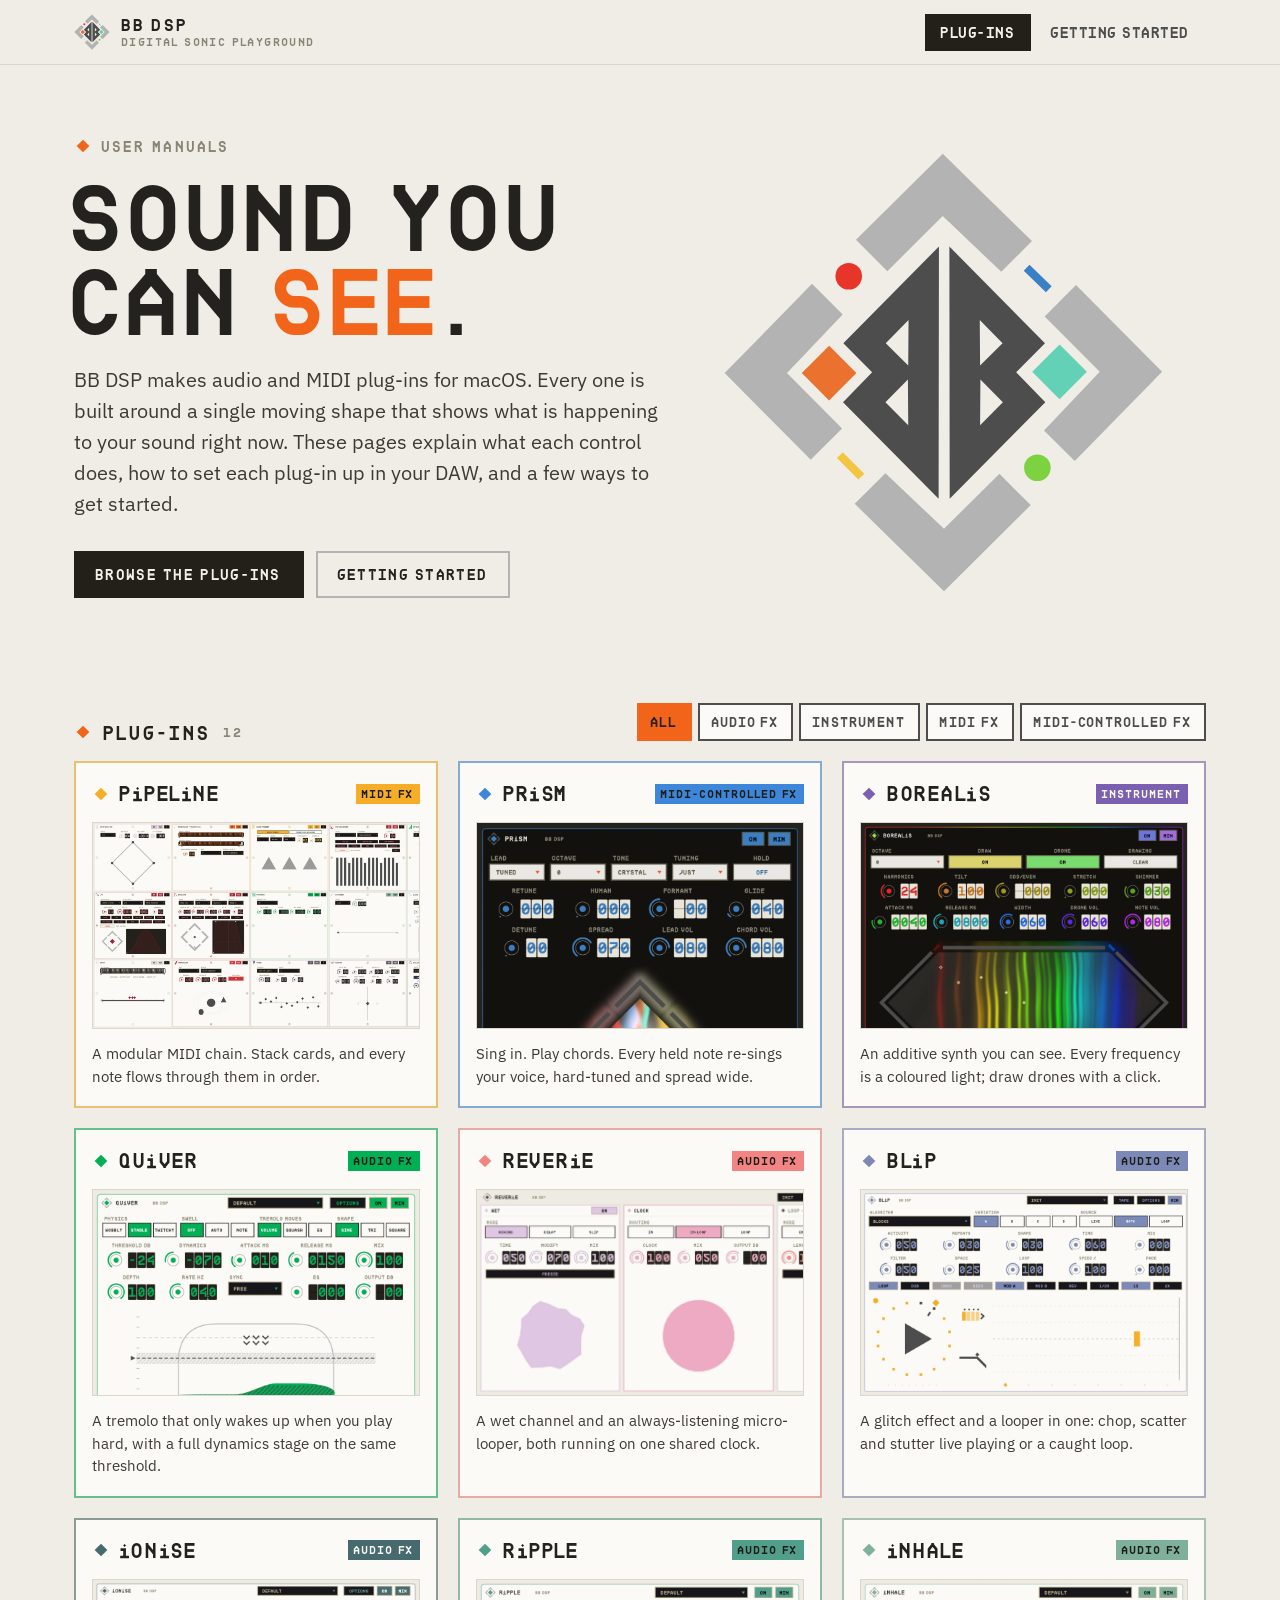
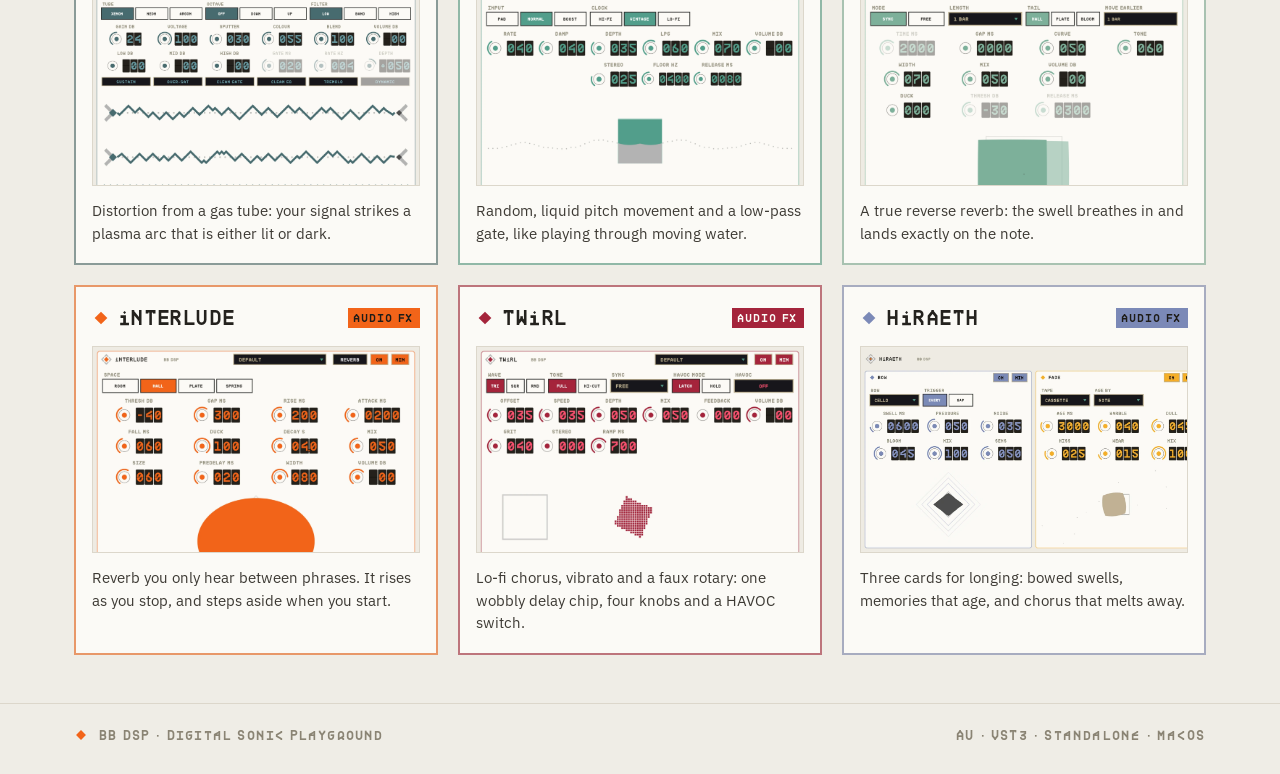
<file: docs/index.html>
<!doctype html>
<html lang="en"><head><meta charset="utf-8">
<meta name="viewport" content="width=device-width, initial-scale=1">
<title>BB DSP Manuals</title>
<meta name="description" content="User manuals for BB DSP audio and MIDI plug-ins.">
<link rel="icon" href="assets/mark.svg" type="image/svg+xml">
<link rel="preconnect" href="https://fonts.googleapis.com"><link rel="preconnect" href="https://fonts.gstatic.com" crossorigin>
<link href="https://fonts.googleapis.com/css2?family=IBM+Plex+Sans:ital,wght@0,400;0,500;0,600;1,400&display=swap" rel="stylesheet">
<link rel="stylesheet" href="assets/site.css?v=94354b3f">
</head><body style="">
<header class="top"><div class="wrap top-in">
<a class="brand" href="index.html"><svg class="logo" viewBox="280 185 1390 1410" role="img" aria-label="BB DSP">
<g fill="#B3B3B3">
<polygon points="697,472 971,200 1253,476 1156,573 971,397 796,571"/>
<polygon points="697,472 971,200 1253,476 1156,573 971,397 796,571" transform="rotate(90 973 891)"/>
<polygon points="697,472 971,200 1253,476 1156,573 971,397 796,571" transform="rotate(180 973 891)"/>
<polygon points="697,472 971,200 1253,476 1156,573 971,397 796,571" transform="rotate(270 973 891)"/>
</g>
<g fill="#4D4D4D" fill-rule="evenodd">
<path d="M959,493 L657,799 L748,890 L656,985 L958,1290 Z M863,725 L791,799 L862,869 Z M861,913 L790,985 L862,1058 Z"/>
<path d="M959,493 L657,799 L748,890 L656,985 L958,1290 Z M863,725 L791,799 L862,869 Z M861,913 L790,985 L862,1058 Z" transform="translate(1951 0) scale(-1 1)"/>
</g>
<circle class="m m1" cx="674" cy="587" r="42" fill="#E8352A"/>
<line class="m m2" x1="1236" y1="560" x2="1306" y2="628" stroke="#3B80C4" stroke-width="26"/>
<rect class="m m3" x="551" y="832" width="122" height="122" fill="#EB712F" transform="rotate(45 612 893)"/>
<rect class="m m4" x="1279" y="828" width="122" height="122" fill="#62D1B5" transform="rotate(45 1340 889)"/>
<line class="m m5" x1="646" y1="1152" x2="714" y2="1220" stroke="#F4C443" stroke-width="26"/>
<circle class="m m6" cx="1270" cy="1192" r="42" fill="#7DD23F"/>
</svg><span><b>BB DSP</b><small>DIGITAL SONIC PLAYGROUND</small></span></a>
<nav><a href="index.html" aria-current="page"><span class="t"><span class="sr">PLUG-INS</span><span aria-hidden="true">PLUG-INS</span></span></a><a href="getting-started.html"><span class="t"><span class="sr">GETTING STARTED</span><span aria-hidden="true">GETTING STARTED</span></span></a></nav></div></header>
<main>
<section class="hero wrap">
<div class="hero-txt">
<p class="eyebrow"><svg class="mk" width="18" height="18" viewBox="0 0 20 20" aria-hidden="true"><rect x="5" y="5" width="10" height="10" transform="rotate(45 10 10)" fill="var(--accent)"/></svg><span>USER MANUALS</span></p>
<h1>Sound you can <em>see</em>.</h1>
<p class="lede">BB DSP makes audio and MIDI plug-ins for macOS. Every one is built around a single moving shape that shows what is happening to your sound right now. These pages explain what each control does, how to set each plug-in up in your DAW, and a few ways to get started.</p>
<p class="cta"><a class="btn" href="#plugins">BROWSE THE PLUG-INS</a><a class="btn ghost" href="getting-started.html">GETTING STARTED</a></p>
</div>
<div class="hero-logo"><svg class="logo" viewBox="280 185 1390 1410" role="img" aria-label="BB DSP">
<g fill="#B3B3B3">
<polygon points="697,472 971,200 1253,476 1156,573 971,397 796,571"/>
<polygon points="697,472 971,200 1253,476 1156,573 971,397 796,571" transform="rotate(90 973 891)"/>
<polygon points="697,472 971,200 1253,476 1156,573 971,397 796,571" transform="rotate(180 973 891)"/>
<polygon points="697,472 971,200 1253,476 1156,573 971,397 796,571" transform="rotate(270 973 891)"/>
</g>
<g fill="#4D4D4D" fill-rule="evenodd">
<path d="M959,493 L657,799 L748,890 L656,985 L958,1290 Z M863,725 L791,799 L862,869 Z M861,913 L790,985 L862,1058 Z"/>
<path d="M959,493 L657,799 L748,890 L656,985 L958,1290 Z M863,725 L791,799 L862,869 Z M861,913 L790,985 L862,1058 Z" transform="translate(1951 0) scale(-1 1)"/>
</g>
<circle class="m m1" cx="674" cy="587" r="42" fill="#E8352A"/>
<line class="m m2" x1="1236" y1="560" x2="1306" y2="628" stroke="#3B80C4" stroke-width="26"/>
<rect class="m m3" x="551" y="832" width="122" height="122" fill="#EB712F" transform="rotate(45 612 893)"/>
<rect class="m m4" x="1279" y="828" width="122" height="122" fill="#62D1B5" transform="rotate(45 1340 889)"/>
<line class="m m5" x1="646" y1="1152" x2="714" y2="1220" stroke="#F4C443" stroke-width="26"/>
<circle class="m m6" cx="1270" cy="1192" r="42" fill="#7DD23F"/>
</svg></div>
</section>
<section class="wrap" id="plugins">
<div class="bar"><h2 class="sec"><svg class="mk" width="18" height="18" viewBox="0 0 20 20" aria-hidden="true"><rect x="5" y="5" width="10" height="10" transform="rotate(45 10 10)" fill="var(--accent)"/></svg><span>PLUG-INS</span><span class="count">12</span></h2>
<div class="seg" role="group" aria-label="Filter by type"><button type="button" data-filter="all" class="on">ALL</button><button type="button" data-filter="fx">AUDIO FX</button><button type="button" data-filter="inst">INSTRUMENT</button><button type="button" data-filter="midi">MIDI FX</button><button type="button" data-filter="mfx">MIDI-CONTROLLED FX</button></div></div>
<div class="grid"><a class="pcard" href="pipeline.html" data-kind="midi" style="--accent:#F6AE28;--accent-ink:#956C21;--accent-lcd:#F6AE28;--accent-on:#1E1C18;--accent-soft:#FAEFD9;">
<div class="pcard-h"><svg class="mk" width="18" height="18" viewBox="0 0 20 20" aria-hidden="true"><rect x="5" y="5" width="10" height="10" transform="rotate(45 10 10)" fill="var(--accent)"/></svg><span class="t"><span class="sr">PiPELiNE</span><span aria-hidden="true">P<svg class="li" viewBox="0 0 68 80"><path d="M3 24h30v41h17v15H1V65h17V39H3z"/><path d="M25.5 0l8 8-8 8-8-8z"/></svg>PEL<svg class="li" viewBox="0 0 68 80"><path d="M3 24h30v41h17v15H1V65h17V39H3z"/><path d="M25.5 0l8 8-8 8-8-8z"/></svg>NE</span></span><span class="chip">MIDI FX</span></div>
<div class="pcard-img"><img src="img/pipeline/pipeline_cards.webp" alt="PiPELiNE interface" loading="lazy"></div>
<p>A modular MIDI chain. Stack cards, and every note flows through them in order.</p></a><a class="pcard" href="prism.html" data-kind="mfx" style="--accent:#3D86D9;--accent-ink:#3875BA;--accent-lcd:#5092DD;--accent-on:#1E1C18;--accent-soft:#E0EAF2;">
<div class="pcard-h"><svg class="mk" width="18" height="18" viewBox="0 0 20 20" aria-hidden="true"><rect x="5" y="5" width="10" height="10" transform="rotate(45 10 10)" fill="var(--accent)"/></svg><span class="t"><span class="sr">PRiSM</span><span aria-hidden="true">PR<svg class="li" viewBox="0 0 68 80"><path d="M3 24h30v41h17v15H1V65h17V39H3z"/><path d="M25.5 0l8 8-8 8-8-8z"/></svg>SM</span></span><span class="chip">MIDI-CONTROLLED FX</span></div>
<div class="pcard-img dark"><img src="img/prism/prism_expanded.webp" alt="PRiSM interface" loading="lazy"></div>
<p>Sing in. Play chords. Every held note re-sings your voice, hard-tuned and spread wide.</p></a><a class="pcard" href="borealis.html" data-kind="inst" style="--accent:#7B5FB0;--accent-ink:#7B5FB0;--accent-lcd:#9B85C3;--accent-on:#FBFAF6;--accent-soft:#E9E4EC;">
<div class="pcard-h"><svg class="mk" width="18" height="18" viewBox="0 0 20 20" aria-hidden="true"><rect x="5" y="5" width="10" height="10" transform="rotate(45 10 10)" fill="var(--accent)"/></svg><span class="t"><span class="sr">BOREALiS</span><span aria-hidden="true">BOREAL<svg class="li" viewBox="0 0 68 80"><path d="M3 24h30v41h17v15H1V65h17V39H3z"/><path d="M25.5 0l8 8-8 8-8-8z"/></svg>S</span></span><span class="chip">INSTRUMENT</span></div>
<div class="pcard-img"><img src="img/borealis/borealis_playing.webp" alt="BOREALiS interface" loading="lazy"></div>
<p>An additive synth you can see. Every frequency is a coloured light; draw drones with a click.</p></a><a class="pcard" href="quiver.html" data-kind="fx" style="--accent:#01AF55;--accent-ink:#098443;--accent-lcd:#01AF55;--accent-on:#1E1C18;--accent-soft:#D8F0DF;">
<div class="pcard-h"><svg class="mk" width="18" height="18" viewBox="0 0 20 20" aria-hidden="true"><rect x="5" y="5" width="10" height="10" transform="rotate(45 10 10)" fill="var(--accent)"/></svg><span class="t"><span class="sr">QUiVER</span><span aria-hidden="true">QU<svg class="li" viewBox="0 0 68 80"><path d="M3 24h30v41h17v15H1V65h17V39H3z"/><path d="M25.5 0l8 8-8 8-8-8z"/></svg>VER</span></span><span class="chip">AUDIO FX</span></div>
<div class="pcard-img"><img src="img/quiver/quiver_dyn_squash_trem.webp" alt="QUiVER interface" loading="lazy"></div>
<p>A tremolo that only wakes up when you play hard, with a full dynamics stage on the same threshold.</p></a><a class="pcard" href="reverie.html" data-kind="fx" style="--accent:#F28583;--accent-ink:#A65F5C;--accent-lcd:#F28583;--accent-on:#1E1C18;--accent-soft:#FAEAE6;">
<div class="pcard-h"><svg class="mk" width="18" height="18" viewBox="0 0 20 20" aria-hidden="true"><rect x="5" y="5" width="10" height="10" transform="rotate(45 10 10)" fill="var(--accent)"/></svg><span class="t"><span class="sr">REVERiE</span><span aria-hidden="true">REVER<svg class="li" viewBox="0 0 68 80"><path d="M3 24h30v41h17v15H1V65h17V39H3z"/><path d="M25.5 0l8 8-8 8-8-8z"/></svg>E</span></span><span class="chip">AUDIO FX</span></div>
<div class="pcard-img"><img src="img/reverie/reverie_reverb_listening.webp" alt="REVERiE interface" loading="lazy"></div>
<p>A wet channel and an always-listening micro-looper, both running on one shared clock.</p></a><a class="pcard" href="blip.html" data-kind="fx" style="--accent:#7B89B7;--accent-ink:#677296;--accent-lcd:#808EBA;--accent-on:#1E1C18;--accent-soft:#E9EAED;">
<div class="pcard-h"><svg class="mk" width="18" height="18" viewBox="0 0 20 20" aria-hidden="true"><rect x="5" y="5" width="10" height="10" transform="rotate(45 10 10)" fill="var(--accent)"/></svg><span class="t"><span class="sr">BLiP</span><span aria-hidden="true">BL<svg class="li" viewBox="0 0 68 80"><path d="M3 24h30v41h17v15H1V65h17V39H3z"/><path d="M25.5 0l8 8-8 8-8-8z"/></svg>P</span></span><span class="chip">AUDIO FX</span></div>
<div class="pcard-img"><img src="img/blip/blip_playing.webp" alt="BLiP interface" loading="lazy"></div>
<p>A glitch effect and a looper in one: chop, scatter and stutter live playing or a caught loop.</p></a><a class="pcard" href="ionise.html" data-kind="fx" style="--accent:#476A6F;--accent-ink:#476A6F;--accent-lcd:#7B9497;--accent-on:#FBFAF6;--accent-soft:#E2E6E3;">
<div class="pcard-h"><svg class="mk" width="18" height="18" viewBox="0 0 20 20" aria-hidden="true"><rect x="5" y="5" width="10" height="10" transform="rotate(45 10 10)" fill="var(--accent)"/></svg><span class="t"><span class="sr">iONiSE</span><span aria-hidden="true"><svg class="li" viewBox="0 0 68 80"><path d="M3 24h30v41h17v15H1V65h17V39H3z"/><path d="M25.5 0l8 8-8 8-8-8z"/></svg>ON<svg class="li" viewBox="0 0 68 80"><path d="M3 24h30v41h17v15H1V65h17V39H3z"/><path d="M25.5 0l8 8-8 8-8-8z"/></svg>SE</span></span><span class="chip">AUDIO FX</span></div>
<div class="pcard-img"><img src="img/ionise/ionise_burning.webp" alt="iONiSE interface" loading="lazy"></div>
<p>Distortion from a gas tube: your signal strikes a plasma arc that is either lit or dark.</p></a><a class="pcard" href="ripple.html" data-kind="fx" style="--accent:#519E8A;--accent-ink:#447E6E;--accent-lcd:#519E8A;--accent-on:#1E1C18;--accent-soft:#E3EDE7;">
<div class="pcard-h"><svg class="mk" width="18" height="18" viewBox="0 0 20 20" aria-hidden="true"><rect x="5" y="5" width="10" height="10" transform="rotate(45 10 10)" fill="var(--accent)"/></svg><span class="t"><span class="sr">RiPPLE</span><span aria-hidden="true">R<svg class="li" viewBox="0 0 68 80"><path d="M3 24h30v41h17v15H1V65h17V39H3z"/><path d="M25.5 0l8 8-8 8-8-8z"/></svg>PPLE</span></span><span class="chip">AUDIO FX</span></div>
<div class="pcard-img"><img src="img/ripple/ripple_default.webp" alt="RiPPLE interface" loading="lazy"></div>
<p>Random, liquid pitch movement and a low-pass gate, like playing through moving water.</p></a><a class="pcard" href="inhale.html" data-kind="fx" style="--accent:#7EB09B;--accent-ink:#5A796B;--accent-lcd:#7EB09B;--accent-on:#1E1C18;--accent-soft:#EAF0E9;">
<div class="pcard-h"><svg class="mk" width="18" height="18" viewBox="0 0 20 20" aria-hidden="true"><rect x="5" y="5" width="10" height="10" transform="rotate(45 10 10)" fill="var(--accent)"/></svg><span class="t"><span class="sr">iNHALE</span><span aria-hidden="true"><svg class="li" viewBox="0 0 68 80"><path d="M3 24h30v41h17v15H1V65h17V39H3z"/><path d="M25.5 0l8 8-8 8-8-8z"/></svg>NHALE</span></span><span class="chip">AUDIO FX</span></div>
<div class="pcard-img"><img src="img/inhale/inhale_default.webp" alt="iNHALE interface" loading="lazy"></div>
<p>A true reverse reverb: the swell breathes in and lands exactly on the note.</p></a><a class="pcard" href="interlude.html" data-kind="fx" style="--accent:#F26419;--accent-ink:#BF5319;--accent-lcd:#F26419;--accent-on:#1E1C18;--accent-soft:#FAE5D7;">
<div class="pcard-h"><svg class="mk" width="18" height="18" viewBox="0 0 20 20" aria-hidden="true"><rect x="5" y="5" width="10" height="10" transform="rotate(45 10 10)" fill="var(--accent)"/></svg><span class="t"><span class="sr">iNTERLUDE</span><span aria-hidden="true"><svg class="li" viewBox="0 0 68 80"><path d="M3 24h30v41h17v15H1V65h17V39H3z"/><path d="M25.5 0l8 8-8 8-8-8z"/></svg>NTERLUDE</span></span><span class="chip">AUDIO FX</span></div>
<div class="pcard-img"><img src="img/interlude/interlude_default.webp" alt="iNTERLUDE interface" loading="lazy"></div>
<p>Reverb you only hear between phrases. It rises as you stop, and steps aside when you start.</p></a><a class="pcard" href="twirl.html" data-kind="fx" style="--accent:#A4243B;--accent-ink:#A4243B;--accent-lcd:#C77987;--accent-on:#FBFAF6;--accent-soft:#EFDCDC;">
<div class="pcard-h"><svg class="mk" width="18" height="18" viewBox="0 0 20 20" aria-hidden="true"><rect x="5" y="5" width="10" height="10" transform="rotate(45 10 10)" fill="var(--accent)"/></svg><span class="t"><span class="sr">TWiRL</span><span aria-hidden="true">TW<svg class="li" viewBox="0 0 68 80"><path d="M3 24h30v41h17v15H1V65h17V39H3z"/><path d="M25.5 0l8 8-8 8-8-8z"/></svg>RL</span></span><span class="chip">AUDIO FX</span></div>
<div class="pcard-img"><img src="img/twirl/twirl_default.webp" alt="TWiRL interface" loading="lazy"></div>
<p>Lo-fi chorus, vibrato and a faux rotary: one wobbly delay chip, four knobs and a HAVOC switch.</p></a><a class="pcard" href="hiraeth.html" data-kind="fx" style="--accent:#7B89B7;--accent-ink:#677296;--accent-lcd:#808EBA;--accent-on:#1E1C18;--accent-soft:#E9EAED;">
<div class="pcard-h"><svg class="mk" width="18" height="18" viewBox="0 0 20 20" aria-hidden="true"><rect x="5" y="5" width="10" height="10" transform="rotate(45 10 10)" fill="var(--accent)"/></svg><span class="t"><span class="sr">HiRAETH</span><span aria-hidden="true">H<svg class="li" viewBox="0 0 68 80"><path d="M3 24h30v41h17v15H1V65h17V39H3z"/><path d="M25.5 0l8 8-8 8-8-8z"/></svg>RAETH</span></span><span class="chip">AUDIO FX</span></div>
<div class="pcard-img"><img src="img/hiraeth/hiraeth_default.webp" alt="HiRAETH interface" loading="lazy"></div>
<p>Three cards for longing: bowed swells, memories that age, and chorus that melts away.</p></a></div>
</section></main>
<footer class="foot"><div class="wrap"><svg class="mk" width="14" height="14" viewBox="0 0 20 20" aria-hidden="true"><rect x="5" y="5" width="10" height="10" transform="rotate(45 10 10)" fill="var(--accent)"/></svg><span>BB DSP · Digital Sonic Playground</span><span class="sp"></span><span>AU · VST3 · Standalone · macOS</span></div></footer>
<script src="assets/site.js?v=e9fea648"></script>
</body></html>
</file>
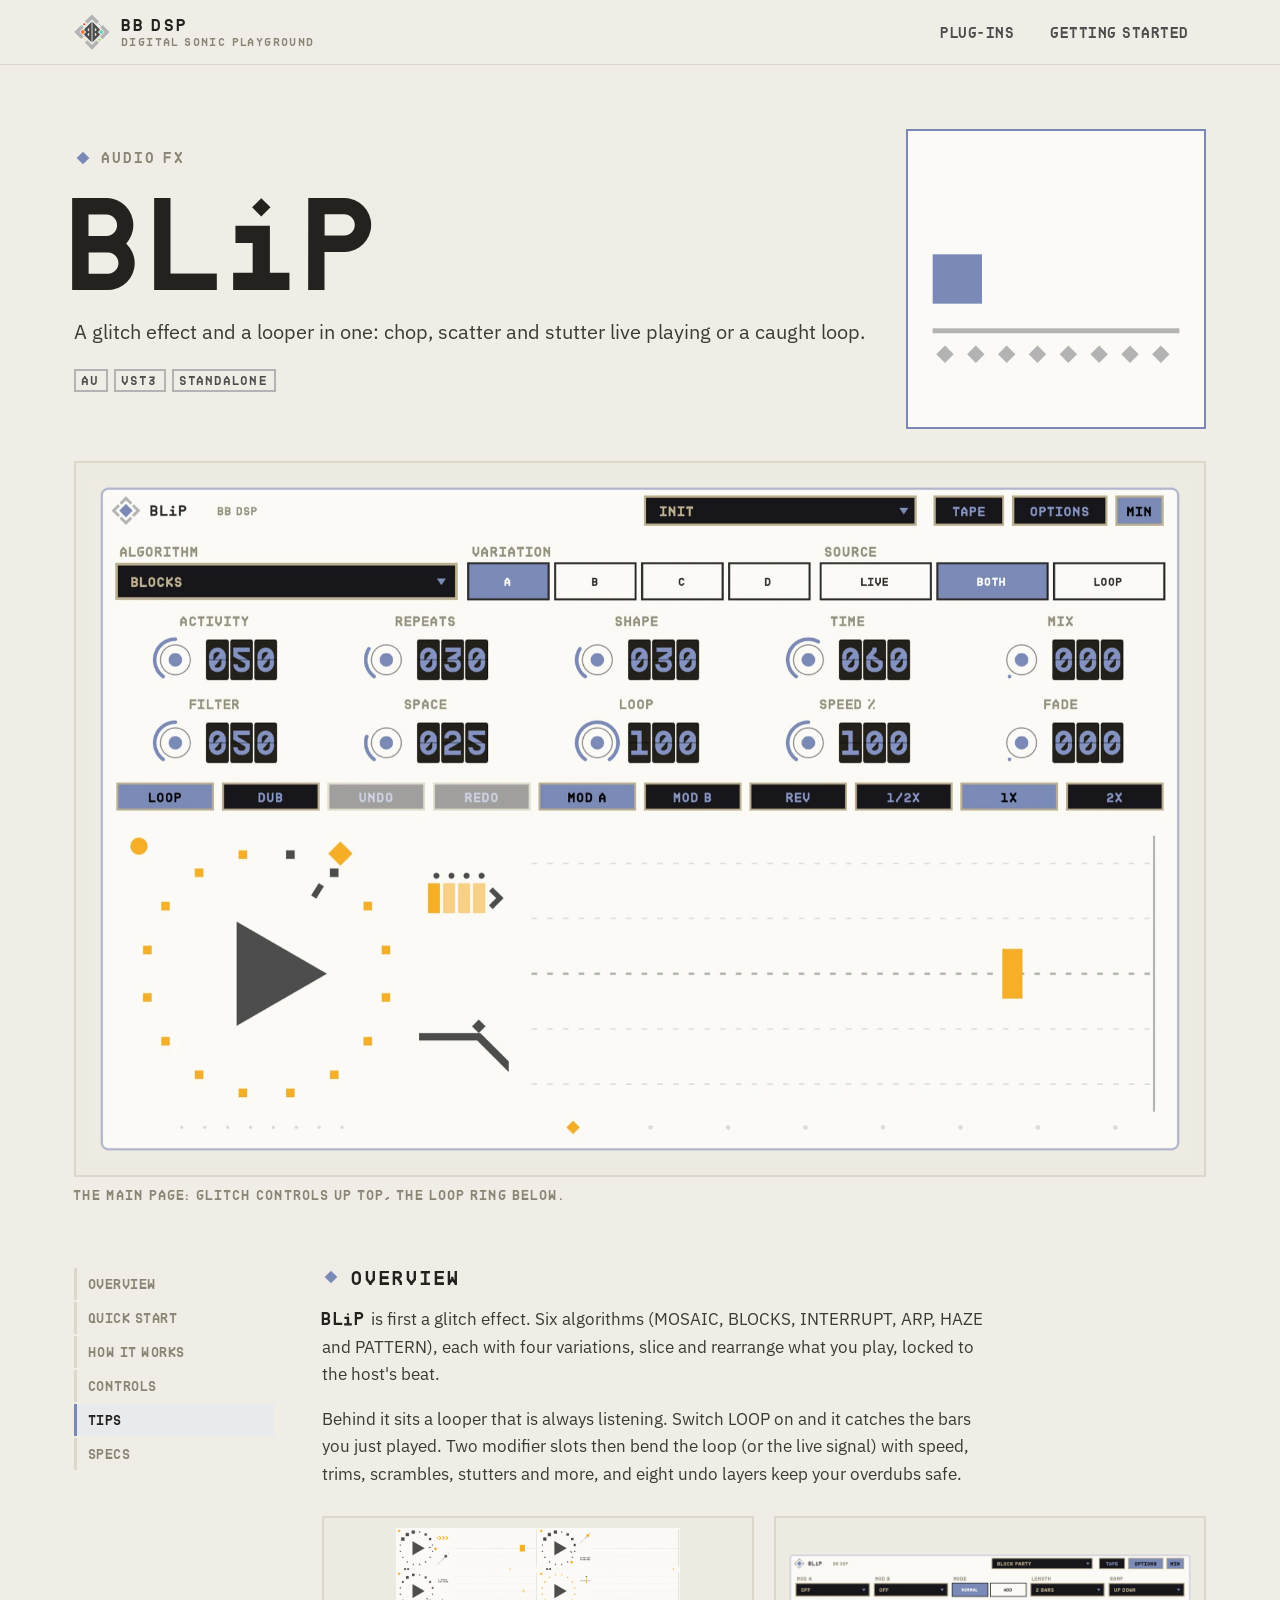
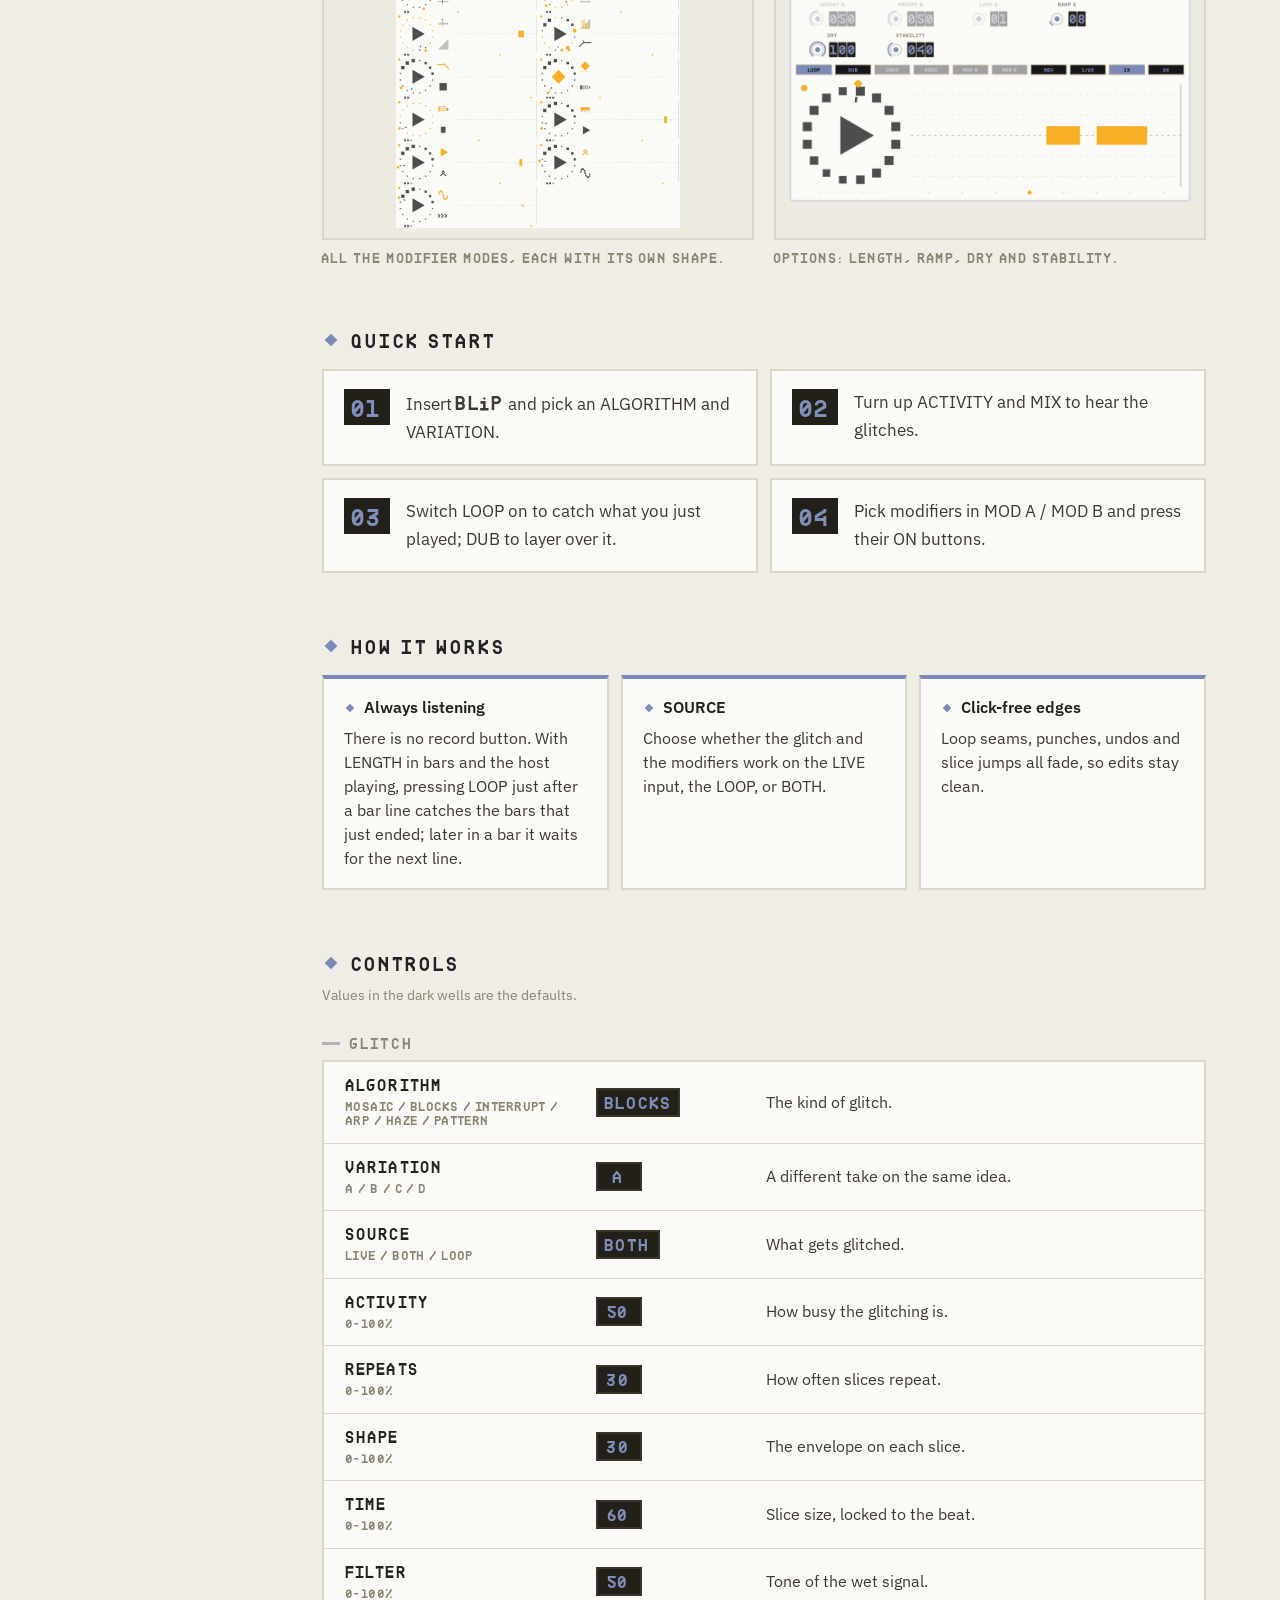
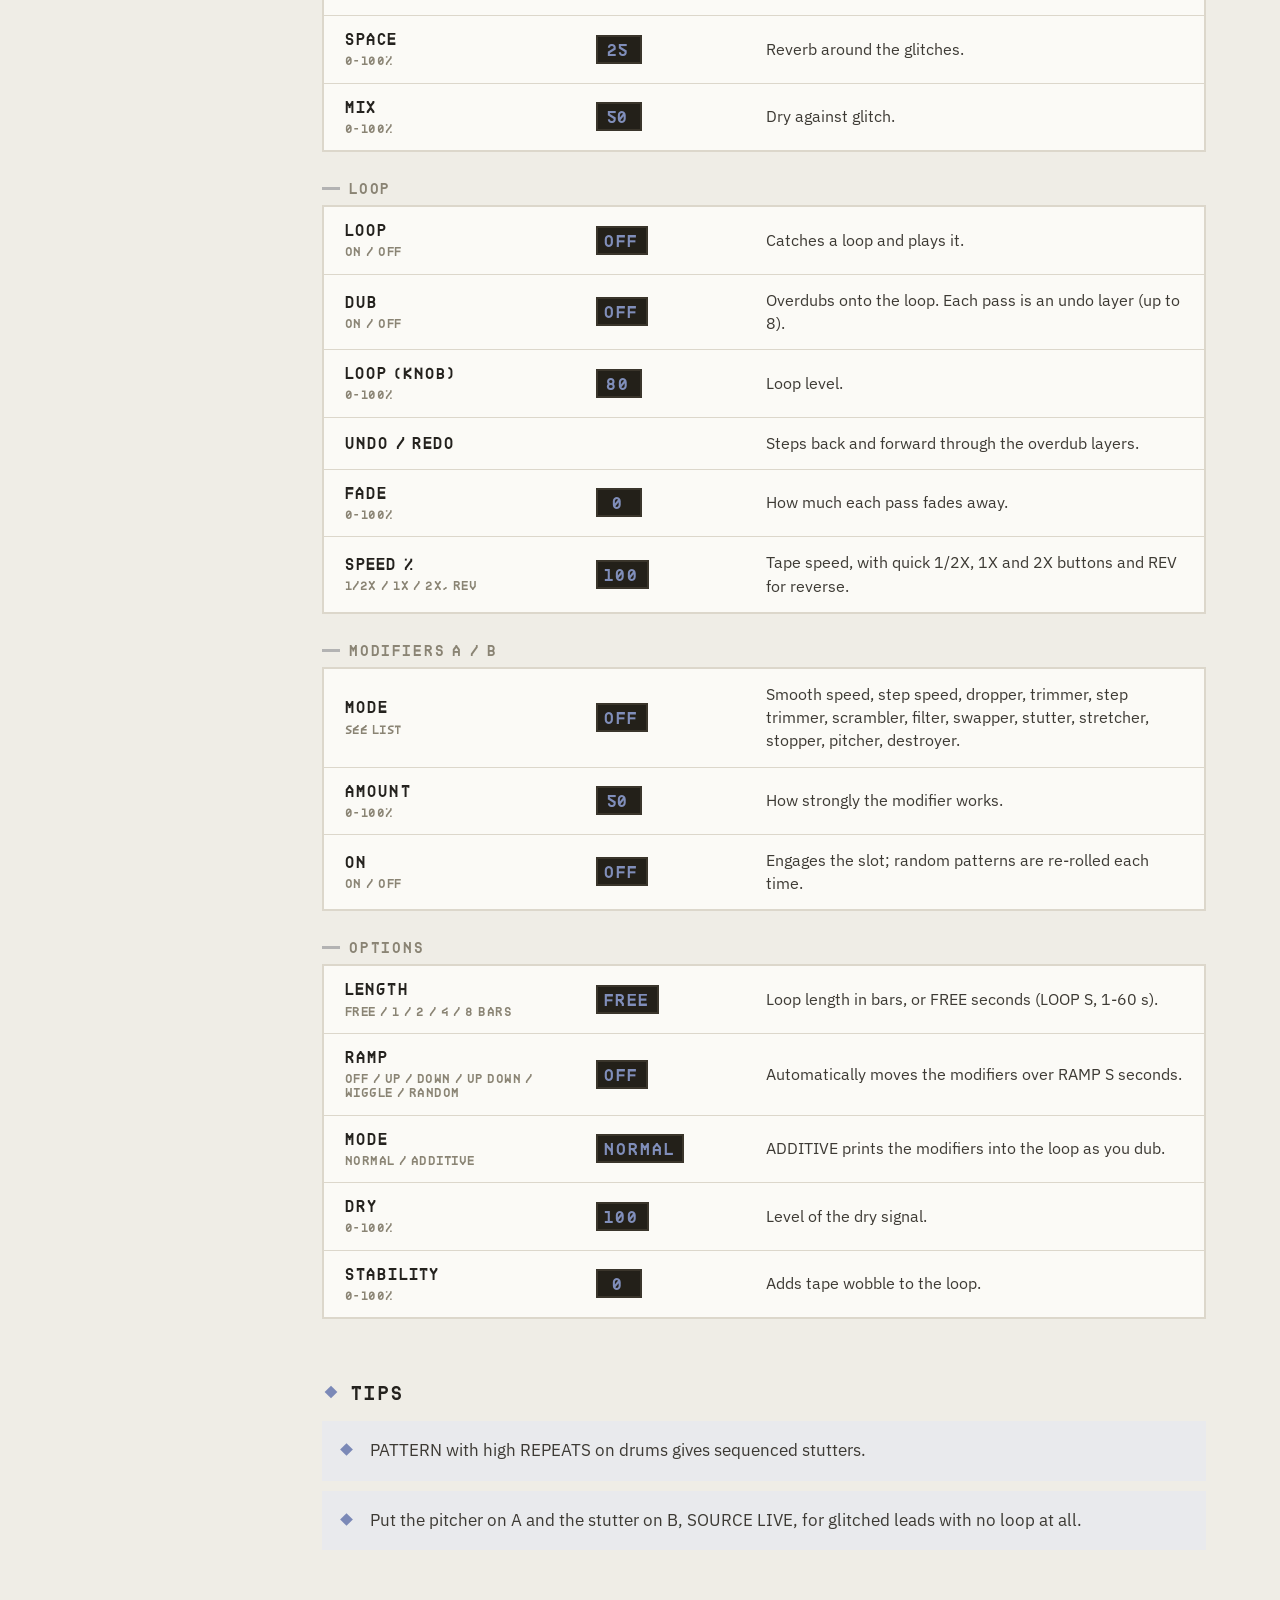
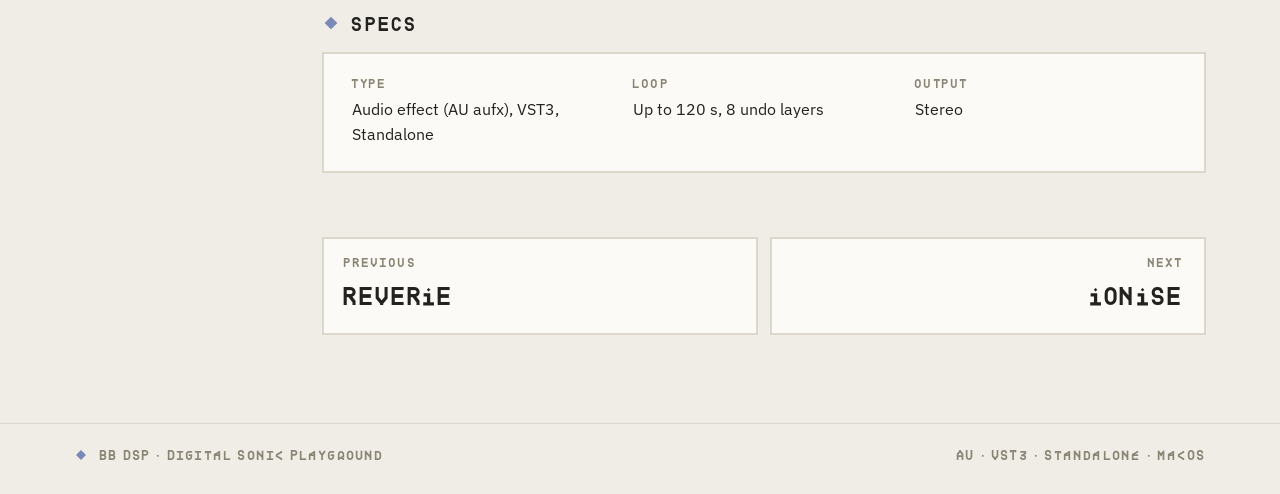
<file: docs/blip.html>
<!doctype html>
<html lang="en"><head><meta charset="utf-8">
<meta name="viewport" content="width=device-width, initial-scale=1">
<title>BLiP Manual · BB DSP</title>
<meta name="description" content="A glitch effect and a looper in one: chop, scatter and stutter live playing or a caught loop.">
<link rel="icon" href="assets/mark.svg" type="image/svg+xml">
<link rel="preconnect" href="https://fonts.googleapis.com"><link rel="preconnect" href="https://fonts.gstatic.com" crossorigin>
<link href="https://fonts.googleapis.com/css2?family=IBM+Plex+Sans:ital,wght@0,400;0,500;0,600;1,400&display=swap" rel="stylesheet">
<link rel="stylesheet" href="assets/site.css?v=94354b3f">
</head><body style="--accent:#7B89B7;--accent-ink:#677296;--accent-lcd:#808EBA;--accent-on:#1E1C18;--accent-soft:#E9EAED;">
<header class="top"><div class="wrap top-in">
<a class="brand" href="index.html"><svg class="logo" viewBox="280 185 1390 1410" role="img" aria-label="BB DSP">
<g fill="#B3B3B3">
<polygon points="697,472 971,200 1253,476 1156,573 971,397 796,571"/>
<polygon points="697,472 971,200 1253,476 1156,573 971,397 796,571" transform="rotate(90 973 891)"/>
<polygon points="697,472 971,200 1253,476 1156,573 971,397 796,571" transform="rotate(180 973 891)"/>
<polygon points="697,472 971,200 1253,476 1156,573 971,397 796,571" transform="rotate(270 973 891)"/>
</g>
<g fill="#4D4D4D" fill-rule="evenodd">
<path d="M959,493 L657,799 L748,890 L656,985 L958,1290 Z M863,725 L791,799 L862,869 Z M861,913 L790,985 L862,1058 Z"/>
<path d="M959,493 L657,799 L748,890 L656,985 L958,1290 Z M863,725 L791,799 L862,869 Z M861,913 L790,985 L862,1058 Z" transform="translate(1951 0) scale(-1 1)"/>
</g>
<circle class="m m1" cx="674" cy="587" r="42" fill="#E8352A"/>
<line class="m m2" x1="1236" y1="560" x2="1306" y2="628" stroke="#3B80C4" stroke-width="26"/>
<rect class="m m3" x="551" y="832" width="122" height="122" fill="#EB712F" transform="rotate(45 612 893)"/>
<rect class="m m4" x="1279" y="828" width="122" height="122" fill="#62D1B5" transform="rotate(45 1340 889)"/>
<line class="m m5" x1="646" y1="1152" x2="714" y2="1220" stroke="#F4C443" stroke-width="26"/>
<circle class="m m6" cx="1270" cy="1192" r="42" fill="#7DD23F"/>
</svg><span><b>BB DSP</b><small>DIGITAL SONIC PLAYGROUND</small></span></a>
<nav><a href="index.html"><span class="t"><span class="sr">PLUG-INS</span><span aria-hidden="true">PLUG-INS</span></span></a><a href="getting-started.html"><span class="t"><span class="sr">GETTING STARTED</span><span aria-hidden="true">GETTING STARTED</span></span></a></nav></div></header>
<main>
<section class="phero wrap">
<div class="phero-txt">
<p class="eyebrow"><svg class="mk" width="18" height="18" viewBox="0 0 20 20" aria-hidden="true"><rect x="5" y="5" width="10" height="10" transform="rotate(45 10 10)" fill="var(--accent)"/></svg><span>AUDIO FX</span></p>
<h1 class="pname"><span class="t"><span class="sr">BLiP</span><span aria-hidden="true">BL<svg class="li" viewBox="0 0 68 80"><path d="M3 24h30v41h17v15H1V65h17V39H3z"/><path d="M25.5 0l8 8-8 8-8-8z"/></svg>P</span></span></h1>
<p class="lede">A glitch effect and a looper in one: chop, scatter and stutter live playing or a caught loop.</p>
<p class="chips"><span class="chip">AU</span><span class="chip">VST3</span><span class="chip">STANDALONE</span></p>
</div>
<div class="phero-motion"><svg class="motion" viewBox="0 0 240 240" aria-hidden="true">
<rect x="20" y="160" width="200" height="4" fill="#B3B3B3"/>
<rect x="20" y="100" width="40" height="40" fill="var(--accent)" style="animation:stutter 2.4s steps(1) infinite"/>
<rect x="25" y="176" width="10" height="10" transform="rotate(45 30 181)" fill="#B3B3B3"/><rect x="50" y="176" width="10" height="10" transform="rotate(45 55 181)" fill="#B3B3B3"/><rect x="75" y="176" width="10" height="10" transform="rotate(45 80 181)" fill="#B3B3B3"/><rect x="100" y="176" width="10" height="10" transform="rotate(45 105 181)" fill="#B3B3B3"/><rect x="125" y="176" width="10" height="10" transform="rotate(45 130 181)" fill="#B3B3B3"/><rect x="150" y="176" width="10" height="10" transform="rotate(45 155 181)" fill="#B3B3B3"/><rect x="175" y="176" width="10" height="10" transform="rotate(45 180 181)" fill="#B3B3B3"/><rect x="200" y="176" width="10" height="10" transform="rotate(45 205 181)" fill="#B3B3B3"/></svg></div>
</section>
<section class="wrap"><figure class="main-shot"><div class="shot"><img src="img/blip/blip_playing.webp" alt="The main page: glitch controls up top, the loop ring below."></div><figcaption>The main page: glitch controls up top, the loop ring below.</figcaption></figure></section>
<div class="wrap layout">
<aside class="toc"><div><a href="#overview"><span class="t"><span class="sr">OVERVIEW</span><span aria-hidden="true">OVERVIEW</span></span></a><a href="#quick"><span class="t"><span class="sr">QUICK START</span><span aria-hidden="true">QUICK START</span></span></a><a href="#how"><span class="t"><span class="sr">HOW IT WORKS</span><span aria-hidden="true">HOW IT WORKS</span></span></a><a href="#controls"><span class="t"><span class="sr">CONTROLS</span><span aria-hidden="true">CONTROLS</span></span></a><a href="#tips"><span class="t"><span class="sr">TIPS</span><span aria-hidden="true">TIPS</span></span></a><a href="#specs"><span class="t"><span class="sr">SPECS</span><span aria-hidden="true">SPECS</span></span></a></div></aside>
<article class="doc">
<h2 class="sec" id="overview"><svg class="mk" width="18" height="18" viewBox="0 0 20 20" aria-hidden="true"><rect x="5" y="5" width="10" height="10" transform="rotate(45 10 10)" fill="var(--accent)"/></svg><span>OVERVIEW</span></h2>
<div class="prose"><p><span class="t"><span class="sr">BLiP</span><span aria-hidden="true">BL<svg class="li" viewBox="0 0 68 80"><path d="M3 24h30v41h17v15H1V65h17V39H3z"/><path d="M25.5 0l8 8-8 8-8-8z"/></svg>P</span></span> is first a glitch effect. Six algorithms (MOSAIC, BLOCKS, INTERRUPT, ARP, HAZE and PATTERN), each with four variations, slice and rearrange what you play, locked to the host&#x27;s beat.</p><p>Behind it sits a looper that is always listening. Switch LOOP on and it catches the bars you just played. Two modifier slots then bend the loop (or the live signal) with speed, trims, scrambles, stutters and more, and eight undo layers keep your overdubs safe.</p></div>
<div class="gallery"><figure><div class="shot"><img src="img/blip/blip_modes.webp" alt="All the modifier modes, each with its own shape." loading="lazy"></div><figcaption>All the modifier modes, each with its own shape.</figcaption></figure><figure><div class="shot"><img src="img/blip/blip_options.webp" alt="OPTIONS: length, ramp, dry and stability." loading="lazy"></div><figcaption>OPTIONS: length, ramp, dry and stability.</figcaption></figure></div>
<h2 class="sec" id="quick"><svg class="mk" width="18" height="18" viewBox="0 0 20 20" aria-hidden="true"><rect x="5" y="5" width="10" height="10" transform="rotate(45 10 10)" fill="var(--accent)"/></svg><span>QUICK START</span></h2>
<ol class="steps"><li><span class="n">01</span><span>Insert <span class="t"><span class="sr">BLiP</span><span aria-hidden="true">BL<svg class="li" viewBox="0 0 68 80"><path d="M3 24h30v41h17v15H1V65h17V39H3z"/><path d="M25.5 0l8 8-8 8-8-8z"/></svg>P</span></span> and pick an ALGORITHM and VARIATION.</span></li><li><span class="n">02</span><span>Turn up ACTIVITY and MIX to hear the glitches.</span></li><li><span class="n">03</span><span>Switch LOOP on to catch what you just played; DUB to layer over it.</span></li><li><span class="n">04</span><span>Pick modifiers in MOD A / MOD B and press their ON buttons.</span></li></ol>
<h2 class="sec" id="how"><svg class="mk" width="18" height="18" viewBox="0 0 20 20" aria-hidden="true"><rect x="5" y="5" width="10" height="10" transform="rotate(45 10 10)" fill="var(--accent)"/></svg><span>HOW IT WORKS</span></h2>
<div class="hows"><div class="how"><h3><svg class="mk" width="12" height="12" viewBox="0 0 20 20" aria-hidden="true"><rect x="5" y="5" width="10" height="10" transform="rotate(45 10 10)" fill="var(--accent)"/></svg>Always listening</h3><p>There is no record button. With LENGTH in bars and the host playing, pressing LOOP just after a bar line catches the bars that just ended; later in a bar it waits for the next line.</p></div><div class="how"><h3><svg class="mk" width="12" height="12" viewBox="0 0 20 20" aria-hidden="true"><rect x="5" y="5" width="10" height="10" transform="rotate(45 10 10)" fill="var(--accent)"/></svg>SOURCE</h3><p>Choose whether the glitch and the modifiers work on the LIVE input, the LOOP, or BOTH.</p></div><div class="how"><h3><svg class="mk" width="12" height="12" viewBox="0 0 20 20" aria-hidden="true"><rect x="5" y="5" width="10" height="10" transform="rotate(45 10 10)" fill="var(--accent)"/></svg>Click-free edges</h3><p>Loop seams, punches, undos and slice jumps all fade, so edits stay clean.</p></div></div>
<h2 class="sec" id="controls"><svg class="mk" width="18" height="18" viewBox="0 0 20 20" aria-hidden="true"><rect x="5" y="5" width="10" height="10" transform="rotate(45 10 10)" fill="var(--accent)"/></svg><span>CONTROLS</span></h2>
<p class="hint">Values in the dark wells are the defaults.</p>
<h3 class="grp">GLITCH</h3><div class="card table"><div class="row"><div class="rn">ALGORITHM<span class="rng">MOSAIC / BLOCKS / INTERRUPT / ARP / HAZE / PATTERN</span></div><div class="rv"><span class="lcd">BLOCKS</span></div><div class="rd">The kind of glitch.</div></div><div class="row"><div class="rn">VARIATION<span class="rng">A / B / C / D</span></div><div class="rv"><span class="lcd">A</span></div><div class="rd">A different take on the same idea.</div></div><div class="row"><div class="rn">SOURCE<span class="rng">LIVE / BOTH / LOOP</span></div><div class="rv"><span class="lcd">BOTH</span></div><div class="rd">What gets glitched.</div></div><div class="row"><div class="rn">ACTIVITY<span class="rng">0-100%</span></div><div class="rv"><span class="lcd">50</span></div><div class="rd">How busy the glitching is.</div></div><div class="row"><div class="rn">REPEATS<span class="rng">0-100%</span></div><div class="rv"><span class="lcd">30</span></div><div class="rd">How often slices repeat.</div></div><div class="row"><div class="rn">SHAPE<span class="rng">0-100%</span></div><div class="rv"><span class="lcd">30</span></div><div class="rd">The envelope on each slice.</div></div><div class="row"><div class="rn">TIME<span class="rng">0-100%</span></div><div class="rv"><span class="lcd">60</span></div><div class="rd">Slice size, locked to the beat.</div></div><div class="row"><div class="rn">FILTER<span class="rng">0-100%</span></div><div class="rv"><span class="lcd">50</span></div><div class="rd">Tone of the wet signal.</div></div><div class="row"><div class="rn">SPACE<span class="rng">0-100%</span></div><div class="rv"><span class="lcd">25</span></div><div class="rd">Reverb around the glitches.</div></div><div class="row"><div class="rn">MIX<span class="rng">0-100%</span></div><div class="rv"><span class="lcd">50</span></div><div class="rd">Dry against glitch.</div></div></div><h3 class="grp">LOOP</h3><div class="card table"><div class="row"><div class="rn">LOOP<span class="rng">ON / OFF</span></div><div class="rv"><span class="lcd">OFF</span></div><div class="rd">Catches a loop and plays it.</div></div><div class="row"><div class="rn">DUB<span class="rng">ON / OFF</span></div><div class="rv"><span class="lcd">OFF</span></div><div class="rd">Overdubs onto the loop. Each pass is an undo layer (up to 8).</div></div><div class="row"><div class="rn">LOOP (knob)<span class="rng">0-100%</span></div><div class="rv"><span class="lcd">80</span></div><div class="rd">Loop level.</div></div><div class="row"><div class="rn">UNDO / REDO</div><div class="rv"></div><div class="rd">Steps back and forward through the overdub layers.</div></div><div class="row"><div class="rn">FADE<span class="rng">0-100%</span></div><div class="rv"><span class="lcd">0</span></div><div class="rd">How much each pass fades away.</div></div><div class="row"><div class="rn">SPEED %<span class="rng">1/2X / 1X / 2X, REV</span></div><div class="rv"><span class="lcd">100</span></div><div class="rd">Tape speed, with quick 1/2X, 1X and 2X buttons and REV for reverse.</div></div></div><h3 class="grp">MODIFIERS A / B</h3><div class="card table"><div class="row"><div class="rn">MODE<span class="rng">see list</span></div><div class="rv"><span class="lcd">OFF</span></div><div class="rd">Smooth speed, step speed, dropper, trimmer, step trimmer, scrambler, filter, swapper, stutter, stretcher, stopper, pitcher, destroyer.</div></div><div class="row"><div class="rn">AMOUNT<span class="rng">0-100%</span></div><div class="rv"><span class="lcd">50</span></div><div class="rd">How strongly the modifier works.</div></div><div class="row"><div class="rn">ON<span class="rng">ON / OFF</span></div><div class="rv"><span class="lcd">OFF</span></div><div class="rd">Engages the slot; random patterns are re-rolled each time.</div></div></div><h3 class="grp">OPTIONS</h3><div class="card table"><div class="row"><div class="rn">LENGTH<span class="rng">FREE / 1 / 2 / 4 / 8 BARS</span></div><div class="rv"><span class="lcd">FREE</span></div><div class="rd">Loop length in bars, or FREE seconds (LOOP S, 1-60 s).</div></div><div class="row"><div class="rn">RAMP<span class="rng">OFF / UP / DOWN / UP DOWN / WIGGLE / RANDOM</span></div><div class="rv"><span class="lcd">OFF</span></div><div class="rd">Automatically moves the modifiers over RAMP S seconds.</div></div><div class="row"><div class="rn">MODE<span class="rng">NORMAL / ADDITIVE</span></div><div class="rv"><span class="lcd">NORMAL</span></div><div class="rd">ADDITIVE prints the modifiers into the loop as you dub.</div></div><div class="row"><div class="rn">DRY<span class="rng">0-100%</span></div><div class="rv"><span class="lcd">100</span></div><div class="rd">Level of the dry signal.</div></div><div class="row"><div class="rn">STABILITY<span class="rng">0-100%</span></div><div class="rv"><span class="lcd">0</span></div><div class="rd">Adds tape wobble to the loop.</div></div></div>
<h2 class="sec" id="tips"><svg class="mk" width="18" height="18" viewBox="0 0 20 20" aria-hidden="true"><rect x="5" y="5" width="10" height="10" transform="rotate(45 10 10)" fill="var(--accent)"/></svg><span>TIPS</span></h2>
<ul class="tips"><li>PATTERN with high REPEATS on drums gives sequenced stutters.</li><li>Put the pitcher on A and the stutter on B, SOURCE LIVE, for glitched leads with no loop at all.</li></ul>
<h2 class="sec" id="specs"><svg class="mk" width="18" height="18" viewBox="0 0 20 20" aria-hidden="true"><rect x="5" y="5" width="10" height="10" transform="rotate(45 10 10)" fill="var(--accent)"/></svg><span>SPECS</span></h2>
<dl class="specs card"><div><dt>TYPE</dt><dd>Audio effect (AU aufx), VST3, Standalone</dd></div><div><dt>LOOP</dt><dd>Up to 120 s, 8 undo layers</dd></div><div><dt>OUTPUT</dt><dd>Stereo</dd></div></dl>
<nav class="pn">
<a href="reverie.html" style="--accent:#F28583;--accent-ink:#A65F5C;--accent-lcd:#F28583;--accent-on:#1E1C18;--accent-soft:#FAEAE6;"><small>PREVIOUS</small><span class="t"><span class="sr">REVERiE</span><span aria-hidden="true">REVER<svg class="li" viewBox="0 0 68 80"><path d="M3 24h30v41h17v15H1V65h17V39H3z"/><path d="M25.5 0l8 8-8 8-8-8z"/></svg>E</span></span></a>
<a href="ionise.html" class="nx" style="--accent:#476A6F;--accent-ink:#476A6F;--accent-lcd:#7B9497;--accent-on:#FBFAF6;--accent-soft:#E2E6E3;"><small>NEXT</small><span class="t"><span class="sr">iONiSE</span><span aria-hidden="true"><svg class="li" viewBox="0 0 68 80"><path d="M3 24h30v41h17v15H1V65h17V39H3z"/><path d="M25.5 0l8 8-8 8-8-8z"/></svg>ON<svg class="li" viewBox="0 0 68 80"><path d="M3 24h30v41h17v15H1V65h17V39H3z"/><path d="M25.5 0l8 8-8 8-8-8z"/></svg>SE</span></span></a>
</nav>
</article></div></main>
<footer class="foot"><div class="wrap"><svg class="mk" width="14" height="14" viewBox="0 0 20 20" aria-hidden="true"><rect x="5" y="5" width="10" height="10" transform="rotate(45 10 10)" fill="var(--accent)"/></svg><span>BB DSP · Digital Sonic Playground</span><span class="sp"></span><span>AU · VST3 · Standalone · macOS</span></div></footer>
<script src="assets/site.js?v=e9fea648"></script>
</body></html>
</file>
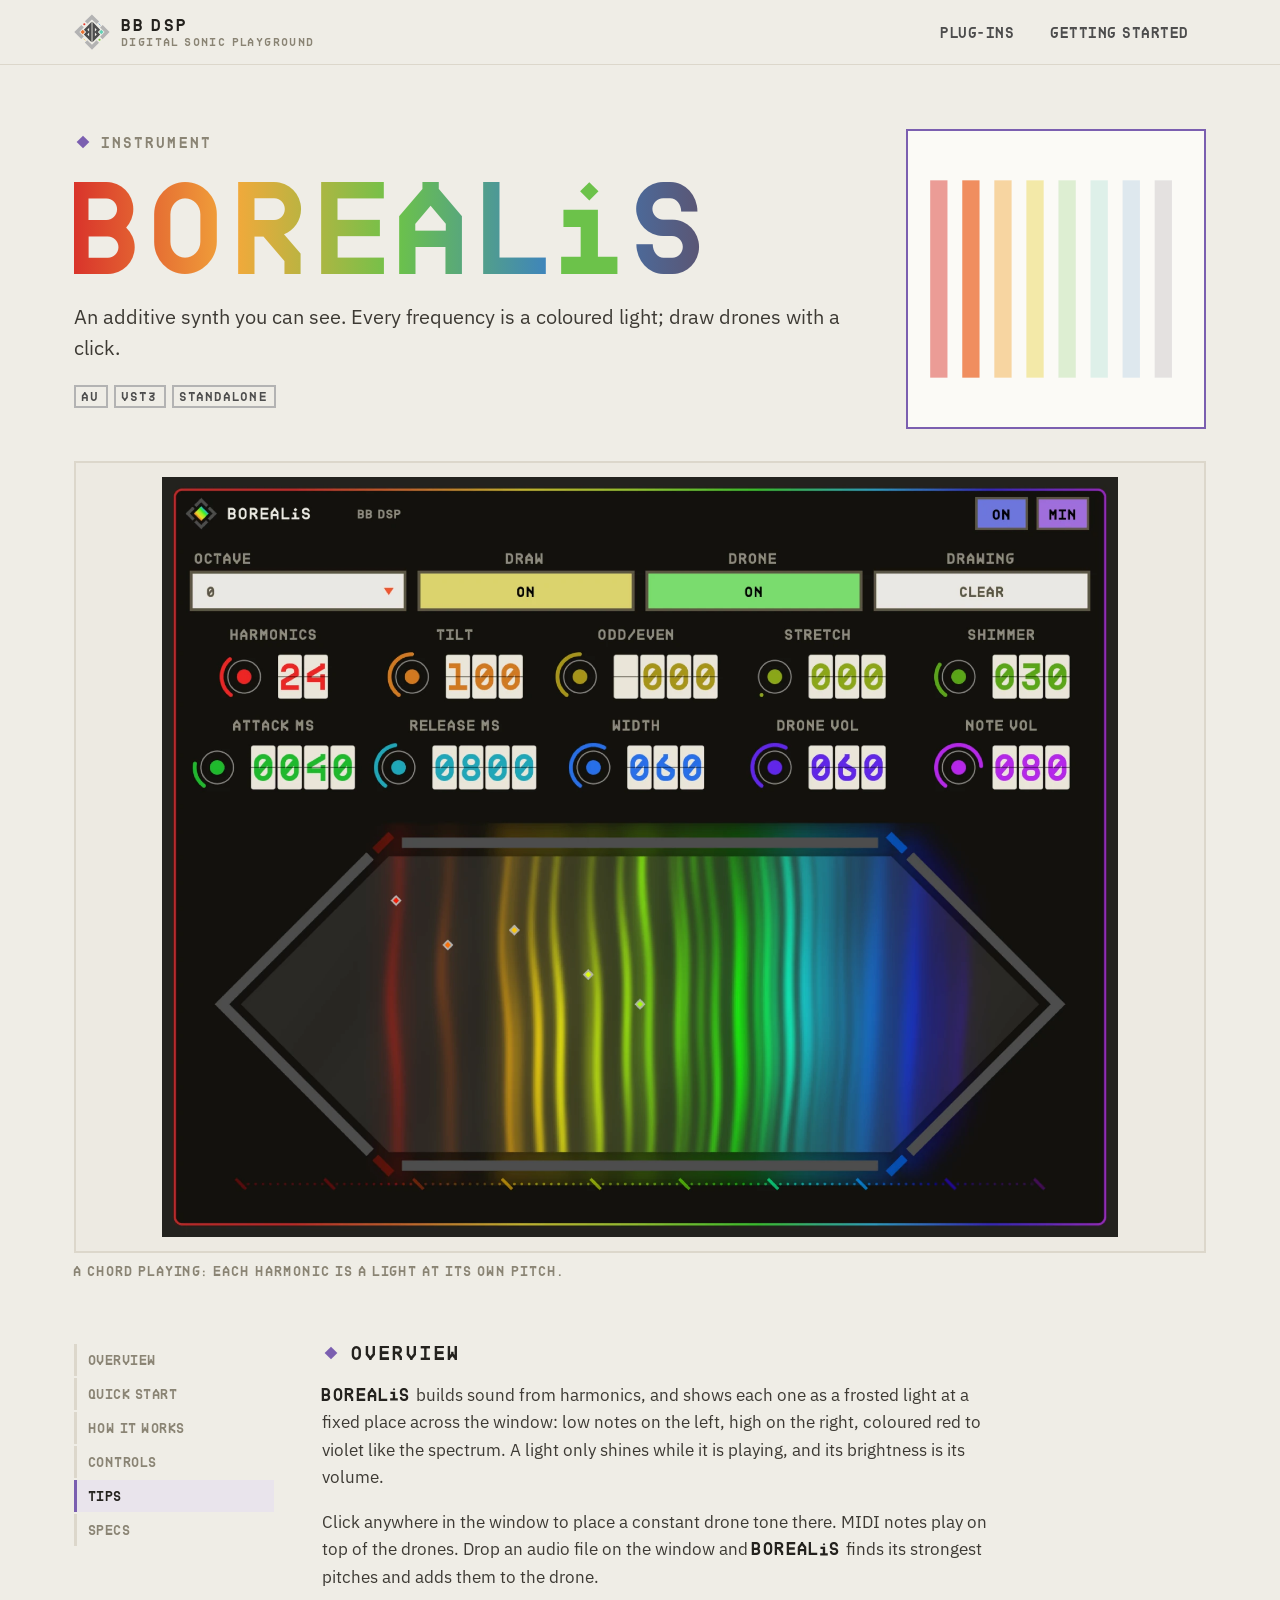
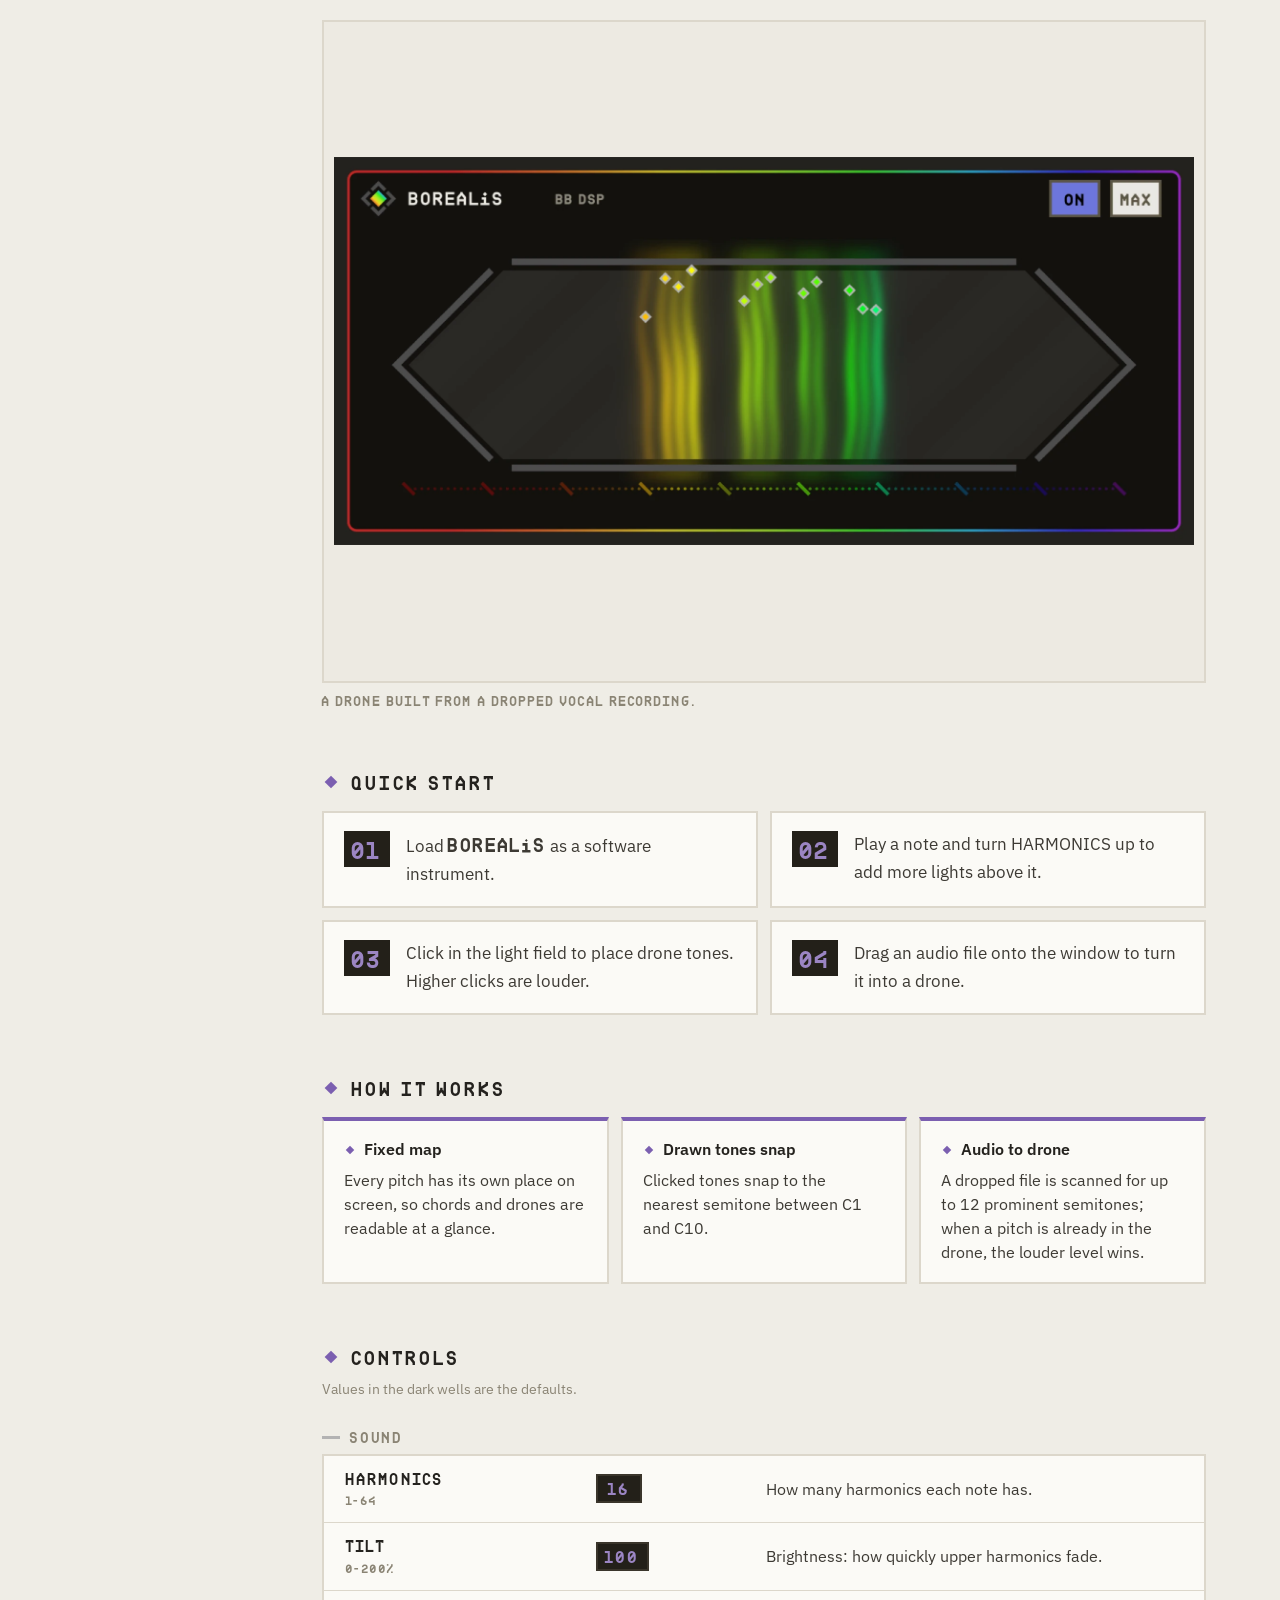
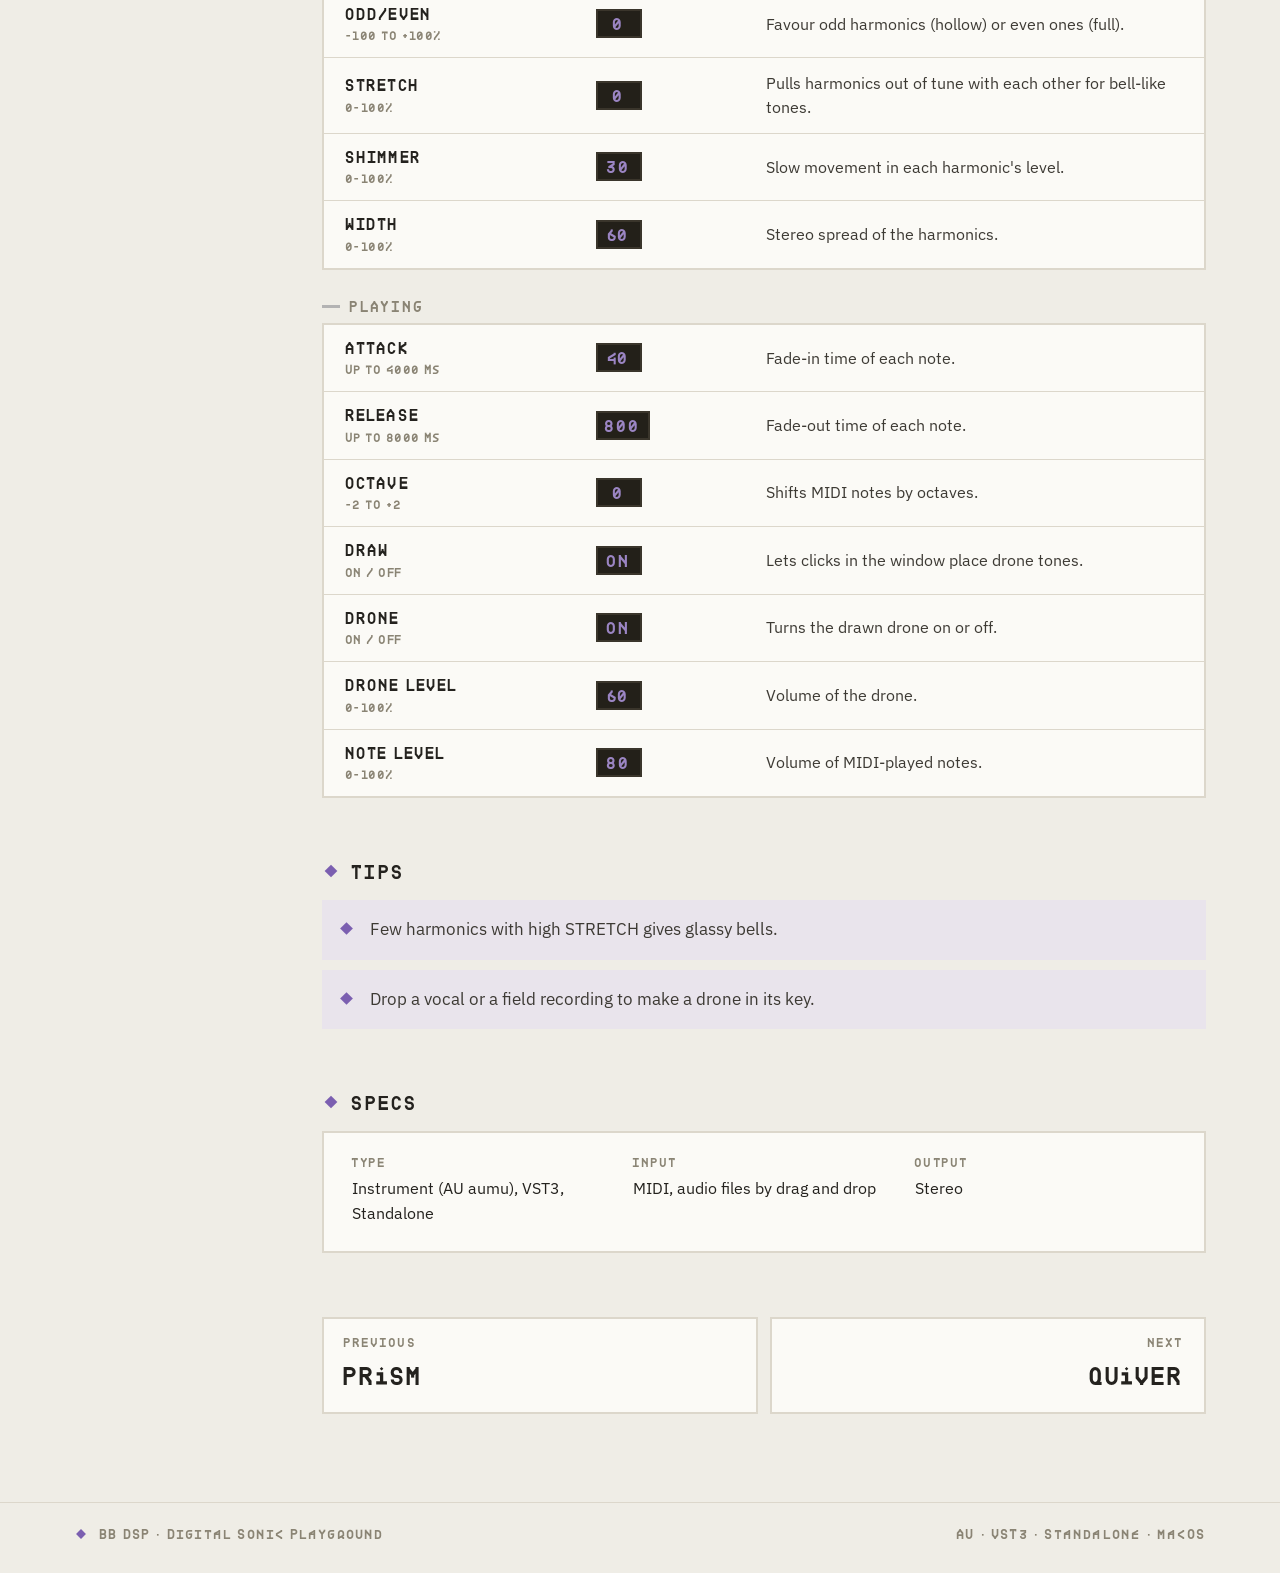
<file: docs/borealis.html>
<!doctype html>
<html lang="en"><head><meta charset="utf-8">
<meta name="viewport" content="width=device-width, initial-scale=1">
<title>BOREALiS Manual · BB DSP</title>
<meta name="description" content="An additive synth you can see. Every frequency is a coloured light; draw drones with a click.">
<link rel="icon" href="assets/mark.svg" type="image/svg+xml">
<link rel="preconnect" href="https://fonts.googleapis.com"><link rel="preconnect" href="https://fonts.gstatic.com" crossorigin>
<link href="https://fonts.googleapis.com/css2?family=IBM+Plex+Sans:ital,wght@0,400;0,500;0,600;1,400&display=swap" rel="stylesheet">
<link rel="stylesheet" href="assets/site.css?v=94354b3f">
</head><body style="--accent:#7B5FB0;--accent-ink:#7B5FB0;--accent-lcd:#9B85C3;--accent-on:#FBFAF6;--accent-soft:#E9E4EC;--accent-grad:linear-gradient(90deg,#D9342B,#F2A93B,#6CC24A,#3B80C4,#5F5069);">
<header class="top"><div class="wrap top-in">
<a class="brand" href="index.html"><svg class="logo" viewBox="280 185 1390 1410" role="img" aria-label="BB DSP">
<g fill="#B3B3B3">
<polygon points="697,472 971,200 1253,476 1156,573 971,397 796,571"/>
<polygon points="697,472 971,200 1253,476 1156,573 971,397 796,571" transform="rotate(90 973 891)"/>
<polygon points="697,472 971,200 1253,476 1156,573 971,397 796,571" transform="rotate(180 973 891)"/>
<polygon points="697,472 971,200 1253,476 1156,573 971,397 796,571" transform="rotate(270 973 891)"/>
</g>
<g fill="#4D4D4D" fill-rule="evenodd">
<path d="M959,493 L657,799 L748,890 L656,985 L958,1290 Z M863,725 L791,799 L862,869 Z M861,913 L790,985 L862,1058 Z"/>
<path d="M959,493 L657,799 L748,890 L656,985 L958,1290 Z M863,725 L791,799 L862,869 Z M861,913 L790,985 L862,1058 Z" transform="translate(1951 0) scale(-1 1)"/>
</g>
<circle class="m m1" cx="674" cy="587" r="42" fill="#E8352A"/>
<line class="m m2" x1="1236" y1="560" x2="1306" y2="628" stroke="#3B80C4" stroke-width="26"/>
<rect class="m m3" x="551" y="832" width="122" height="122" fill="#EB712F" transform="rotate(45 612 893)"/>
<rect class="m m4" x="1279" y="828" width="122" height="122" fill="#62D1B5" transform="rotate(45 1340 889)"/>
<line class="m m5" x1="646" y1="1152" x2="714" y2="1220" stroke="#F4C443" stroke-width="26"/>
<circle class="m m6" cx="1270" cy="1192" r="42" fill="#7DD23F"/>
</svg><span><b>BB DSP</b><small>DIGITAL SONIC PLAYGROUND</small></span></a>
<nav><a href="index.html"><span class="t"><span class="sr">PLUG-INS</span><span aria-hidden="true">PLUG-INS</span></span></a><a href="getting-started.html"><span class="t"><span class="sr">GETTING STARTED</span><span aria-hidden="true">GETTING STARTED</span></span></a></nav></div></header>
<main>
<section class="phero wrap">
<div class="phero-txt">
<p class="eyebrow"><svg class="mk" width="18" height="18" viewBox="0 0 20 20" aria-hidden="true"><rect x="5" y="5" width="10" height="10" transform="rotate(45 10 10)" fill="var(--accent)"/></svg><span>INSTRUMENT</span></p>
<h1 class="pname grad"><span class="t"><span class="sr">BOREALiS</span><span aria-hidden="true">BOREAL<svg class="li" viewBox="0 0 68 80"><path d="M3 24h30v41h17v15H1V65h17V39H3z"/><path d="M25.5 0l8 8-8 8-8-8z"/></svg>S</span></span></h1>
<p class="lede">An additive synth you can see. Every frequency is a coloured light; draw drones with a click.</p>
<p class="chips"><span class="chip">AU</span><span class="chip">VST3</span><span class="chip">STANDALONE</span></p>
</div>
<div class="phero-motion"><svg class="motion" viewBox="0 0 240 240" aria-hidden="true"><rect x="18" y="40" width="14" height="160" fill="#D9342B" opacity=".15"><animate attributeName="opacity" values=".12;.9;.12" dur="2.2s" begin="0.0s" repeatCount="indefinite"/></rect><rect x="44" y="40" width="14" height="160" fill="#EC6A2C" opacity=".15"><animate attributeName="opacity" values=".12;.9;.12" dur="3.3000000000000003s" begin="0.37s" repeatCount="indefinite"/></rect><rect x="70" y="40" width="14" height="160" fill="#F2A93B" opacity=".15"><animate attributeName="opacity" values=".12;.9;.12" dur="4.4s" begin="0.74s" repeatCount="indefinite"/></rect><rect x="96" y="40" width="14" height="160" fill="#E8D44A" opacity=".15"><animate attributeName="opacity" values=".12;.9;.12" dur="2.75s" begin="1.1099999999999999s" repeatCount="indefinite"/></rect><rect x="122" y="40" width="14" height="160" fill="#6CC24A" opacity=".15"><animate attributeName="opacity" values=".12;.9;.12" dur="3.8500000000000005s" begin="1.48s" repeatCount="indefinite"/></rect><rect x="148" y="40" width="14" height="160" fill="#3BB3A0" opacity=".15"><animate attributeName="opacity" values=".12;.9;.12" dur="2.2s" begin="1.85s" repeatCount="indefinite"/></rect><rect x="174" y="40" width="14" height="160" fill="#3B80C4" opacity=".15"><animate attributeName="opacity" values=".12;.9;.12" dur="3.3000000000000003s" begin="2.2199999999999998s" repeatCount="indefinite"/></rect><rect x="200" y="40" width="14" height="160" fill="#5F5069" opacity=".15"><animate attributeName="opacity" values=".12;.9;.12" dur="4.4s" begin="2.59s" repeatCount="indefinite"/></rect></svg></div>
</section>
<section class="wrap"><figure class="main-shot"><div class="shot"><img src="img/borealis/borealis_playing.webp" alt="A chord playing: each harmonic is a light at its own pitch."></div><figcaption>A chord playing: each harmonic is a light at its own pitch.</figcaption></figure></section>
<div class="wrap layout">
<aside class="toc"><div><a href="#overview"><span class="t"><span class="sr">OVERVIEW</span><span aria-hidden="true">OVERVIEW</span></span></a><a href="#quick"><span class="t"><span class="sr">QUICK START</span><span aria-hidden="true">QUICK START</span></span></a><a href="#how"><span class="t"><span class="sr">HOW IT WORKS</span><span aria-hidden="true">HOW IT WORKS</span></span></a><a href="#controls"><span class="t"><span class="sr">CONTROLS</span><span aria-hidden="true">CONTROLS</span></span></a><a href="#tips"><span class="t"><span class="sr">TIPS</span><span aria-hidden="true">TIPS</span></span></a><a href="#specs"><span class="t"><span class="sr">SPECS</span><span aria-hidden="true">SPECS</span></span></a></div></aside>
<article class="doc">
<h2 class="sec" id="overview"><svg class="mk" width="18" height="18" viewBox="0 0 20 20" aria-hidden="true"><rect x="5" y="5" width="10" height="10" transform="rotate(45 10 10)" fill="var(--accent)"/></svg><span>OVERVIEW</span></h2>
<div class="prose"><p><span class="t"><span class="sr">BOREALiS</span><span aria-hidden="true">BOREAL<svg class="li" viewBox="0 0 68 80"><path d="M3 24h30v41h17v15H1V65h17V39H3z"/><path d="M25.5 0l8 8-8 8-8-8z"/></svg>S</span></span> builds sound from harmonics, and shows each one as a frosted light at a fixed place across the window: low notes on the left, high on the right, coloured red to violet like the spectrum. A light only shines while it is playing, and its brightness is its volume.</p><p>Click anywhere in the window to place a constant drone tone there. MIDI notes play on top of the drones. Drop an audio file on the window and <span class="t"><span class="sr">BOREALiS</span><span aria-hidden="true">BOREAL<svg class="li" viewBox="0 0 68 80"><path d="M3 24h30v41h17v15H1V65h17V39H3z"/><path d="M25.5 0l8 8-8 8-8-8z"/></svg>S</span></span> finds its strongest pitches and adds them to the drone.</p></div>
<div class="gallery"><figure><div class="shot"><img src="img/borealis/borealis_from_vocal.webp" alt="A drone built from a dropped vocal recording." loading="lazy"></div><figcaption>A drone built from a dropped vocal recording.</figcaption></figure></div>
<h2 class="sec" id="quick"><svg class="mk" width="18" height="18" viewBox="0 0 20 20" aria-hidden="true"><rect x="5" y="5" width="10" height="10" transform="rotate(45 10 10)" fill="var(--accent)"/></svg><span>QUICK START</span></h2>
<ol class="steps"><li><span class="n">01</span><span>Load <span class="t"><span class="sr">BOREALiS</span><span aria-hidden="true">BOREAL<svg class="li" viewBox="0 0 68 80"><path d="M3 24h30v41h17v15H1V65h17V39H3z"/><path d="M25.5 0l8 8-8 8-8-8z"/></svg>S</span></span> as a software instrument.</span></li><li><span class="n">02</span><span>Play a note and turn HARMONICS up to add more lights above it.</span></li><li><span class="n">03</span><span>Click in the light field to place drone tones. Higher clicks are louder.</span></li><li><span class="n">04</span><span>Drag an audio file onto the window to turn it into a drone.</span></li></ol>
<h2 class="sec" id="how"><svg class="mk" width="18" height="18" viewBox="0 0 20 20" aria-hidden="true"><rect x="5" y="5" width="10" height="10" transform="rotate(45 10 10)" fill="var(--accent)"/></svg><span>HOW IT WORKS</span></h2>
<div class="hows"><div class="how"><h3><svg class="mk" width="12" height="12" viewBox="0 0 20 20" aria-hidden="true"><rect x="5" y="5" width="10" height="10" transform="rotate(45 10 10)" fill="var(--accent)"/></svg>Fixed map</h3><p>Every pitch has its own place on screen, so chords and drones are readable at a glance.</p></div><div class="how"><h3><svg class="mk" width="12" height="12" viewBox="0 0 20 20" aria-hidden="true"><rect x="5" y="5" width="10" height="10" transform="rotate(45 10 10)" fill="var(--accent)"/></svg>Drawn tones snap</h3><p>Clicked tones snap to the nearest semitone between C1 and C10.</p></div><div class="how"><h3><svg class="mk" width="12" height="12" viewBox="0 0 20 20" aria-hidden="true"><rect x="5" y="5" width="10" height="10" transform="rotate(45 10 10)" fill="var(--accent)"/></svg>Audio to drone</h3><p>A dropped file is scanned for up to 12 prominent semitones; when a pitch is already in the drone, the louder level wins.</p></div></div>
<h2 class="sec" id="controls"><svg class="mk" width="18" height="18" viewBox="0 0 20 20" aria-hidden="true"><rect x="5" y="5" width="10" height="10" transform="rotate(45 10 10)" fill="var(--accent)"/></svg><span>CONTROLS</span></h2>
<p class="hint">Values in the dark wells are the defaults.</p>
<h3 class="grp">SOUND</h3><div class="card table"><div class="row"><div class="rn">HARMONICS<span class="rng">1-64</span></div><div class="rv"><span class="lcd">16</span></div><div class="rd">How many harmonics each note has.</div></div><div class="row"><div class="rn">TILT<span class="rng">0-200%</span></div><div class="rv"><span class="lcd">100</span></div><div class="rd">Brightness: how quickly upper harmonics fade.</div></div><div class="row"><div class="rn">ODD/EVEN<span class="rng">-100 to +100%</span></div><div class="rv"><span class="lcd">0</span></div><div class="rd">Favour odd harmonics (hollow) or even ones (full).</div></div><div class="row"><div class="rn">STRETCH<span class="rng">0-100%</span></div><div class="rv"><span class="lcd">0</span></div><div class="rd">Pulls harmonics out of tune with each other for bell-like tones.</div></div><div class="row"><div class="rn">SHIMMER<span class="rng">0-100%</span></div><div class="rv"><span class="lcd">30</span></div><div class="rd">Slow movement in each harmonic&#x27;s level.</div></div><div class="row"><div class="rn">WIDTH<span class="rng">0-100%</span></div><div class="rv"><span class="lcd">60</span></div><div class="rd">Stereo spread of the harmonics.</div></div></div><h3 class="grp">PLAYING</h3><div class="card table"><div class="row"><div class="rn">ATTACK<span class="rng">up to 4000 ms</span></div><div class="rv"><span class="lcd">40</span></div><div class="rd">Fade-in time of each note.</div></div><div class="row"><div class="rn">RELEASE<span class="rng">up to 8000 ms</span></div><div class="rv"><span class="lcd">800</span></div><div class="rd">Fade-out time of each note.</div></div><div class="row"><div class="rn">OCTAVE<span class="rng">-2 to +2</span></div><div class="rv"><span class="lcd">0</span></div><div class="rd">Shifts MIDI notes by octaves.</div></div><div class="row"><div class="rn">DRAW<span class="rng">ON / OFF</span></div><div class="rv"><span class="lcd">ON</span></div><div class="rd">Lets clicks in the window place drone tones.</div></div><div class="row"><div class="rn">DRONE<span class="rng">ON / OFF</span></div><div class="rv"><span class="lcd">ON</span></div><div class="rd">Turns the drawn drone on or off.</div></div><div class="row"><div class="rn">DRONE LEVEL<span class="rng">0-100%</span></div><div class="rv"><span class="lcd">60</span></div><div class="rd">Volume of the drone.</div></div><div class="row"><div class="rn">NOTE LEVEL<span class="rng">0-100%</span></div><div class="rv"><span class="lcd">80</span></div><div class="rd">Volume of MIDI-played notes.</div></div></div>
<h2 class="sec" id="tips"><svg class="mk" width="18" height="18" viewBox="0 0 20 20" aria-hidden="true"><rect x="5" y="5" width="10" height="10" transform="rotate(45 10 10)" fill="var(--accent)"/></svg><span>TIPS</span></h2>
<ul class="tips"><li>Few harmonics with high STRETCH gives glassy bells.</li><li>Drop a vocal or a field recording to make a drone in its key.</li></ul>
<h2 class="sec" id="specs"><svg class="mk" width="18" height="18" viewBox="0 0 20 20" aria-hidden="true"><rect x="5" y="5" width="10" height="10" transform="rotate(45 10 10)" fill="var(--accent)"/></svg><span>SPECS</span></h2>
<dl class="specs card"><div><dt>TYPE</dt><dd>Instrument (AU aumu), VST3, Standalone</dd></div><div><dt>INPUT</dt><dd>MIDI, audio files by drag and drop</dd></div><div><dt>OUTPUT</dt><dd>Stereo</dd></div></dl>
<nav class="pn">
<a href="prism.html" style="--accent:#3D86D9;--accent-ink:#3875BA;--accent-lcd:#5092DD;--accent-on:#1E1C18;--accent-soft:#E0EAF2;"><small>PREVIOUS</small><span class="t"><span class="sr">PRiSM</span><span aria-hidden="true">PR<svg class="li" viewBox="0 0 68 80"><path d="M3 24h30v41h17v15H1V65h17V39H3z"/><path d="M25.5 0l8 8-8 8-8-8z"/></svg>SM</span></span></a>
<a href="quiver.html" class="nx" style="--accent:#01AF55;--accent-ink:#098443;--accent-lcd:#01AF55;--accent-on:#1E1C18;--accent-soft:#D8F0DF;"><small>NEXT</small><span class="t"><span class="sr">QUiVER</span><span aria-hidden="true">QU<svg class="li" viewBox="0 0 68 80"><path d="M3 24h30v41h17v15H1V65h17V39H3z"/><path d="M25.5 0l8 8-8 8-8-8z"/></svg>VER</span></span></a>
</nav>
</article></div></main>
<footer class="foot"><div class="wrap"><svg class="mk" width="14" height="14" viewBox="0 0 20 20" aria-hidden="true"><rect x="5" y="5" width="10" height="10" transform="rotate(45 10 10)" fill="var(--accent)"/></svg><span>BB DSP · Digital Sonic Playground</span><span class="sp"></span><span>AU · VST3 · Standalone · macOS</span></div></footer>
<script src="assets/site.js?v=e9fea648"></script>
</body></html>
</file>
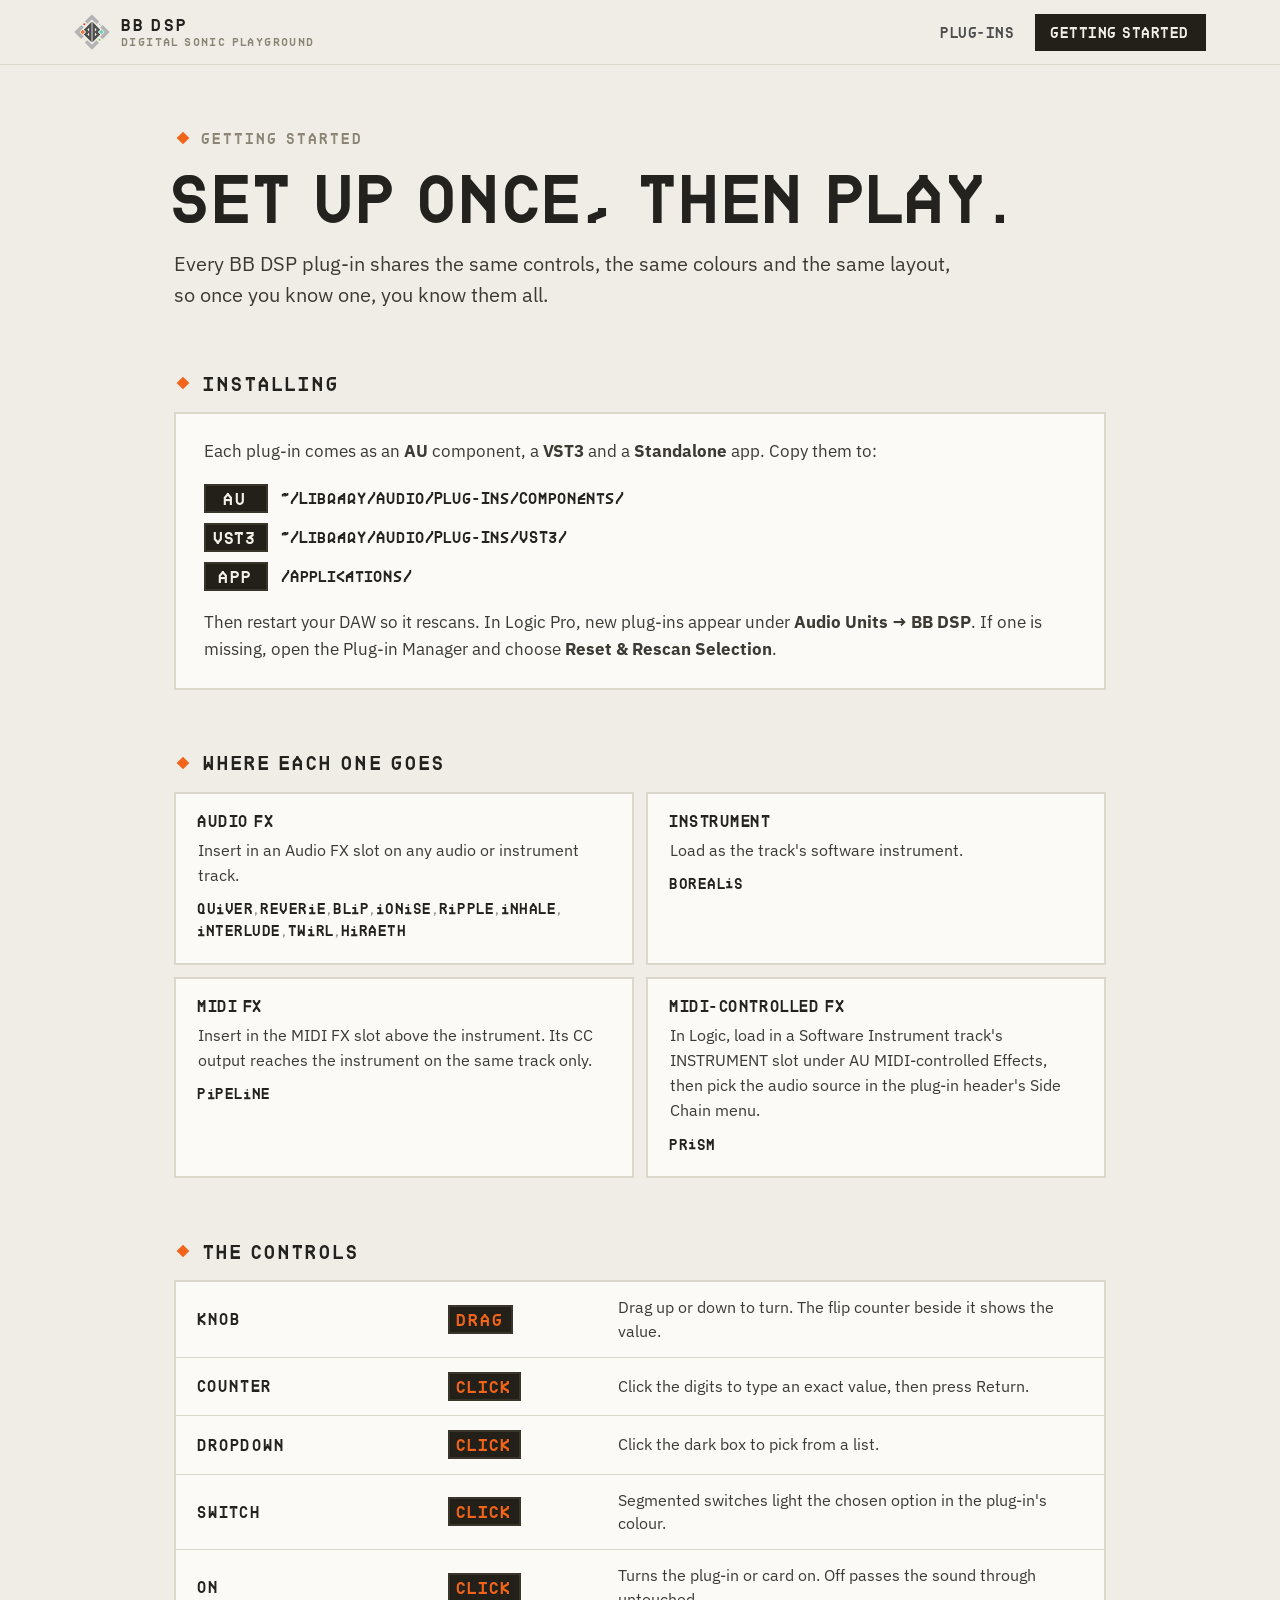
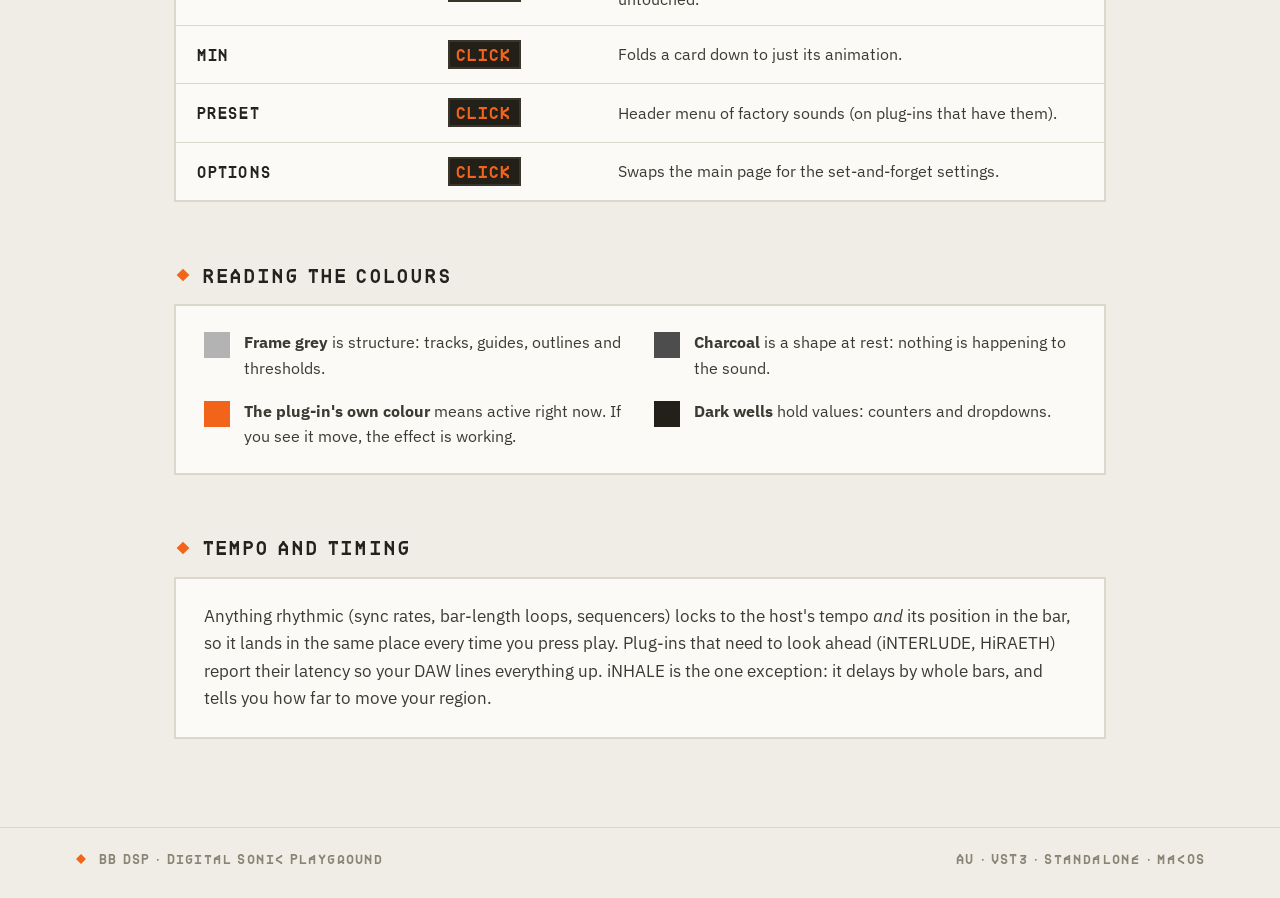
<file: docs/getting-started.html>
<!doctype html>
<html lang="en"><head><meta charset="utf-8">
<meta name="viewport" content="width=device-width, initial-scale=1">
<title>Getting Started · BB DSP Manuals</title>
<meta name="description" content="How to install BB DSP plug-ins and use their shared controls.">
<link rel="icon" href="assets/mark.svg" type="image/svg+xml">
<link rel="preconnect" href="https://fonts.googleapis.com"><link rel="preconnect" href="https://fonts.gstatic.com" crossorigin>
<link href="https://fonts.googleapis.com/css2?family=IBM+Plex+Sans:ital,wght@0,400;0,500;0,600;1,400&display=swap" rel="stylesheet">
<link rel="stylesheet" href="assets/site.css?v=94354b3f">
</head><body style="--accent:#F26419;--accent-ink:#BF5319;--accent-lcd:#F26419;--accent-on:#1E1C18;--accent-soft:#FAE5D7;">
<header class="top"><div class="wrap top-in">
<a class="brand" href="index.html"><svg class="logo" viewBox="280 185 1390 1410" role="img" aria-label="BB DSP">
<g fill="#B3B3B3">
<polygon points="697,472 971,200 1253,476 1156,573 971,397 796,571"/>
<polygon points="697,472 971,200 1253,476 1156,573 971,397 796,571" transform="rotate(90 973 891)"/>
<polygon points="697,472 971,200 1253,476 1156,573 971,397 796,571" transform="rotate(180 973 891)"/>
<polygon points="697,472 971,200 1253,476 1156,573 971,397 796,571" transform="rotate(270 973 891)"/>
</g>
<g fill="#4D4D4D" fill-rule="evenodd">
<path d="M959,493 L657,799 L748,890 L656,985 L958,1290 Z M863,725 L791,799 L862,869 Z M861,913 L790,985 L862,1058 Z"/>
<path d="M959,493 L657,799 L748,890 L656,985 L958,1290 Z M863,725 L791,799 L862,869 Z M861,913 L790,985 L862,1058 Z" transform="translate(1951 0) scale(-1 1)"/>
</g>
<circle class="m m1" cx="674" cy="587" r="42" fill="#E8352A"/>
<line class="m m2" x1="1236" y1="560" x2="1306" y2="628" stroke="#3B80C4" stroke-width="26"/>
<rect class="m m3" x="551" y="832" width="122" height="122" fill="#EB712F" transform="rotate(45 612 893)"/>
<rect class="m m4" x="1279" y="828" width="122" height="122" fill="#62D1B5" transform="rotate(45 1340 889)"/>
<line class="m m5" x1="646" y1="1152" x2="714" y2="1220" stroke="#F4C443" stroke-width="26"/>
<circle class="m m6" cx="1270" cy="1192" r="42" fill="#7DD23F"/>
</svg><span><b>BB DSP</b><small>DIGITAL SONIC PLAYGROUND</small></span></a>
<nav><a href="index.html"><span class="t"><span class="sr">PLUG-INS</span><span aria-hidden="true">PLUG-INS</span></span></a><a href="getting-started.html" aria-current="page"><span class="t"><span class="sr">GETTING STARTED</span><span aria-hidden="true">GETTING STARTED</span></span></a></nav></div></header>
<main>
<section class="wrap doc">
<p class="eyebrow"><svg class="mk" width="18" height="18" viewBox="0 0 20 20" aria-hidden="true"><rect x="5" y="5" width="10" height="10" transform="rotate(45 10 10)" fill="var(--accent)"/></svg><span>GETTING STARTED</span></p>
<h1 class="ph">Set up once, then play.</h1>
<p class="lede">Every BB DSP plug-in shares the same controls, the same colours and the same layout, so once you know one, you know them all.</p>

<h2 class="sec"><svg class="mk" width="18" height="18" viewBox="0 0 20 20" aria-hidden="true"><rect x="5" y="5" width="10" height="10" transform="rotate(45 10 10)" fill="var(--accent)"/></svg><span>INSTALLING</span></h2>
<div class="card"><p>Each plug-in comes as an <b>AU</b> component, a <b>VST3</b> and a <b>Standalone</b> app. Copy them to:</p>
<div class="paths"><div><span class="lcd w">AU</span><code>~/Library/Audio/Plug-Ins/Components/</code></div>
<div><span class="lcd w">VST3</span><code>~/Library/Audio/Plug-Ins/VST3/</code></div>
<div><span class="lcd w">APP</span><code>/Applications/</code></div></div>
<p>Then restart your DAW so it rescans. In Logic Pro, new plug-ins appear under <b>Audio Units → BB DSP</b>. If one is missing, open the Plug-in Manager and choose <b>Reset &amp; Rescan Selection</b>.</p></div>

<h2 class="sec"><svg class="mk" width="18" height="18" viewBox="0 0 20 20" aria-hidden="true"><rect x="5" y="5" width="10" height="10" transform="rotate(45 10 10)" fill="var(--accent)"/></svg><span>WHERE EACH ONE GOES</span></h2>
<div class="places"><div class="place"><h3><span class="t"><span class="sr">AUDIO FX</span><span aria-hidden="true">AUDIO FX</span></span></h3><p>Insert in an Audio FX slot on any audio or instrument track.</p><p class="who"><span class="t"><span class="sr">QUiVER</span><span aria-hidden="true">QU<svg class="li" viewBox="0 0 68 80"><path d="M3 24h30v41h17v15H1V65h17V39H3z"/><path d="M25.5 0l8 8-8 8-8-8z"/></svg>VER</span></span>, <span class="t"><span class="sr">REVERiE</span><span aria-hidden="true">REVER<svg class="li" viewBox="0 0 68 80"><path d="M3 24h30v41h17v15H1V65h17V39H3z"/><path d="M25.5 0l8 8-8 8-8-8z"/></svg>E</span></span>, <span class="t"><span class="sr">BLiP</span><span aria-hidden="true">BL<svg class="li" viewBox="0 0 68 80"><path d="M3 24h30v41h17v15H1V65h17V39H3z"/><path d="M25.5 0l8 8-8 8-8-8z"/></svg>P</span></span>, <span class="t"><span class="sr">iONiSE</span><span aria-hidden="true"><svg class="li" viewBox="0 0 68 80"><path d="M3 24h30v41h17v15H1V65h17V39H3z"/><path d="M25.5 0l8 8-8 8-8-8z"/></svg>ON<svg class="li" viewBox="0 0 68 80"><path d="M3 24h30v41h17v15H1V65h17V39H3z"/><path d="M25.5 0l8 8-8 8-8-8z"/></svg>SE</span></span>, <span class="t"><span class="sr">RiPPLE</span><span aria-hidden="true">R<svg class="li" viewBox="0 0 68 80"><path d="M3 24h30v41h17v15H1V65h17V39H3z"/><path d="M25.5 0l8 8-8 8-8-8z"/></svg>PPLE</span></span>, <span class="t"><span class="sr">iNHALE</span><span aria-hidden="true"><svg class="li" viewBox="0 0 68 80"><path d="M3 24h30v41h17v15H1V65h17V39H3z"/><path d="M25.5 0l8 8-8 8-8-8z"/></svg>NHALE</span></span>, <span class="t"><span class="sr">iNTERLUDE</span><span aria-hidden="true"><svg class="li" viewBox="0 0 68 80"><path d="M3 24h30v41h17v15H1V65h17V39H3z"/><path d="M25.5 0l8 8-8 8-8-8z"/></svg>NTERLUDE</span></span>, <span class="t"><span class="sr">TWiRL</span><span aria-hidden="true">TW<svg class="li" viewBox="0 0 68 80"><path d="M3 24h30v41h17v15H1V65h17V39H3z"/><path d="M25.5 0l8 8-8 8-8-8z"/></svg>RL</span></span>, <span class="t"><span class="sr">HiRAETH</span><span aria-hidden="true">H<svg class="li" viewBox="0 0 68 80"><path d="M3 24h30v41h17v15H1V65h17V39H3z"/><path d="M25.5 0l8 8-8 8-8-8z"/></svg>RAETH</span></span></p></div><div class="place"><h3><span class="t"><span class="sr">INSTRUMENT</span><span aria-hidden="true">INSTRUMENT</span></span></h3><p>Load as the track&#x27;s software instrument.</p><p class="who"><span class="t"><span class="sr">BOREALiS</span><span aria-hidden="true">BOREAL<svg class="li" viewBox="0 0 68 80"><path d="M3 24h30v41h17v15H1V65h17V39H3z"/><path d="M25.5 0l8 8-8 8-8-8z"/></svg>S</span></span></p></div><div class="place"><h3><span class="t"><span class="sr">MIDI FX</span><span aria-hidden="true">MIDI FX</span></span></h3><p>Insert in the MIDI FX slot above the instrument. Its CC output reaches the instrument on the same track only.</p><p class="who"><span class="t"><span class="sr">PiPELiNE</span><span aria-hidden="true">P<svg class="li" viewBox="0 0 68 80"><path d="M3 24h30v41h17v15H1V65h17V39H3z"/><path d="M25.5 0l8 8-8 8-8-8z"/></svg>PEL<svg class="li" viewBox="0 0 68 80"><path d="M3 24h30v41h17v15H1V65h17V39H3z"/><path d="M25.5 0l8 8-8 8-8-8z"/></svg>NE</span></span></p></div><div class="place"><h3><span class="t"><span class="sr">MIDI-CONTROLLED FX</span><span aria-hidden="true">MIDI-CONTROLLED FX</span></span></h3><p>In Logic, load in a Software Instrument track&#x27;s INSTRUMENT slot under AU MIDI-controlled Effects, then pick the audio source in the plug-in header&#x27;s Side Chain menu.</p><p class="who"><span class="t"><span class="sr">PRiSM</span><span aria-hidden="true">PR<svg class="li" viewBox="0 0 68 80"><path d="M3 24h30v41h17v15H1V65h17V39H3z"/><path d="M25.5 0l8 8-8 8-8-8z"/></svg>SM</span></span></p></div></div>

<h2 class="sec"><svg class="mk" width="18" height="18" viewBox="0 0 20 20" aria-hidden="true"><rect x="5" y="5" width="10" height="10" transform="rotate(45 10 10)" fill="var(--accent)"/></svg><span>THE CONTROLS</span></h2>
<div class="card table"><div class="row"><div class="rn"><span class="t"><span class="sr">KNOB</span><span aria-hidden="true">KNOB</span></span></div><div class="rv"><span class="lcd">DRAG</span></div><div class="rd">Drag up or down to turn. The flip counter beside it shows the value.</div></div><div class="row"><div class="rn"><span class="t"><span class="sr">COUNTER</span><span aria-hidden="true">COUNTER</span></span></div><div class="rv"><span class="lcd">CLICK</span></div><div class="rd">Click the digits to type an exact value, then press Return.</div></div><div class="row"><div class="rn"><span class="t"><span class="sr">DROPDOWN</span><span aria-hidden="true">DROPDOWN</span></span></div><div class="rv"><span class="lcd">CLICK</span></div><div class="rd">Click the dark box to pick from a list.</div></div><div class="row"><div class="rn"><span class="t"><span class="sr">SWITCH</span><span aria-hidden="true">SWITCH</span></span></div><div class="rv"><span class="lcd">CLICK</span></div><div class="rd">Segmented switches light the chosen option in the plug-in&#x27;s colour.</div></div><div class="row"><div class="rn"><span class="t"><span class="sr">ON</span><span aria-hidden="true">ON</span></span></div><div class="rv"><span class="lcd">CLICK</span></div><div class="rd">Turns the plug-in or card on. Off passes the sound through untouched.</div></div><div class="row"><div class="rn"><span class="t"><span class="sr">MIN</span><span aria-hidden="true">MIN</span></span></div><div class="rv"><span class="lcd">CLICK</span></div><div class="rd">Folds a card down to just its animation.</div></div><div class="row"><div class="rn"><span class="t"><span class="sr">PRESET</span><span aria-hidden="true">PRESET</span></span></div><div class="rv"><span class="lcd">CLICK</span></div><div class="rd">Header menu of factory sounds (on plug-ins that have them).</div></div><div class="row"><div class="rn"><span class="t"><span class="sr">OPTIONS</span><span aria-hidden="true">OPTIONS</span></span></div><div class="rv"><span class="lcd">CLICK</span></div><div class="rd">Swaps the main page for the set-and-forget settings.</div></div></div>

<h2 class="sec"><svg class="mk" width="18" height="18" viewBox="0 0 20 20" aria-hidden="true"><rect x="5" y="5" width="10" height="10" transform="rotate(45 10 10)" fill="var(--accent)"/></svg><span>READING THE COLOURS</span></h2>
<div class="card colours">
<div><span class="sw" style="background:#B3B3B3"></span><p><b>Frame grey</b> is structure: tracks, guides, outlines and thresholds.</p></div>
<div><span class="sw" style="background:#4D4D4D"></span><p><b>Charcoal</b> is a shape at rest: nothing is happening to the sound.</p></div>
<div><span class="sw" style="background:var(--accent)"></span><p><b>The plug-in's own colour</b> means active right now. If you see it move, the effect is working.</p></div>
<div><span class="sw" style="background:#232019"></span><p><b>Dark wells</b> hold values: counters and dropdowns.</p></div>
</div>

<h2 class="sec"><svg class="mk" width="18" height="18" viewBox="0 0 20 20" aria-hidden="true"><rect x="5" y="5" width="10" height="10" transform="rotate(45 10 10)" fill="var(--accent)"/></svg><span>TEMPO AND TIMING</span></h2>
<div class="card"><p>Anything rhythmic (sync rates, bar-length loops, sequencers) locks to the host's tempo <i>and</i> its position in the bar, so it lands in the same place every time you press play. Plug-ins that need to look ahead (iNTERLUDE, HiRAETH) report their latency so your DAW lines everything up. iNHALE is the one exception: it delays by whole bars, and tells you how far to move your region.</p></div>
</section></main>
<footer class="foot"><div class="wrap"><svg class="mk" width="14" height="14" viewBox="0 0 20 20" aria-hidden="true"><rect x="5" y="5" width="10" height="10" transform="rotate(45 10 10)" fill="var(--accent)"/></svg><span>BB DSP · Digital Sonic Playground</span><span class="sp"></span><span>AU · VST3 · Standalone · macOS</span></div></footer>
<script src="assets/site.js?v=e9fea648"></script>
</body></html>
</file>
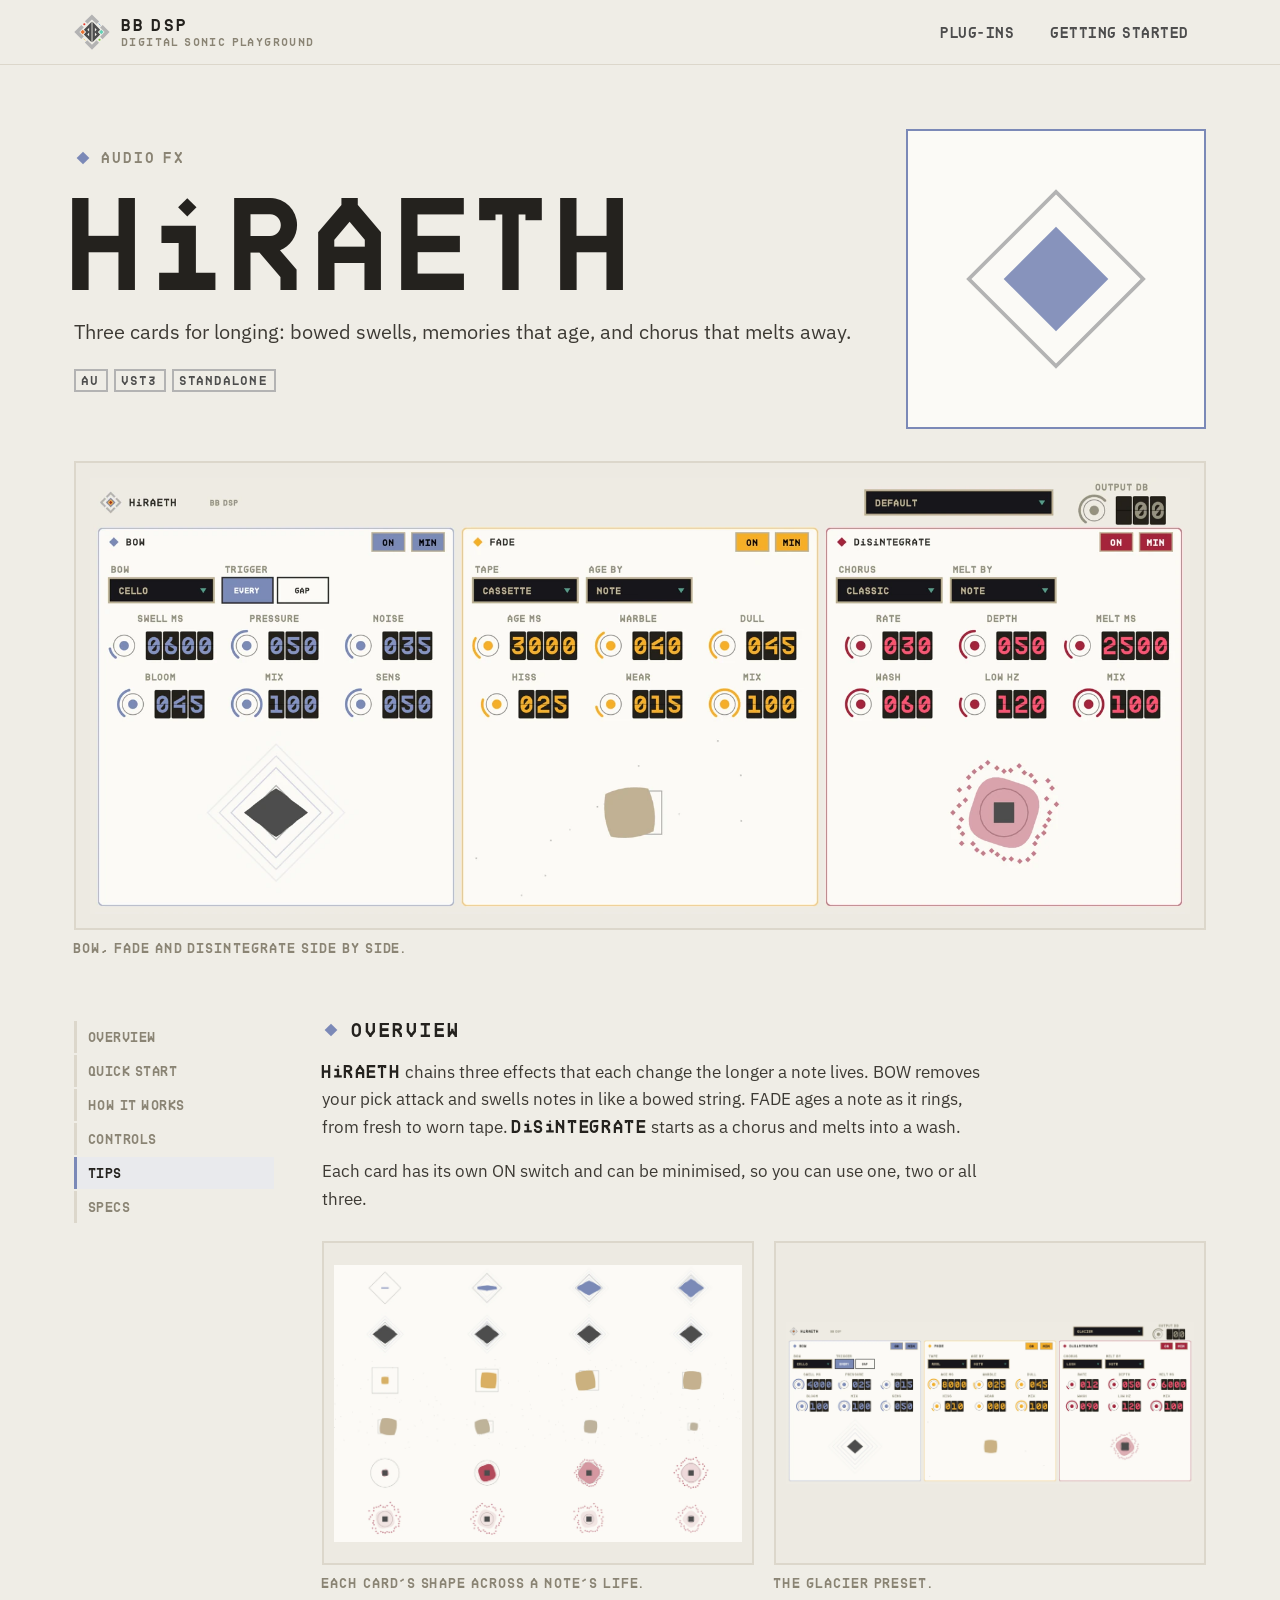
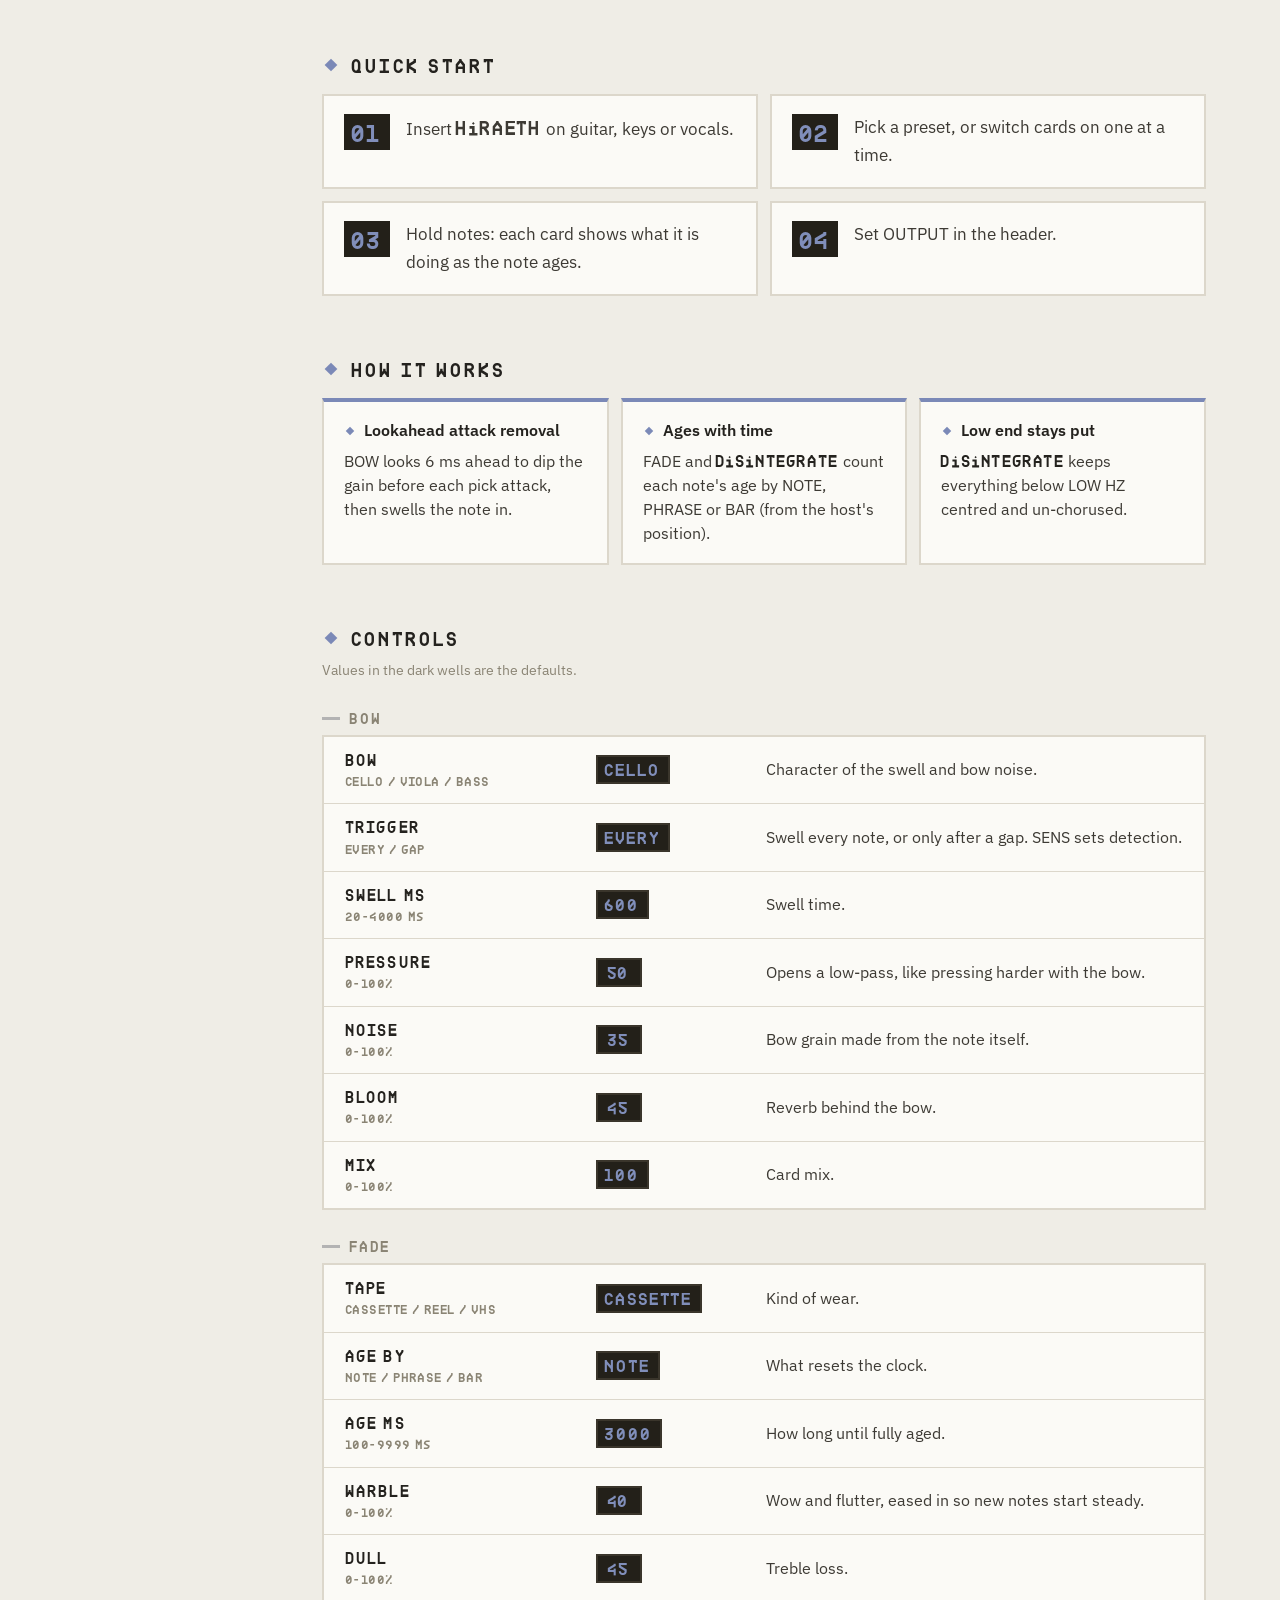
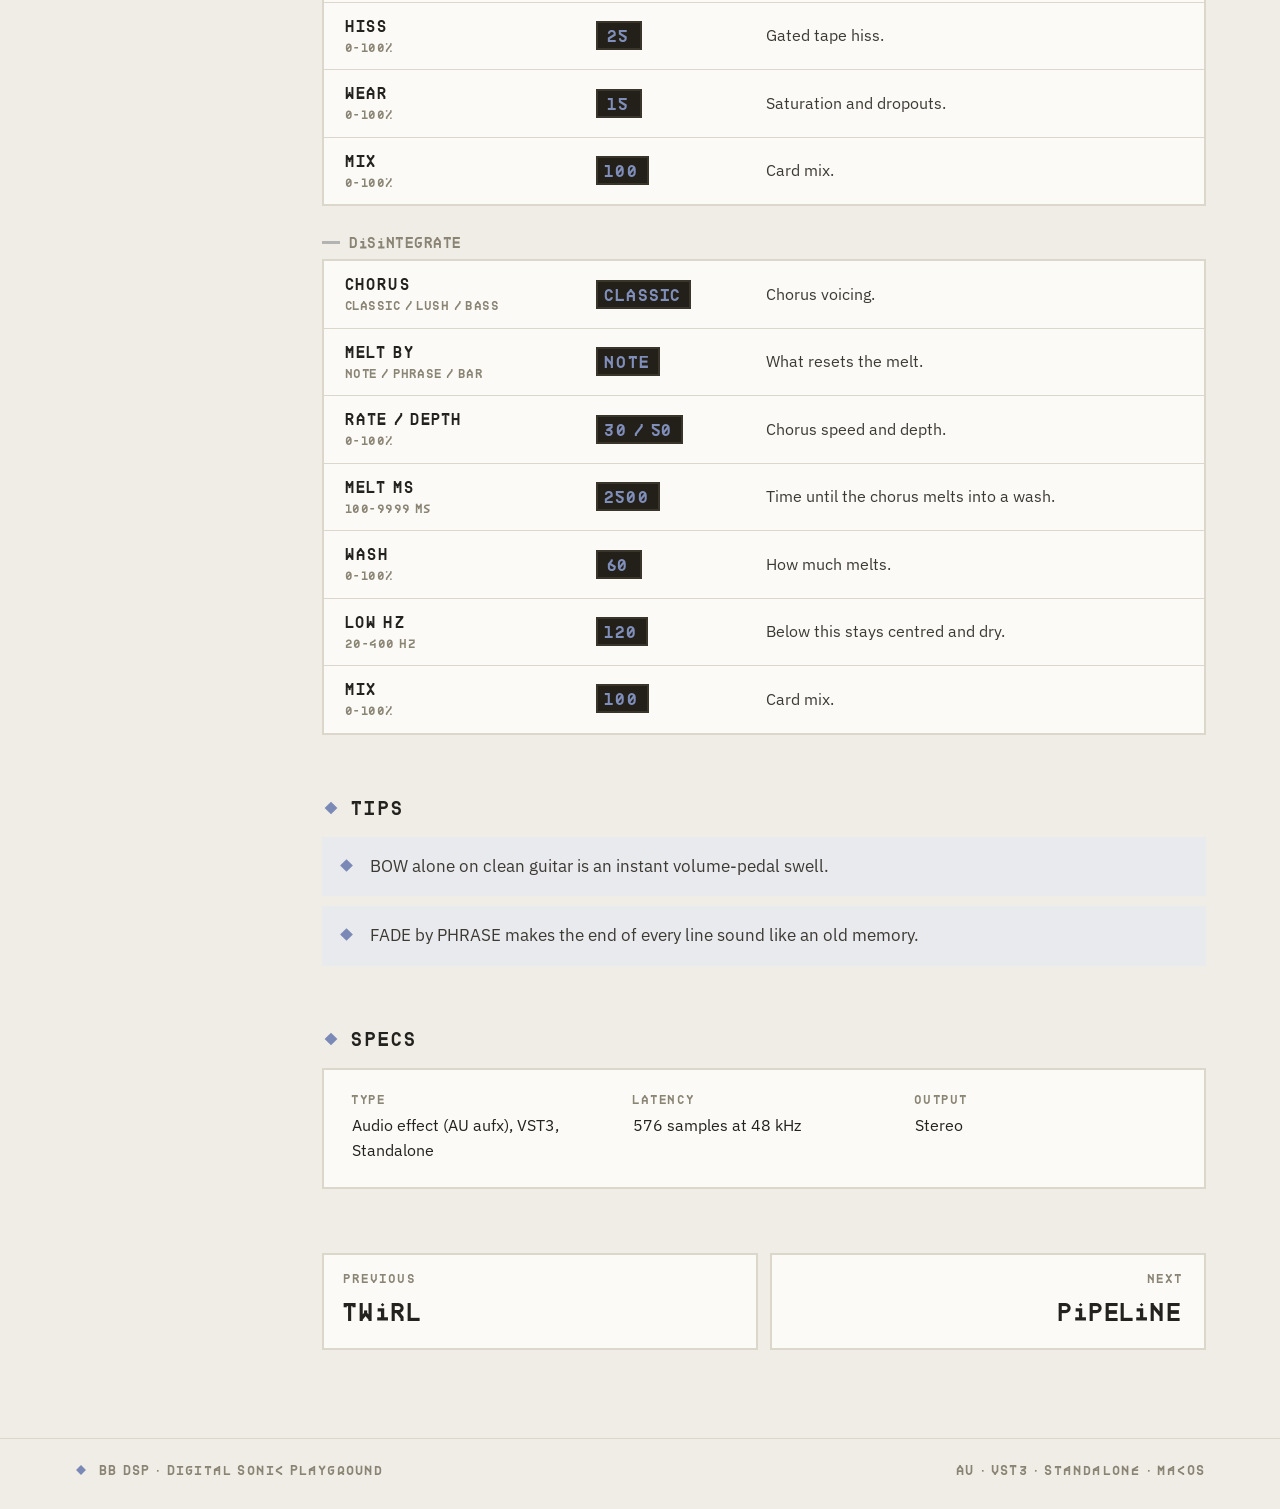
<file: docs/hiraeth.html>
<!doctype html>
<html lang="en"><head><meta charset="utf-8">
<meta name="viewport" content="width=device-width, initial-scale=1">
<title>HiRAETH Manual · BB DSP</title>
<meta name="description" content="Three cards for longing: bowed swells, memories that age, and chorus that melts away.">
<link rel="icon" href="assets/mark.svg" type="image/svg+xml">
<link rel="preconnect" href="https://fonts.googleapis.com"><link rel="preconnect" href="https://fonts.gstatic.com" crossorigin>
<link href="https://fonts.googleapis.com/css2?family=IBM+Plex+Sans:ital,wght@0,400;0,500;0,600;1,400&display=swap" rel="stylesheet">
<link rel="stylesheet" href="assets/site.css?v=94354b3f">
</head><body style="--accent:#7B89B7;--accent-ink:#677296;--accent-lcd:#808EBA;--accent-on:#1E1C18;--accent-soft:#E9EAED;">
<header class="top"><div class="wrap top-in">
<a class="brand" href="index.html"><svg class="logo" viewBox="280 185 1390 1410" role="img" aria-label="BB DSP">
<g fill="#B3B3B3">
<polygon points="697,472 971,200 1253,476 1156,573 971,397 796,571"/>
<polygon points="697,472 971,200 1253,476 1156,573 971,397 796,571" transform="rotate(90 973 891)"/>
<polygon points="697,472 971,200 1253,476 1156,573 971,397 796,571" transform="rotate(180 973 891)"/>
<polygon points="697,472 971,200 1253,476 1156,573 971,397 796,571" transform="rotate(270 973 891)"/>
</g>
<g fill="#4D4D4D" fill-rule="evenodd">
<path d="M959,493 L657,799 L748,890 L656,985 L958,1290 Z M863,725 L791,799 L862,869 Z M861,913 L790,985 L862,1058 Z"/>
<path d="M959,493 L657,799 L748,890 L656,985 L958,1290 Z M863,725 L791,799 L862,869 Z M861,913 L790,985 L862,1058 Z" transform="translate(1951 0) scale(-1 1)"/>
</g>
<circle class="m m1" cx="674" cy="587" r="42" fill="#E8352A"/>
<line class="m m2" x1="1236" y1="560" x2="1306" y2="628" stroke="#3B80C4" stroke-width="26"/>
<rect class="m m3" x="551" y="832" width="122" height="122" fill="#EB712F" transform="rotate(45 612 893)"/>
<rect class="m m4" x="1279" y="828" width="122" height="122" fill="#62D1B5" transform="rotate(45 1340 889)"/>
<line class="m m5" x1="646" y1="1152" x2="714" y2="1220" stroke="#F4C443" stroke-width="26"/>
<circle class="m m6" cx="1270" cy="1192" r="42" fill="#7DD23F"/>
</svg><span><b>BB DSP</b><small>DIGITAL SONIC PLAYGROUND</small></span></a>
<nav><a href="index.html"><span class="t"><span class="sr">PLUG-INS</span><span aria-hidden="true">PLUG-INS</span></span></a><a href="getting-started.html"><span class="t"><span class="sr">GETTING STARTED</span><span aria-hidden="true">GETTING STARTED</span></span></a></nav></div></header>
<main>
<section class="phero wrap">
<div class="phero-txt">
<p class="eyebrow"><svg class="mk" width="18" height="18" viewBox="0 0 20 20" aria-hidden="true"><rect x="5" y="5" width="10" height="10" transform="rotate(45 10 10)" fill="var(--accent)"/></svg><span>AUDIO FX</span></p>
<h1 class="pname"><span class="t"><span class="sr">HiRAETH</span><span aria-hidden="true">H<svg class="li" viewBox="0 0 68 80"><path d="M3 24h30v41h17v15H1V65h17V39H3z"/><path d="M25.5 0l8 8-8 8-8-8z"/></svg>RAETH</span></span></h1>
<p class="lede">Three cards for longing: bowed swells, memories that age, and chorus that melts away.</p>
<p class="chips"><span class="chip">AU</span><span class="chip">VST3</span><span class="chip">STANDALONE</span></p>
</div>
<div class="phero-motion"><svg class="motion" viewBox="0 0 240 240" aria-hidden="true">
<g style="transform-origin:120px 120px;animation:breathe 5s ease-out infinite"><rect x="70" y="70" width="100" height="100" fill="none" stroke="#B3B3B3" stroke-width="3" transform="rotate(45 120 120)"/></g>
<rect x="90" y="90" width="60" height="60" fill="var(--accent)" transform="rotate(45 120 120)">
<animate attributeName="opacity" values=".2;1;1;.2" keyTimes="0;.4;.7;1" dur="5s" repeatCount="indefinite"/></rect>
<rect x="187" y="117" width="6" height="6" fill="var(--accent)"><animate attributeName="opacity" values="0;0;1;0" keyTimes="0;.6;.8;1" dur="5s" repeatCount="indefinite"/></rect><rect x="47" y="117" width="6" height="6" fill="var(--accent)"><animate attributeName="opacity" values="0;0;1;0" keyTimes="0;.6;.8;1" dur="5s" repeatCount="indefinite"/></rect><rect x="117" y="187" width="6" height="6" fill="var(--accent)"><animate attributeName="opacity" values="0;0;1;0" keyTimes="0;.6;.8;1" dur="5s" repeatCount="indefinite"/></rect><rect x="117" y="47" width="6" height="6" fill="var(--accent)"><animate attributeName="opacity" values="0;0;1;0" keyTimes="0;.6;.8;1" dur="5s" repeatCount="indefinite"/></rect><rect x="166.0" y="166.0" width="6" height="6" fill="var(--accent)"><animate attributeName="opacity" values="0;0;1;0" keyTimes="0;.6;.8;1" dur="5s" repeatCount="indefinite"/></rect><rect x="68.0" y="166.0" width="6" height="6" fill="var(--accent)"><animate attributeName="opacity" values="0;0;1;0" keyTimes="0;.6;.8;1" dur="5s" repeatCount="indefinite"/></rect><rect x="166.0" y="68.0" width="6" height="6" fill="var(--accent)"><animate attributeName="opacity" values="0;0;1;0" keyTimes="0;.6;.8;1" dur="5s" repeatCount="indefinite"/></rect><rect x="68.0" y="68.0" width="6" height="6" fill="var(--accent)"><animate attributeName="opacity" values="0;0;1;0" keyTimes="0;.6;.8;1" dur="5s" repeatCount="indefinite"/></rect></svg></div>
</section>
<section class="wrap"><figure class="main-shot"><div class="shot"><img src="img/hiraeth/hiraeth_default.webp" alt="BOW, FADE and DiSiNTEGRATE side by side."></div><figcaption>BOW, FADE and DiSiNTEGRATE side by side.</figcaption></figure></section>
<div class="wrap layout">
<aside class="toc"><div><a href="#overview"><span class="t"><span class="sr">OVERVIEW</span><span aria-hidden="true">OVERVIEW</span></span></a><a href="#quick"><span class="t"><span class="sr">QUICK START</span><span aria-hidden="true">QUICK START</span></span></a><a href="#how"><span class="t"><span class="sr">HOW IT WORKS</span><span aria-hidden="true">HOW IT WORKS</span></span></a><a href="#controls"><span class="t"><span class="sr">CONTROLS</span><span aria-hidden="true">CONTROLS</span></span></a><a href="#tips"><span class="t"><span class="sr">TIPS</span><span aria-hidden="true">TIPS</span></span></a><a href="#specs"><span class="t"><span class="sr">SPECS</span><span aria-hidden="true">SPECS</span></span></a></div></aside>
<article class="doc">
<h2 class="sec" id="overview"><svg class="mk" width="18" height="18" viewBox="0 0 20 20" aria-hidden="true"><rect x="5" y="5" width="10" height="10" transform="rotate(45 10 10)" fill="var(--accent)"/></svg><span>OVERVIEW</span></h2>
<div class="prose"><p><span class="t"><span class="sr">HiRAETH</span><span aria-hidden="true">H<svg class="li" viewBox="0 0 68 80"><path d="M3 24h30v41h17v15H1V65h17V39H3z"/><path d="M25.5 0l8 8-8 8-8-8z"/></svg>RAETH</span></span> chains three effects that each change the longer a note lives. BOW removes your pick attack and swells notes in like a bowed string. FADE ages a note as it rings, from fresh to worn tape. <span class="t"><span class="sr">DiSiNTEGRATE</span><span aria-hidden="true">D<svg class="li" viewBox="0 0 68 80"><path d="M3 24h30v41h17v15H1V65h17V39H3z"/><path d="M25.5 0l8 8-8 8-8-8z"/></svg>S<svg class="li" viewBox="0 0 68 80"><path d="M3 24h30v41h17v15H1V65h17V39H3z"/><path d="M25.5 0l8 8-8 8-8-8z"/></svg>NTEGRATE</span></span> starts as a chorus and melts into a wash.</p><p>Each card has its own ON switch and can be minimised, so you can use one, two or all three.</p></div>
<div class="gallery"><figure><div class="shot"><img src="img/hiraeth/hiraeth_motion.webp" alt="Each card&#x27;s shape across a note&#x27;s life." loading="lazy"></div><figcaption>Each card&#x27;s shape across a note&#x27;s life.</figcaption></figure><figure><div class="shot"><img src="img/hiraeth/hiraeth_glacier.webp" alt="The GLACIER preset." loading="lazy"></div><figcaption>The GLACIER preset.</figcaption></figure></div>
<h2 class="sec" id="quick"><svg class="mk" width="18" height="18" viewBox="0 0 20 20" aria-hidden="true"><rect x="5" y="5" width="10" height="10" transform="rotate(45 10 10)" fill="var(--accent)"/></svg><span>QUICK START</span></h2>
<ol class="steps"><li><span class="n">01</span><span>Insert <span class="t"><span class="sr">HiRAETH</span><span aria-hidden="true">H<svg class="li" viewBox="0 0 68 80"><path d="M3 24h30v41h17v15H1V65h17V39H3z"/><path d="M25.5 0l8 8-8 8-8-8z"/></svg>RAETH</span></span> on guitar, keys or vocals.</span></li><li><span class="n">02</span><span>Pick a preset, or switch cards on one at a time.</span></li><li><span class="n">03</span><span>Hold notes: each card shows what it is doing as the note ages.</span></li><li><span class="n">04</span><span>Set OUTPUT in the header.</span></li></ol>
<h2 class="sec" id="how"><svg class="mk" width="18" height="18" viewBox="0 0 20 20" aria-hidden="true"><rect x="5" y="5" width="10" height="10" transform="rotate(45 10 10)" fill="var(--accent)"/></svg><span>HOW IT WORKS</span></h2>
<div class="hows"><div class="how"><h3><svg class="mk" width="12" height="12" viewBox="0 0 20 20" aria-hidden="true"><rect x="5" y="5" width="10" height="10" transform="rotate(45 10 10)" fill="var(--accent)"/></svg>Lookahead attack removal</h3><p>BOW looks 6 ms ahead to dip the gain before each pick attack, then swells the note in.</p></div><div class="how"><h3><svg class="mk" width="12" height="12" viewBox="0 0 20 20" aria-hidden="true"><rect x="5" y="5" width="10" height="10" transform="rotate(45 10 10)" fill="var(--accent)"/></svg>Ages with time</h3><p>FADE and <span class="t"><span class="sr">DiSiNTEGRATE</span><span aria-hidden="true">D<svg class="li" viewBox="0 0 68 80"><path d="M3 24h30v41h17v15H1V65h17V39H3z"/><path d="M25.5 0l8 8-8 8-8-8z"/></svg>S<svg class="li" viewBox="0 0 68 80"><path d="M3 24h30v41h17v15H1V65h17V39H3z"/><path d="M25.5 0l8 8-8 8-8-8z"/></svg>NTEGRATE</span></span> count each note&#x27;s age by NOTE, PHRASE or BAR (from the host&#x27;s position).</p></div><div class="how"><h3><svg class="mk" width="12" height="12" viewBox="0 0 20 20" aria-hidden="true"><rect x="5" y="5" width="10" height="10" transform="rotate(45 10 10)" fill="var(--accent)"/></svg>Low end stays put</h3><p><span class="t"><span class="sr">DiSiNTEGRATE</span><span aria-hidden="true">D<svg class="li" viewBox="0 0 68 80"><path d="M3 24h30v41h17v15H1V65h17V39H3z"/><path d="M25.5 0l8 8-8 8-8-8z"/></svg>S<svg class="li" viewBox="0 0 68 80"><path d="M3 24h30v41h17v15H1V65h17V39H3z"/><path d="M25.5 0l8 8-8 8-8-8z"/></svg>NTEGRATE</span></span> keeps everything below LOW HZ centred and un-chorused.</p></div></div>
<h2 class="sec" id="controls"><svg class="mk" width="18" height="18" viewBox="0 0 20 20" aria-hidden="true"><rect x="5" y="5" width="10" height="10" transform="rotate(45 10 10)" fill="var(--accent)"/></svg><span>CONTROLS</span></h2>
<p class="hint">Values in the dark wells are the defaults.</p>
<h3 class="grp">BOW</h3><div class="card table"><div class="row"><div class="rn">BOW<span class="rng">CELLO / VIOLA / BASS</span></div><div class="rv"><span class="lcd">CELLO</span></div><div class="rd">Character of the swell and bow noise.</div></div><div class="row"><div class="rn">TRIGGER<span class="rng">EVERY / GAP</span></div><div class="rv"><span class="lcd">EVERY</span></div><div class="rd">Swell every note, or only after a gap. SENS sets detection.</div></div><div class="row"><div class="rn">SWELL MS<span class="rng">20-4000 ms</span></div><div class="rv"><span class="lcd">600</span></div><div class="rd">Swell time.</div></div><div class="row"><div class="rn">PRESSURE<span class="rng">0-100%</span></div><div class="rv"><span class="lcd">50</span></div><div class="rd">Opens a low-pass, like pressing harder with the bow.</div></div><div class="row"><div class="rn">NOISE<span class="rng">0-100%</span></div><div class="rv"><span class="lcd">35</span></div><div class="rd">Bow grain made from the note itself.</div></div><div class="row"><div class="rn">BLOOM<span class="rng">0-100%</span></div><div class="rv"><span class="lcd">45</span></div><div class="rd">Reverb behind the bow.</div></div><div class="row"><div class="rn">MIX<span class="rng">0-100%</span></div><div class="rv"><span class="lcd">100</span></div><div class="rd">Card mix.</div></div></div><h3 class="grp">FADE</h3><div class="card table"><div class="row"><div class="rn">TAPE<span class="rng">CASSETTE / REEL / VHS</span></div><div class="rv"><span class="lcd">CASSETTE</span></div><div class="rd">Kind of wear.</div></div><div class="row"><div class="rn">AGE BY<span class="rng">NOTE / PHRASE / BAR</span></div><div class="rv"><span class="lcd">NOTE</span></div><div class="rd">What resets the clock.</div></div><div class="row"><div class="rn">AGE MS<span class="rng">100-9999 ms</span></div><div class="rv"><span class="lcd">3000</span></div><div class="rd">How long until fully aged.</div></div><div class="row"><div class="rn">WARBLE<span class="rng">0-100%</span></div><div class="rv"><span class="lcd">40</span></div><div class="rd">Wow and flutter, eased in so new notes start steady.</div></div><div class="row"><div class="rn">DULL<span class="rng">0-100%</span></div><div class="rv"><span class="lcd">45</span></div><div class="rd">Treble loss.</div></div><div class="row"><div class="rn">HISS<span class="rng">0-100%</span></div><div class="rv"><span class="lcd">25</span></div><div class="rd">Gated tape hiss.</div></div><div class="row"><div class="rn">WEAR<span class="rng">0-100%</span></div><div class="rv"><span class="lcd">15</span></div><div class="rd">Saturation and dropouts.</div></div><div class="row"><div class="rn">MIX<span class="rng">0-100%</span></div><div class="rv"><span class="lcd">100</span></div><div class="rd">Card mix.</div></div></div><h3 class="grp"><span class="t"><span class="sr">DiSiNTEGRATE</span><span aria-hidden="true">D<svg class="li" viewBox="0 0 68 80"><path d="M3 24h30v41h17v15H1V65h17V39H3z"/><path d="M25.5 0l8 8-8 8-8-8z"/></svg>S<svg class="li" viewBox="0 0 68 80"><path d="M3 24h30v41h17v15H1V65h17V39H3z"/><path d="M25.5 0l8 8-8 8-8-8z"/></svg>NTEGRATE</span></span></h3><div class="card table"><div class="row"><div class="rn">CHORUS<span class="rng">CLASSIC / LUSH / BASS</span></div><div class="rv"><span class="lcd">CLASSIC</span></div><div class="rd">Chorus voicing.</div></div><div class="row"><div class="rn">MELT BY<span class="rng">NOTE / PHRASE / BAR</span></div><div class="rv"><span class="lcd">NOTE</span></div><div class="rd">What resets the melt.</div></div><div class="row"><div class="rn">RATE / DEPTH<span class="rng">0-100%</span></div><div class="rv"><span class="lcd">30 / 50</span></div><div class="rd">Chorus speed and depth.</div></div><div class="row"><div class="rn">MELT MS<span class="rng">100-9999 ms</span></div><div class="rv"><span class="lcd">2500</span></div><div class="rd">Time until the chorus melts into a wash.</div></div><div class="row"><div class="rn">WASH<span class="rng">0-100%</span></div><div class="rv"><span class="lcd">60</span></div><div class="rd">How much melts.</div></div><div class="row"><div class="rn">LOW HZ<span class="rng">20-400 Hz</span></div><div class="rv"><span class="lcd">120</span></div><div class="rd">Below this stays centred and dry.</div></div><div class="row"><div class="rn">MIX<span class="rng">0-100%</span></div><div class="rv"><span class="lcd">100</span></div><div class="rd">Card mix.</div></div></div>
<h2 class="sec" id="tips"><svg class="mk" width="18" height="18" viewBox="0 0 20 20" aria-hidden="true"><rect x="5" y="5" width="10" height="10" transform="rotate(45 10 10)" fill="var(--accent)"/></svg><span>TIPS</span></h2>
<ul class="tips"><li>BOW alone on clean guitar is an instant volume-pedal swell.</li><li>FADE by PHRASE makes the end of every line sound like an old memory.</li></ul>
<h2 class="sec" id="specs"><svg class="mk" width="18" height="18" viewBox="0 0 20 20" aria-hidden="true"><rect x="5" y="5" width="10" height="10" transform="rotate(45 10 10)" fill="var(--accent)"/></svg><span>SPECS</span></h2>
<dl class="specs card"><div><dt>TYPE</dt><dd>Audio effect (AU aufx), VST3, Standalone</dd></div><div><dt>LATENCY</dt><dd>576 samples at 48 kHz</dd></div><div><dt>OUTPUT</dt><dd>Stereo</dd></div></dl>
<nav class="pn">
<a href="twirl.html" style="--accent:#A4243B;--accent-ink:#A4243B;--accent-lcd:#C77987;--accent-on:#FBFAF6;--accent-soft:#EFDCDC;"><small>PREVIOUS</small><span class="t"><span class="sr">TWiRL</span><span aria-hidden="true">TW<svg class="li" viewBox="0 0 68 80"><path d="M3 24h30v41h17v15H1V65h17V39H3z"/><path d="M25.5 0l8 8-8 8-8-8z"/></svg>RL</span></span></a>
<a href="pipeline.html" class="nx" style="--accent:#F6AE28;--accent-ink:#956C21;--accent-lcd:#F6AE28;--accent-on:#1E1C18;--accent-soft:#FAEFD9;"><small>NEXT</small><span class="t"><span class="sr">PiPELiNE</span><span aria-hidden="true">P<svg class="li" viewBox="0 0 68 80"><path d="M3 24h30v41h17v15H1V65h17V39H3z"/><path d="M25.5 0l8 8-8 8-8-8z"/></svg>PEL<svg class="li" viewBox="0 0 68 80"><path d="M3 24h30v41h17v15H1V65h17V39H3z"/><path d="M25.5 0l8 8-8 8-8-8z"/></svg>NE</span></span></a>
</nav>
</article></div></main>
<footer class="foot"><div class="wrap"><svg class="mk" width="14" height="14" viewBox="0 0 20 20" aria-hidden="true"><rect x="5" y="5" width="10" height="10" transform="rotate(45 10 10)" fill="var(--accent)"/></svg><span>BB DSP · Digital Sonic Playground</span><span class="sp"></span><span>AU · VST3 · Standalone · macOS</span></div></footer>
<script src="assets/site.js?v=e9fea648"></script>
</body></html>
</file>
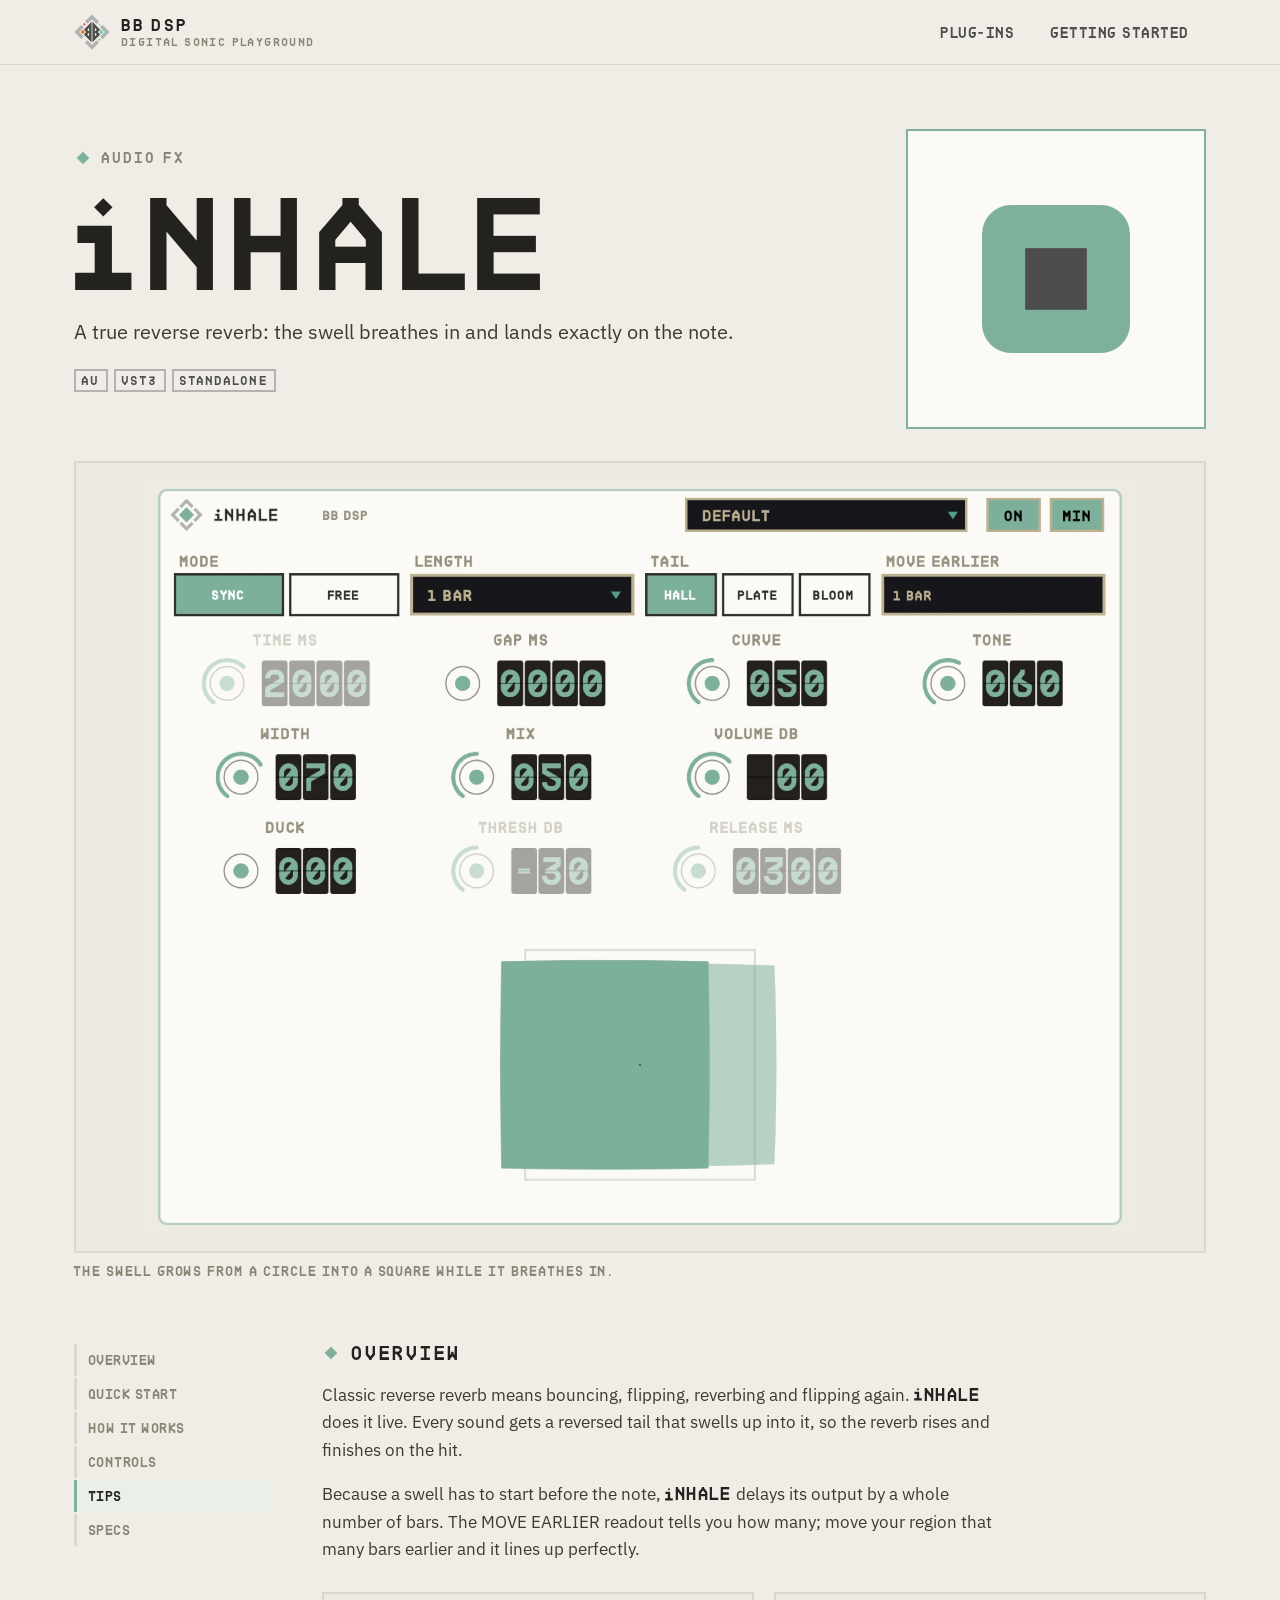
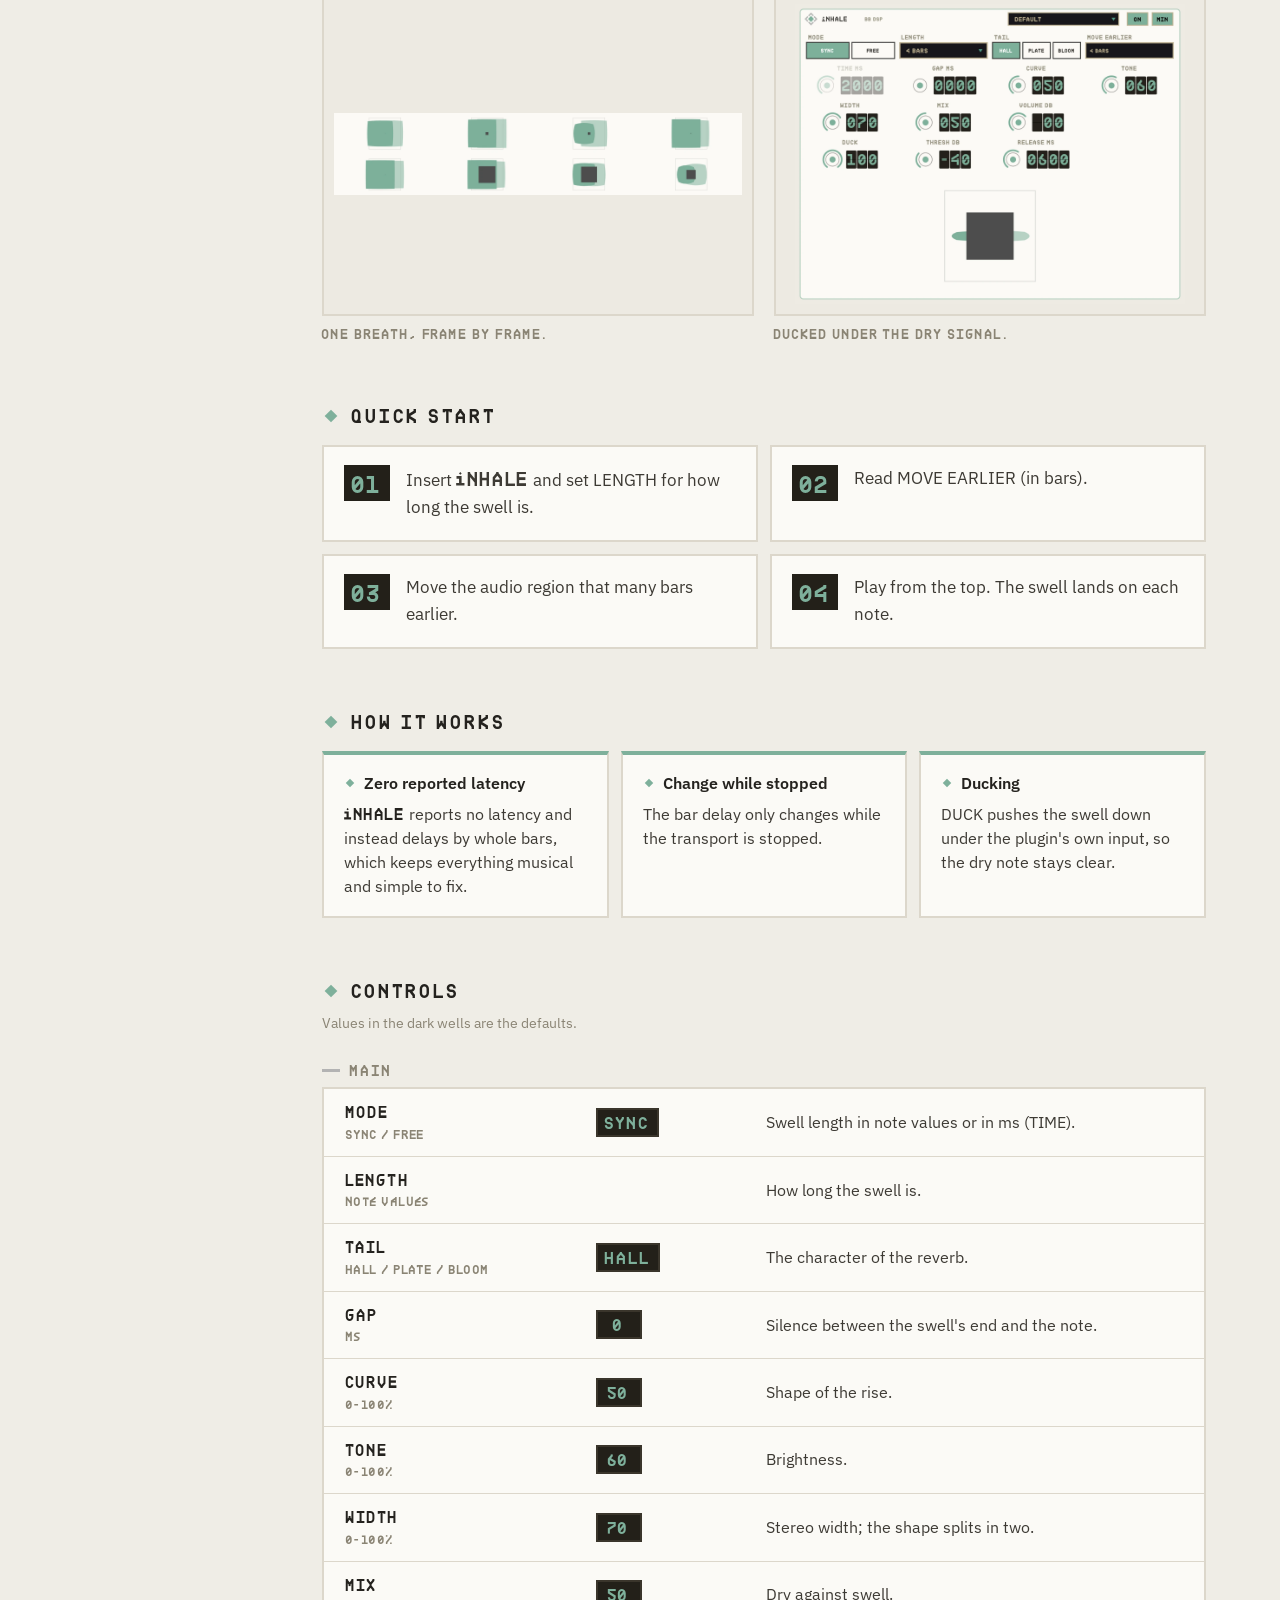
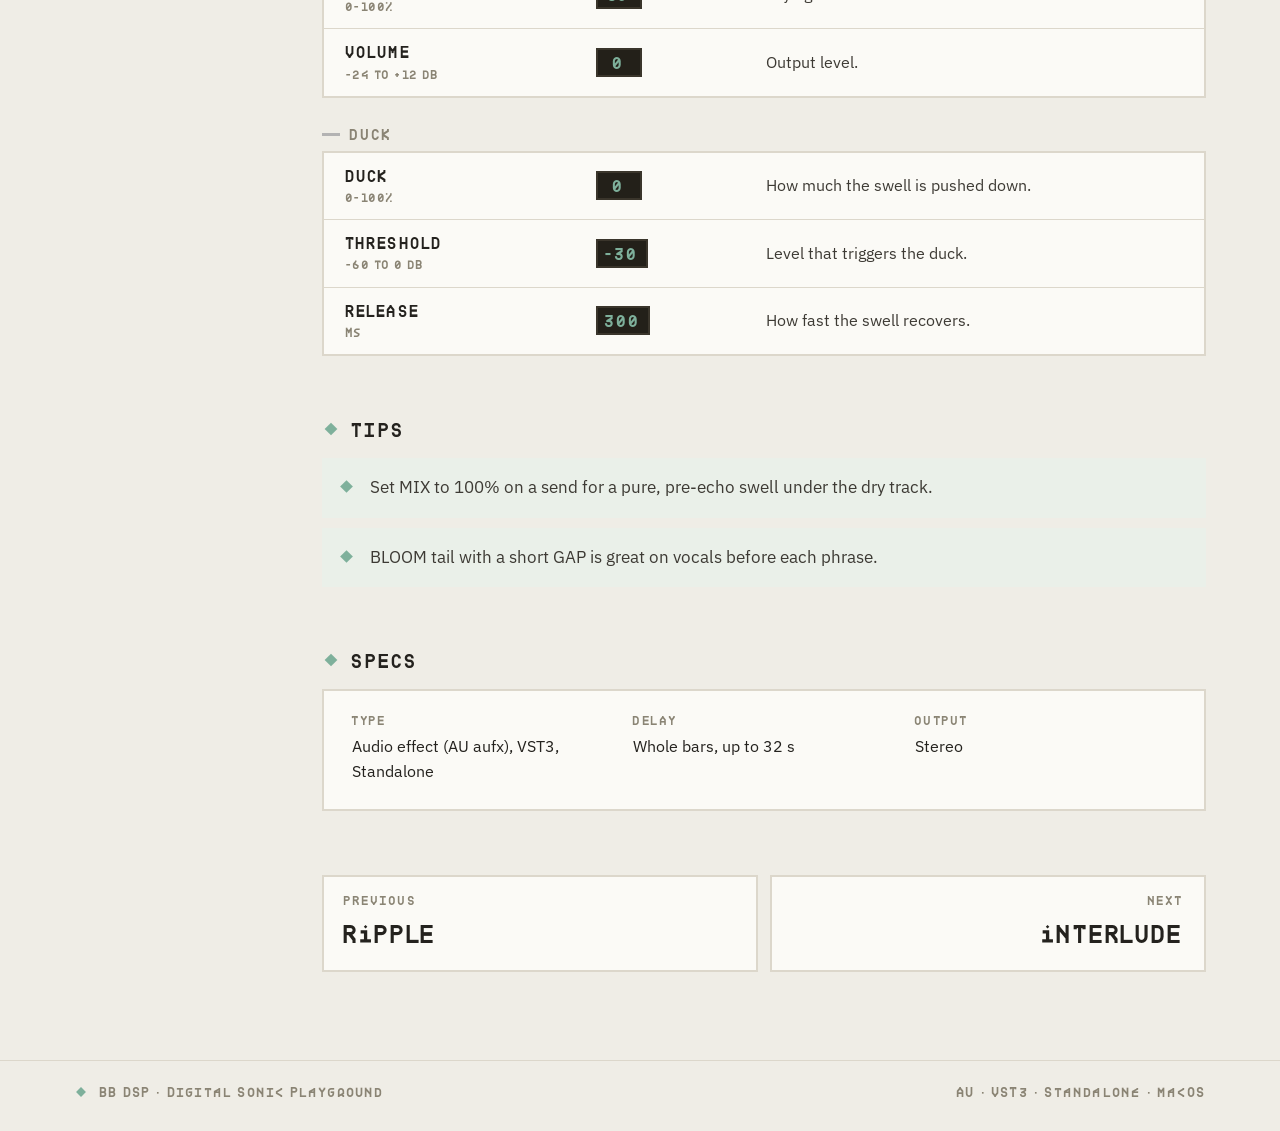
<file: docs/inhale.html>
<!doctype html>
<html lang="en"><head><meta charset="utf-8">
<meta name="viewport" content="width=device-width, initial-scale=1">
<title>iNHALE Manual · BB DSP</title>
<meta name="description" content="A true reverse reverb: the swell breathes in and lands exactly on the note.">
<link rel="icon" href="assets/mark.svg" type="image/svg+xml">
<link rel="preconnect" href="https://fonts.googleapis.com"><link rel="preconnect" href="https://fonts.gstatic.com" crossorigin>
<link href="https://fonts.googleapis.com/css2?family=IBM+Plex+Sans:ital,wght@0,400;0,500;0,600;1,400&display=swap" rel="stylesheet">
<link rel="stylesheet" href="assets/site.css?v=94354b3f">
</head><body style="--accent:#7EB09B;--accent-ink:#5A796B;--accent-lcd:#7EB09B;--accent-on:#1E1C18;--accent-soft:#EAF0E9;">
<header class="top"><div class="wrap top-in">
<a class="brand" href="index.html"><svg class="logo" viewBox="280 185 1390 1410" role="img" aria-label="BB DSP">
<g fill="#B3B3B3">
<polygon points="697,472 971,200 1253,476 1156,573 971,397 796,571"/>
<polygon points="697,472 971,200 1253,476 1156,573 971,397 796,571" transform="rotate(90 973 891)"/>
<polygon points="697,472 971,200 1253,476 1156,573 971,397 796,571" transform="rotate(180 973 891)"/>
<polygon points="697,472 971,200 1253,476 1156,573 971,397 796,571" transform="rotate(270 973 891)"/>
</g>
<g fill="#4D4D4D" fill-rule="evenodd">
<path d="M959,493 L657,799 L748,890 L656,985 L958,1290 Z M863,725 L791,799 L862,869 Z M861,913 L790,985 L862,1058 Z"/>
<path d="M959,493 L657,799 L748,890 L656,985 L958,1290 Z M863,725 L791,799 L862,869 Z M861,913 L790,985 L862,1058 Z" transform="translate(1951 0) scale(-1 1)"/>
</g>
<circle class="m m1" cx="674" cy="587" r="42" fill="#E8352A"/>
<line class="m m2" x1="1236" y1="560" x2="1306" y2="628" stroke="#3B80C4" stroke-width="26"/>
<rect class="m m3" x="551" y="832" width="122" height="122" fill="#EB712F" transform="rotate(45 612 893)"/>
<rect class="m m4" x="1279" y="828" width="122" height="122" fill="#62D1B5" transform="rotate(45 1340 889)"/>
<line class="m m5" x1="646" y1="1152" x2="714" y2="1220" stroke="#F4C443" stroke-width="26"/>
<circle class="m m6" cx="1270" cy="1192" r="42" fill="#7DD23F"/>
</svg><span><b>BB DSP</b><small>DIGITAL SONIC PLAYGROUND</small></span></a>
<nav><a href="index.html"><span class="t"><span class="sr">PLUG-INS</span><span aria-hidden="true">PLUG-INS</span></span></a><a href="getting-started.html"><span class="t"><span class="sr">GETTING STARTED</span><span aria-hidden="true">GETTING STARTED</span></span></a></nav></div></header>
<main>
<section class="phero wrap">
<div class="phero-txt">
<p class="eyebrow"><svg class="mk" width="18" height="18" viewBox="0 0 20 20" aria-hidden="true"><rect x="5" y="5" width="10" height="10" transform="rotate(45 10 10)" fill="var(--accent)"/></svg><span>AUDIO FX</span></p>
<h1 class="pname"><span class="t"><span class="sr">iNHALE</span><span aria-hidden="true"><svg class="li" viewBox="0 0 68 80"><path d="M3 24h30v41h17v15H1V65h17V39H3z"/><path d="M25.5 0l8 8-8 8-8-8z"/></svg>NHALE</span></span></h1>
<p class="lede">A true reverse reverb: the swell breathes in and lands exactly on the note.</p>
<p class="chips"><span class="chip">AU</span><span class="chip">VST3</span><span class="chip">STANDALONE</span></p>
</div>
<div class="phero-motion"><svg class="motion" viewBox="0 0 240 240" aria-hidden="true">
<rect x="60" y="60" width="120" height="120" fill="var(--accent)" style="transform-origin:120px 120px;animation:breathe 3s ease-in infinite">
<animate attributeName="rx" values="60;60;0;0" keyTimes="0;.1;.85;1" dur="3s" repeatCount="indefinite"/></rect>
<rect x="95" y="95" width="50" height="50" fill="#4D4D4D" style="transform-origin:120px 120px;animation:punch 3s infinite"/></svg></div>
</section>
<section class="wrap"><figure class="main-shot"><div class="shot"><img src="img/inhale/inhale_default.webp" alt="The swell grows from a circle into a square while it breathes in."></div><figcaption>The swell grows from a circle into a square while it breathes in.</figcaption></figure></section>
<div class="wrap layout">
<aside class="toc"><div><a href="#overview"><span class="t"><span class="sr">OVERVIEW</span><span aria-hidden="true">OVERVIEW</span></span></a><a href="#quick"><span class="t"><span class="sr">QUICK START</span><span aria-hidden="true">QUICK START</span></span></a><a href="#how"><span class="t"><span class="sr">HOW IT WORKS</span><span aria-hidden="true">HOW IT WORKS</span></span></a><a href="#controls"><span class="t"><span class="sr">CONTROLS</span><span aria-hidden="true">CONTROLS</span></span></a><a href="#tips"><span class="t"><span class="sr">TIPS</span><span aria-hidden="true">TIPS</span></span></a><a href="#specs"><span class="t"><span class="sr">SPECS</span><span aria-hidden="true">SPECS</span></span></a></div></aside>
<article class="doc">
<h2 class="sec" id="overview"><svg class="mk" width="18" height="18" viewBox="0 0 20 20" aria-hidden="true"><rect x="5" y="5" width="10" height="10" transform="rotate(45 10 10)" fill="var(--accent)"/></svg><span>OVERVIEW</span></h2>
<div class="prose"><p>Classic reverse reverb means bouncing, flipping, reverbing and flipping again. <span class="t"><span class="sr">iNHALE</span><span aria-hidden="true"><svg class="li" viewBox="0 0 68 80"><path d="M3 24h30v41h17v15H1V65h17V39H3z"/><path d="M25.5 0l8 8-8 8-8-8z"/></svg>NHALE</span></span> does it live. Every sound gets a reversed tail that swells up into it, so the reverb rises and finishes on the hit.</p><p>Because a swell has to start before the note, <span class="t"><span class="sr">iNHALE</span><span aria-hidden="true"><svg class="li" viewBox="0 0 68 80"><path d="M3 24h30v41h17v15H1V65h17V39H3z"/><path d="M25.5 0l8 8-8 8-8-8z"/></svg>NHALE</span></span> delays its output by a whole number of bars. The MOVE EARLIER readout tells you how many; move your region that many bars earlier and it lines up perfectly.</p></div>
<div class="gallery"><figure><div class="shot"><img src="img/inhale/inhale_motion.webp" alt="One breath, frame by frame." loading="lazy"></div><figcaption>One breath, frame by frame.</figcaption></figure><figure><div class="shot"><img src="img/inhale/inhale_ducked.webp" alt="Ducked under the dry signal." loading="lazy"></div><figcaption>Ducked under the dry signal.</figcaption></figure></div>
<h2 class="sec" id="quick"><svg class="mk" width="18" height="18" viewBox="0 0 20 20" aria-hidden="true"><rect x="5" y="5" width="10" height="10" transform="rotate(45 10 10)" fill="var(--accent)"/></svg><span>QUICK START</span></h2>
<ol class="steps"><li><span class="n">01</span><span>Insert <span class="t"><span class="sr">iNHALE</span><span aria-hidden="true"><svg class="li" viewBox="0 0 68 80"><path d="M3 24h30v41h17v15H1V65h17V39H3z"/><path d="M25.5 0l8 8-8 8-8-8z"/></svg>NHALE</span></span> and set LENGTH for how long the swell is.</span></li><li><span class="n">02</span><span>Read MOVE EARLIER (in bars).</span></li><li><span class="n">03</span><span>Move the audio region that many bars earlier.</span></li><li><span class="n">04</span><span>Play from the top. The swell lands on each note.</span></li></ol>
<h2 class="sec" id="how"><svg class="mk" width="18" height="18" viewBox="0 0 20 20" aria-hidden="true"><rect x="5" y="5" width="10" height="10" transform="rotate(45 10 10)" fill="var(--accent)"/></svg><span>HOW IT WORKS</span></h2>
<div class="hows"><div class="how"><h3><svg class="mk" width="12" height="12" viewBox="0 0 20 20" aria-hidden="true"><rect x="5" y="5" width="10" height="10" transform="rotate(45 10 10)" fill="var(--accent)"/></svg>Zero reported latency</h3><p><span class="t"><span class="sr">iNHALE</span><span aria-hidden="true"><svg class="li" viewBox="0 0 68 80"><path d="M3 24h30v41h17v15H1V65h17V39H3z"/><path d="M25.5 0l8 8-8 8-8-8z"/></svg>NHALE</span></span> reports no latency and instead delays by whole bars, which keeps everything musical and simple to fix.</p></div><div class="how"><h3><svg class="mk" width="12" height="12" viewBox="0 0 20 20" aria-hidden="true"><rect x="5" y="5" width="10" height="10" transform="rotate(45 10 10)" fill="var(--accent)"/></svg>Change while stopped</h3><p>The bar delay only changes while the transport is stopped.</p></div><div class="how"><h3><svg class="mk" width="12" height="12" viewBox="0 0 20 20" aria-hidden="true"><rect x="5" y="5" width="10" height="10" transform="rotate(45 10 10)" fill="var(--accent)"/></svg>Ducking</h3><p>DUCK pushes the swell down under the plugin&#x27;s own input, so the dry note stays clear.</p></div></div>
<h2 class="sec" id="controls"><svg class="mk" width="18" height="18" viewBox="0 0 20 20" aria-hidden="true"><rect x="5" y="5" width="10" height="10" transform="rotate(45 10 10)" fill="var(--accent)"/></svg><span>CONTROLS</span></h2>
<p class="hint">Values in the dark wells are the defaults.</p>
<h3 class="grp">MAIN</h3><div class="card table"><div class="row"><div class="rn">MODE<span class="rng">SYNC / FREE</span></div><div class="rv"><span class="lcd">SYNC</span></div><div class="rd">Swell length in note values or in ms (TIME).</div></div><div class="row"><div class="rn">LENGTH<span class="rng">note values</span></div><div class="rv"></div><div class="rd">How long the swell is.</div></div><div class="row"><div class="rn">TAIL<span class="rng">HALL / PLATE / BLOOM</span></div><div class="rv"><span class="lcd">HALL</span></div><div class="rd">The character of the reverb.</div></div><div class="row"><div class="rn">GAP<span class="rng">ms</span></div><div class="rv"><span class="lcd">0</span></div><div class="rd">Silence between the swell&#x27;s end and the note.</div></div><div class="row"><div class="rn">CURVE<span class="rng">0-100%</span></div><div class="rv"><span class="lcd">50</span></div><div class="rd">Shape of the rise.</div></div><div class="row"><div class="rn">TONE<span class="rng">0-100%</span></div><div class="rv"><span class="lcd">60</span></div><div class="rd">Brightness.</div></div><div class="row"><div class="rn">WIDTH<span class="rng">0-100%</span></div><div class="rv"><span class="lcd">70</span></div><div class="rd">Stereo width; the shape splits in two.</div></div><div class="row"><div class="rn">MIX<span class="rng">0-100%</span></div><div class="rv"><span class="lcd">50</span></div><div class="rd">Dry against swell.</div></div><div class="row"><div class="rn">VOLUME<span class="rng">-24 to +12 dB</span></div><div class="rv"><span class="lcd">0</span></div><div class="rd">Output level.</div></div></div><h3 class="grp">DUCK</h3><div class="card table"><div class="row"><div class="rn">DUCK<span class="rng">0-100%</span></div><div class="rv"><span class="lcd">0</span></div><div class="rd">How much the swell is pushed down.</div></div><div class="row"><div class="rn">THRESHOLD<span class="rng">-60 to 0 dB</span></div><div class="rv"><span class="lcd">-30</span></div><div class="rd">Level that triggers the duck.</div></div><div class="row"><div class="rn">RELEASE<span class="rng">ms</span></div><div class="rv"><span class="lcd">300</span></div><div class="rd">How fast the swell recovers.</div></div></div>
<h2 class="sec" id="tips"><svg class="mk" width="18" height="18" viewBox="0 0 20 20" aria-hidden="true"><rect x="5" y="5" width="10" height="10" transform="rotate(45 10 10)" fill="var(--accent)"/></svg><span>TIPS</span></h2>
<ul class="tips"><li>Set MIX to 100% on a send for a pure, pre-echo swell under the dry track.</li><li>BLOOM tail with a short GAP is great on vocals before each phrase.</li></ul>
<h2 class="sec" id="specs"><svg class="mk" width="18" height="18" viewBox="0 0 20 20" aria-hidden="true"><rect x="5" y="5" width="10" height="10" transform="rotate(45 10 10)" fill="var(--accent)"/></svg><span>SPECS</span></h2>
<dl class="specs card"><div><dt>TYPE</dt><dd>Audio effect (AU aufx), VST3, Standalone</dd></div><div><dt>DELAY</dt><dd>Whole bars, up to 32 s</dd></div><div><dt>OUTPUT</dt><dd>Stereo</dd></div></dl>
<nav class="pn">
<a href="ripple.html" style="--accent:#519E8A;--accent-ink:#447E6E;--accent-lcd:#519E8A;--accent-on:#1E1C18;--accent-soft:#E3EDE7;"><small>PREVIOUS</small><span class="t"><span class="sr">RiPPLE</span><span aria-hidden="true">R<svg class="li" viewBox="0 0 68 80"><path d="M3 24h30v41h17v15H1V65h17V39H3z"/><path d="M25.5 0l8 8-8 8-8-8z"/></svg>PPLE</span></span></a>
<a href="interlude.html" class="nx" style="--accent:#F26419;--accent-ink:#BF5319;--accent-lcd:#F26419;--accent-on:#1E1C18;--accent-soft:#FAE5D7;"><small>NEXT</small><span class="t"><span class="sr">iNTERLUDE</span><span aria-hidden="true"><svg class="li" viewBox="0 0 68 80"><path d="M3 24h30v41h17v15H1V65h17V39H3z"/><path d="M25.5 0l8 8-8 8-8-8z"/></svg>NTERLUDE</span></span></a>
</nav>
</article></div></main>
<footer class="foot"><div class="wrap"><svg class="mk" width="14" height="14" viewBox="0 0 20 20" aria-hidden="true"><rect x="5" y="5" width="10" height="10" transform="rotate(45 10 10)" fill="var(--accent)"/></svg><span>BB DSP · Digital Sonic Playground</span><span class="sp"></span><span>AU · VST3 · Standalone · macOS</span></div></footer>
<script src="assets/site.js?v=e9fea648"></script>
</body></html>
</file>
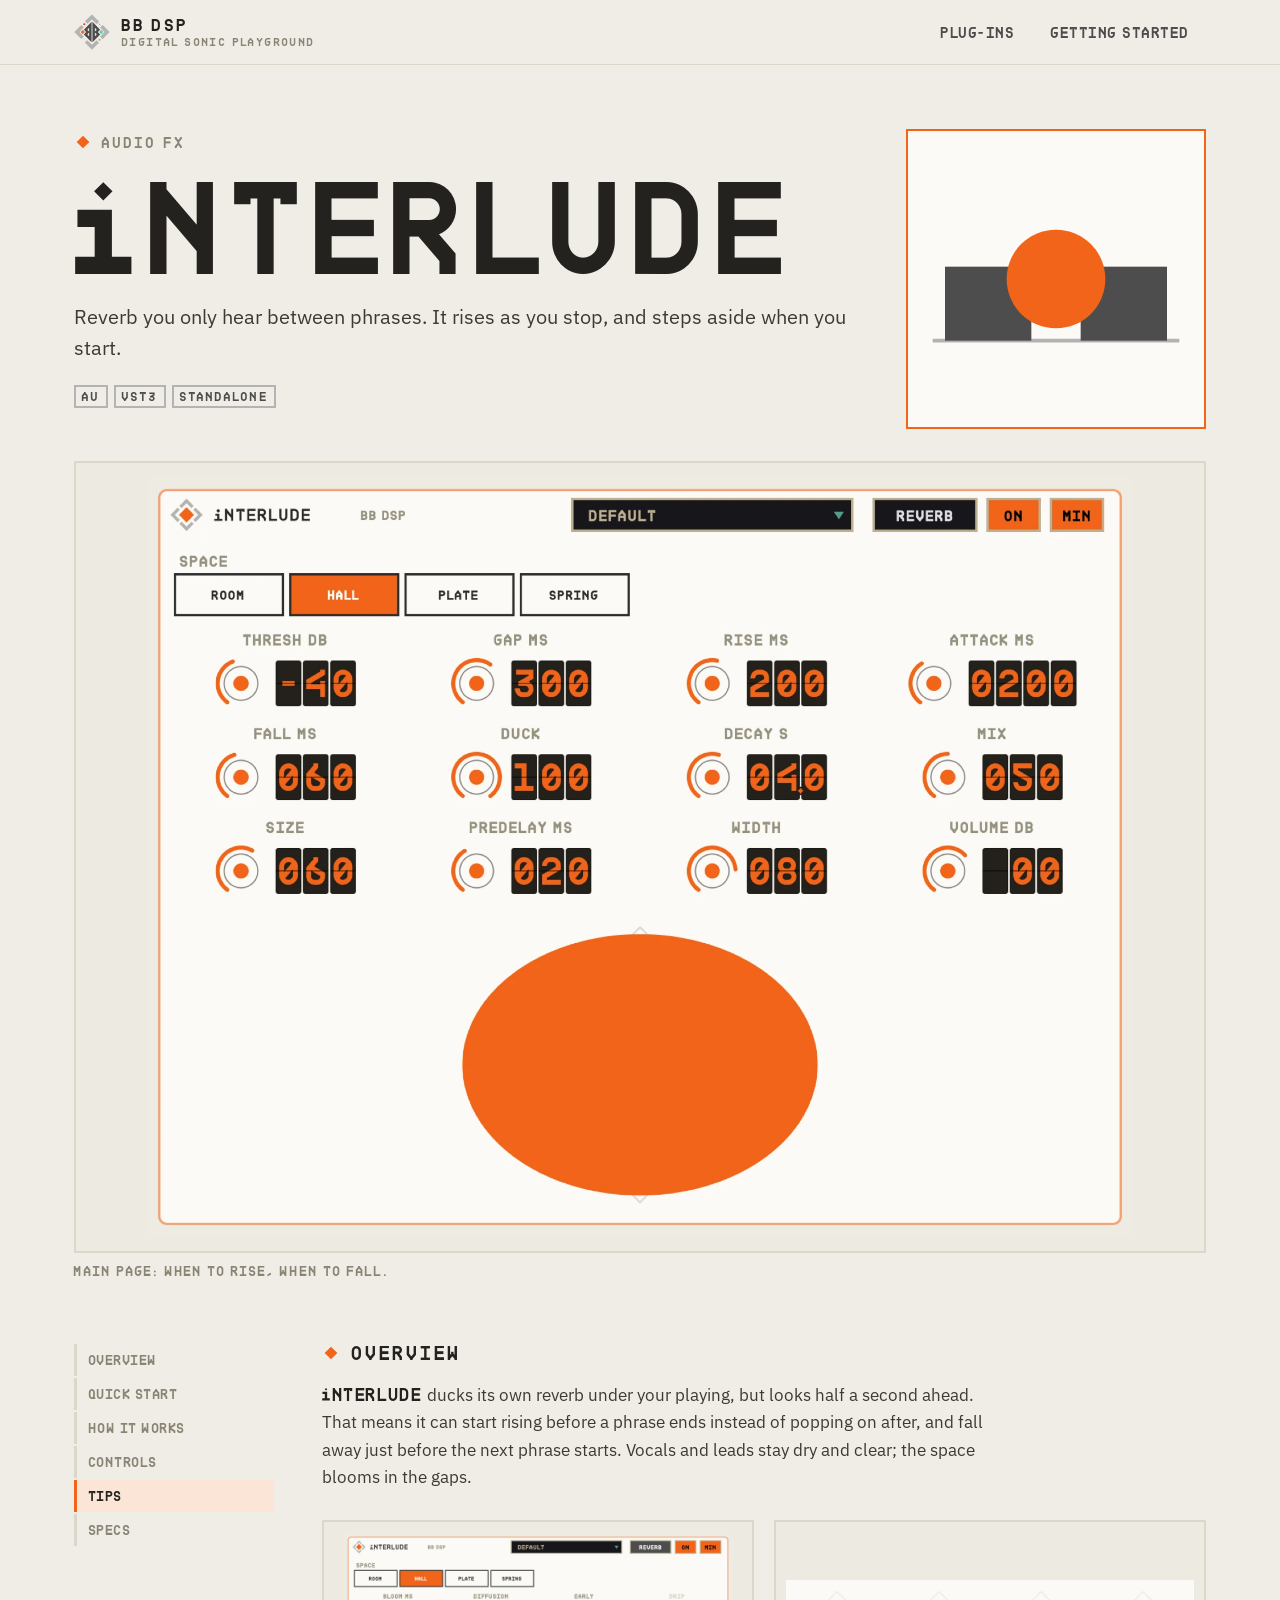
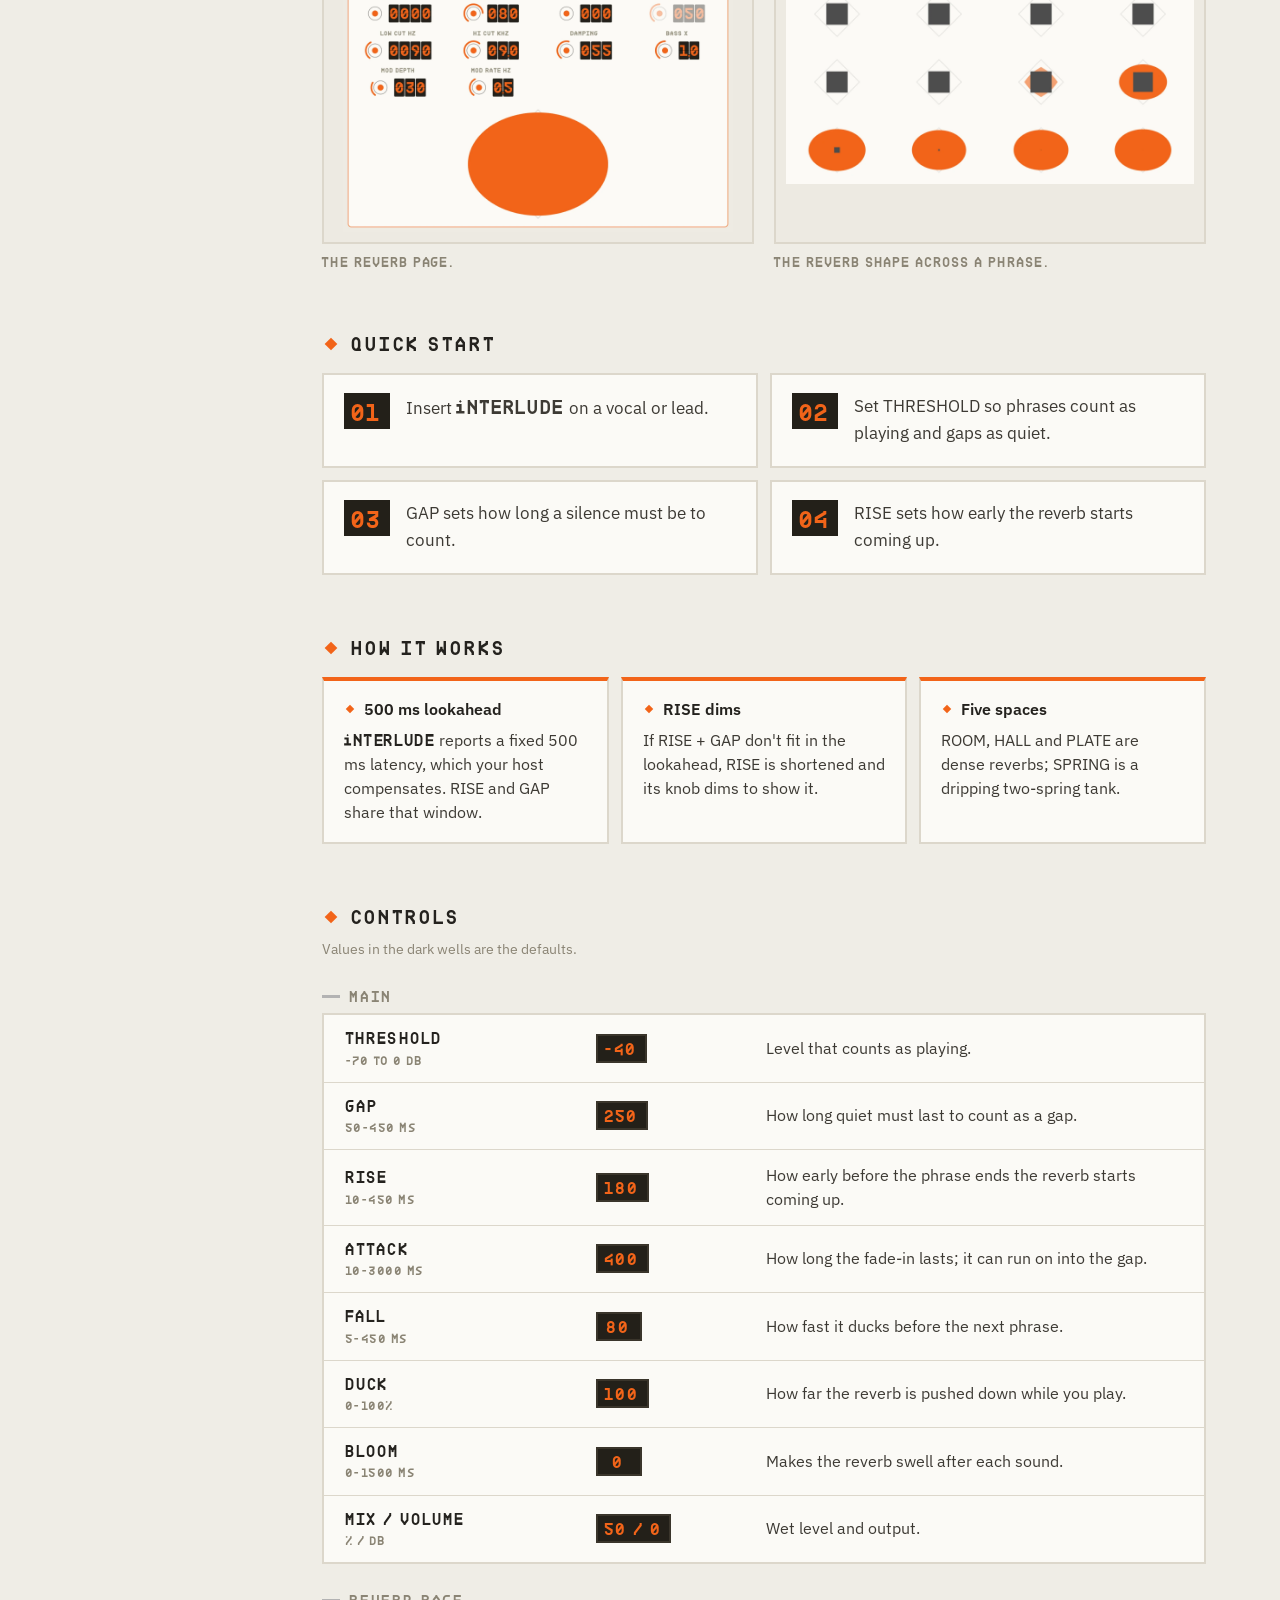
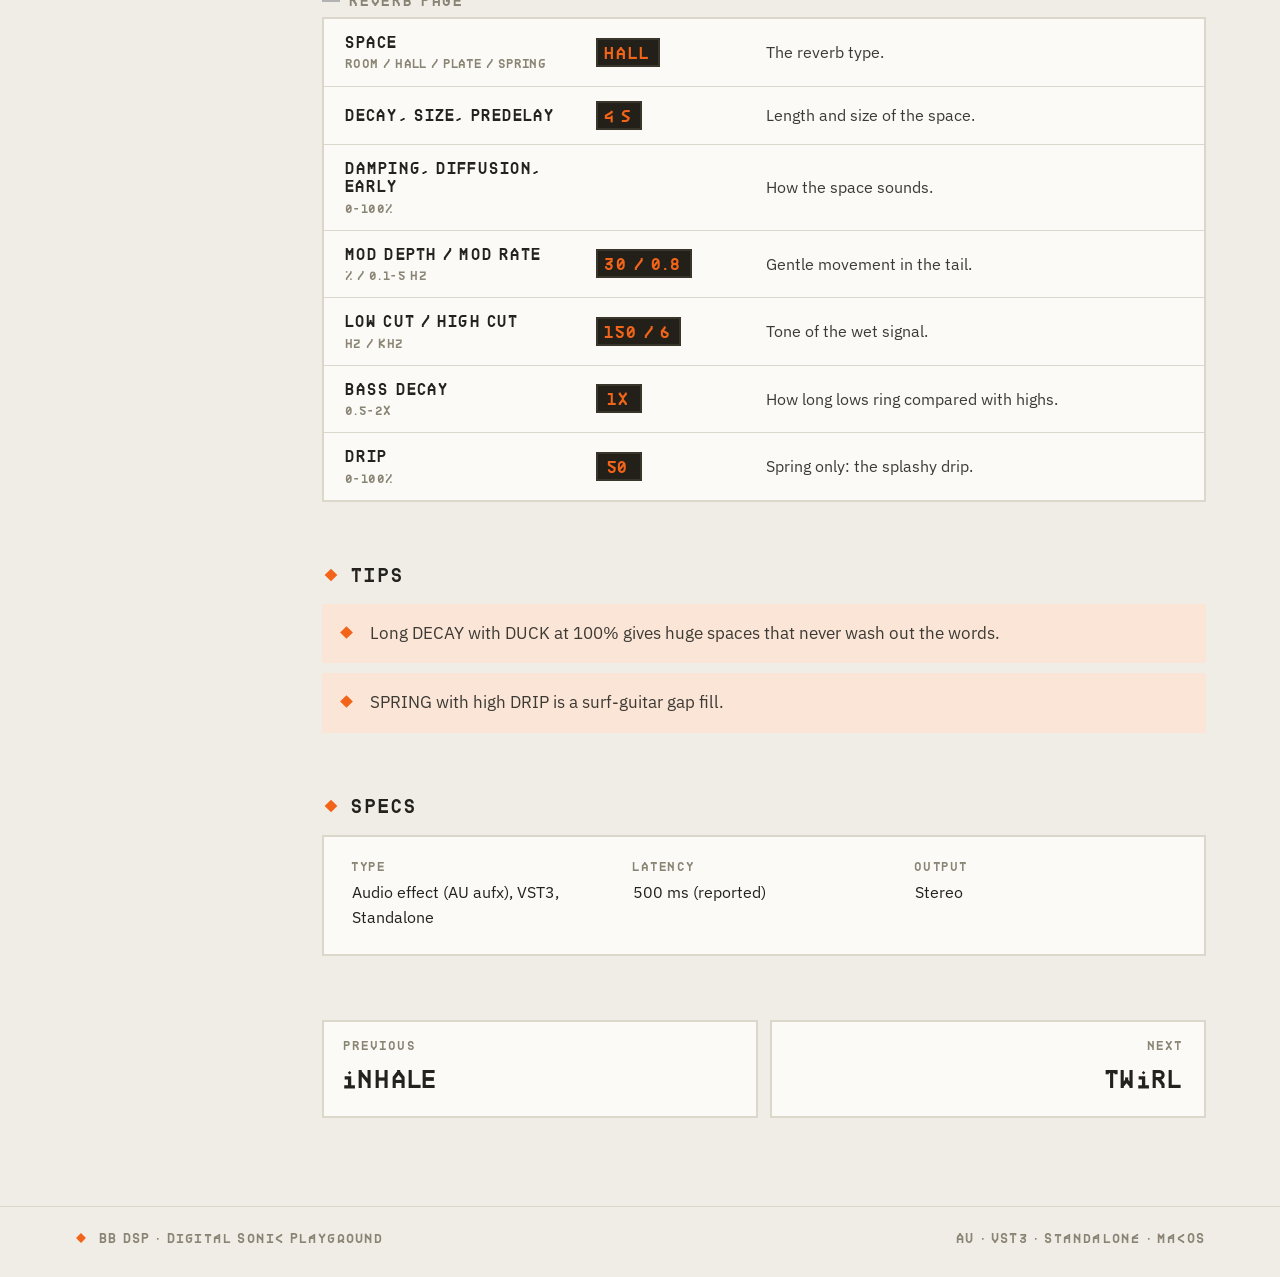
<file: docs/interlude.html>
<!doctype html>
<html lang="en"><head><meta charset="utf-8">
<meta name="viewport" content="width=device-width, initial-scale=1">
<title>iNTERLUDE Manual · BB DSP</title>
<meta name="description" content="Reverb you only hear between phrases. It rises as you stop, and steps aside when you start.">
<link rel="icon" href="assets/mark.svg" type="image/svg+xml">
<link rel="preconnect" href="https://fonts.googleapis.com"><link rel="preconnect" href="https://fonts.gstatic.com" crossorigin>
<link href="https://fonts.googleapis.com/css2?family=IBM+Plex+Sans:ital,wght@0,400;0,500;0,600;1,400&display=swap" rel="stylesheet">
<link rel="stylesheet" href="assets/site.css?v=94354b3f">
</head><body style="--accent:#F26419;--accent-ink:#BF5319;--accent-lcd:#F26419;--accent-on:#1E1C18;--accent-soft:#FAE5D7;">
<header class="top"><div class="wrap top-in">
<a class="brand" href="index.html"><svg class="logo" viewBox="280 185 1390 1410" role="img" aria-label="BB DSP">
<g fill="#B3B3B3">
<polygon points="697,472 971,200 1253,476 1156,573 971,397 796,571"/>
<polygon points="697,472 971,200 1253,476 1156,573 971,397 796,571" transform="rotate(90 973 891)"/>
<polygon points="697,472 971,200 1253,476 1156,573 971,397 796,571" transform="rotate(180 973 891)"/>
<polygon points="697,472 971,200 1253,476 1156,573 971,397 796,571" transform="rotate(270 973 891)"/>
</g>
<g fill="#4D4D4D" fill-rule="evenodd">
<path d="M959,493 L657,799 L748,890 L656,985 L958,1290 Z M863,725 L791,799 L862,869 Z M861,913 L790,985 L862,1058 Z"/>
<path d="M959,493 L657,799 L748,890 L656,985 L958,1290 Z M863,725 L791,799 L862,869 Z M861,913 L790,985 L862,1058 Z" transform="translate(1951 0) scale(-1 1)"/>
</g>
<circle class="m m1" cx="674" cy="587" r="42" fill="#E8352A"/>
<line class="m m2" x1="1236" y1="560" x2="1306" y2="628" stroke="#3B80C4" stroke-width="26"/>
<rect class="m m3" x="551" y="832" width="122" height="122" fill="#EB712F" transform="rotate(45 612 893)"/>
<rect class="m m4" x="1279" y="828" width="122" height="122" fill="#62D1B5" transform="rotate(45 1340 889)"/>
<line class="m m5" x1="646" y1="1152" x2="714" y2="1220" stroke="#F4C443" stroke-width="26"/>
<circle class="m m6" cx="1270" cy="1192" r="42" fill="#7DD23F"/>
</svg><span><b>BB DSP</b><small>DIGITAL SONIC PLAYGROUND</small></span></a>
<nav><a href="index.html"><span class="t"><span class="sr">PLUG-INS</span><span aria-hidden="true">PLUG-INS</span></span></a><a href="getting-started.html"><span class="t"><span class="sr">GETTING STARTED</span><span aria-hidden="true">GETTING STARTED</span></span></a></nav></div></header>
<main>
<section class="phero wrap">
<div class="phero-txt">
<p class="eyebrow"><svg class="mk" width="18" height="18" viewBox="0 0 20 20" aria-hidden="true"><rect x="5" y="5" width="10" height="10" transform="rotate(45 10 10)" fill="var(--accent)"/></svg><span>AUDIO FX</span></p>
<h1 class="pname"><span class="t"><span class="sr">iNTERLUDE</span><span aria-hidden="true"><svg class="li" viewBox="0 0 68 80"><path d="M3 24h30v41h17v15H1V65h17V39H3z"/><path d="M25.5 0l8 8-8 8-8-8z"/></svg>NTERLUDE</span></span></h1>
<p class="lede">Reverb you only hear between phrases. It rises as you stop, and steps aside when you start.</p>
<p class="chips"><span class="chip">AU</span><span class="chip">VST3</span><span class="chip">STANDALONE</span></p>
</div>
<div class="phero-motion"><svg class="motion" viewBox="0 0 240 240" aria-hidden="true">
<line x1="20" y1="170" x2="220" y2="170" stroke="#B3B3B3" stroke-width="3"/>
<rect x="30" y="110" width="70" height="60" fill="#4D4D4D" style="animation:phrase 4s infinite"/>
<rect x="140" y="110" width="70" height="60" fill="#4D4D4D" style="animation:phrase 4s 2s infinite"/>
<circle cx="120" cy="120" r="40" fill="var(--accent)" style="transform-origin:120px 140px;animation:gap 4s infinite"/></svg></div>
</section>
<section class="wrap"><figure class="main-shot"><div class="shot"><img src="img/interlude/interlude_default.webp" alt="Main page: when to rise, when to fall."></div><figcaption>Main page: when to rise, when to fall.</figcaption></figure></section>
<div class="wrap layout">
<aside class="toc"><div><a href="#overview"><span class="t"><span class="sr">OVERVIEW</span><span aria-hidden="true">OVERVIEW</span></span></a><a href="#quick"><span class="t"><span class="sr">QUICK START</span><span aria-hidden="true">QUICK START</span></span></a><a href="#how"><span class="t"><span class="sr">HOW IT WORKS</span><span aria-hidden="true">HOW IT WORKS</span></span></a><a href="#controls"><span class="t"><span class="sr">CONTROLS</span><span aria-hidden="true">CONTROLS</span></span></a><a href="#tips"><span class="t"><span class="sr">TIPS</span><span aria-hidden="true">TIPS</span></span></a><a href="#specs"><span class="t"><span class="sr">SPECS</span><span aria-hidden="true">SPECS</span></span></a></div></aside>
<article class="doc">
<h2 class="sec" id="overview"><svg class="mk" width="18" height="18" viewBox="0 0 20 20" aria-hidden="true"><rect x="5" y="5" width="10" height="10" transform="rotate(45 10 10)" fill="var(--accent)"/></svg><span>OVERVIEW</span></h2>
<div class="prose"><p><span class="t"><span class="sr">iNTERLUDE</span><span aria-hidden="true"><svg class="li" viewBox="0 0 68 80"><path d="M3 24h30v41h17v15H1V65h17V39H3z"/><path d="M25.5 0l8 8-8 8-8-8z"/></svg>NTERLUDE</span></span> ducks its own reverb under your playing, but looks half a second ahead. That means it can start rising before a phrase ends instead of popping on after, and fall away just before the next phrase starts. Vocals and leads stay dry and clear; the space blooms in the gaps.</p></div>
<div class="gallery"><figure><div class="shot"><img src="img/interlude/interlude_reverb_page.webp" alt="The REVERB page." loading="lazy"></div><figcaption>The REVERB page.</figcaption></figure><figure><div class="shot"><img src="img/interlude/interlude_motion.webp" alt="The reverb shape across a phrase." loading="lazy"></div><figcaption>The reverb shape across a phrase.</figcaption></figure></div>
<h2 class="sec" id="quick"><svg class="mk" width="18" height="18" viewBox="0 0 20 20" aria-hidden="true"><rect x="5" y="5" width="10" height="10" transform="rotate(45 10 10)" fill="var(--accent)"/></svg><span>QUICK START</span></h2>
<ol class="steps"><li><span class="n">01</span><span>Insert <span class="t"><span class="sr">iNTERLUDE</span><span aria-hidden="true"><svg class="li" viewBox="0 0 68 80"><path d="M3 24h30v41h17v15H1V65h17V39H3z"/><path d="M25.5 0l8 8-8 8-8-8z"/></svg>NTERLUDE</span></span> on a vocal or lead.</span></li><li><span class="n">02</span><span>Set THRESHOLD so phrases count as playing and gaps as quiet.</span></li><li><span class="n">03</span><span>GAP sets how long a silence must be to count.</span></li><li><span class="n">04</span><span>RISE sets how early the reverb starts coming up.</span></li></ol>
<h2 class="sec" id="how"><svg class="mk" width="18" height="18" viewBox="0 0 20 20" aria-hidden="true"><rect x="5" y="5" width="10" height="10" transform="rotate(45 10 10)" fill="var(--accent)"/></svg><span>HOW IT WORKS</span></h2>
<div class="hows"><div class="how"><h3><svg class="mk" width="12" height="12" viewBox="0 0 20 20" aria-hidden="true"><rect x="5" y="5" width="10" height="10" transform="rotate(45 10 10)" fill="var(--accent)"/></svg>500 ms lookahead</h3><p><span class="t"><span class="sr">iNTERLUDE</span><span aria-hidden="true"><svg class="li" viewBox="0 0 68 80"><path d="M3 24h30v41h17v15H1V65h17V39H3z"/><path d="M25.5 0l8 8-8 8-8-8z"/></svg>NTERLUDE</span></span> reports a fixed 500 ms latency, which your host compensates. RISE and GAP share that window.</p></div><div class="how"><h3><svg class="mk" width="12" height="12" viewBox="0 0 20 20" aria-hidden="true"><rect x="5" y="5" width="10" height="10" transform="rotate(45 10 10)" fill="var(--accent)"/></svg>RISE dims</h3><p>If RISE + GAP don&#x27;t fit in the lookahead, RISE is shortened and its knob dims to show it.</p></div><div class="how"><h3><svg class="mk" width="12" height="12" viewBox="0 0 20 20" aria-hidden="true"><rect x="5" y="5" width="10" height="10" transform="rotate(45 10 10)" fill="var(--accent)"/></svg>Five spaces</h3><p>ROOM, HALL and PLATE are dense reverbs; SPRING is a dripping two-spring tank.</p></div></div>
<h2 class="sec" id="controls"><svg class="mk" width="18" height="18" viewBox="0 0 20 20" aria-hidden="true"><rect x="5" y="5" width="10" height="10" transform="rotate(45 10 10)" fill="var(--accent)"/></svg><span>CONTROLS</span></h2>
<p class="hint">Values in the dark wells are the defaults.</p>
<h3 class="grp">MAIN</h3><div class="card table"><div class="row"><div class="rn">THRESHOLD<span class="rng">-70 to 0 dB</span></div><div class="rv"><span class="lcd">-40</span></div><div class="rd">Level that counts as playing.</div></div><div class="row"><div class="rn">GAP<span class="rng">50-450 ms</span></div><div class="rv"><span class="lcd">250</span></div><div class="rd">How long quiet must last to count as a gap.</div></div><div class="row"><div class="rn">RISE<span class="rng">10-450 ms</span></div><div class="rv"><span class="lcd">180</span></div><div class="rd">How early before the phrase ends the reverb starts coming up.</div></div><div class="row"><div class="rn">ATTACK<span class="rng">10-3000 ms</span></div><div class="rv"><span class="lcd">400</span></div><div class="rd">How long the fade-in lasts; it can run on into the gap.</div></div><div class="row"><div class="rn">FALL<span class="rng">5-450 ms</span></div><div class="rv"><span class="lcd">80</span></div><div class="rd">How fast it ducks before the next phrase.</div></div><div class="row"><div class="rn">DUCK<span class="rng">0-100%</span></div><div class="rv"><span class="lcd">100</span></div><div class="rd">How far the reverb is pushed down while you play.</div></div><div class="row"><div class="rn">BLOOM<span class="rng">0-1500 ms</span></div><div class="rv"><span class="lcd">0</span></div><div class="rd">Makes the reverb swell after each sound.</div></div><div class="row"><div class="rn">MIX / VOLUME<span class="rng">% / dB</span></div><div class="rv"><span class="lcd">50 / 0</span></div><div class="rd">Wet level and output.</div></div></div><h3 class="grp">REVERB PAGE</h3><div class="card table"><div class="row"><div class="rn">SPACE<span class="rng">ROOM / HALL / PLATE / SPRING</span></div><div class="rv"><span class="lcd">HALL</span></div><div class="rd">The reverb type.</div></div><div class="row"><div class="rn">DECAY, SIZE, PREDELAY</div><div class="rv"><span class="lcd">4 s</span></div><div class="rd">Length and size of the space.</div></div><div class="row"><div class="rn">DAMPING, DIFFUSION, EARLY<span class="rng">0-100%</span></div><div class="rv"></div><div class="rd">How the space sounds.</div></div><div class="row"><div class="rn">MOD DEPTH / MOD RATE<span class="rng">% / 0.1-5 Hz</span></div><div class="rv"><span class="lcd">30 / 0.8</span></div><div class="rd">Gentle movement in the tail.</div></div><div class="row"><div class="rn">LOW CUT / HIGH CUT<span class="rng">Hz / kHz</span></div><div class="rv"><span class="lcd">150 / 6</span></div><div class="rd">Tone of the wet signal.</div></div><div class="row"><div class="rn">BASS DECAY<span class="rng">0.5-2x</span></div><div class="rv"><span class="lcd">1x</span></div><div class="rd">How long lows ring compared with highs.</div></div><div class="row"><div class="rn">DRIP<span class="rng">0-100%</span></div><div class="rv"><span class="lcd">50</span></div><div class="rd">Spring only: the splashy drip.</div></div></div>
<h2 class="sec" id="tips"><svg class="mk" width="18" height="18" viewBox="0 0 20 20" aria-hidden="true"><rect x="5" y="5" width="10" height="10" transform="rotate(45 10 10)" fill="var(--accent)"/></svg><span>TIPS</span></h2>
<ul class="tips"><li>Long DECAY with DUCK at 100% gives huge spaces that never wash out the words.</li><li>SPRING with high DRIP is a surf-guitar gap fill.</li></ul>
<h2 class="sec" id="specs"><svg class="mk" width="18" height="18" viewBox="0 0 20 20" aria-hidden="true"><rect x="5" y="5" width="10" height="10" transform="rotate(45 10 10)" fill="var(--accent)"/></svg><span>SPECS</span></h2>
<dl class="specs card"><div><dt>TYPE</dt><dd>Audio effect (AU aufx), VST3, Standalone</dd></div><div><dt>LATENCY</dt><dd>500 ms (reported)</dd></div><div><dt>OUTPUT</dt><dd>Stereo</dd></div></dl>
<nav class="pn">
<a href="inhale.html" style="--accent:#7EB09B;--accent-ink:#5A796B;--accent-lcd:#7EB09B;--accent-on:#1E1C18;--accent-soft:#EAF0E9;"><small>PREVIOUS</small><span class="t"><span class="sr">iNHALE</span><span aria-hidden="true"><svg class="li" viewBox="0 0 68 80"><path d="M3 24h30v41h17v15H1V65h17V39H3z"/><path d="M25.5 0l8 8-8 8-8-8z"/></svg>NHALE</span></span></a>
<a href="twirl.html" class="nx" style="--accent:#A4243B;--accent-ink:#A4243B;--accent-lcd:#C77987;--accent-on:#FBFAF6;--accent-soft:#EFDCDC;"><small>NEXT</small><span class="t"><span class="sr">TWiRL</span><span aria-hidden="true">TW<svg class="li" viewBox="0 0 68 80"><path d="M3 24h30v41h17v15H1V65h17V39H3z"/><path d="M25.5 0l8 8-8 8-8-8z"/></svg>RL</span></span></a>
</nav>
</article></div></main>
<footer class="foot"><div class="wrap"><svg class="mk" width="14" height="14" viewBox="0 0 20 20" aria-hidden="true"><rect x="5" y="5" width="10" height="10" transform="rotate(45 10 10)" fill="var(--accent)"/></svg><span>BB DSP · Digital Sonic Playground</span><span class="sp"></span><span>AU · VST3 · Standalone · macOS</span></div></footer>
<script src="assets/site.js?v=e9fea648"></script>
</body></html>
</file>
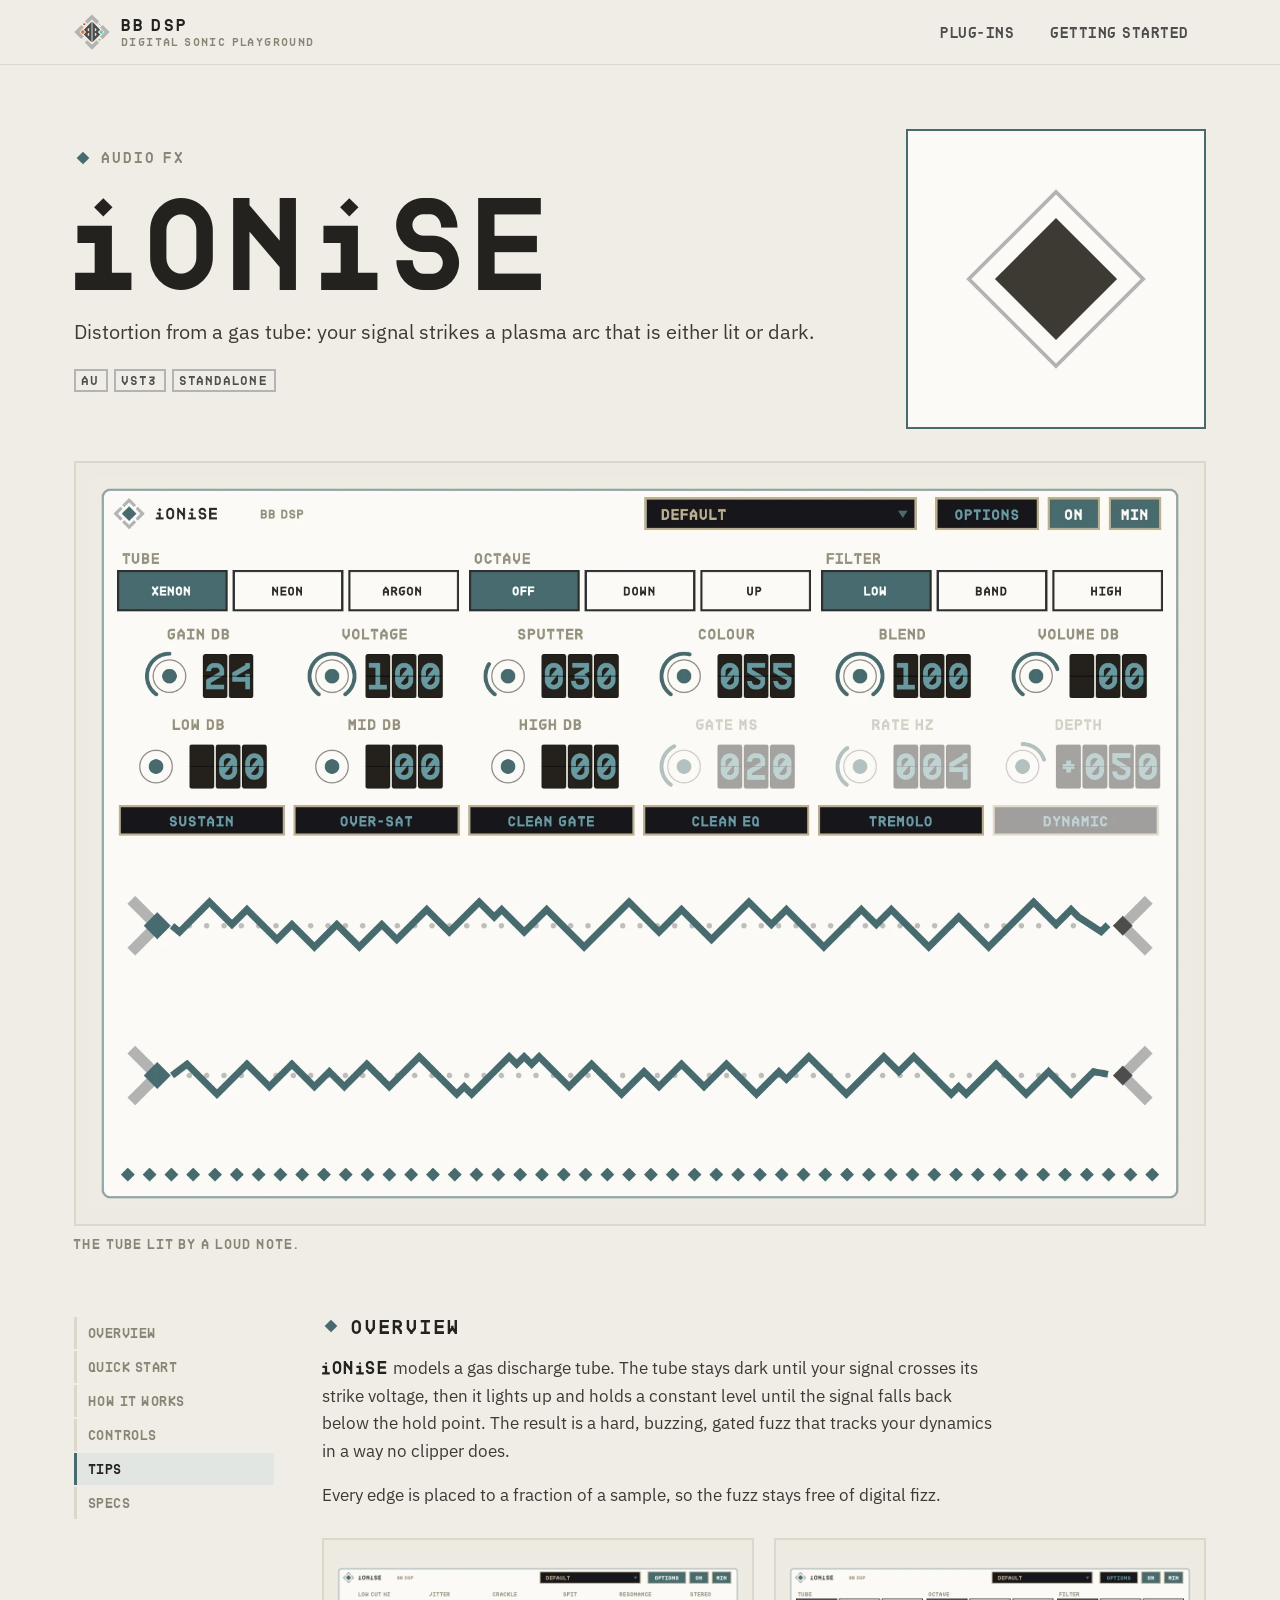
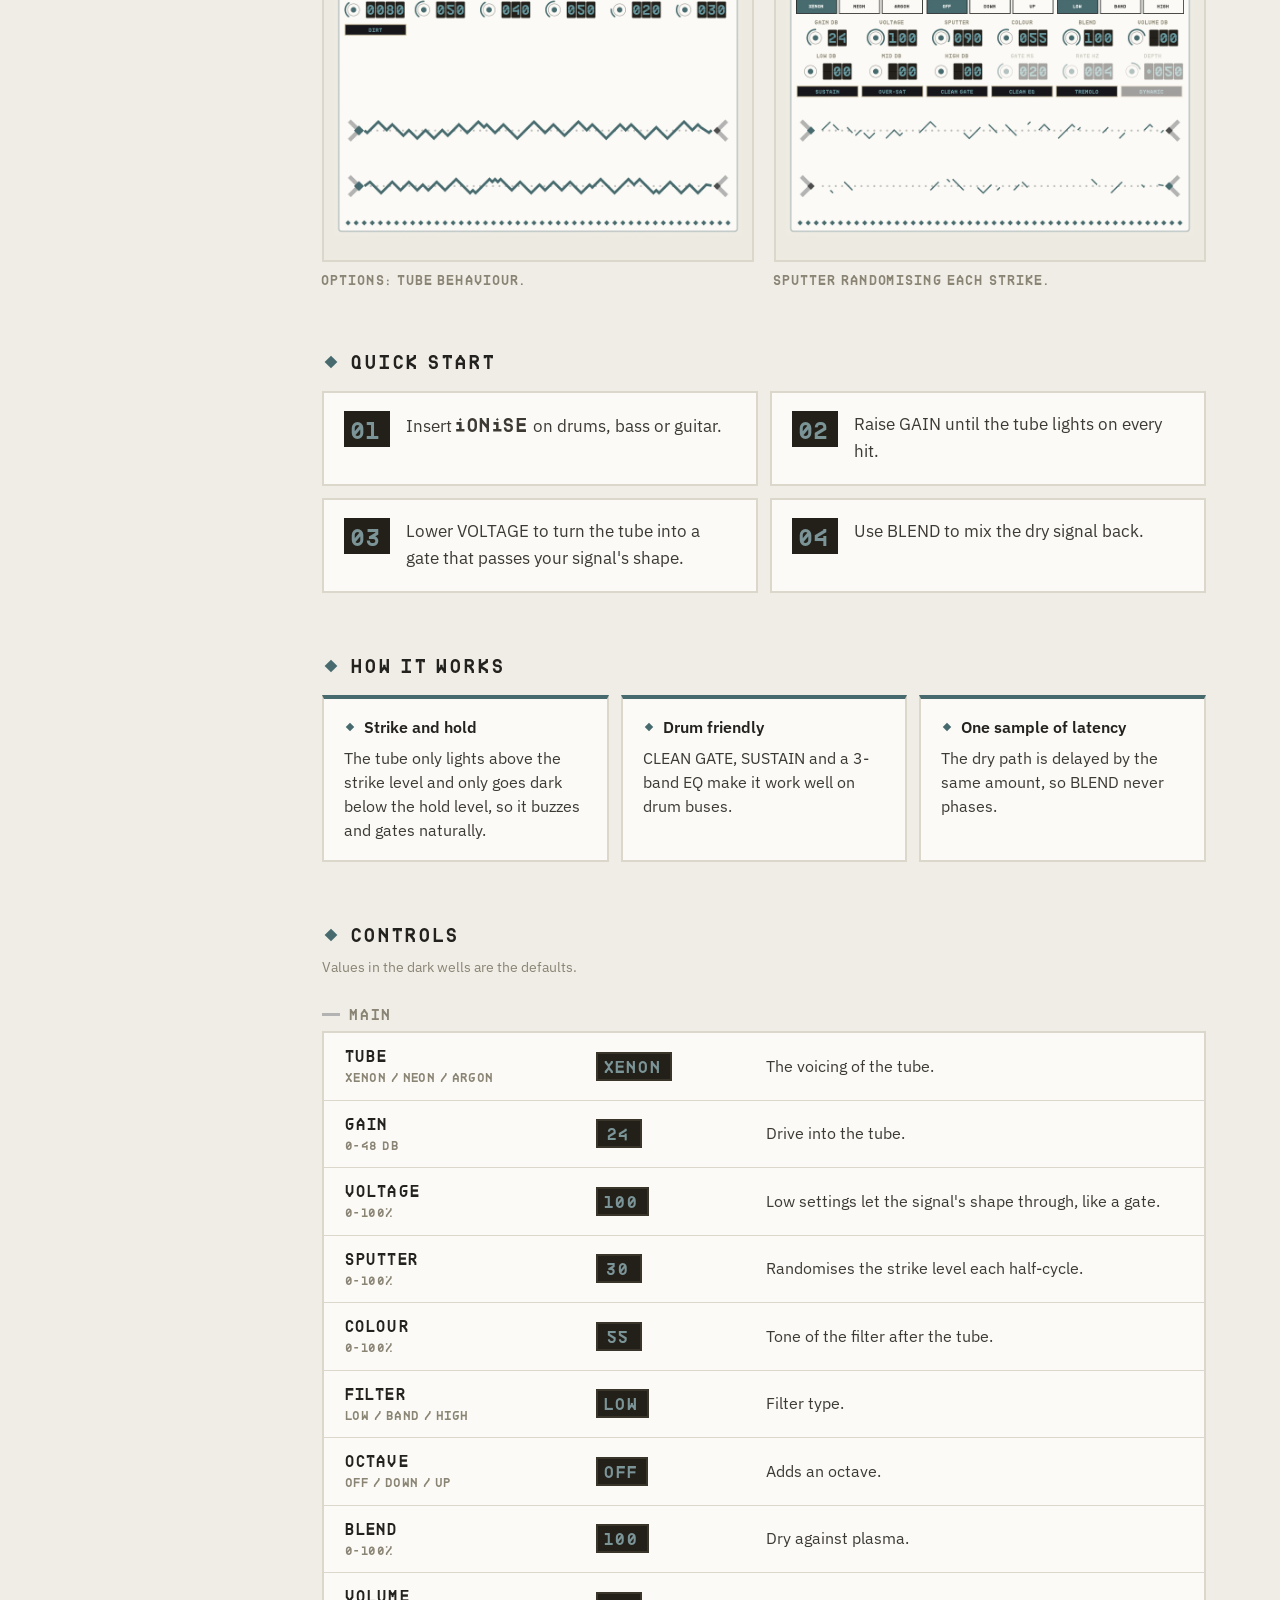
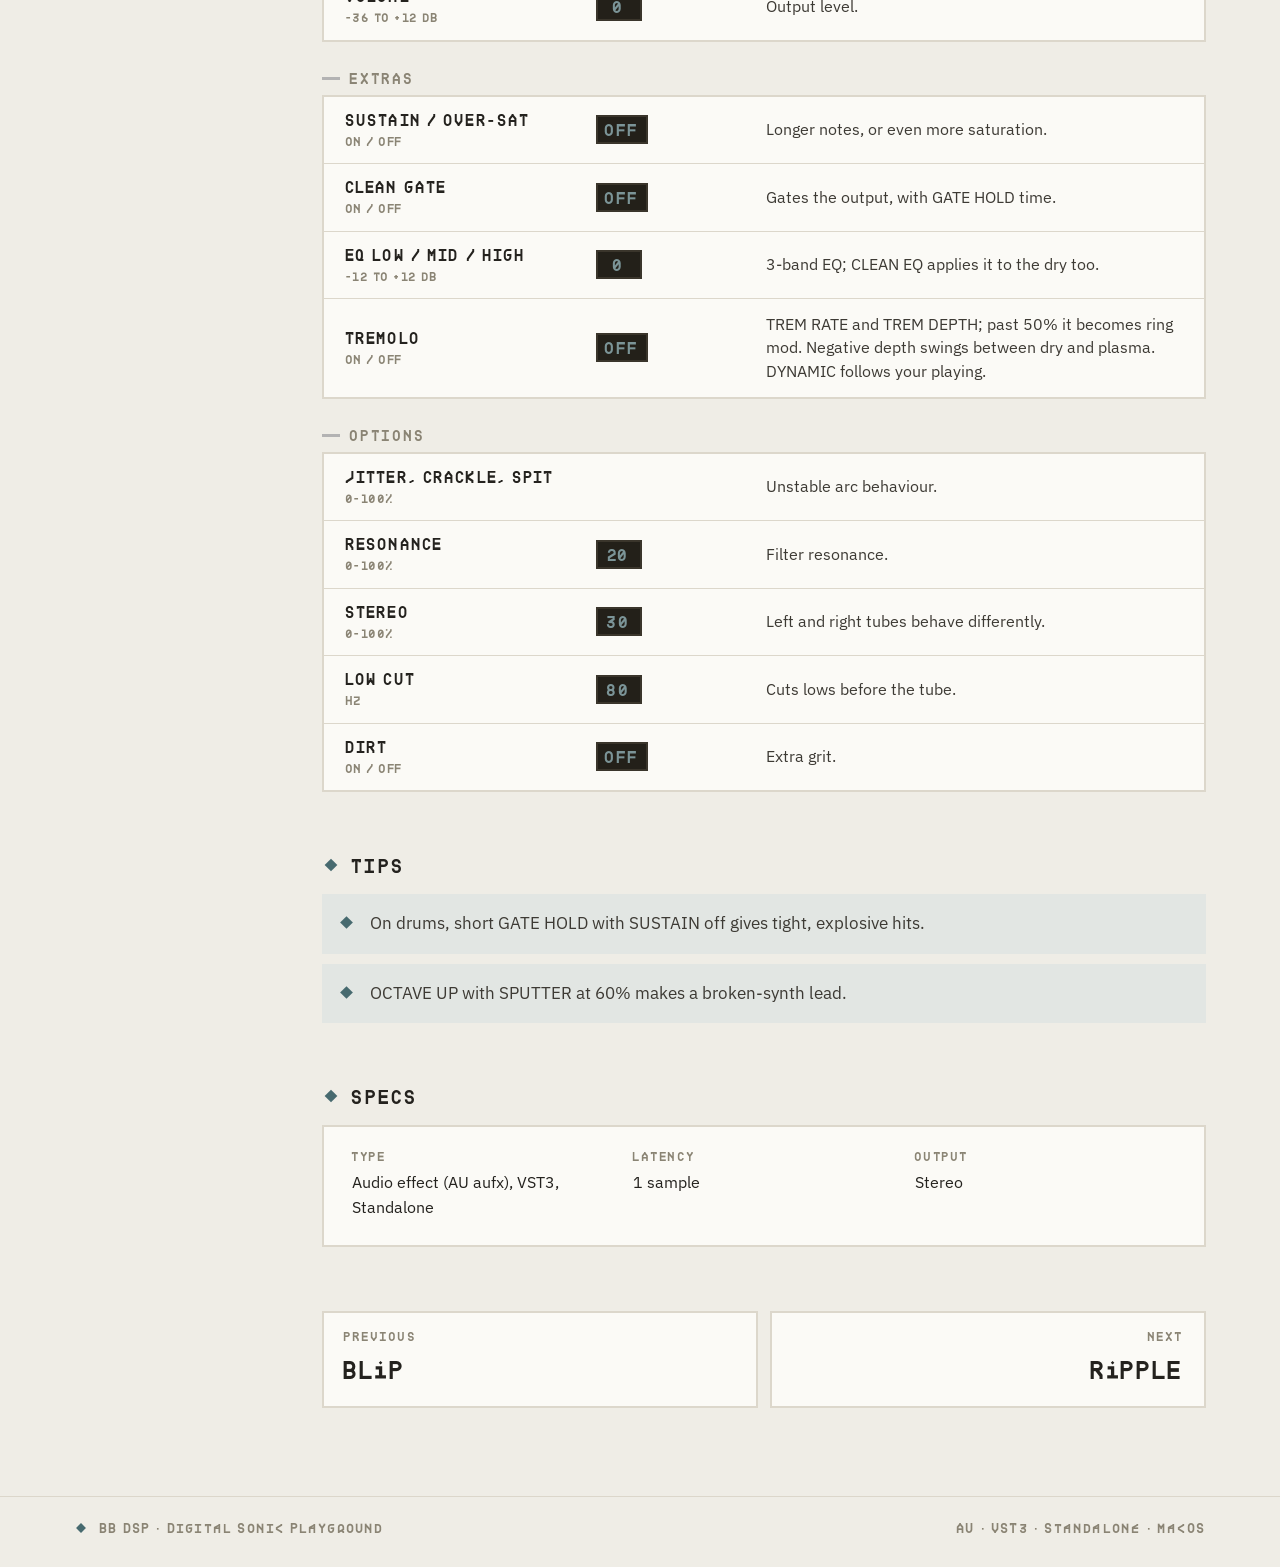
<file: docs/ionise.html>
<!doctype html>
<html lang="en"><head><meta charset="utf-8">
<meta name="viewport" content="width=device-width, initial-scale=1">
<title>iONiSE Manual · BB DSP</title>
<meta name="description" content="Distortion from a gas tube: your signal strikes a plasma arc that is either lit or dark.">
<link rel="icon" href="assets/mark.svg" type="image/svg+xml">
<link rel="preconnect" href="https://fonts.googleapis.com"><link rel="preconnect" href="https://fonts.gstatic.com" crossorigin>
<link href="https://fonts.googleapis.com/css2?family=IBM+Plex+Sans:ital,wght@0,400;0,500;0,600;1,400&display=swap" rel="stylesheet">
<link rel="stylesheet" href="assets/site.css?v=94354b3f">
</head><body style="--accent:#476A6F;--accent-ink:#476A6F;--accent-lcd:#7B9497;--accent-on:#FBFAF6;--accent-soft:#E2E6E3;">
<header class="top"><div class="wrap top-in">
<a class="brand" href="index.html"><svg class="logo" viewBox="280 185 1390 1410" role="img" aria-label="BB DSP">
<g fill="#B3B3B3">
<polygon points="697,472 971,200 1253,476 1156,573 971,397 796,571"/>
<polygon points="697,472 971,200 1253,476 1156,573 971,397 796,571" transform="rotate(90 973 891)"/>
<polygon points="697,472 971,200 1253,476 1156,573 971,397 796,571" transform="rotate(180 973 891)"/>
<polygon points="697,472 971,200 1253,476 1156,573 971,397 796,571" transform="rotate(270 973 891)"/>
</g>
<g fill="#4D4D4D" fill-rule="evenodd">
<path d="M959,493 L657,799 L748,890 L656,985 L958,1290 Z M863,725 L791,799 L862,869 Z M861,913 L790,985 L862,1058 Z"/>
<path d="M959,493 L657,799 L748,890 L656,985 L958,1290 Z M863,725 L791,799 L862,869 Z M861,913 L790,985 L862,1058 Z" transform="translate(1951 0) scale(-1 1)"/>
</g>
<circle class="m m1" cx="674" cy="587" r="42" fill="#E8352A"/>
<line class="m m2" x1="1236" y1="560" x2="1306" y2="628" stroke="#3B80C4" stroke-width="26"/>
<rect class="m m3" x="551" y="832" width="122" height="122" fill="#EB712F" transform="rotate(45 612 893)"/>
<rect class="m m4" x="1279" y="828" width="122" height="122" fill="#62D1B5" transform="rotate(45 1340 889)"/>
<line class="m m5" x1="646" y1="1152" x2="714" y2="1220" stroke="#F4C443" stroke-width="26"/>
<circle class="m m6" cx="1270" cy="1192" r="42" fill="#7DD23F"/>
</svg><span><b>BB DSP</b><small>DIGITAL SONIC PLAYGROUND</small></span></a>
<nav><a href="index.html"><span class="t"><span class="sr">PLUG-INS</span><span aria-hidden="true">PLUG-INS</span></span></a><a href="getting-started.html"><span class="t"><span class="sr">GETTING STARTED</span><span aria-hidden="true">GETTING STARTED</span></span></a></nav></div></header>
<main>
<section class="phero wrap">
<div class="phero-txt">
<p class="eyebrow"><svg class="mk" width="18" height="18" viewBox="0 0 20 20" aria-hidden="true"><rect x="5" y="5" width="10" height="10" transform="rotate(45 10 10)" fill="var(--accent)"/></svg><span>AUDIO FX</span></p>
<h1 class="pname"><span class="t"><span class="sr">iONiSE</span><span aria-hidden="true"><svg class="li" viewBox="0 0 68 80"><path d="M3 24h30v41h17v15H1V65h17V39H3z"/><path d="M25.5 0l8 8-8 8-8-8z"/></svg>ON<svg class="li" viewBox="0 0 68 80"><path d="M3 24h30v41h17v15H1V65h17V39H3z"/><path d="M25.5 0l8 8-8 8-8-8z"/></svg>SE</span></span></h1>
<p class="lede">Distortion from a gas tube: your signal strikes a plasma arc that is either lit or dark.</p>
<p class="chips"><span class="chip">AU</span><span class="chip">VST3</span><span class="chip">STANDALONE</span></p>
</div>
<div class="phero-motion"><svg class="motion" viewBox="0 0 240 240" aria-hidden="true">
<rect x="70" y="70" width="100" height="100" fill="none" stroke="#B3B3B3" stroke-width="3" transform="rotate(45 120 120)"/>
<rect x="85" y="85" width="70" height="70" fill="#4D4D4D" transform="rotate(45 120 120)">
<animate attributeName="fill" values="#4D4D4D;var(--accent);var(--accent);#4D4D4D;var(--accent);#4D4D4D;#4D4D4D" keyTimes="0;.08;.3;.34;.4;.46;1" dur="1.6s" calcMode="discrete" repeatCount="indefinite"/></rect></svg></div>
</section>
<section class="wrap"><figure class="main-shot"><div class="shot"><img src="img/ionise/ionise_burning.webp" alt="The tube lit by a loud note."></div><figcaption>The tube lit by a loud note.</figcaption></figure></section>
<div class="wrap layout">
<aside class="toc"><div><a href="#overview"><span class="t"><span class="sr">OVERVIEW</span><span aria-hidden="true">OVERVIEW</span></span></a><a href="#quick"><span class="t"><span class="sr">QUICK START</span><span aria-hidden="true">QUICK START</span></span></a><a href="#how"><span class="t"><span class="sr">HOW IT WORKS</span><span aria-hidden="true">HOW IT WORKS</span></span></a><a href="#controls"><span class="t"><span class="sr">CONTROLS</span><span aria-hidden="true">CONTROLS</span></span></a><a href="#tips"><span class="t"><span class="sr">TIPS</span><span aria-hidden="true">TIPS</span></span></a><a href="#specs"><span class="t"><span class="sr">SPECS</span><span aria-hidden="true">SPECS</span></span></a></div></aside>
<article class="doc">
<h2 class="sec" id="overview"><svg class="mk" width="18" height="18" viewBox="0 0 20 20" aria-hidden="true"><rect x="5" y="5" width="10" height="10" transform="rotate(45 10 10)" fill="var(--accent)"/></svg><span>OVERVIEW</span></h2>
<div class="prose"><p><span class="t"><span class="sr">iONiSE</span><span aria-hidden="true"><svg class="li" viewBox="0 0 68 80"><path d="M3 24h30v41h17v15H1V65h17V39H3z"/><path d="M25.5 0l8 8-8 8-8-8z"/></svg>ON<svg class="li" viewBox="0 0 68 80"><path d="M3 24h30v41h17v15H1V65h17V39H3z"/><path d="M25.5 0l8 8-8 8-8-8z"/></svg>SE</span></span> models a gas discharge tube. The tube stays dark until your signal crosses its strike voltage, then it lights up and holds a constant level until the signal falls back below the hold point. The result is a hard, buzzing, gated fuzz that tracks your dynamics in a way no clipper does.</p><p>Every edge is placed to a fraction of a sample, so the fuzz stays free of digital fizz.</p></div>
<div class="gallery"><figure><div class="shot"><img src="img/ionise/ionise_options.webp" alt="OPTIONS: tube behaviour." loading="lazy"></div><figcaption>OPTIONS: tube behaviour.</figcaption></figure><figure><div class="shot"><img src="img/ionise/ionise_sputter.webp" alt="SPUTTER randomising each strike." loading="lazy"></div><figcaption>SPUTTER randomising each strike.</figcaption></figure></div>
<h2 class="sec" id="quick"><svg class="mk" width="18" height="18" viewBox="0 0 20 20" aria-hidden="true"><rect x="5" y="5" width="10" height="10" transform="rotate(45 10 10)" fill="var(--accent)"/></svg><span>QUICK START</span></h2>
<ol class="steps"><li><span class="n">01</span><span>Insert <span class="t"><span class="sr">iONiSE</span><span aria-hidden="true"><svg class="li" viewBox="0 0 68 80"><path d="M3 24h30v41h17v15H1V65h17V39H3z"/><path d="M25.5 0l8 8-8 8-8-8z"/></svg>ON<svg class="li" viewBox="0 0 68 80"><path d="M3 24h30v41h17v15H1V65h17V39H3z"/><path d="M25.5 0l8 8-8 8-8-8z"/></svg>SE</span></span> on drums, bass or guitar.</span></li><li><span class="n">02</span><span>Raise GAIN until the tube lights on every hit.</span></li><li><span class="n">03</span><span>Lower VOLTAGE to turn the tube into a gate that passes your signal&#x27;s shape.</span></li><li><span class="n">04</span><span>Use BLEND to mix the dry signal back.</span></li></ol>
<h2 class="sec" id="how"><svg class="mk" width="18" height="18" viewBox="0 0 20 20" aria-hidden="true"><rect x="5" y="5" width="10" height="10" transform="rotate(45 10 10)" fill="var(--accent)"/></svg><span>HOW IT WORKS</span></h2>
<div class="hows"><div class="how"><h3><svg class="mk" width="12" height="12" viewBox="0 0 20 20" aria-hidden="true"><rect x="5" y="5" width="10" height="10" transform="rotate(45 10 10)" fill="var(--accent)"/></svg>Strike and hold</h3><p>The tube only lights above the strike level and only goes dark below the hold level, so it buzzes and gates naturally.</p></div><div class="how"><h3><svg class="mk" width="12" height="12" viewBox="0 0 20 20" aria-hidden="true"><rect x="5" y="5" width="10" height="10" transform="rotate(45 10 10)" fill="var(--accent)"/></svg>Drum friendly</h3><p>CLEAN GATE, SUSTAIN and a 3-band EQ make it work well on drum buses.</p></div><div class="how"><h3><svg class="mk" width="12" height="12" viewBox="0 0 20 20" aria-hidden="true"><rect x="5" y="5" width="10" height="10" transform="rotate(45 10 10)" fill="var(--accent)"/></svg>One sample of latency</h3><p>The dry path is delayed by the same amount, so BLEND never phases.</p></div></div>
<h2 class="sec" id="controls"><svg class="mk" width="18" height="18" viewBox="0 0 20 20" aria-hidden="true"><rect x="5" y="5" width="10" height="10" transform="rotate(45 10 10)" fill="var(--accent)"/></svg><span>CONTROLS</span></h2>
<p class="hint">Values in the dark wells are the defaults.</p>
<h3 class="grp">MAIN</h3><div class="card table"><div class="row"><div class="rn">TUBE<span class="rng">XENON / NEON / ARGON</span></div><div class="rv"><span class="lcd">XENON</span></div><div class="rd">The voicing of the tube.</div></div><div class="row"><div class="rn">GAIN<span class="rng">0-48 dB</span></div><div class="rv"><span class="lcd">24</span></div><div class="rd">Drive into the tube.</div></div><div class="row"><div class="rn">VOLTAGE<span class="rng">0-100%</span></div><div class="rv"><span class="lcd">100</span></div><div class="rd">Low settings let the signal&#x27;s shape through, like a gate.</div></div><div class="row"><div class="rn">SPUTTER<span class="rng">0-100%</span></div><div class="rv"><span class="lcd">30</span></div><div class="rd">Randomises the strike level each half-cycle.</div></div><div class="row"><div class="rn">COLOUR<span class="rng">0-100%</span></div><div class="rv"><span class="lcd">55</span></div><div class="rd">Tone of the filter after the tube.</div></div><div class="row"><div class="rn">FILTER<span class="rng">LOW / BAND / HIGH</span></div><div class="rv"><span class="lcd">LOW</span></div><div class="rd">Filter type.</div></div><div class="row"><div class="rn">OCTAVE<span class="rng">OFF / DOWN / UP</span></div><div class="rv"><span class="lcd">OFF</span></div><div class="rd">Adds an octave.</div></div><div class="row"><div class="rn">BLEND<span class="rng">0-100%</span></div><div class="rv"><span class="lcd">100</span></div><div class="rd">Dry against plasma.</div></div><div class="row"><div class="rn">VOLUME<span class="rng">-36 to +12 dB</span></div><div class="rv"><span class="lcd">0</span></div><div class="rd">Output level.</div></div></div><h3 class="grp">EXTRAS</h3><div class="card table"><div class="row"><div class="rn">SUSTAIN / OVER-SAT<span class="rng">ON / OFF</span></div><div class="rv"><span class="lcd">OFF</span></div><div class="rd">Longer notes, or even more saturation.</div></div><div class="row"><div class="rn">CLEAN GATE<span class="rng">ON / OFF</span></div><div class="rv"><span class="lcd">OFF</span></div><div class="rd">Gates the output, with GATE HOLD time.</div></div><div class="row"><div class="rn">EQ LOW / MID / HIGH<span class="rng">-12 to +12 dB</span></div><div class="rv"><span class="lcd">0</span></div><div class="rd">3-band EQ; CLEAN EQ applies it to the dry too.</div></div><div class="row"><div class="rn">TREMOLO<span class="rng">ON / OFF</span></div><div class="rv"><span class="lcd">OFF</span></div><div class="rd">TREM RATE and TREM DEPTH; past 50% it becomes ring mod. Negative depth swings between dry and plasma. DYNAMIC follows your playing.</div></div></div><h3 class="grp">OPTIONS</h3><div class="card table"><div class="row"><div class="rn">JITTER, CRACKLE, SPIT<span class="rng">0-100%</span></div><div class="rv"></div><div class="rd">Unstable arc behaviour.</div></div><div class="row"><div class="rn">RESONANCE<span class="rng">0-100%</span></div><div class="rv"><span class="lcd">20</span></div><div class="rd">Filter resonance.</div></div><div class="row"><div class="rn">STEREO<span class="rng">0-100%</span></div><div class="rv"><span class="lcd">30</span></div><div class="rd">Left and right tubes behave differently.</div></div><div class="row"><div class="rn">LOW CUT<span class="rng">Hz</span></div><div class="rv"><span class="lcd">80</span></div><div class="rd">Cuts lows before the tube.</div></div><div class="row"><div class="rn">DIRT<span class="rng">ON / OFF</span></div><div class="rv"><span class="lcd">OFF</span></div><div class="rd">Extra grit.</div></div></div>
<h2 class="sec" id="tips"><svg class="mk" width="18" height="18" viewBox="0 0 20 20" aria-hidden="true"><rect x="5" y="5" width="10" height="10" transform="rotate(45 10 10)" fill="var(--accent)"/></svg><span>TIPS</span></h2>
<ul class="tips"><li>On drums, short GATE HOLD with SUSTAIN off gives tight, explosive hits.</li><li>OCTAVE UP with SPUTTER at 60% makes a broken-synth lead.</li></ul>
<h2 class="sec" id="specs"><svg class="mk" width="18" height="18" viewBox="0 0 20 20" aria-hidden="true"><rect x="5" y="5" width="10" height="10" transform="rotate(45 10 10)" fill="var(--accent)"/></svg><span>SPECS</span></h2>
<dl class="specs card"><div><dt>TYPE</dt><dd>Audio effect (AU aufx), VST3, Standalone</dd></div><div><dt>LATENCY</dt><dd>1 sample</dd></div><div><dt>OUTPUT</dt><dd>Stereo</dd></div></dl>
<nav class="pn">
<a href="blip.html" style="--accent:#7B89B7;--accent-ink:#677296;--accent-lcd:#808EBA;--accent-on:#1E1C18;--accent-soft:#E9EAED;"><small>PREVIOUS</small><span class="t"><span class="sr">BLiP</span><span aria-hidden="true">BL<svg class="li" viewBox="0 0 68 80"><path d="M3 24h30v41h17v15H1V65h17V39H3z"/><path d="M25.5 0l8 8-8 8-8-8z"/></svg>P</span></span></a>
<a href="ripple.html" class="nx" style="--accent:#519E8A;--accent-ink:#447E6E;--accent-lcd:#519E8A;--accent-on:#1E1C18;--accent-soft:#E3EDE7;"><small>NEXT</small><span class="t"><span class="sr">RiPPLE</span><span aria-hidden="true">R<svg class="li" viewBox="0 0 68 80"><path d="M3 24h30v41h17v15H1V65h17V39H3z"/><path d="M25.5 0l8 8-8 8-8-8z"/></svg>PPLE</span></span></a>
</nav>
</article></div></main>
<footer class="foot"><div class="wrap"><svg class="mk" width="14" height="14" viewBox="0 0 20 20" aria-hidden="true"><rect x="5" y="5" width="10" height="10" transform="rotate(45 10 10)" fill="var(--accent)"/></svg><span>BB DSP · Digital Sonic Playground</span><span class="sp"></span><span>AU · VST3 · Standalone · macOS</span></div></footer>
<script src="assets/site.js?v=e9fea648"></script>
</body></html>
</file>
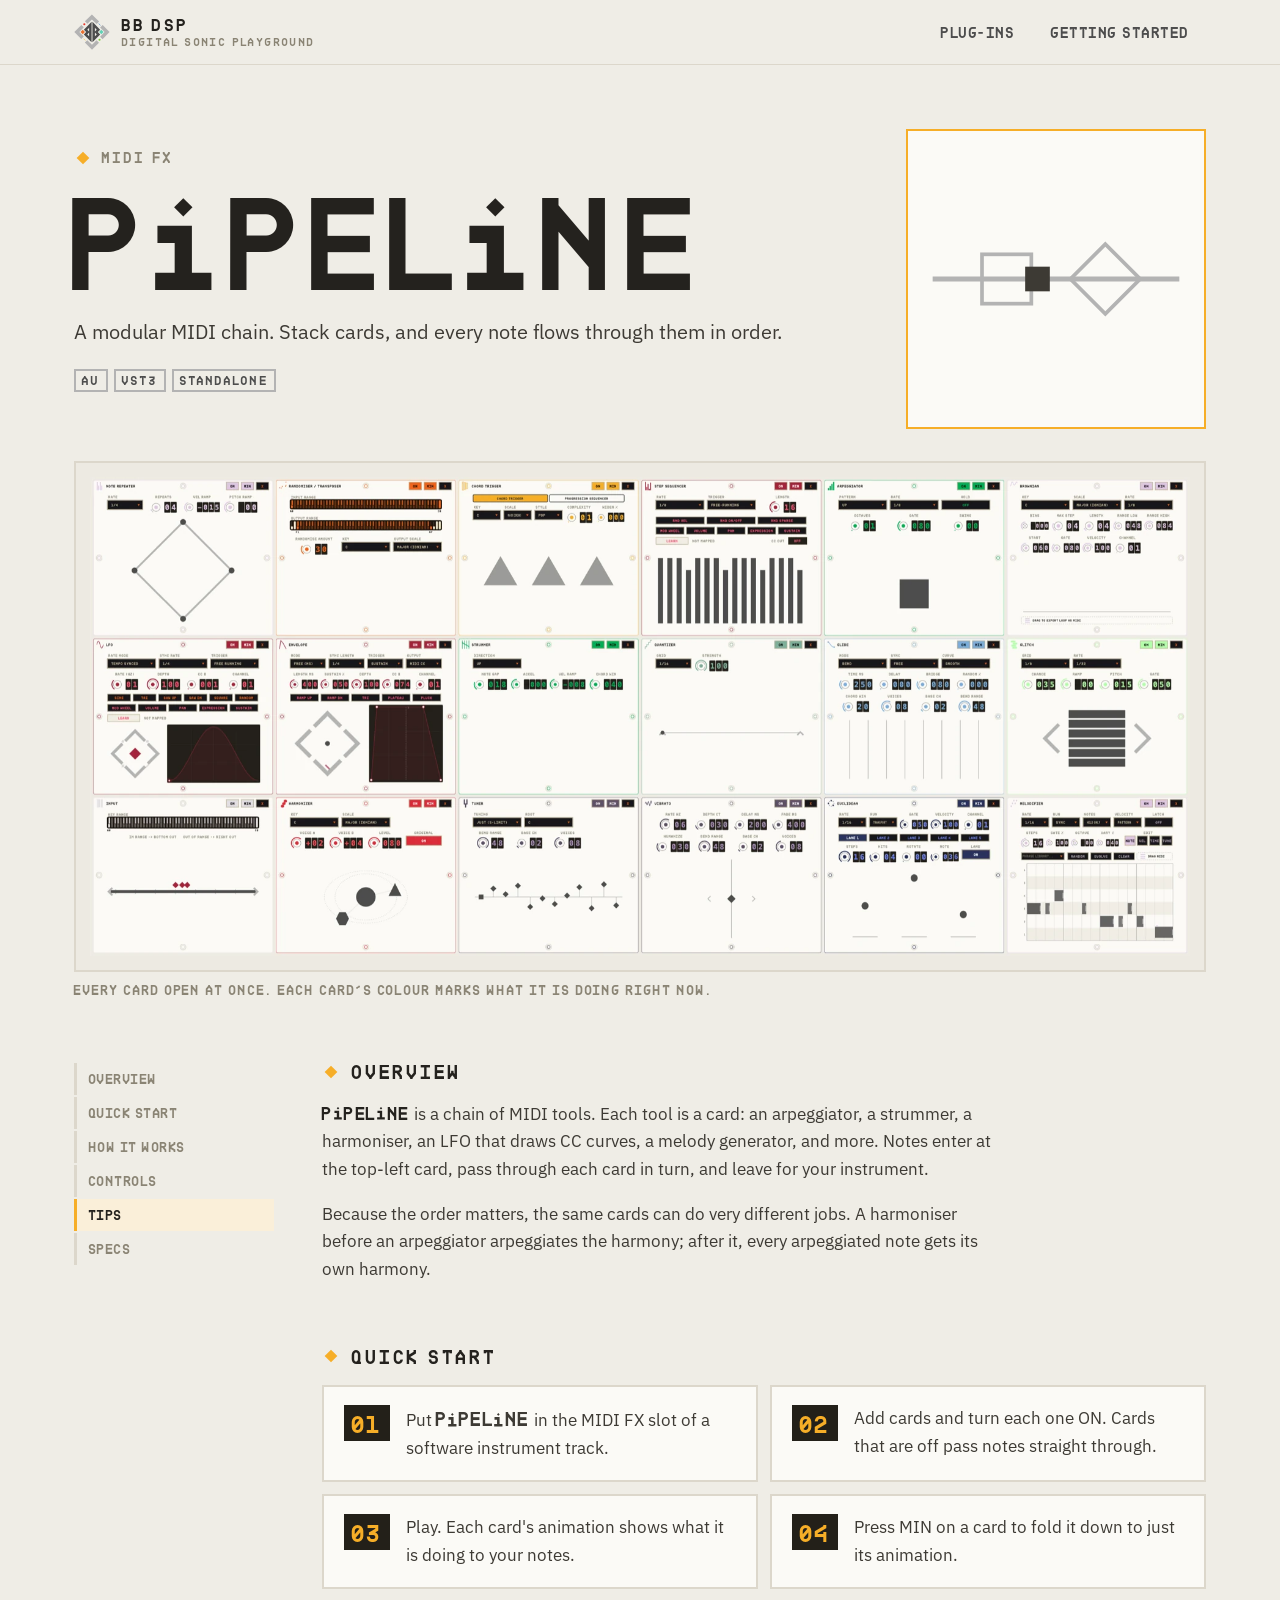
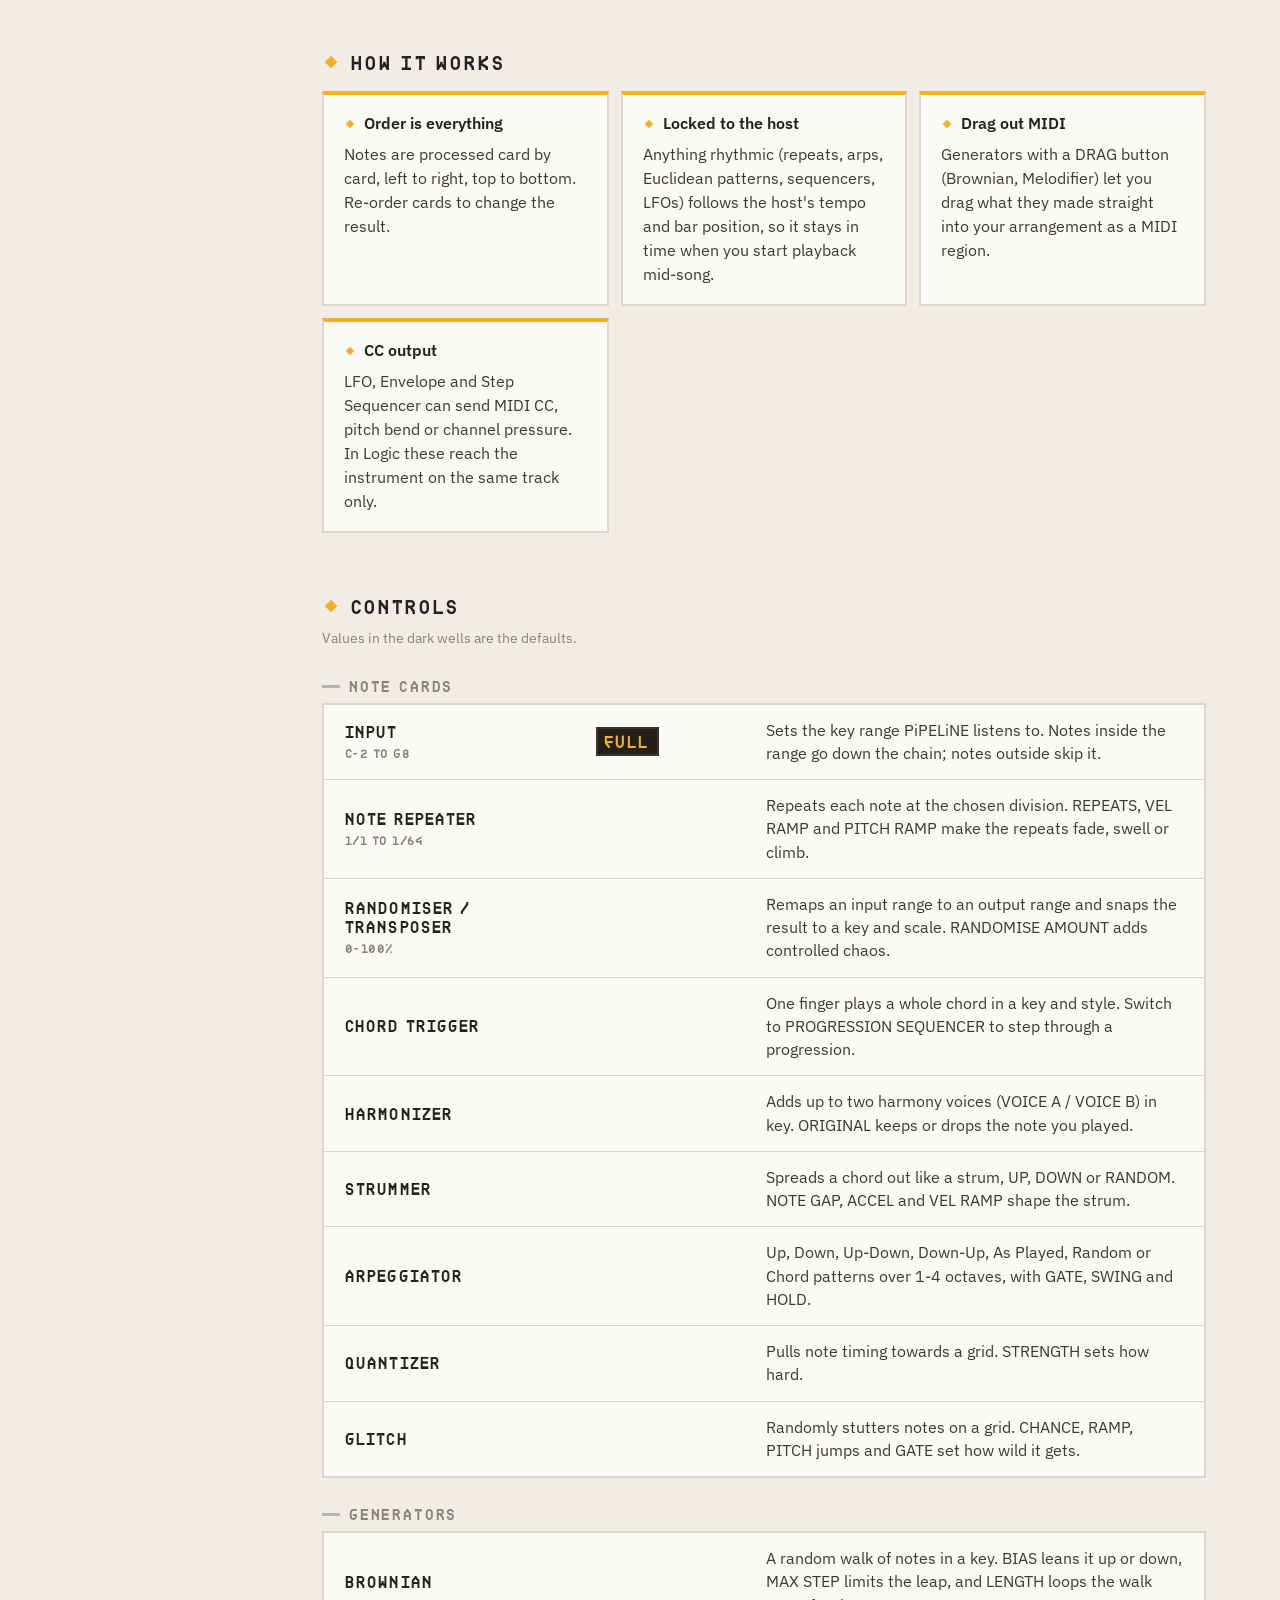
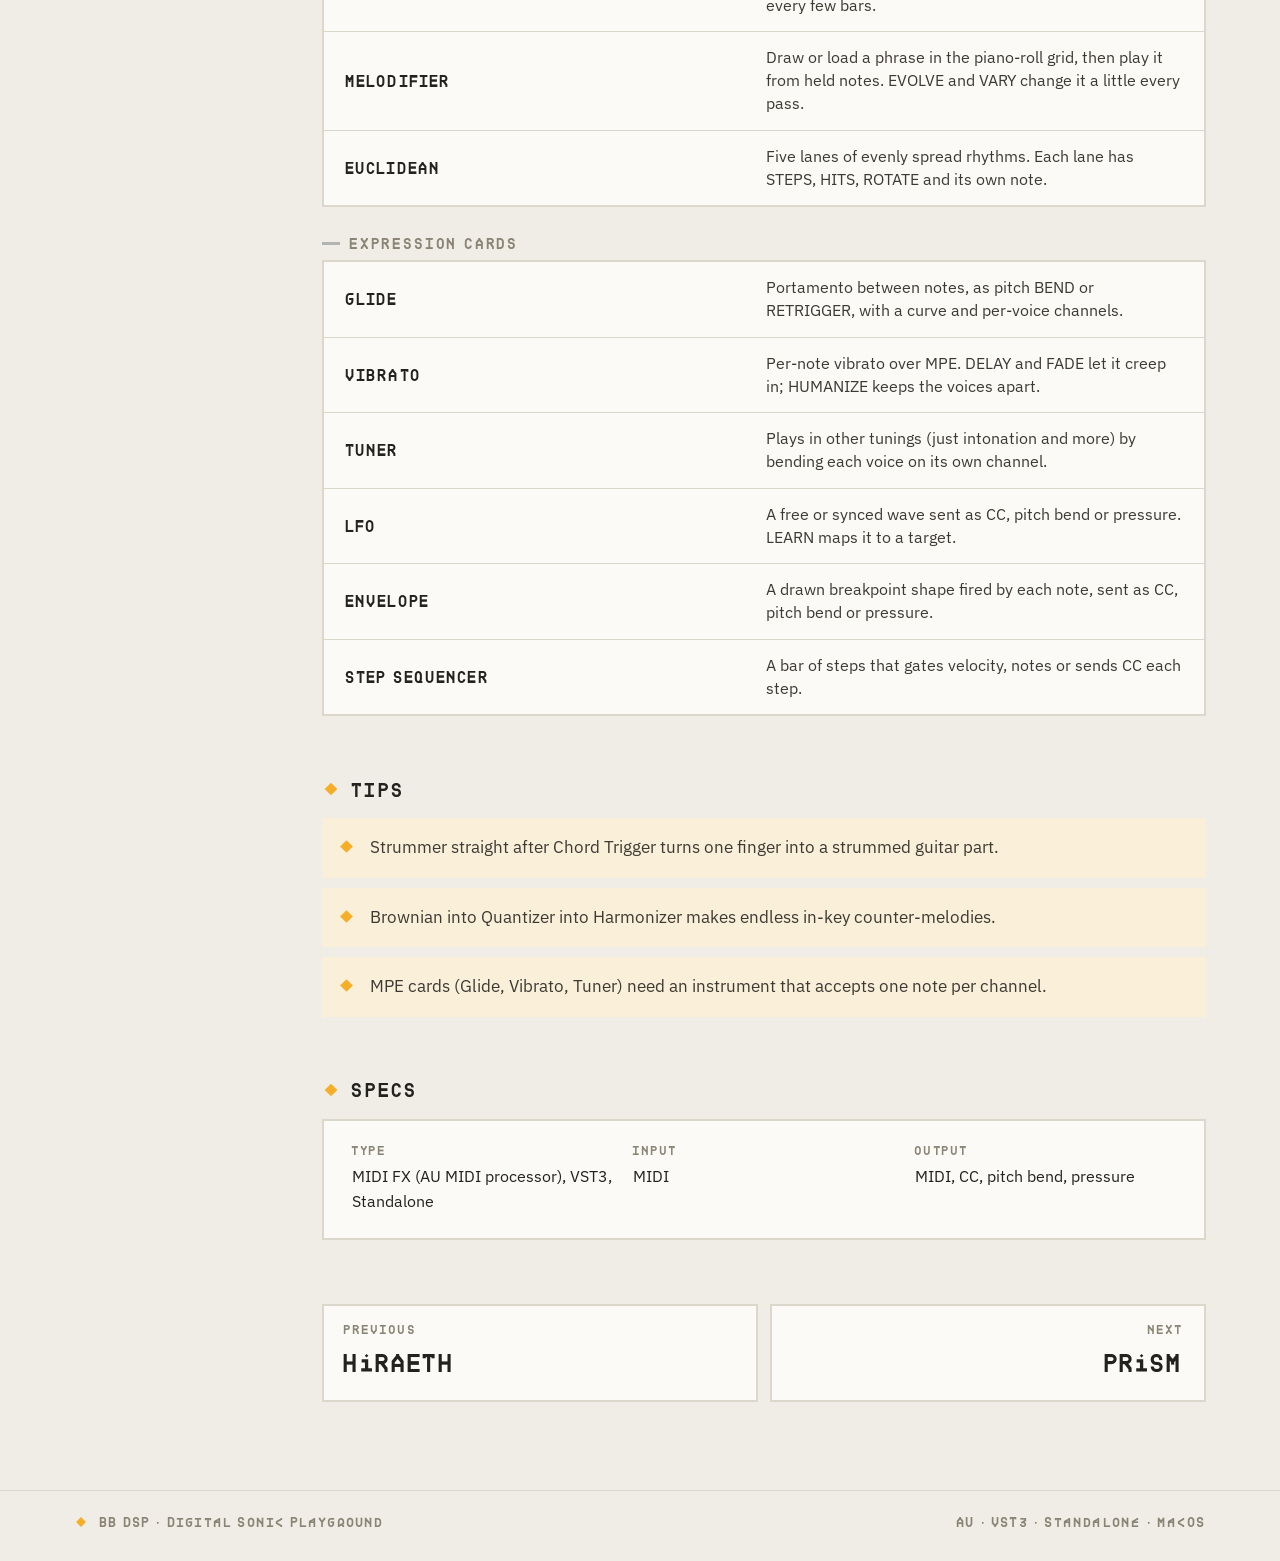
<file: docs/pipeline.html>
<!doctype html>
<html lang="en"><head><meta charset="utf-8">
<meta name="viewport" content="width=device-width, initial-scale=1">
<title>PiPELiNE Manual · BB DSP</title>
<meta name="description" content="A modular MIDI chain. Stack cards, and every note flows through them in order.">
<link rel="icon" href="assets/mark.svg" type="image/svg+xml">
<link rel="preconnect" href="https://fonts.googleapis.com"><link rel="preconnect" href="https://fonts.gstatic.com" crossorigin>
<link href="https://fonts.googleapis.com/css2?family=IBM+Plex+Sans:ital,wght@0,400;0,500;0,600;1,400&display=swap" rel="stylesheet">
<link rel="stylesheet" href="assets/site.css?v=94354b3f">
</head><body style="--accent:#F6AE28;--accent-ink:#956C21;--accent-lcd:#F6AE28;--accent-on:#1E1C18;--accent-soft:#FAEFD9;">
<header class="top"><div class="wrap top-in">
<a class="brand" href="index.html"><svg class="logo" viewBox="280 185 1390 1410" role="img" aria-label="BB DSP">
<g fill="#B3B3B3">
<polygon points="697,472 971,200 1253,476 1156,573 971,397 796,571"/>
<polygon points="697,472 971,200 1253,476 1156,573 971,397 796,571" transform="rotate(90 973 891)"/>
<polygon points="697,472 971,200 1253,476 1156,573 971,397 796,571" transform="rotate(180 973 891)"/>
<polygon points="697,472 971,200 1253,476 1156,573 971,397 796,571" transform="rotate(270 973 891)"/>
</g>
<g fill="#4D4D4D" fill-rule="evenodd">
<path d="M959,493 L657,799 L748,890 L656,985 L958,1290 Z M863,725 L791,799 L862,869 Z M861,913 L790,985 L862,1058 Z"/>
<path d="M959,493 L657,799 L748,890 L656,985 L958,1290 Z M863,725 L791,799 L862,869 Z M861,913 L790,985 L862,1058 Z" transform="translate(1951 0) scale(-1 1)"/>
</g>
<circle class="m m1" cx="674" cy="587" r="42" fill="#E8352A"/>
<line class="m m2" x1="1236" y1="560" x2="1306" y2="628" stroke="#3B80C4" stroke-width="26"/>
<rect class="m m3" x="551" y="832" width="122" height="122" fill="#EB712F" transform="rotate(45 612 893)"/>
<rect class="m m4" x="1279" y="828" width="122" height="122" fill="#62D1B5" transform="rotate(45 1340 889)"/>
<line class="m m5" x1="646" y1="1152" x2="714" y2="1220" stroke="#F4C443" stroke-width="26"/>
<circle class="m m6" cx="1270" cy="1192" r="42" fill="#7DD23F"/>
</svg><span><b>BB DSP</b><small>DIGITAL SONIC PLAYGROUND</small></span></a>
<nav><a href="index.html"><span class="t"><span class="sr">PLUG-INS</span><span aria-hidden="true">PLUG-INS</span></span></a><a href="getting-started.html"><span class="t"><span class="sr">GETTING STARTED</span><span aria-hidden="true">GETTING STARTED</span></span></a></nav></div></header>
<main>
<section class="phero wrap">
<div class="phero-txt">
<p class="eyebrow"><svg class="mk" width="18" height="18" viewBox="0 0 20 20" aria-hidden="true"><rect x="5" y="5" width="10" height="10" transform="rotate(45 10 10)" fill="var(--accent)"/></svg><span>MIDI FX</span></p>
<h1 class="pname"><span class="t"><span class="sr">PiPELiNE</span><span aria-hidden="true">P<svg class="li" viewBox="0 0 68 80"><path d="M3 24h30v41h17v15H1V65h17V39H3z"/><path d="M25.5 0l8 8-8 8-8-8z"/></svg>PEL<svg class="li" viewBox="0 0 68 80"><path d="M3 24h30v41h17v15H1V65h17V39H3z"/><path d="M25.5 0l8 8-8 8-8-8z"/></svg>NE</span></span></h1>
<p class="lede">A modular MIDI chain. Stack cards, and every note flows through them in order.</p>
<p class="chips"><span class="chip">AU</span><span class="chip">VST3</span><span class="chip">STANDALONE</span></p>
</div>
<div class="phero-motion"><svg class="motion" viewBox="0 0 240 240" aria-hidden="true">
<line x1="20" y1="120" x2="220" y2="120" stroke="#B3B3B3" stroke-width="4"/>
<rect x="60" y="100" width="40" height="40" fill="none" stroke="#B3B3B3" stroke-width="3"/>
<rect x="140" y="100" width="40" height="40" fill="none" stroke="#B3B3B3" stroke-width="3" transform="rotate(45 160 120)"/>
<g><rect x="-10" y="-10" width="20" height="20" fill="#4D4D4D">
<animate attributeName="fill" values="#4D4D4D;#4D4D4D;var(--accent);var(--accent);#4D4D4D" keyTimes="0;.25;.32;.75;1" dur="4s" repeatCount="indefinite"/>
<animateTransform attributeName="transform" type="rotate" values="0;0;45;45;90" keyTimes="0;.62;.68;.95;1" dur="4s" repeatCount="indefinite"/></rect>
<animateTransform attributeName="transform" type="translate" values="20 120;220 120" dur="4s" repeatCount="indefinite"/></g></svg></div>
</section>
<section class="wrap"><figure class="main-shot"><div class="shot"><img src="img/pipeline/pipeline_cards.webp" alt="Every card open at once. Each card&#x27;s colour marks what it is doing right now."></div><figcaption>Every card open at once. Each card&#x27;s colour marks what it is doing right now.</figcaption></figure></section>
<div class="wrap layout">
<aside class="toc"><div><a href="#overview"><span class="t"><span class="sr">OVERVIEW</span><span aria-hidden="true">OVERVIEW</span></span></a><a href="#quick"><span class="t"><span class="sr">QUICK START</span><span aria-hidden="true">QUICK START</span></span></a><a href="#how"><span class="t"><span class="sr">HOW IT WORKS</span><span aria-hidden="true">HOW IT WORKS</span></span></a><a href="#controls"><span class="t"><span class="sr">CONTROLS</span><span aria-hidden="true">CONTROLS</span></span></a><a href="#tips"><span class="t"><span class="sr">TIPS</span><span aria-hidden="true">TIPS</span></span></a><a href="#specs"><span class="t"><span class="sr">SPECS</span><span aria-hidden="true">SPECS</span></span></a></div></aside>
<article class="doc">
<h2 class="sec" id="overview"><svg class="mk" width="18" height="18" viewBox="0 0 20 20" aria-hidden="true"><rect x="5" y="5" width="10" height="10" transform="rotate(45 10 10)" fill="var(--accent)"/></svg><span>OVERVIEW</span></h2>
<div class="prose"><p><span class="t"><span class="sr">PiPELiNE</span><span aria-hidden="true">P<svg class="li" viewBox="0 0 68 80"><path d="M3 24h30v41h17v15H1V65h17V39H3z"/><path d="M25.5 0l8 8-8 8-8-8z"/></svg>PEL<svg class="li" viewBox="0 0 68 80"><path d="M3 24h30v41h17v15H1V65h17V39H3z"/><path d="M25.5 0l8 8-8 8-8-8z"/></svg>NE</span></span> is a chain of MIDI tools. Each tool is a card: an arpeggiator, a strummer, a harmoniser, an LFO that draws CC curves, a melody generator, and more. Notes enter at the top-left card, pass through each card in turn, and leave for your instrument.</p><p>Because the order matters, the same cards can do very different jobs. A harmoniser before an arpeggiator arpeggiates the harmony; after it, every arpeggiated note gets its own harmony.</p></div>

<h2 class="sec" id="quick"><svg class="mk" width="18" height="18" viewBox="0 0 20 20" aria-hidden="true"><rect x="5" y="5" width="10" height="10" transform="rotate(45 10 10)" fill="var(--accent)"/></svg><span>QUICK START</span></h2>
<ol class="steps"><li><span class="n">01</span><span>Put <span class="t"><span class="sr">PiPELiNE</span><span aria-hidden="true">P<svg class="li" viewBox="0 0 68 80"><path d="M3 24h30v41h17v15H1V65h17V39H3z"/><path d="M25.5 0l8 8-8 8-8-8z"/></svg>PEL<svg class="li" viewBox="0 0 68 80"><path d="M3 24h30v41h17v15H1V65h17V39H3z"/><path d="M25.5 0l8 8-8 8-8-8z"/></svg>NE</span></span> in the MIDI FX slot of a software instrument track.</span></li><li><span class="n">02</span><span>Add cards and turn each one ON. Cards that are off pass notes straight through.</span></li><li><span class="n">03</span><span>Play. Each card&#x27;s animation shows what it is doing to your notes.</span></li><li><span class="n">04</span><span>Press MIN on a card to fold it down to just its animation.</span></li></ol>
<h2 class="sec" id="how"><svg class="mk" width="18" height="18" viewBox="0 0 20 20" aria-hidden="true"><rect x="5" y="5" width="10" height="10" transform="rotate(45 10 10)" fill="var(--accent)"/></svg><span>HOW IT WORKS</span></h2>
<div class="hows"><div class="how"><h3><svg class="mk" width="12" height="12" viewBox="0 0 20 20" aria-hidden="true"><rect x="5" y="5" width="10" height="10" transform="rotate(45 10 10)" fill="var(--accent)"/></svg>Order is everything</h3><p>Notes are processed card by card, left to right, top to bottom. Re-order cards to change the result.</p></div><div class="how"><h3><svg class="mk" width="12" height="12" viewBox="0 0 20 20" aria-hidden="true"><rect x="5" y="5" width="10" height="10" transform="rotate(45 10 10)" fill="var(--accent)"/></svg>Locked to the host</h3><p>Anything rhythmic (repeats, arps, Euclidean patterns, sequencers, LFOs) follows the host&#x27;s tempo and bar position, so it stays in time when you start playback mid-song.</p></div><div class="how"><h3><svg class="mk" width="12" height="12" viewBox="0 0 20 20" aria-hidden="true"><rect x="5" y="5" width="10" height="10" transform="rotate(45 10 10)" fill="var(--accent)"/></svg>Drag out MIDI</h3><p>Generators with a DRAG button (Brownian, Melodifier) let you drag what they made straight into your arrangement as a MIDI region.</p></div><div class="how"><h3><svg class="mk" width="12" height="12" viewBox="0 0 20 20" aria-hidden="true"><rect x="5" y="5" width="10" height="10" transform="rotate(45 10 10)" fill="var(--accent)"/></svg>CC output</h3><p>LFO, Envelope and Step Sequencer can send MIDI CC, pitch bend or channel pressure. In Logic these reach the instrument on the same track only.</p></div></div>
<h2 class="sec" id="controls"><svg class="mk" width="18" height="18" viewBox="0 0 20 20" aria-hidden="true"><rect x="5" y="5" width="10" height="10" transform="rotate(45 10 10)" fill="var(--accent)"/></svg><span>CONTROLS</span></h2>
<p class="hint">Values in the dark wells are the defaults.</p>
<h3 class="grp">NOTE CARDS</h3><div class="card table"><div class="row"><div class="rn">INPUT<span class="rng">C-2 to G8</span></div><div class="rv"><span class="lcd">full</span></div><div class="rd">Sets the key range PiPELiNE listens to. Notes inside the range go down the chain; notes outside skip it.</div></div><div class="row"><div class="rn">NOTE REPEATER<span class="rng">1/1 to 1/64</span></div><div class="rv"></div><div class="rd">Repeats each note at the chosen division. REPEATS, VEL RAMP and PITCH RAMP make the repeats fade, swell or climb.</div></div><div class="row"><div class="rn">RANDOMISER / TRANSPOSER<span class="rng">0-100%</span></div><div class="rv"></div><div class="rd">Remaps an input range to an output range and snaps the result to a key and scale. RANDOMISE AMOUNT adds controlled chaos.</div></div><div class="row"><div class="rn">CHORD TRIGGER</div><div class="rv"></div><div class="rd">One finger plays a whole chord in a key and style. Switch to PROGRESSION SEQUENCER to step through a progression.</div></div><div class="row"><div class="rn">HARMONIZER</div><div class="rv"></div><div class="rd">Adds up to two harmony voices (VOICE A / VOICE B) in key. ORIGINAL keeps or drops the note you played.</div></div><div class="row"><div class="rn">STRUMMER</div><div class="rv"></div><div class="rd">Spreads a chord out like a strum, UP, DOWN or RANDOM. NOTE GAP, ACCEL and VEL RAMP shape the strum.</div></div><div class="row"><div class="rn">ARPEGGIATOR</div><div class="rv"></div><div class="rd">Up, Down, Up-Down, Down-Up, As Played, Random or Chord patterns over 1-4 octaves, with GATE, SWING and HOLD.</div></div><div class="row"><div class="rn">QUANTIZER</div><div class="rv"></div><div class="rd">Pulls note timing towards a grid. STRENGTH sets how hard.</div></div><div class="row"><div class="rn">GLITCH</div><div class="rv"></div><div class="rd">Randomly stutters notes on a grid. CHANCE, RAMP, PITCH jumps and GATE set how wild it gets.</div></div></div><h3 class="grp">GENERATORS</h3><div class="card table"><div class="row"><div class="rn">BROWNIAN</div><div class="rv"></div><div class="rd">A random walk of notes in a key. BIAS leans it up or down, MAX STEP limits the leap, and LENGTH loops the walk every few bars.</div></div><div class="row"><div class="rn">MELODIFIER</div><div class="rv"></div><div class="rd">Draw or load a phrase in the piano-roll grid, then play it from held notes. EVOLVE and VARY change it a little every pass.</div></div><div class="row"><div class="rn">EUCLIDEAN</div><div class="rv"></div><div class="rd">Five lanes of evenly spread rhythms. Each lane has STEPS, HITS, ROTATE and its own note.</div></div></div><h3 class="grp">EXPRESSION CARDS</h3><div class="card table"><div class="row"><div class="rn">GLIDE</div><div class="rv"></div><div class="rd">Portamento between notes, as pitch BEND or RETRIGGER, with a curve and per-voice channels.</div></div><div class="row"><div class="rn">VIBRATO</div><div class="rv"></div><div class="rd">Per-note vibrato over MPE. DELAY and FADE let it creep in; HUMANIZE keeps the voices apart.</div></div><div class="row"><div class="rn">TUNER</div><div class="rv"></div><div class="rd">Plays in other tunings (just intonation and more) by bending each voice on its own channel.</div></div><div class="row"><div class="rn">LFO</div><div class="rv"></div><div class="rd">A free or synced wave sent as CC, pitch bend or pressure. LEARN maps it to a target.</div></div><div class="row"><div class="rn">ENVELOPE</div><div class="rv"></div><div class="rd">A drawn breakpoint shape fired by each note, sent as CC, pitch bend or pressure.</div></div><div class="row"><div class="rn">STEP SEQUENCER</div><div class="rv"></div><div class="rd">A bar of steps that gates velocity, notes or sends CC each step.</div></div></div>
<h2 class="sec" id="tips"><svg class="mk" width="18" height="18" viewBox="0 0 20 20" aria-hidden="true"><rect x="5" y="5" width="10" height="10" transform="rotate(45 10 10)" fill="var(--accent)"/></svg><span>TIPS</span></h2>
<ul class="tips"><li>Strummer straight after Chord Trigger turns one finger into a strummed guitar part.</li><li>Brownian into Quantizer into Harmonizer makes endless in-key counter-melodies.</li><li>MPE cards (Glide, Vibrato, Tuner) need an instrument that accepts one note per channel.</li></ul>
<h2 class="sec" id="specs"><svg class="mk" width="18" height="18" viewBox="0 0 20 20" aria-hidden="true"><rect x="5" y="5" width="10" height="10" transform="rotate(45 10 10)" fill="var(--accent)"/></svg><span>SPECS</span></h2>
<dl class="specs card"><div><dt>TYPE</dt><dd>MIDI FX (AU MIDI processor), VST3, Standalone</dd></div><div><dt>INPUT</dt><dd>MIDI</dd></div><div><dt>OUTPUT</dt><dd>MIDI, CC, pitch bend, pressure</dd></div></dl>
<nav class="pn">
<a href="hiraeth.html" style="--accent:#7B89B7;--accent-ink:#677296;--accent-lcd:#808EBA;--accent-on:#1E1C18;--accent-soft:#E9EAED;"><small>PREVIOUS</small><span class="t"><span class="sr">HiRAETH</span><span aria-hidden="true">H<svg class="li" viewBox="0 0 68 80"><path d="M3 24h30v41h17v15H1V65h17V39H3z"/><path d="M25.5 0l8 8-8 8-8-8z"/></svg>RAETH</span></span></a>
<a href="prism.html" class="nx" style="--accent:#3D86D9;--accent-ink:#3875BA;--accent-lcd:#5092DD;--accent-on:#1E1C18;--accent-soft:#E0EAF2;"><small>NEXT</small><span class="t"><span class="sr">PRiSM</span><span aria-hidden="true">PR<svg class="li" viewBox="0 0 68 80"><path d="M3 24h30v41h17v15H1V65h17V39H3z"/><path d="M25.5 0l8 8-8 8-8-8z"/></svg>SM</span></span></a>
</nav>
</article></div></main>
<footer class="foot"><div class="wrap"><svg class="mk" width="14" height="14" viewBox="0 0 20 20" aria-hidden="true"><rect x="5" y="5" width="10" height="10" transform="rotate(45 10 10)" fill="var(--accent)"/></svg><span>BB DSP · Digital Sonic Playground</span><span class="sp"></span><span>AU · VST3 · Standalone · macOS</span></div></footer>
<script src="assets/site.js?v=e9fea648"></script>
</body></html>
</file>
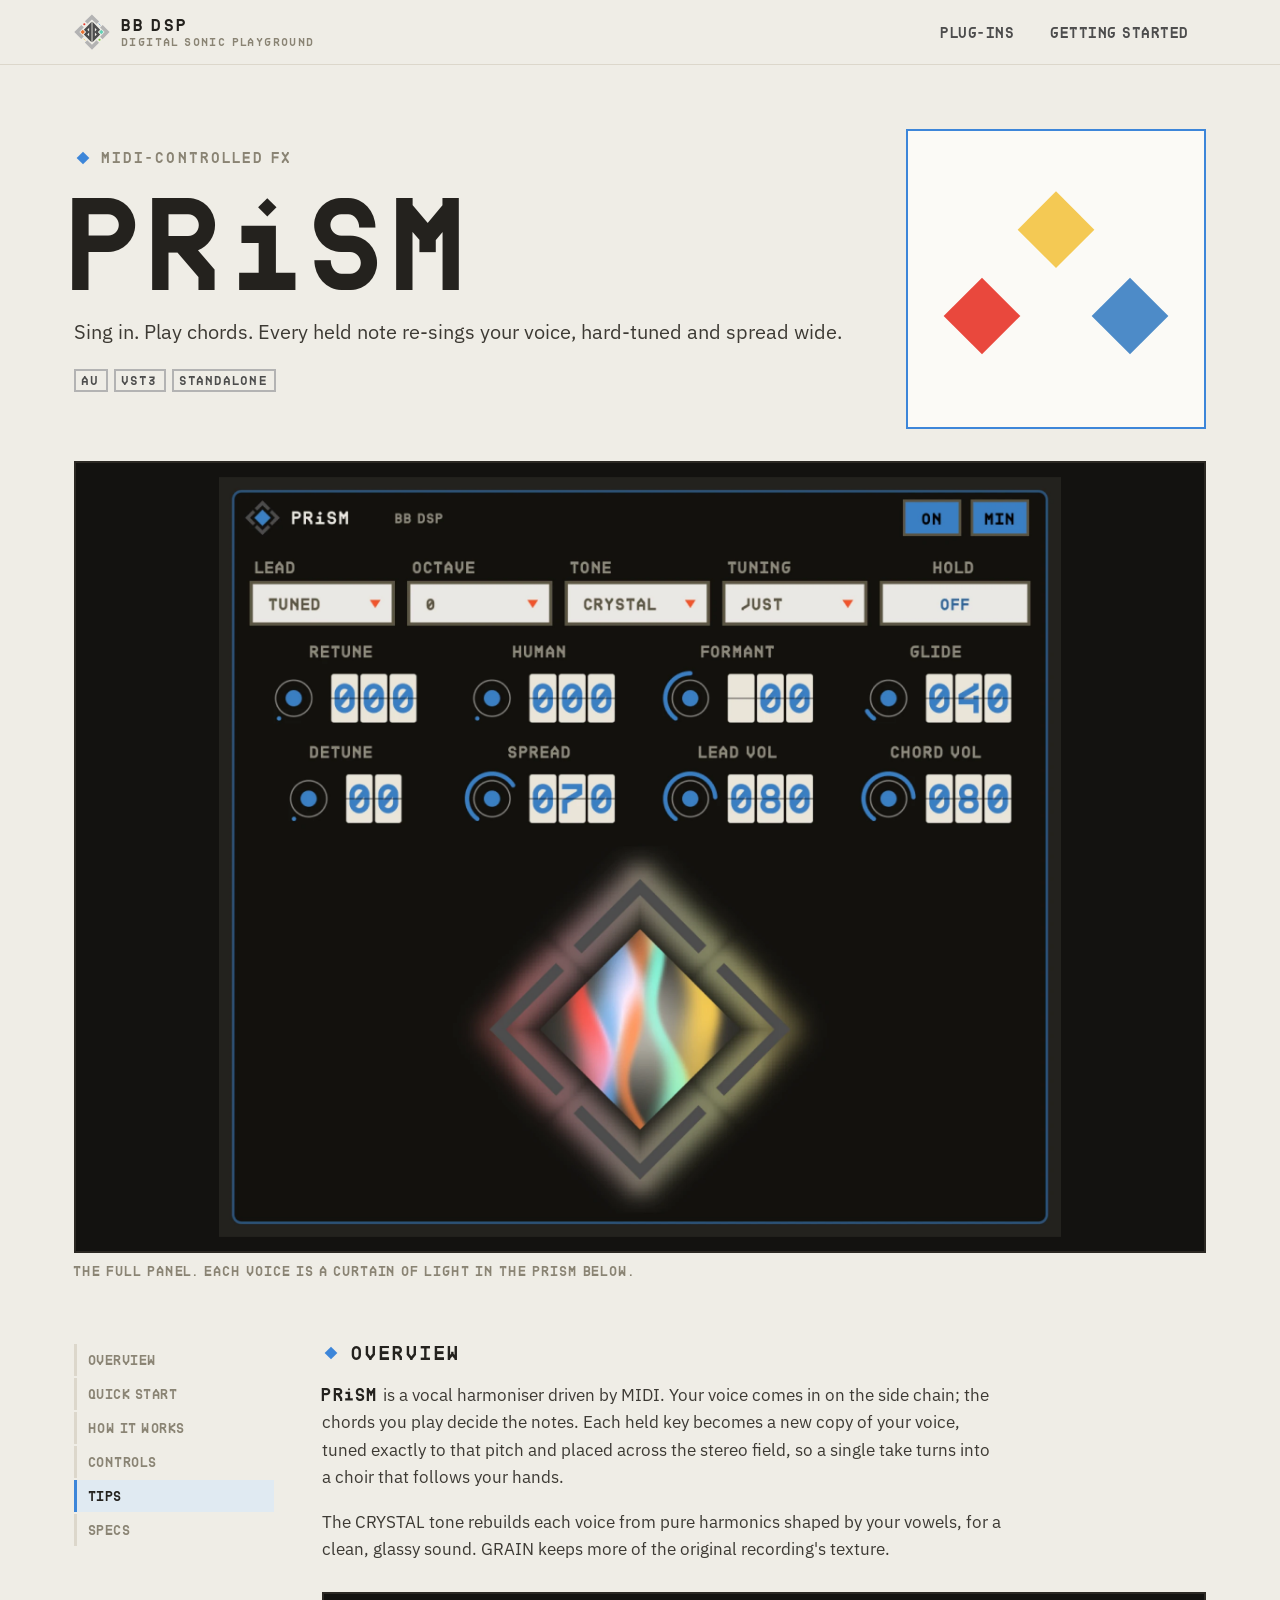
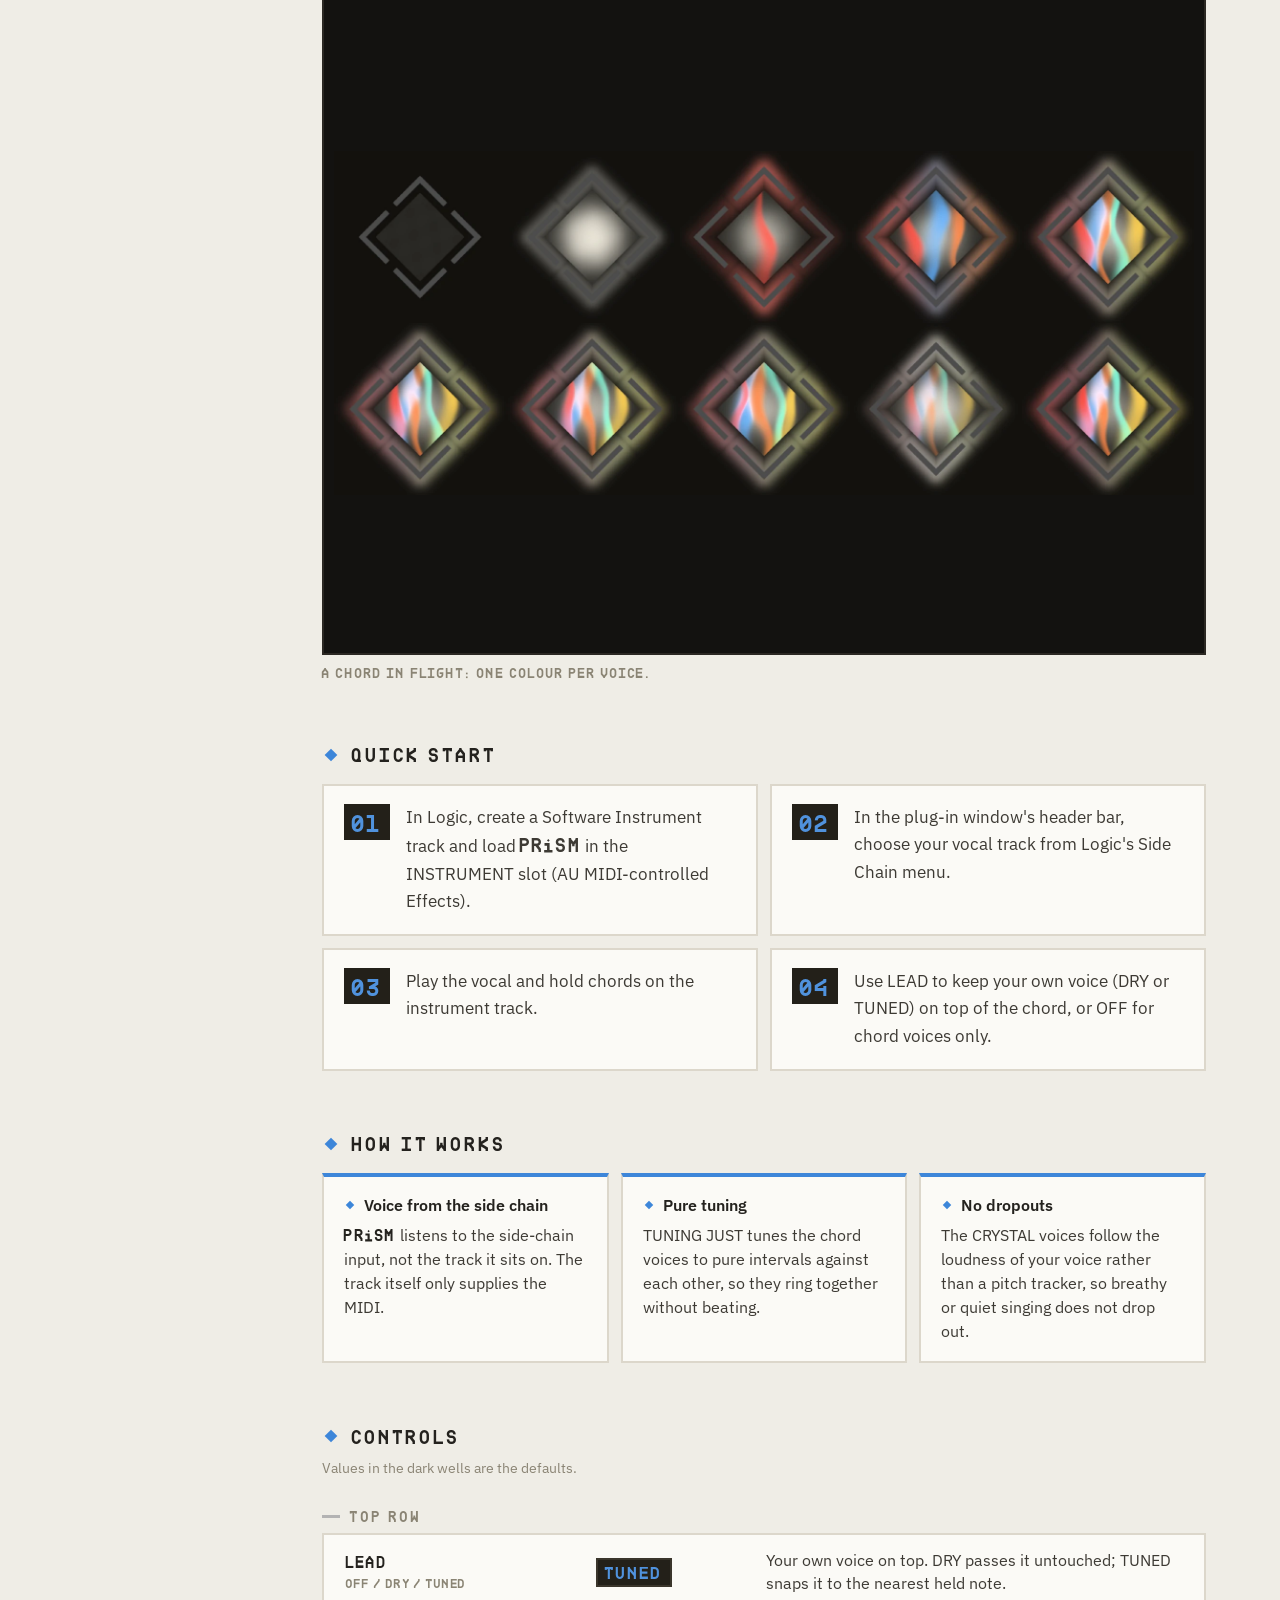
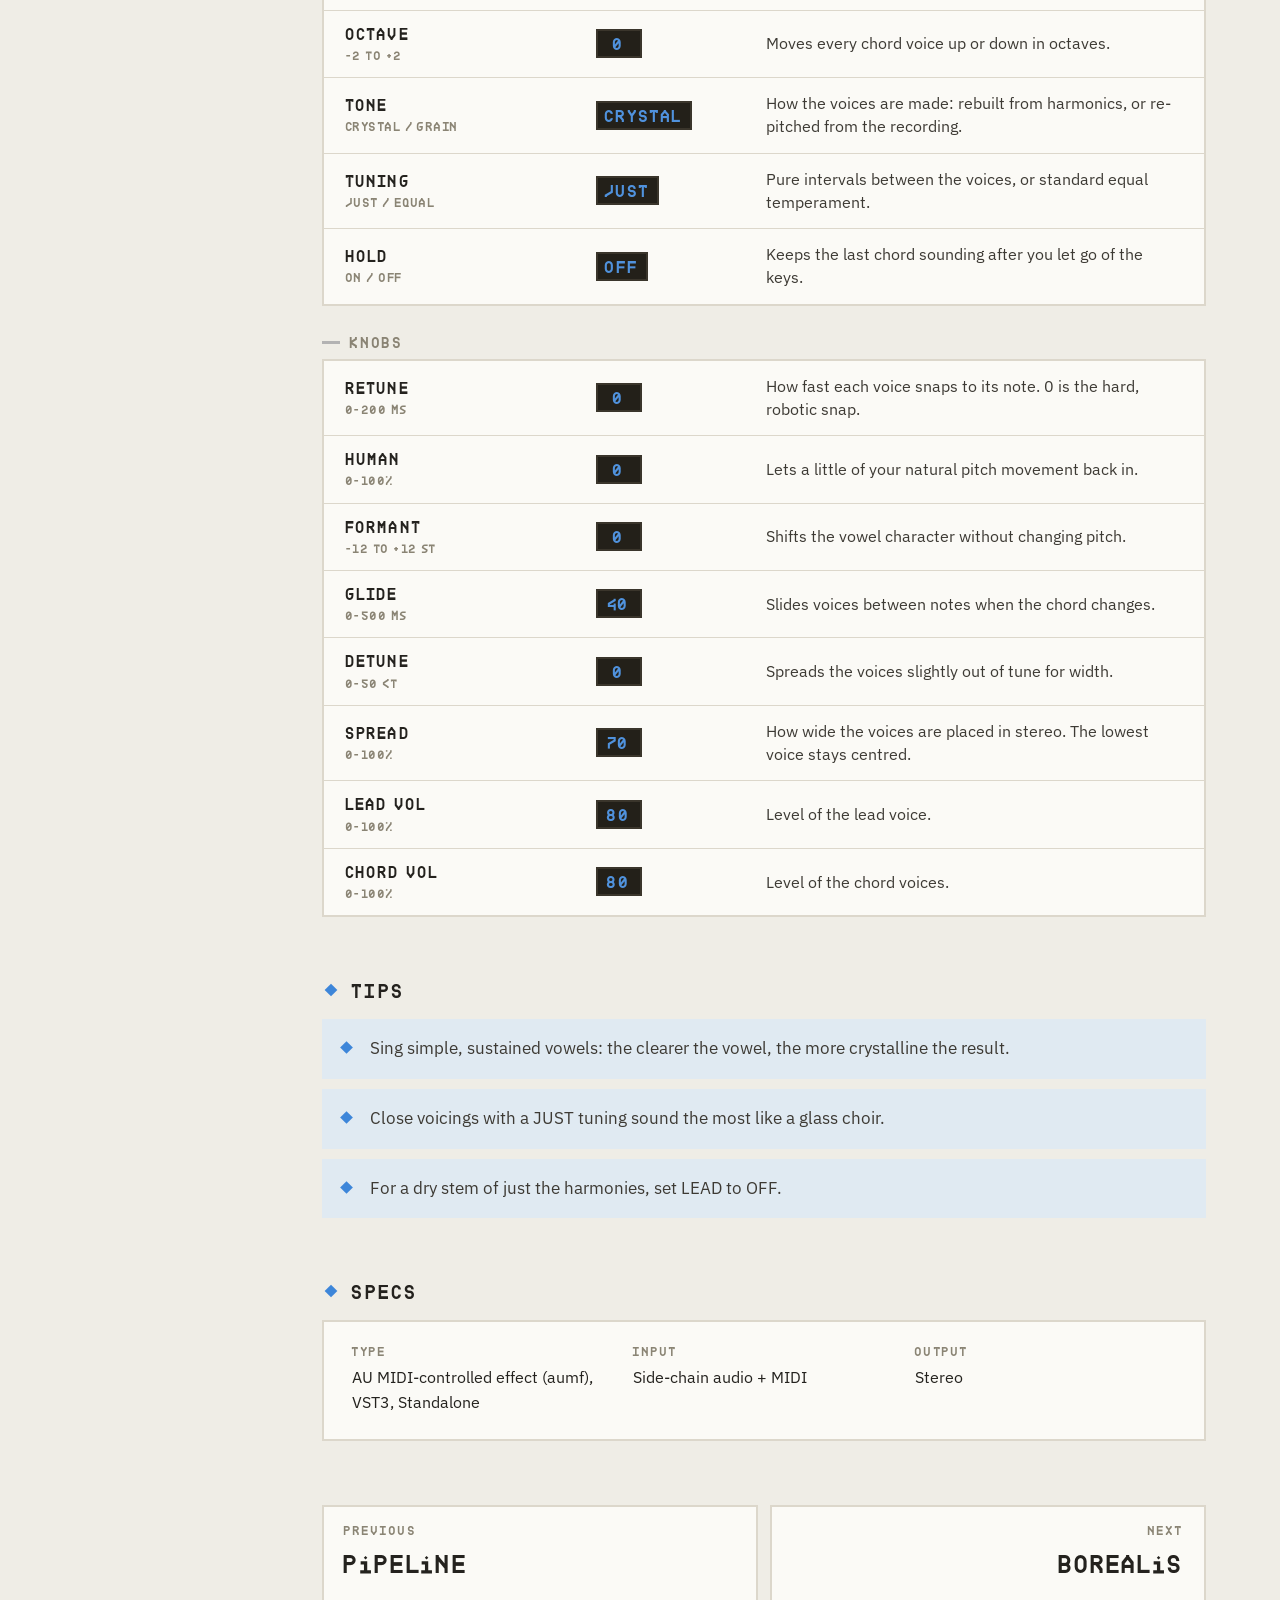
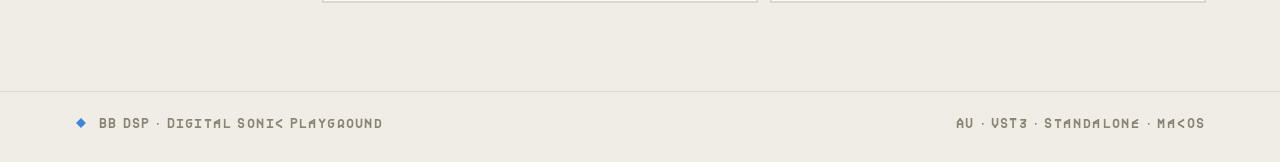
<file: docs/prism.html>
<!doctype html>
<html lang="en"><head><meta charset="utf-8">
<meta name="viewport" content="width=device-width, initial-scale=1">
<title>PRiSM Manual · BB DSP</title>
<meta name="description" content="Sing in. Play chords. Every held note re-sings your voice, hard-tuned and spread wide.">
<link rel="icon" href="assets/mark.svg" type="image/svg+xml">
<link rel="preconnect" href="https://fonts.googleapis.com"><link rel="preconnect" href="https://fonts.gstatic.com" crossorigin>
<link href="https://fonts.googleapis.com/css2?family=IBM+Plex+Sans:ital,wght@0,400;0,500;0,600;1,400&display=swap" rel="stylesheet">
<link rel="stylesheet" href="assets/site.css?v=94354b3f">
</head><body style="--accent:#3D86D9;--accent-ink:#3875BA;--accent-lcd:#5092DD;--accent-on:#1E1C18;--accent-soft:#E0EAF2;">
<header class="top"><div class="wrap top-in">
<a class="brand" href="index.html"><svg class="logo" viewBox="280 185 1390 1410" role="img" aria-label="BB DSP">
<g fill="#B3B3B3">
<polygon points="697,472 971,200 1253,476 1156,573 971,397 796,571"/>
<polygon points="697,472 971,200 1253,476 1156,573 971,397 796,571" transform="rotate(90 973 891)"/>
<polygon points="697,472 971,200 1253,476 1156,573 971,397 796,571" transform="rotate(180 973 891)"/>
<polygon points="697,472 971,200 1253,476 1156,573 971,397 796,571" transform="rotate(270 973 891)"/>
</g>
<g fill="#4D4D4D" fill-rule="evenodd">
<path d="M959,493 L657,799 L748,890 L656,985 L958,1290 Z M863,725 L791,799 L862,869 Z M861,913 L790,985 L862,1058 Z"/>
<path d="M959,493 L657,799 L748,890 L656,985 L958,1290 Z M863,725 L791,799 L862,869 Z M861,913 L790,985 L862,1058 Z" transform="translate(1951 0) scale(-1 1)"/>
</g>
<circle class="m m1" cx="674" cy="587" r="42" fill="#E8352A"/>
<line class="m m2" x1="1236" y1="560" x2="1306" y2="628" stroke="#3B80C4" stroke-width="26"/>
<rect class="m m3" x="551" y="832" width="122" height="122" fill="#EB712F" transform="rotate(45 612 893)"/>
<rect class="m m4" x="1279" y="828" width="122" height="122" fill="#62D1B5" transform="rotate(45 1340 889)"/>
<line class="m m5" x1="646" y1="1152" x2="714" y2="1220" stroke="#F4C443" stroke-width="26"/>
<circle class="m m6" cx="1270" cy="1192" r="42" fill="#7DD23F"/>
</svg><span><b>BB DSP</b><small>DIGITAL SONIC PLAYGROUND</small></span></a>
<nav><a href="index.html"><span class="t"><span class="sr">PLUG-INS</span><span aria-hidden="true">PLUG-INS</span></span></a><a href="getting-started.html"><span class="t"><span class="sr">GETTING STARTED</span><span aria-hidden="true">GETTING STARTED</span></span></a></nav></div></header>
<main>
<section class="phero wrap">
<div class="phero-txt">
<p class="eyebrow"><svg class="mk" width="18" height="18" viewBox="0 0 20 20" aria-hidden="true"><rect x="5" y="5" width="10" height="10" transform="rotate(45 10 10)" fill="var(--accent)"/></svg><span>MIDI-CONTROLLED FX</span></p>
<h1 class="pname"><span class="t"><span class="sr">PRiSM</span><span aria-hidden="true">PR<svg class="li" viewBox="0 0 68 80"><path d="M3 24h30v41h17v15H1V65h17V39H3z"/><path d="M25.5 0l8 8-8 8-8-8z"/></svg>SM</span></span></h1>
<p class="lede">Sing in. Play chords. Every held note re-sings your voice, hard-tuned and spread wide.</p>
<p class="chips"><span class="chip">AU</span><span class="chip">VST3</span><span class="chip">STANDALONE</span></p>
</div>
<div class="phero-motion"><svg class="motion" viewBox="0 0 240 240" aria-hidden="true">
<g opacity=".9"><g><rect x="-22" y="-22" width="44" height="44" transform="rotate(45)" fill="#E8352A"/>
<animateTransform attributeName="transform" type="translate" values="120 120;60 150;60 150;120 120" keyTimes="0;.35;.7;1" dur="5s" repeatCount="indefinite"/></g><g><rect x="-22" y="-22" width="44" height="44" transform="rotate(45)" fill="#F4C443"/>
<animateTransform attributeName="transform" type="translate" values="120 120;120 80;120 80;120 120" keyTimes="0;.35;.7;1" dur="5s" repeatCount="indefinite"/></g><g><rect x="-22" y="-22" width="44" height="44" transform="rotate(45)" fill="#3B80C4"/>
<animateTransform attributeName="transform" type="translate" values="120 120;180 150;180 150;120 120" keyTimes="0;.35;.7;1" dur="5s" repeatCount="indefinite"/></g></g>
<rect x="98" y="98" width="44" height="44" transform="rotate(45 120 120)" fill="#4D4D4D">
<animate attributeName="opacity" values="1;0;0;1" keyTimes="0;.3;.75;1" dur="5s" repeatCount="indefinite"/></rect></svg></div>
</section>
<section class="wrap"><figure class="main-shot"><div class="shot dark"><img src="img/prism/prism_expanded.webp" alt="The full panel. Each voice is a curtain of light in the prism below."></div><figcaption>The full panel. Each voice is a curtain of light in the prism below.</figcaption></figure></section>
<div class="wrap layout">
<aside class="toc"><div><a href="#overview"><span class="t"><span class="sr">OVERVIEW</span><span aria-hidden="true">OVERVIEW</span></span></a><a href="#quick"><span class="t"><span class="sr">QUICK START</span><span aria-hidden="true">QUICK START</span></span></a><a href="#how"><span class="t"><span class="sr">HOW IT WORKS</span><span aria-hidden="true">HOW IT WORKS</span></span></a><a href="#controls"><span class="t"><span class="sr">CONTROLS</span><span aria-hidden="true">CONTROLS</span></span></a><a href="#tips"><span class="t"><span class="sr">TIPS</span><span aria-hidden="true">TIPS</span></span></a><a href="#specs"><span class="t"><span class="sr">SPECS</span><span aria-hidden="true">SPECS</span></span></a></div></aside>
<article class="doc">
<h2 class="sec" id="overview"><svg class="mk" width="18" height="18" viewBox="0 0 20 20" aria-hidden="true"><rect x="5" y="5" width="10" height="10" transform="rotate(45 10 10)" fill="var(--accent)"/></svg><span>OVERVIEW</span></h2>
<div class="prose"><p><span class="t"><span class="sr">PRiSM</span><span aria-hidden="true">PR<svg class="li" viewBox="0 0 68 80"><path d="M3 24h30v41h17v15H1V65h17V39H3z"/><path d="M25.5 0l8 8-8 8-8-8z"/></svg>SM</span></span> is a vocal harmoniser driven by MIDI. Your voice comes in on the side chain; the chords you play decide the notes. Each held key becomes a new copy of your voice, tuned exactly to that pitch and placed across the stereo field, so a single take turns into a choir that follows your hands.</p><p>The CRYSTAL tone rebuilds each voice from pure harmonics shaped by your vowels, for a clean, glassy sound. GRAIN keeps more of the original recording&#x27;s texture.</p></div>
<div class="gallery"><figure><div class="shot dark"><img src="img/prism/prism_light.webp" alt="A chord in flight: one colour per voice." loading="lazy"></div><figcaption>A chord in flight: one colour per voice.</figcaption></figure></div>
<h2 class="sec" id="quick"><svg class="mk" width="18" height="18" viewBox="0 0 20 20" aria-hidden="true"><rect x="5" y="5" width="10" height="10" transform="rotate(45 10 10)" fill="var(--accent)"/></svg><span>QUICK START</span></h2>
<ol class="steps"><li><span class="n">01</span><span>In Logic, create a Software Instrument track and load <span class="t"><span class="sr">PRiSM</span><span aria-hidden="true">PR<svg class="li" viewBox="0 0 68 80"><path d="M3 24h30v41h17v15H1V65h17V39H3z"/><path d="M25.5 0l8 8-8 8-8-8z"/></svg>SM</span></span> in the INSTRUMENT slot (AU MIDI-controlled Effects).</span></li><li><span class="n">02</span><span>In the plug-in window&#x27;s header bar, choose your vocal track from Logic&#x27;s Side Chain menu.</span></li><li><span class="n">03</span><span>Play the vocal and hold chords on the instrument track.</span></li><li><span class="n">04</span><span>Use LEAD to keep your own voice (DRY or TUNED) on top of the chord, or OFF for chord voices only.</span></li></ol>
<h2 class="sec" id="how"><svg class="mk" width="18" height="18" viewBox="0 0 20 20" aria-hidden="true"><rect x="5" y="5" width="10" height="10" transform="rotate(45 10 10)" fill="var(--accent)"/></svg><span>HOW IT WORKS</span></h2>
<div class="hows"><div class="how"><h3><svg class="mk" width="12" height="12" viewBox="0 0 20 20" aria-hidden="true"><rect x="5" y="5" width="10" height="10" transform="rotate(45 10 10)" fill="var(--accent)"/></svg>Voice from the side chain</h3><p><span class="t"><span class="sr">PRiSM</span><span aria-hidden="true">PR<svg class="li" viewBox="0 0 68 80"><path d="M3 24h30v41h17v15H1V65h17V39H3z"/><path d="M25.5 0l8 8-8 8-8-8z"/></svg>SM</span></span> listens to the side-chain input, not the track it sits on. The track itself only supplies the MIDI.</p></div><div class="how"><h3><svg class="mk" width="12" height="12" viewBox="0 0 20 20" aria-hidden="true"><rect x="5" y="5" width="10" height="10" transform="rotate(45 10 10)" fill="var(--accent)"/></svg>Pure tuning</h3><p>TUNING JUST tunes the chord voices to pure intervals against each other, so they ring together without beating.</p></div><div class="how"><h3><svg class="mk" width="12" height="12" viewBox="0 0 20 20" aria-hidden="true"><rect x="5" y="5" width="10" height="10" transform="rotate(45 10 10)" fill="var(--accent)"/></svg>No dropouts</h3><p>The CRYSTAL voices follow the loudness of your voice rather than a pitch tracker, so breathy or quiet singing does not drop out.</p></div></div>
<h2 class="sec" id="controls"><svg class="mk" width="18" height="18" viewBox="0 0 20 20" aria-hidden="true"><rect x="5" y="5" width="10" height="10" transform="rotate(45 10 10)" fill="var(--accent)"/></svg><span>CONTROLS</span></h2>
<p class="hint">Values in the dark wells are the defaults.</p>
<h3 class="grp">TOP ROW</h3><div class="card table"><div class="row"><div class="rn">LEAD<span class="rng">OFF / DRY / TUNED</span></div><div class="rv"><span class="lcd">TUNED</span></div><div class="rd">Your own voice on top. DRY passes it untouched; TUNED snaps it to the nearest held note.</div></div><div class="row"><div class="rn">OCTAVE<span class="rng">-2 to +2</span></div><div class="rv"><span class="lcd">0</span></div><div class="rd">Moves every chord voice up or down in octaves.</div></div><div class="row"><div class="rn">TONE<span class="rng">CRYSTAL / GRAIN</span></div><div class="rv"><span class="lcd">CRYSTAL</span></div><div class="rd">How the voices are made: rebuilt from harmonics, or re-pitched from the recording.</div></div><div class="row"><div class="rn">TUNING<span class="rng">JUST / EQUAL</span></div><div class="rv"><span class="lcd">JUST</span></div><div class="rd">Pure intervals between the voices, or standard equal temperament.</div></div><div class="row"><div class="rn">HOLD<span class="rng">ON / OFF</span></div><div class="rv"><span class="lcd">OFF</span></div><div class="rd">Keeps the last chord sounding after you let go of the keys.</div></div></div><h3 class="grp">KNOBS</h3><div class="card table"><div class="row"><div class="rn">RETUNE<span class="rng">0-200 ms</span></div><div class="rv"><span class="lcd">0</span></div><div class="rd">How fast each voice snaps to its note. 0 is the hard, robotic snap.</div></div><div class="row"><div class="rn">HUMAN<span class="rng">0-100%</span></div><div class="rv"><span class="lcd">0</span></div><div class="rd">Lets a little of your natural pitch movement back in.</div></div><div class="row"><div class="rn">FORMANT<span class="rng">-12 to +12 st</span></div><div class="rv"><span class="lcd">0</span></div><div class="rd">Shifts the vowel character without changing pitch.</div></div><div class="row"><div class="rn">GLIDE<span class="rng">0-500 ms</span></div><div class="rv"><span class="lcd">40</span></div><div class="rd">Slides voices between notes when the chord changes.</div></div><div class="row"><div class="rn">DETUNE<span class="rng">0-50 ct</span></div><div class="rv"><span class="lcd">0</span></div><div class="rd">Spreads the voices slightly out of tune for width.</div></div><div class="row"><div class="rn">SPREAD<span class="rng">0-100%</span></div><div class="rv"><span class="lcd">70</span></div><div class="rd">How wide the voices are placed in stereo. The lowest voice stays centred.</div></div><div class="row"><div class="rn">LEAD VOL<span class="rng">0-100%</span></div><div class="rv"><span class="lcd">80</span></div><div class="rd">Level of the lead voice.</div></div><div class="row"><div class="rn">CHORD VOL<span class="rng">0-100%</span></div><div class="rv"><span class="lcd">80</span></div><div class="rd">Level of the chord voices.</div></div></div>
<h2 class="sec" id="tips"><svg class="mk" width="18" height="18" viewBox="0 0 20 20" aria-hidden="true"><rect x="5" y="5" width="10" height="10" transform="rotate(45 10 10)" fill="var(--accent)"/></svg><span>TIPS</span></h2>
<ul class="tips"><li>Sing simple, sustained vowels: the clearer the vowel, the more crystalline the result.</li><li>Close voicings with a JUST tuning sound the most like a glass choir.</li><li>For a dry stem of just the harmonies, set LEAD to OFF.</li></ul>
<h2 class="sec" id="specs"><svg class="mk" width="18" height="18" viewBox="0 0 20 20" aria-hidden="true"><rect x="5" y="5" width="10" height="10" transform="rotate(45 10 10)" fill="var(--accent)"/></svg><span>SPECS</span></h2>
<dl class="specs card"><div><dt>TYPE</dt><dd>AU MIDI-controlled effect (aumf), VST3, Standalone</dd></div><div><dt>INPUT</dt><dd>Side-chain audio + MIDI</dd></div><div><dt>OUTPUT</dt><dd>Stereo</dd></div></dl>
<nav class="pn">
<a href="pipeline.html" style="--accent:#F6AE28;--accent-ink:#956C21;--accent-lcd:#F6AE28;--accent-on:#1E1C18;--accent-soft:#FAEFD9;"><small>PREVIOUS</small><span class="t"><span class="sr">PiPELiNE</span><span aria-hidden="true">P<svg class="li" viewBox="0 0 68 80"><path d="M3 24h30v41h17v15H1V65h17V39H3z"/><path d="M25.5 0l8 8-8 8-8-8z"/></svg>PEL<svg class="li" viewBox="0 0 68 80"><path d="M3 24h30v41h17v15H1V65h17V39H3z"/><path d="M25.5 0l8 8-8 8-8-8z"/></svg>NE</span></span></a>
<a href="borealis.html" class="nx" style="--accent:#7B5FB0;--accent-ink:#7B5FB0;--accent-lcd:#9B85C3;--accent-on:#FBFAF6;--accent-soft:#E9E4EC;"><small>NEXT</small><span class="t"><span class="sr">BOREALiS</span><span aria-hidden="true">BOREAL<svg class="li" viewBox="0 0 68 80"><path d="M3 24h30v41h17v15H1V65h17V39H3z"/><path d="M25.5 0l8 8-8 8-8-8z"/></svg>S</span></span></a>
</nav>
</article></div></main>
<footer class="foot"><div class="wrap"><svg class="mk" width="14" height="14" viewBox="0 0 20 20" aria-hidden="true"><rect x="5" y="5" width="10" height="10" transform="rotate(45 10 10)" fill="var(--accent)"/></svg><span>BB DSP · Digital Sonic Playground</span><span class="sp"></span><span>AU · VST3 · Standalone · macOS</span></div></footer>
<script src="assets/site.js?v=e9fea648"></script>
</body></html>
</file>
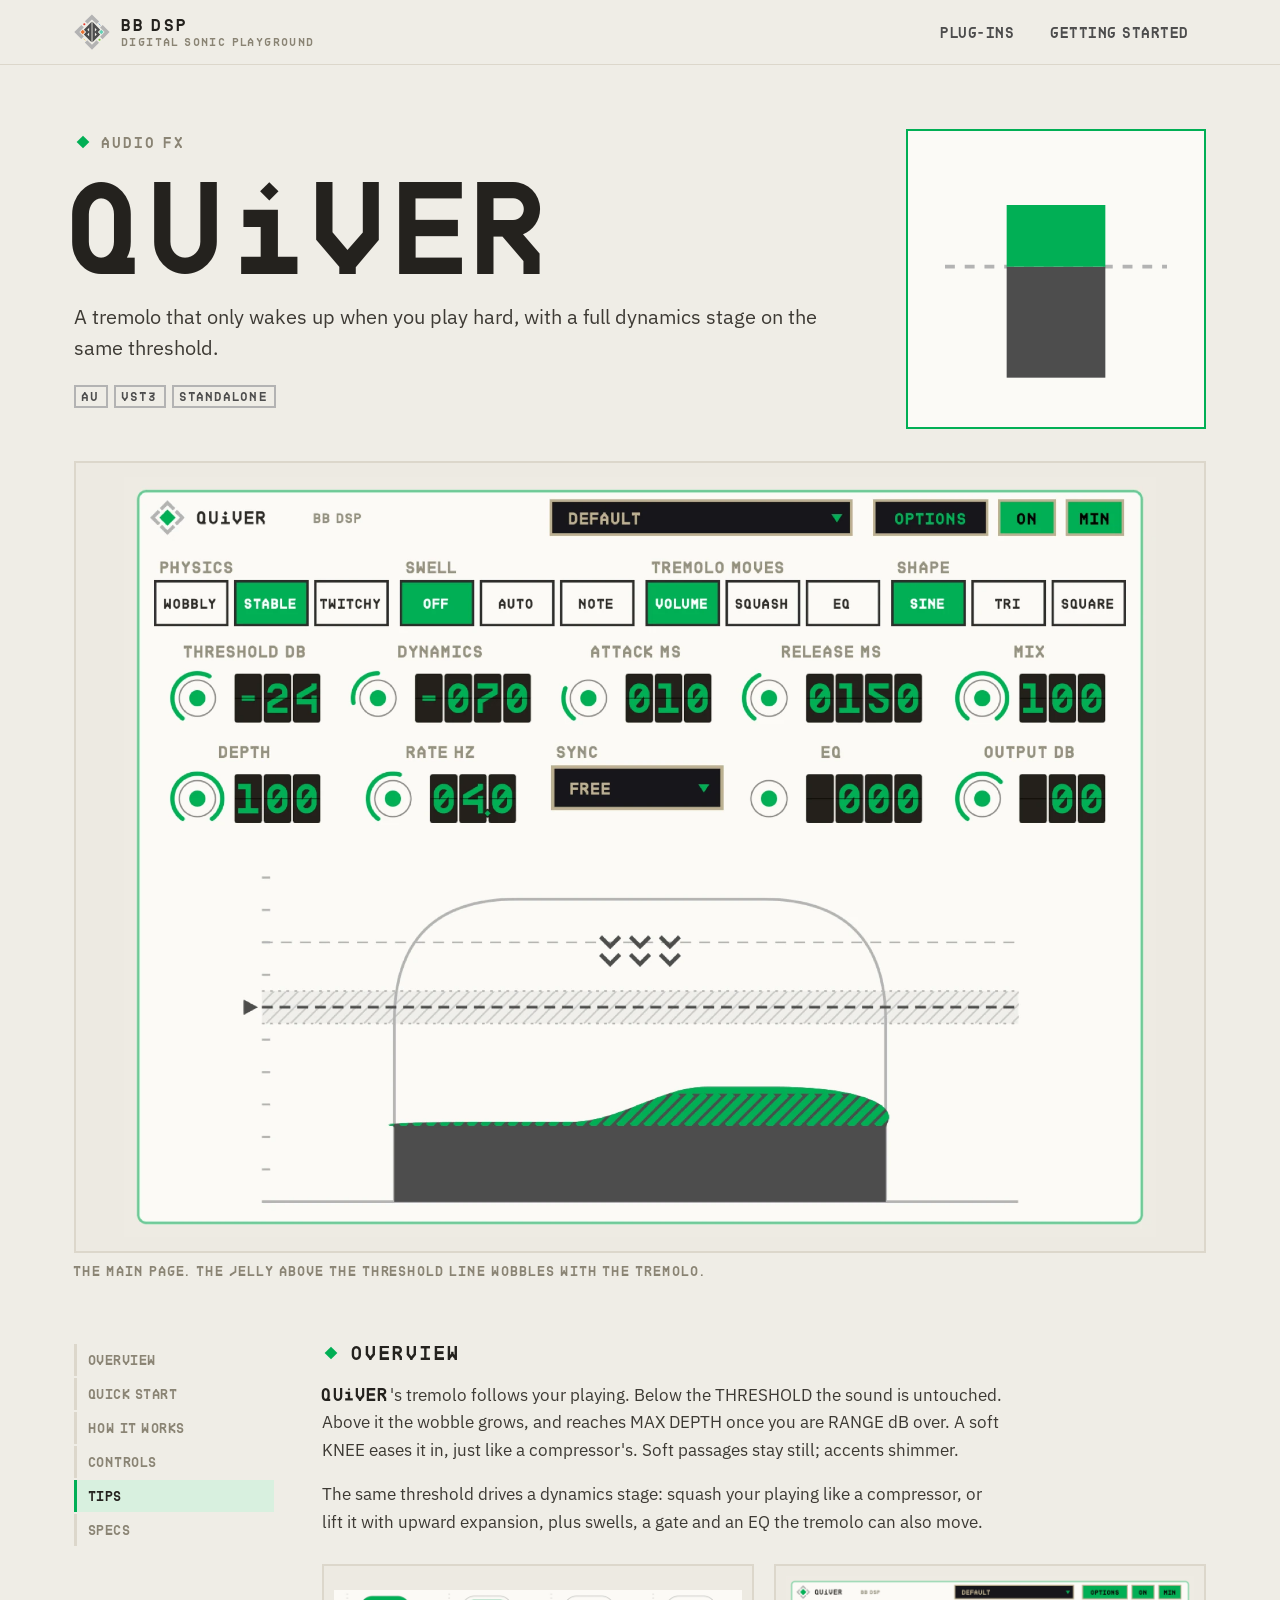
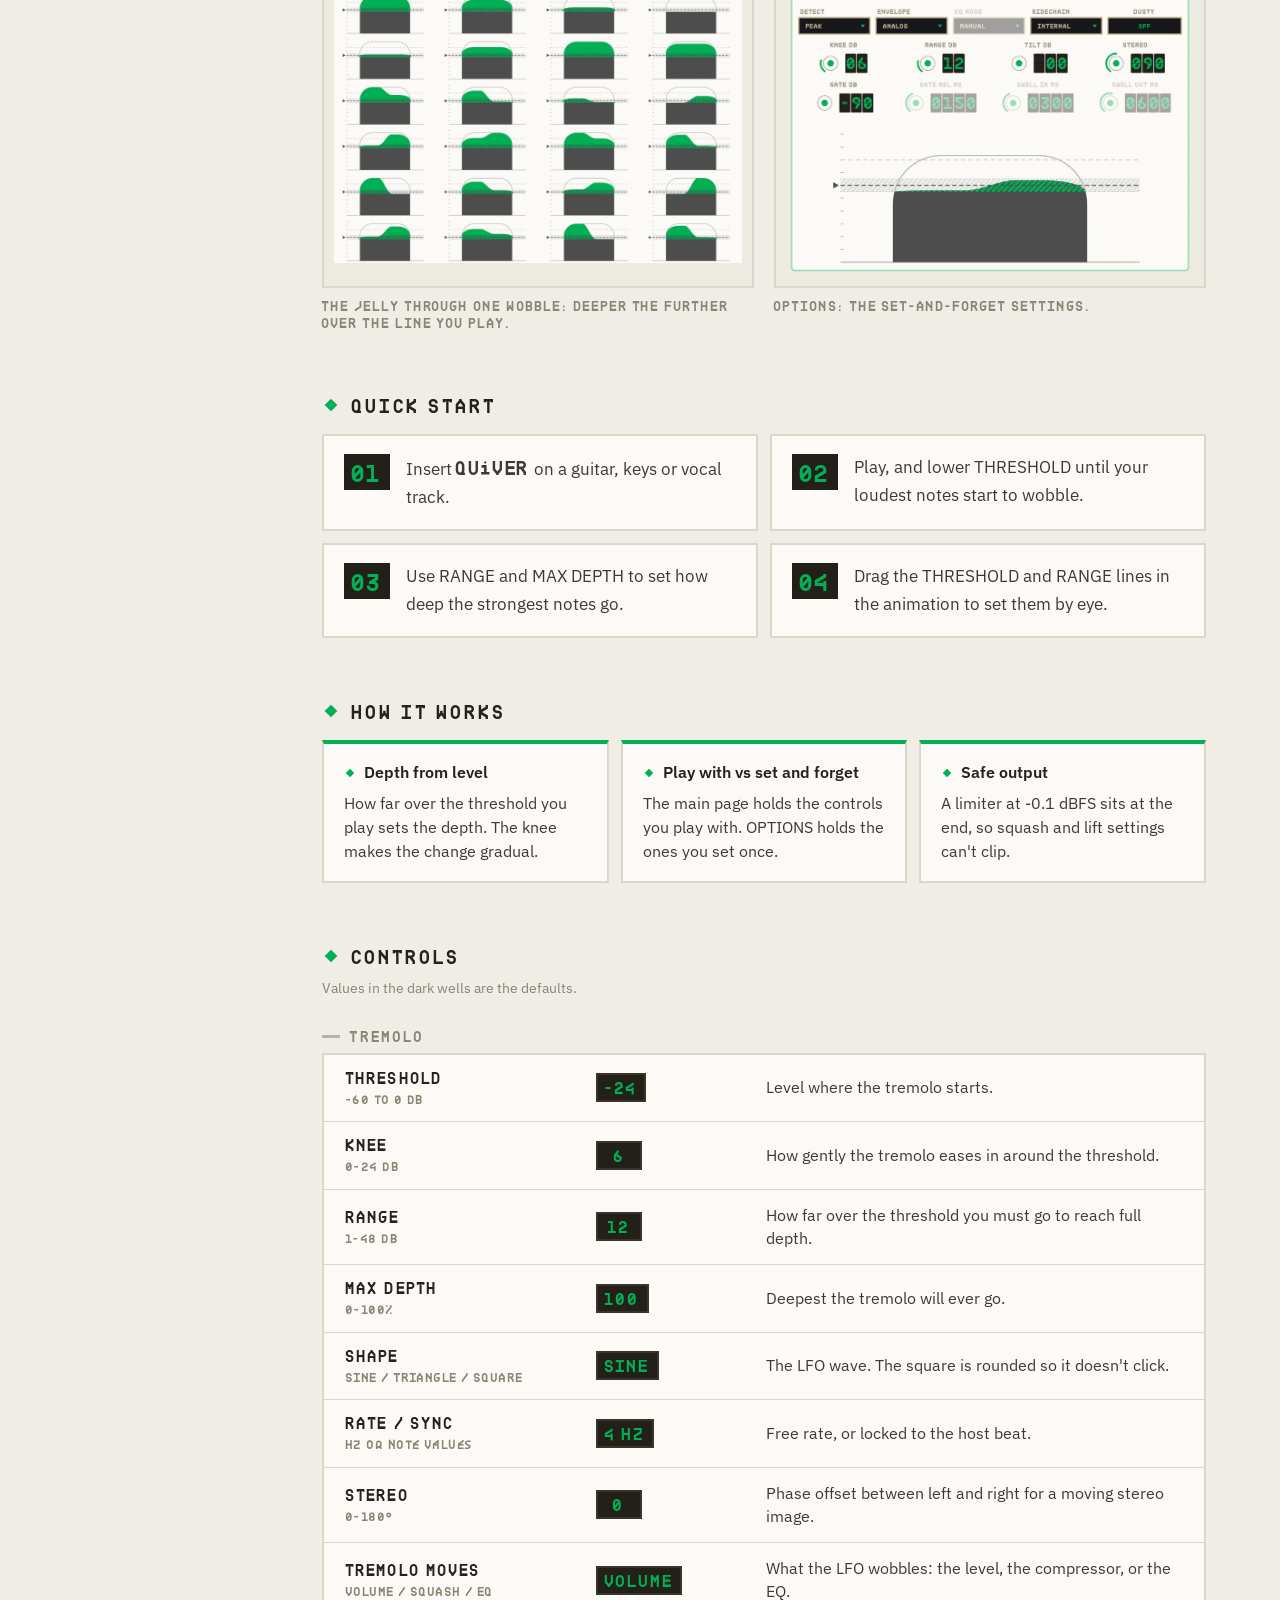
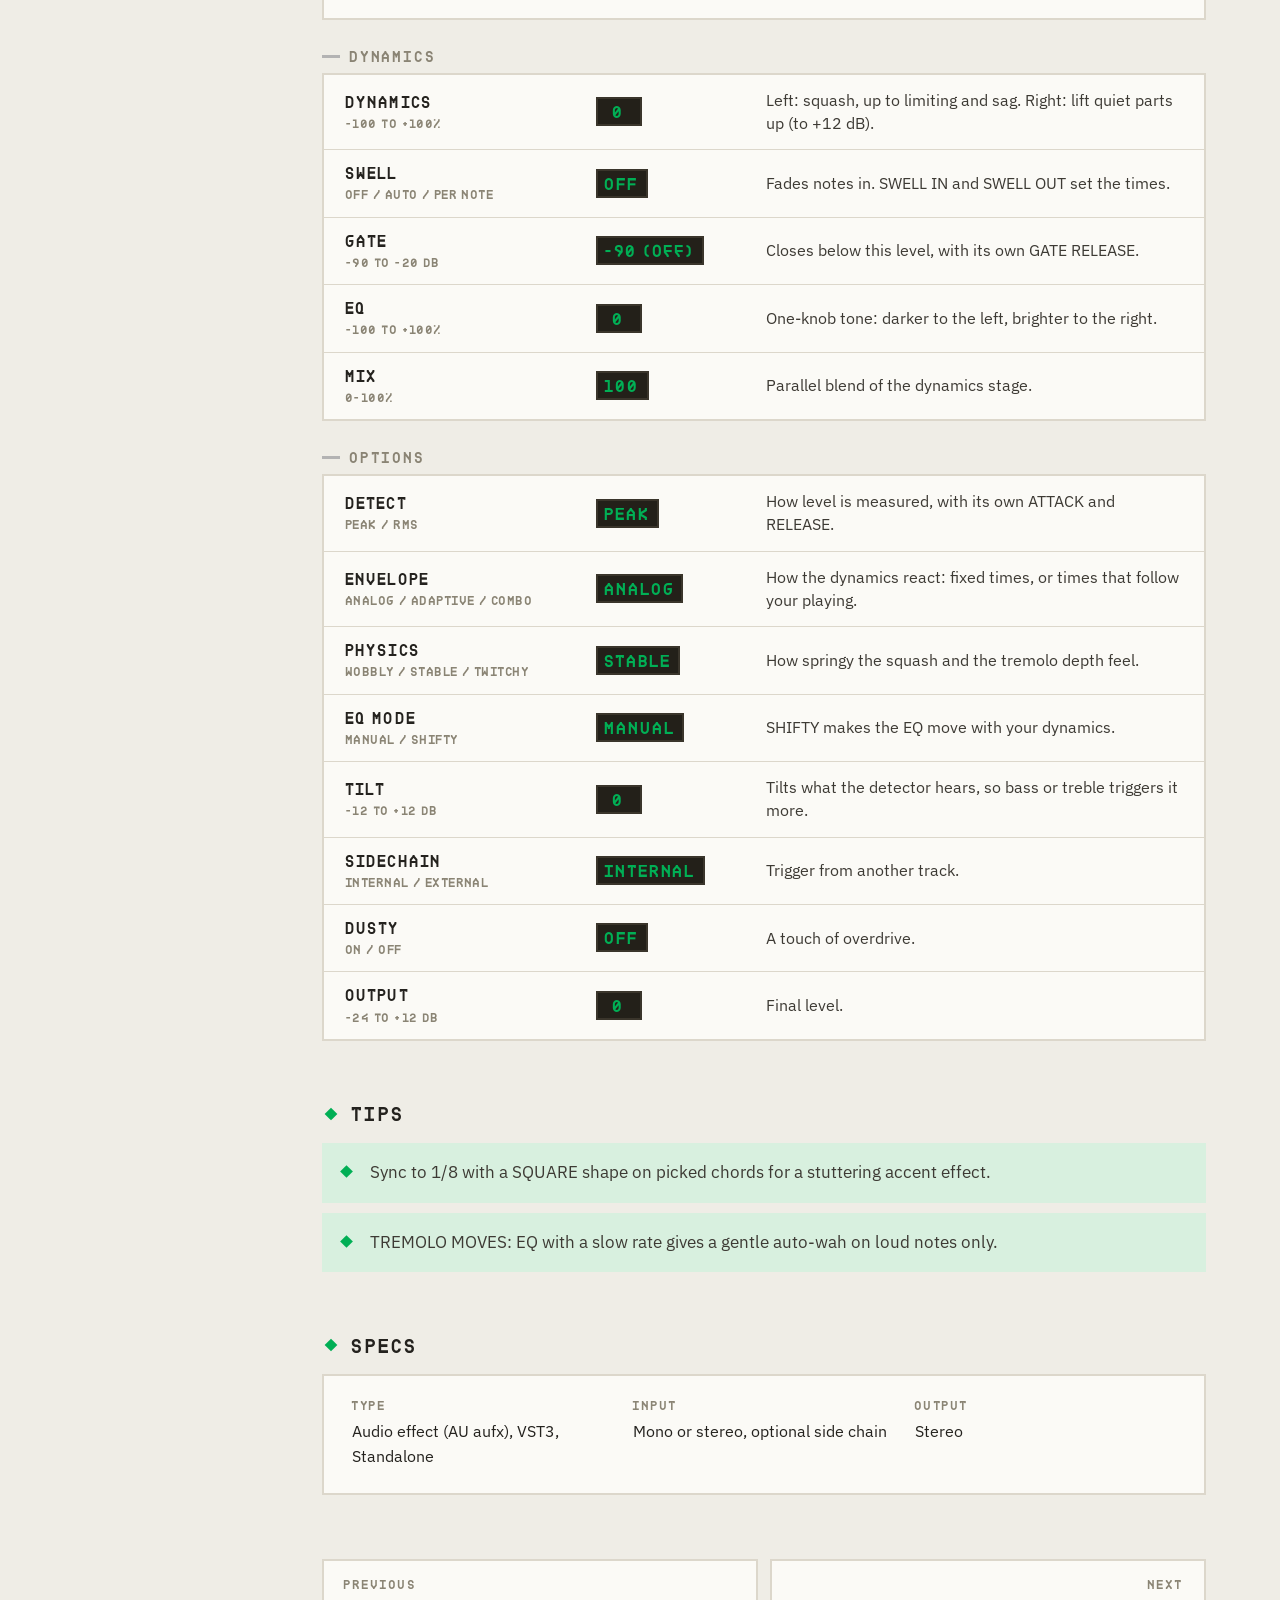
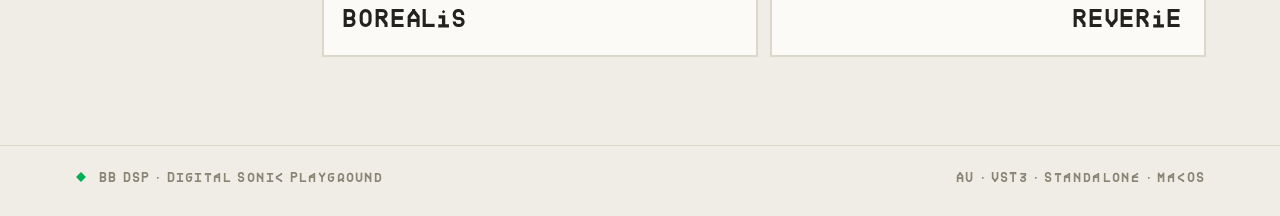
<file: docs/quiver.html>
<!doctype html>
<html lang="en"><head><meta charset="utf-8">
<meta name="viewport" content="width=device-width, initial-scale=1">
<title>QUiVER Manual · BB DSP</title>
<meta name="description" content="A tremolo that only wakes up when you play hard, with a full dynamics stage on the same threshold.">
<link rel="icon" href="assets/mark.svg" type="image/svg+xml">
<link rel="preconnect" href="https://fonts.googleapis.com"><link rel="preconnect" href="https://fonts.gstatic.com" crossorigin>
<link href="https://fonts.googleapis.com/css2?family=IBM+Plex+Sans:ital,wght@0,400;0,500;0,600;1,400&display=swap" rel="stylesheet">
<link rel="stylesheet" href="assets/site.css?v=94354b3f">
</head><body style="--accent:#01AF55;--accent-ink:#098443;--accent-lcd:#01AF55;--accent-on:#1E1C18;--accent-soft:#D8F0DF;">
<header class="top"><div class="wrap top-in">
<a class="brand" href="index.html"><svg class="logo" viewBox="280 185 1390 1410" role="img" aria-label="BB DSP">
<g fill="#B3B3B3">
<polygon points="697,472 971,200 1253,476 1156,573 971,397 796,571"/>
<polygon points="697,472 971,200 1253,476 1156,573 971,397 796,571" transform="rotate(90 973 891)"/>
<polygon points="697,472 971,200 1253,476 1156,573 971,397 796,571" transform="rotate(180 973 891)"/>
<polygon points="697,472 971,200 1253,476 1156,573 971,397 796,571" transform="rotate(270 973 891)"/>
</g>
<g fill="#4D4D4D" fill-rule="evenodd">
<path d="M959,493 L657,799 L748,890 L656,985 L958,1290 Z M863,725 L791,799 L862,869 Z M861,913 L790,985 L862,1058 Z"/>
<path d="M959,493 L657,799 L748,890 L656,985 L958,1290 Z M863,725 L791,799 L862,869 Z M861,913 L790,985 L862,1058 Z" transform="translate(1951 0) scale(-1 1)"/>
</g>
<circle class="m m1" cx="674" cy="587" r="42" fill="#E8352A"/>
<line class="m m2" x1="1236" y1="560" x2="1306" y2="628" stroke="#3B80C4" stroke-width="26"/>
<rect class="m m3" x="551" y="832" width="122" height="122" fill="#EB712F" transform="rotate(45 612 893)"/>
<rect class="m m4" x="1279" y="828" width="122" height="122" fill="#62D1B5" transform="rotate(45 1340 889)"/>
<line class="m m5" x1="646" y1="1152" x2="714" y2="1220" stroke="#F4C443" stroke-width="26"/>
<circle class="m m6" cx="1270" cy="1192" r="42" fill="#7DD23F"/>
</svg><span><b>BB DSP</b><small>DIGITAL SONIC PLAYGROUND</small></span></a>
<nav><a href="index.html"><span class="t"><span class="sr">PLUG-INS</span><span aria-hidden="true">PLUG-INS</span></span></a><a href="getting-started.html"><span class="t"><span class="sr">GETTING STARTED</span><span aria-hidden="true">GETTING STARTED</span></span></a></nav></div></header>
<main>
<section class="phero wrap">
<div class="phero-txt">
<p class="eyebrow"><svg class="mk" width="18" height="18" viewBox="0 0 20 20" aria-hidden="true"><rect x="5" y="5" width="10" height="10" transform="rotate(45 10 10)" fill="var(--accent)"/></svg><span>AUDIO FX</span></p>
<h1 class="pname"><span class="t"><span class="sr">QUiVER</span><span aria-hidden="true">QU<svg class="li" viewBox="0 0 68 80"><path d="M3 24h30v41h17v15H1V65h17V39H3z"/><path d="M25.5 0l8 8-8 8-8-8z"/></svg>VER</span></span></h1>
<p class="lede">A tremolo that only wakes up when you play hard, with a full dynamics stage on the same threshold.</p>
<p class="chips"><span class="chip">AU</span><span class="chip">VST3</span><span class="chip">STANDALONE</span></p>
</div>
<div class="phero-motion"><svg class="motion" viewBox="0 0 240 240" aria-hidden="true">
<line x1="30" y1="110" x2="210" y2="110" stroke="#B3B3B3" stroke-width="3" stroke-dasharray="8 8"/>
<rect x="80" y="110" width="80" height="90" fill="#4D4D4D"/>
<rect x="80" y="60" width="80" height="50" fill="var(--accent)" style="transform-origin:120px 110px;animation:jelly 0.5s ease-in-out infinite alternate"/></svg></div>
</section>
<section class="wrap"><figure class="main-shot"><div class="shot"><img src="img/quiver/quiver_dyn_squash_trem.webp" alt="The main page. The jelly above the threshold line wobbles with the tremolo."></div><figcaption>The main page. The jelly above the threshold line wobbles with the tremolo.</figcaption></figure></section>
<div class="wrap layout">
<aside class="toc"><div><a href="#overview"><span class="t"><span class="sr">OVERVIEW</span><span aria-hidden="true">OVERVIEW</span></span></a><a href="#quick"><span class="t"><span class="sr">QUICK START</span><span aria-hidden="true">QUICK START</span></span></a><a href="#how"><span class="t"><span class="sr">HOW IT WORKS</span><span aria-hidden="true">HOW IT WORKS</span></span></a><a href="#controls"><span class="t"><span class="sr">CONTROLS</span><span aria-hidden="true">CONTROLS</span></span></a><a href="#tips"><span class="t"><span class="sr">TIPS</span><span aria-hidden="true">TIPS</span></span></a><a href="#specs"><span class="t"><span class="sr">SPECS</span><span aria-hidden="true">SPECS</span></span></a></div></aside>
<article class="doc">
<h2 class="sec" id="overview"><svg class="mk" width="18" height="18" viewBox="0 0 20 20" aria-hidden="true"><rect x="5" y="5" width="10" height="10" transform="rotate(45 10 10)" fill="var(--accent)"/></svg><span>OVERVIEW</span></h2>
<div class="prose"><p><span class="t"><span class="sr">QUiVER</span><span aria-hidden="true">QU<svg class="li" viewBox="0 0 68 80"><path d="M3 24h30v41h17v15H1V65h17V39H3z"/><path d="M25.5 0l8 8-8 8-8-8z"/></svg>VER</span></span>&#x27;s tremolo follows your playing. Below the THRESHOLD the sound is untouched. Above it the wobble grows, and reaches MAX DEPTH once you are RANGE dB over. A soft KNEE eases it in, just like a compressor&#x27;s. Soft passages stay still; accents shimmer.</p><p>The same threshold drives a dynamics stage: squash your playing like a compressor, or lift it with upward expansion, plus swells, a gate and an EQ the tremolo can also move.</p></div>
<div class="gallery"><figure><div class="shot"><img src="img/quiver/quiver_wobble.webp" alt="The jelly through one wobble: deeper the further over the line you play." loading="lazy"></div><figcaption>The jelly through one wobble: deeper the further over the line you play.</figcaption></figure><figure><div class="shot"><img src="img/quiver/quiver_options.webp" alt="OPTIONS: the set-and-forget settings." loading="lazy"></div><figcaption>OPTIONS: the set-and-forget settings.</figcaption></figure></div>
<h2 class="sec" id="quick"><svg class="mk" width="18" height="18" viewBox="0 0 20 20" aria-hidden="true"><rect x="5" y="5" width="10" height="10" transform="rotate(45 10 10)" fill="var(--accent)"/></svg><span>QUICK START</span></h2>
<ol class="steps"><li><span class="n">01</span><span>Insert <span class="t"><span class="sr">QUiVER</span><span aria-hidden="true">QU<svg class="li" viewBox="0 0 68 80"><path d="M3 24h30v41h17v15H1V65h17V39H3z"/><path d="M25.5 0l8 8-8 8-8-8z"/></svg>VER</span></span> on a guitar, keys or vocal track.</span></li><li><span class="n">02</span><span>Play, and lower THRESHOLD until your loudest notes start to wobble.</span></li><li><span class="n">03</span><span>Use RANGE and MAX DEPTH to set how deep the strongest notes go.</span></li><li><span class="n">04</span><span>Drag the THRESHOLD and RANGE lines in the animation to set them by eye.</span></li></ol>
<h2 class="sec" id="how"><svg class="mk" width="18" height="18" viewBox="0 0 20 20" aria-hidden="true"><rect x="5" y="5" width="10" height="10" transform="rotate(45 10 10)" fill="var(--accent)"/></svg><span>HOW IT WORKS</span></h2>
<div class="hows"><div class="how"><h3><svg class="mk" width="12" height="12" viewBox="0 0 20 20" aria-hidden="true"><rect x="5" y="5" width="10" height="10" transform="rotate(45 10 10)" fill="var(--accent)"/></svg>Depth from level</h3><p>How far over the threshold you play sets the depth. The knee makes the change gradual.</p></div><div class="how"><h3><svg class="mk" width="12" height="12" viewBox="0 0 20 20" aria-hidden="true"><rect x="5" y="5" width="10" height="10" transform="rotate(45 10 10)" fill="var(--accent)"/></svg>Play with vs set and forget</h3><p>The main page holds the controls you play with. OPTIONS holds the ones you set once.</p></div><div class="how"><h3><svg class="mk" width="12" height="12" viewBox="0 0 20 20" aria-hidden="true"><rect x="5" y="5" width="10" height="10" transform="rotate(45 10 10)" fill="var(--accent)"/></svg>Safe output</h3><p>A limiter at -0.1 dBFS sits at the end, so squash and lift settings can&#x27;t clip.</p></div></div>
<h2 class="sec" id="controls"><svg class="mk" width="18" height="18" viewBox="0 0 20 20" aria-hidden="true"><rect x="5" y="5" width="10" height="10" transform="rotate(45 10 10)" fill="var(--accent)"/></svg><span>CONTROLS</span></h2>
<p class="hint">Values in the dark wells are the defaults.</p>
<h3 class="grp">TREMOLO</h3><div class="card table"><div class="row"><div class="rn">THRESHOLD<span class="rng">-60 to 0 dB</span></div><div class="rv"><span class="lcd">-24</span></div><div class="rd">Level where the tremolo starts.</div></div><div class="row"><div class="rn">KNEE<span class="rng">0-24 dB</span></div><div class="rv"><span class="lcd">6</span></div><div class="rd">How gently the tremolo eases in around the threshold.</div></div><div class="row"><div class="rn">RANGE<span class="rng">1-48 dB</span></div><div class="rv"><span class="lcd">12</span></div><div class="rd">How far over the threshold you must go to reach full depth.</div></div><div class="row"><div class="rn">MAX DEPTH<span class="rng">0-100%</span></div><div class="rv"><span class="lcd">100</span></div><div class="rd">Deepest the tremolo will ever go.</div></div><div class="row"><div class="rn">SHAPE<span class="rng">SINE / TRIANGLE / SQUARE</span></div><div class="rv"><span class="lcd">SINE</span></div><div class="rd">The LFO wave. The square is rounded so it doesn&#x27;t click.</div></div><div class="row"><div class="rn">RATE / SYNC<span class="rng">Hz or note values</span></div><div class="rv"><span class="lcd">4 Hz</span></div><div class="rd">Free rate, or locked to the host beat.</div></div><div class="row"><div class="rn">STEREO<span class="rng">0-180°</span></div><div class="rv"><span class="lcd">0</span></div><div class="rd">Phase offset between left and right for a moving stereo image.</div></div><div class="row"><div class="rn">TREMOLO MOVES<span class="rng">VOLUME / SQUASH / EQ</span></div><div class="rv"><span class="lcd">VOLUME</span></div><div class="rd">What the LFO wobbles: the level, the compressor, or the EQ.</div></div></div><h3 class="grp">DYNAMICS</h3><div class="card table"><div class="row"><div class="rn">DYNAMICS<span class="rng">-100 to +100%</span></div><div class="rv"><span class="lcd">0</span></div><div class="rd">Left: squash, up to limiting and sag. Right: lift quiet parts up (to +12 dB).</div></div><div class="row"><div class="rn">SWELL<span class="rng">OFF / AUTO / PER NOTE</span></div><div class="rv"><span class="lcd">OFF</span></div><div class="rd">Fades notes in. SWELL IN and SWELL OUT set the times.</div></div><div class="row"><div class="rn">GATE<span class="rng">-90 to -20 dB</span></div><div class="rv"><span class="lcd">-90 (off)</span></div><div class="rd">Closes below this level, with its own GATE RELEASE.</div></div><div class="row"><div class="rn">EQ<span class="rng">-100 to +100%</span></div><div class="rv"><span class="lcd">0</span></div><div class="rd">One-knob tone: darker to the left, brighter to the right.</div></div><div class="row"><div class="rn">MIX<span class="rng">0-100%</span></div><div class="rv"><span class="lcd">100</span></div><div class="rd">Parallel blend of the dynamics stage.</div></div></div><h3 class="grp">OPTIONS</h3><div class="card table"><div class="row"><div class="rn">DETECT<span class="rng">PEAK / RMS</span></div><div class="rv"><span class="lcd">PEAK</span></div><div class="rd">How level is measured, with its own ATTACK and RELEASE.</div></div><div class="row"><div class="rn">ENVELOPE<span class="rng">ANALOG / ADAPTIVE / COMBO</span></div><div class="rv"><span class="lcd">ANALOG</span></div><div class="rd">How the dynamics react: fixed times, or times that follow your playing.</div></div><div class="row"><div class="rn">PHYSICS<span class="rng">WOBBLY / STABLE / TWITCHY</span></div><div class="rv"><span class="lcd">STABLE</span></div><div class="rd">How springy the squash and the tremolo depth feel.</div></div><div class="row"><div class="rn">EQ MODE<span class="rng">MANUAL / SHIFTY</span></div><div class="rv"><span class="lcd">MANUAL</span></div><div class="rd">SHIFTY makes the EQ move with your dynamics.</div></div><div class="row"><div class="rn">TILT<span class="rng">-12 to +12 dB</span></div><div class="rv"><span class="lcd">0</span></div><div class="rd">Tilts what the detector hears, so bass or treble triggers it more.</div></div><div class="row"><div class="rn">SIDECHAIN<span class="rng">INTERNAL / EXTERNAL</span></div><div class="rv"><span class="lcd">INTERNAL</span></div><div class="rd">Trigger from another track.</div></div><div class="row"><div class="rn">DUSTY<span class="rng">ON / OFF</span></div><div class="rv"><span class="lcd">OFF</span></div><div class="rd">A touch of overdrive.</div></div><div class="row"><div class="rn">OUTPUT<span class="rng">-24 to +12 dB</span></div><div class="rv"><span class="lcd">0</span></div><div class="rd">Final level.</div></div></div>
<h2 class="sec" id="tips"><svg class="mk" width="18" height="18" viewBox="0 0 20 20" aria-hidden="true"><rect x="5" y="5" width="10" height="10" transform="rotate(45 10 10)" fill="var(--accent)"/></svg><span>TIPS</span></h2>
<ul class="tips"><li>Sync to 1/8 with a SQUARE shape on picked chords for a stuttering accent effect.</li><li>TREMOLO MOVES: EQ with a slow rate gives a gentle auto-wah on loud notes only.</li></ul>
<h2 class="sec" id="specs"><svg class="mk" width="18" height="18" viewBox="0 0 20 20" aria-hidden="true"><rect x="5" y="5" width="10" height="10" transform="rotate(45 10 10)" fill="var(--accent)"/></svg><span>SPECS</span></h2>
<dl class="specs card"><div><dt>TYPE</dt><dd>Audio effect (AU aufx), VST3, Standalone</dd></div><div><dt>INPUT</dt><dd>Mono or stereo, optional side chain</dd></div><div><dt>OUTPUT</dt><dd>Stereo</dd></div></dl>
<nav class="pn">
<a href="borealis.html" style="--accent:#7B5FB0;--accent-ink:#7B5FB0;--accent-lcd:#9B85C3;--accent-on:#FBFAF6;--accent-soft:#E9E4EC;"><small>PREVIOUS</small><span class="t"><span class="sr">BOREALiS</span><span aria-hidden="true">BOREAL<svg class="li" viewBox="0 0 68 80"><path d="M3 24h30v41h17v15H1V65h17V39H3z"/><path d="M25.5 0l8 8-8 8-8-8z"/></svg>S</span></span></a>
<a href="reverie.html" class="nx" style="--accent:#F28583;--accent-ink:#A65F5C;--accent-lcd:#F28583;--accent-on:#1E1C18;--accent-soft:#FAEAE6;"><small>NEXT</small><span class="t"><span class="sr">REVERiE</span><span aria-hidden="true">REVER<svg class="li" viewBox="0 0 68 80"><path d="M3 24h30v41h17v15H1V65h17V39H3z"/><path d="M25.5 0l8 8-8 8-8-8z"/></svg>E</span></span></a>
</nav>
</article></div></main>
<footer class="foot"><div class="wrap"><svg class="mk" width="14" height="14" viewBox="0 0 20 20" aria-hidden="true"><rect x="5" y="5" width="10" height="10" transform="rotate(45 10 10)" fill="var(--accent)"/></svg><span>BB DSP · Digital Sonic Playground</span><span class="sp"></span><span>AU · VST3 · Standalone · macOS</span></div></footer>
<script src="assets/site.js?v=e9fea648"></script>
</body></html>
</file>
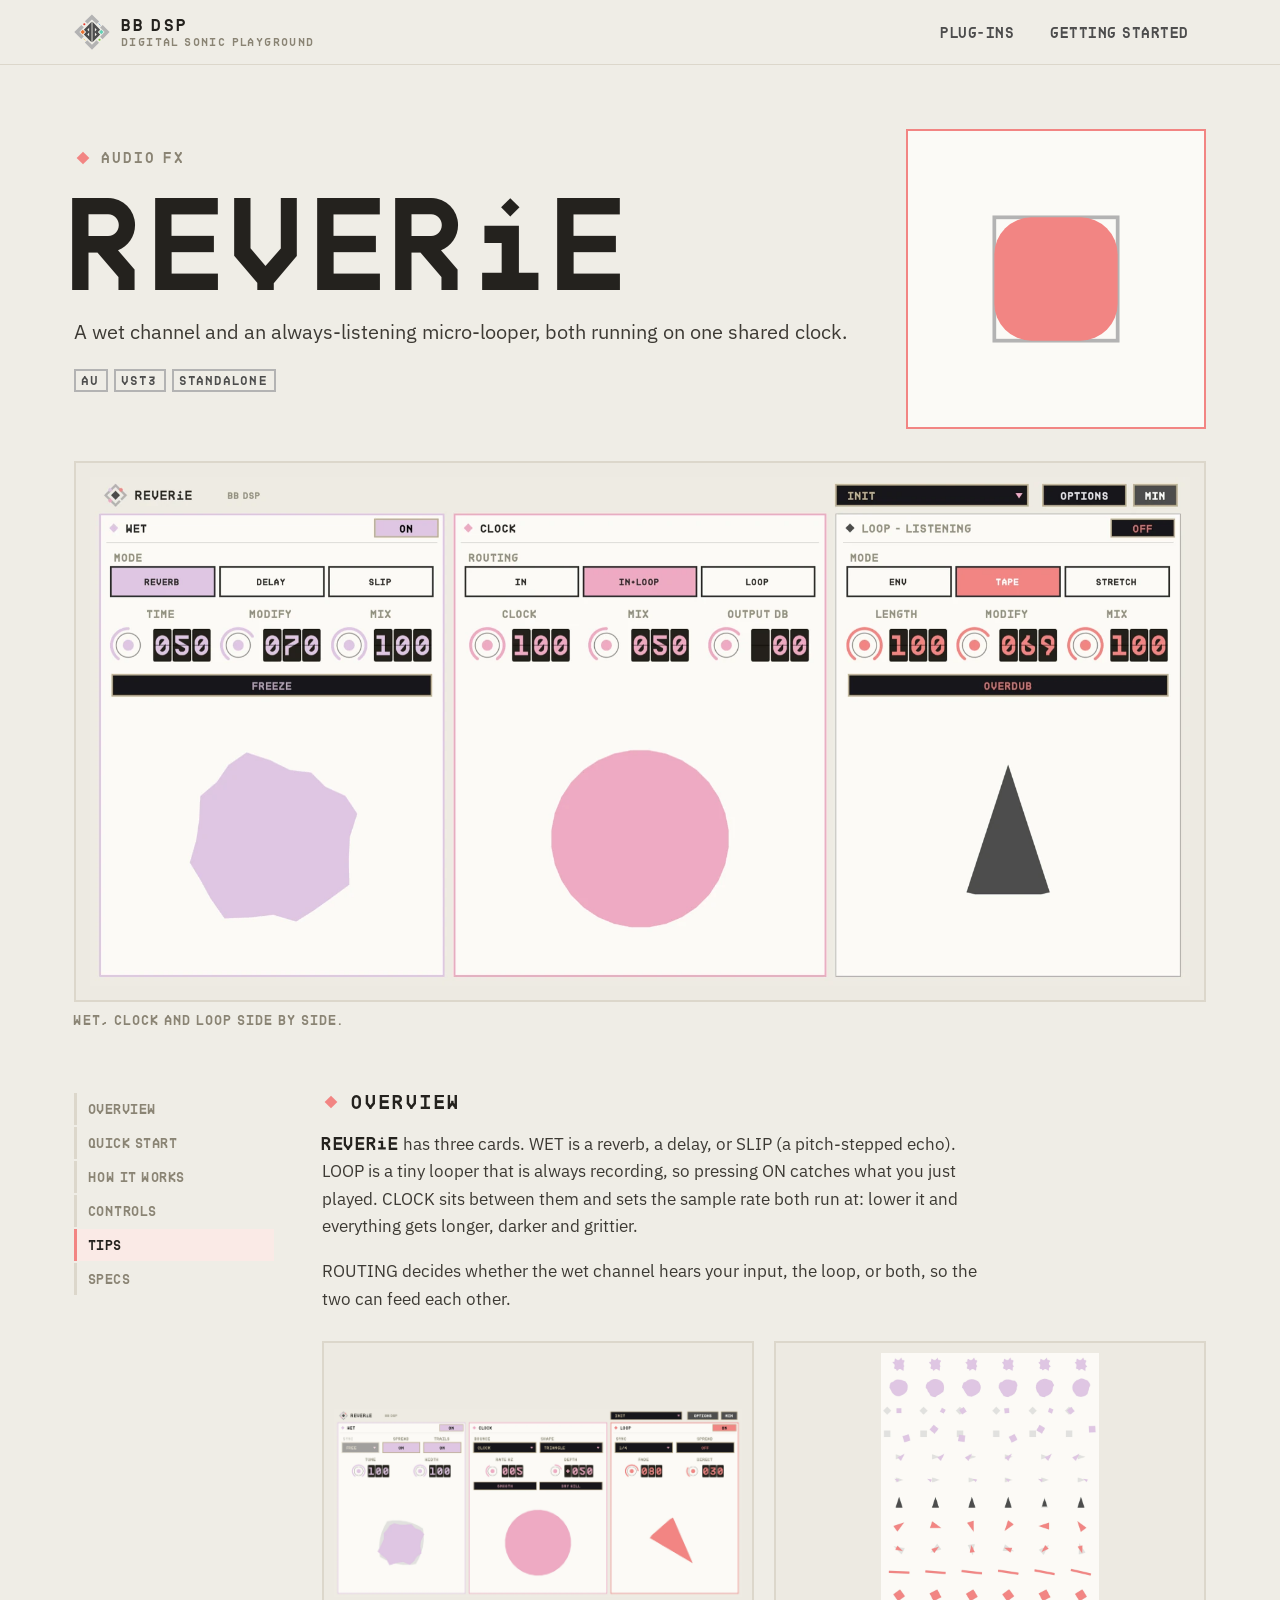
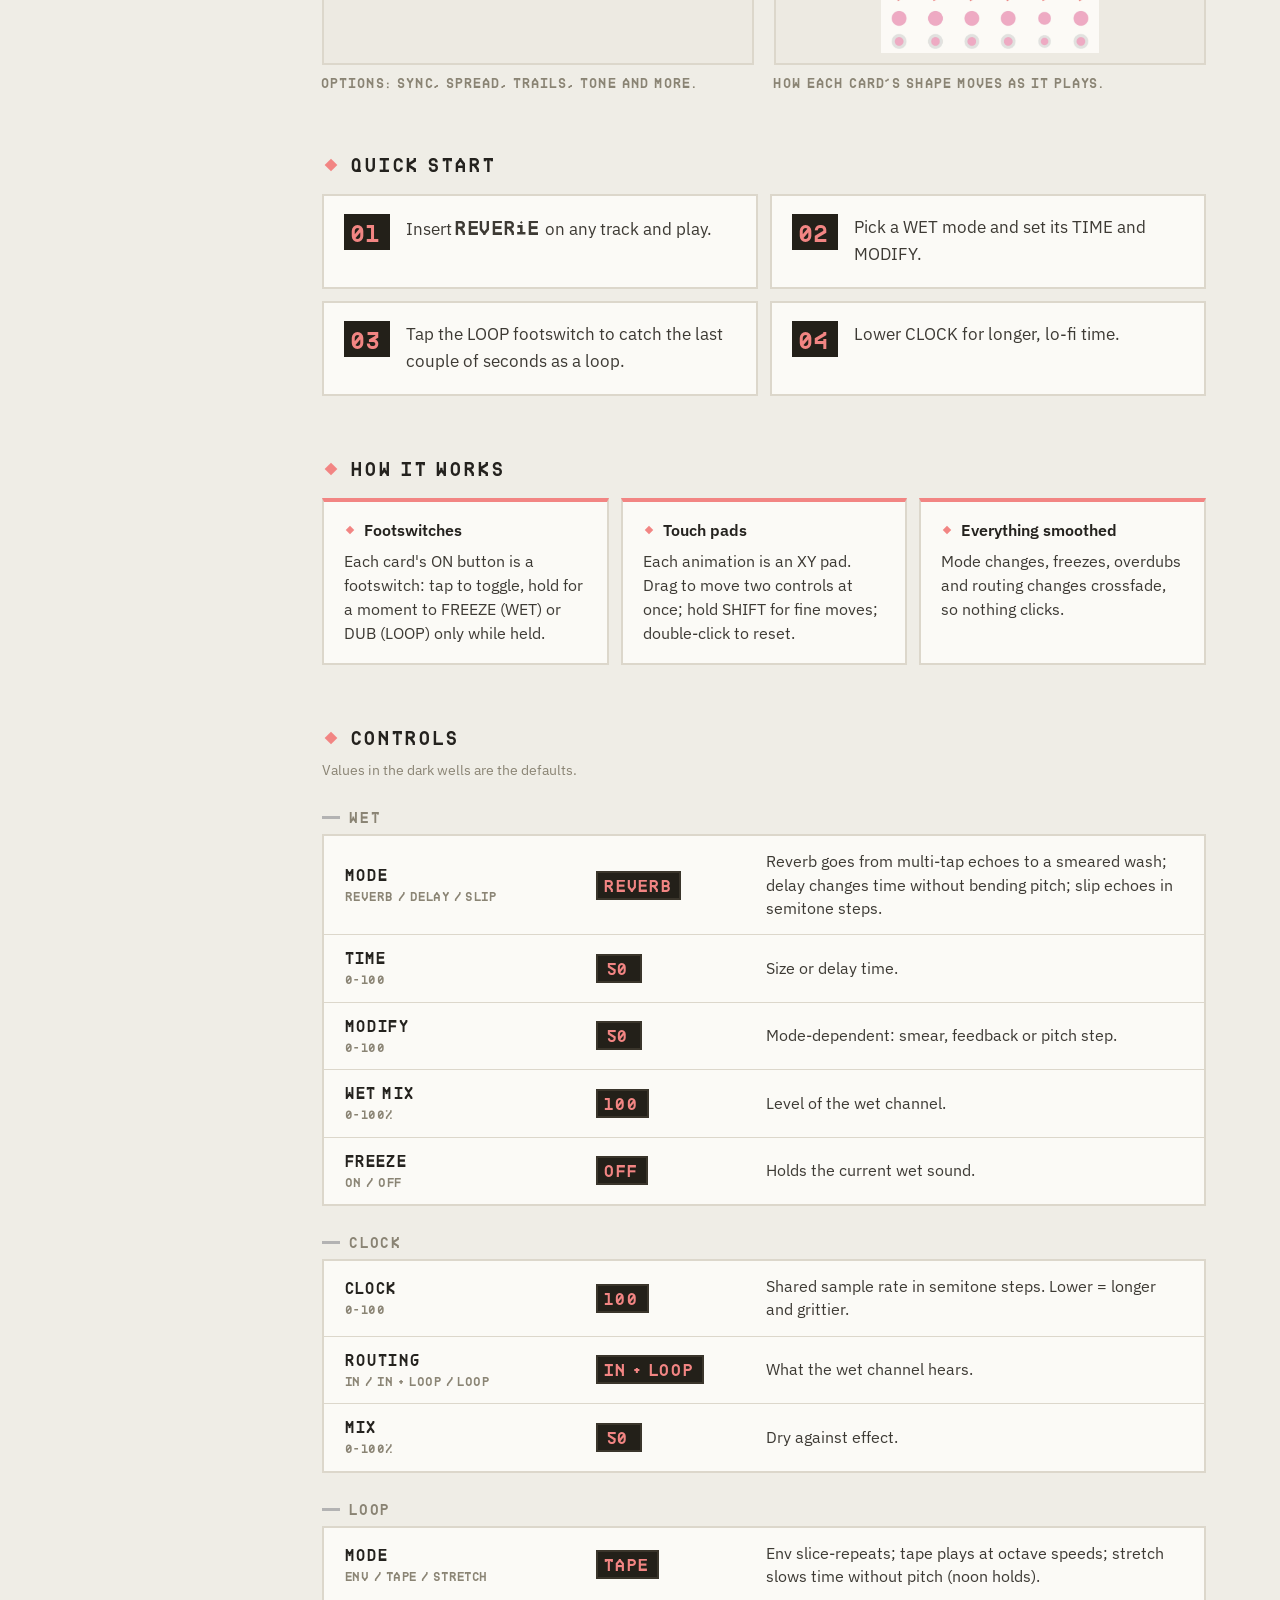
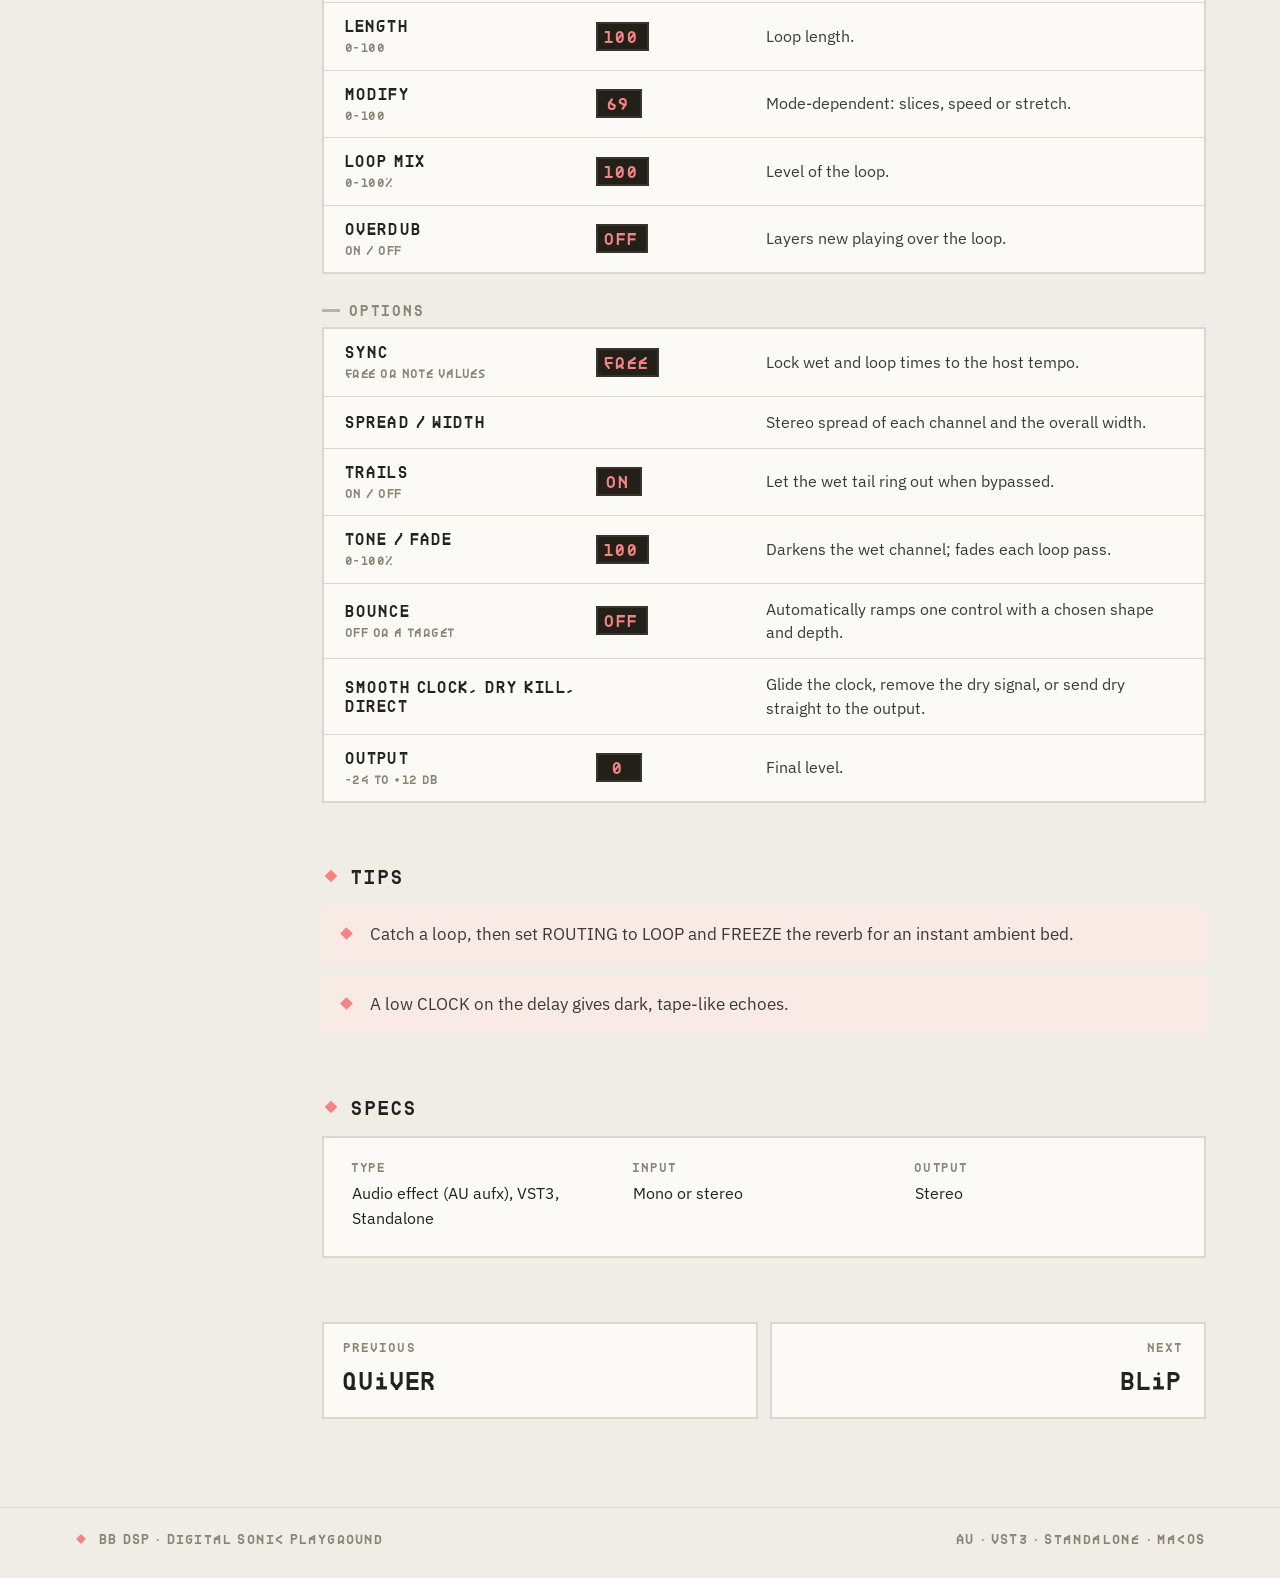
<file: docs/reverie.html>
<!doctype html>
<html lang="en"><head><meta charset="utf-8">
<meta name="viewport" content="width=device-width, initial-scale=1">
<title>REVERiE Manual · BB DSP</title>
<meta name="description" content="A wet channel and an always-listening micro-looper, both running on one shared clock.">
<link rel="icon" href="assets/mark.svg" type="image/svg+xml">
<link rel="preconnect" href="https://fonts.googleapis.com"><link rel="preconnect" href="https://fonts.gstatic.com" crossorigin>
<link href="https://fonts.googleapis.com/css2?family=IBM+Plex+Sans:ital,wght@0,400;0,500;0,600;1,400&display=swap" rel="stylesheet">
<link rel="stylesheet" href="assets/site.css?v=94354b3f">
</head><body style="--accent:#F28583;--accent-ink:#A65F5C;--accent-lcd:#F28583;--accent-on:#1E1C18;--accent-soft:#FAEAE6;">
<header class="top"><div class="wrap top-in">
<a class="brand" href="index.html"><svg class="logo" viewBox="280 185 1390 1410" role="img" aria-label="BB DSP">
<g fill="#B3B3B3">
<polygon points="697,472 971,200 1253,476 1156,573 971,397 796,571"/>
<polygon points="697,472 971,200 1253,476 1156,573 971,397 796,571" transform="rotate(90 973 891)"/>
<polygon points="697,472 971,200 1253,476 1156,573 971,397 796,571" transform="rotate(180 973 891)"/>
<polygon points="697,472 971,200 1253,476 1156,573 971,397 796,571" transform="rotate(270 973 891)"/>
</g>
<g fill="#4D4D4D" fill-rule="evenodd">
<path d="M959,493 L657,799 L748,890 L656,985 L958,1290 Z M863,725 L791,799 L862,869 Z M861,913 L790,985 L862,1058 Z"/>
<path d="M959,493 L657,799 L748,890 L656,985 L958,1290 Z M863,725 L791,799 L862,869 Z M861,913 L790,985 L862,1058 Z" transform="translate(1951 0) scale(-1 1)"/>
</g>
<circle class="m m1" cx="674" cy="587" r="42" fill="#E8352A"/>
<line class="m m2" x1="1236" y1="560" x2="1306" y2="628" stroke="#3B80C4" stroke-width="26"/>
<rect class="m m3" x="551" y="832" width="122" height="122" fill="#EB712F" transform="rotate(45 612 893)"/>
<rect class="m m4" x="1279" y="828" width="122" height="122" fill="#62D1B5" transform="rotate(45 1340 889)"/>
<line class="m m5" x1="646" y1="1152" x2="714" y2="1220" stroke="#F4C443" stroke-width="26"/>
<circle class="m m6" cx="1270" cy="1192" r="42" fill="#7DD23F"/>
</svg><span><b>BB DSP</b><small>DIGITAL SONIC PLAYGROUND</small></span></a>
<nav><a href="index.html"><span class="t"><span class="sr">PLUG-INS</span><span aria-hidden="true">PLUG-INS</span></span></a><a href="getting-started.html"><span class="t"><span class="sr">GETTING STARTED</span><span aria-hidden="true">GETTING STARTED</span></span></a></nav></div></header>
<main>
<section class="phero wrap">
<div class="phero-txt">
<p class="eyebrow"><svg class="mk" width="18" height="18" viewBox="0 0 20 20" aria-hidden="true"><rect x="5" y="5" width="10" height="10" transform="rotate(45 10 10)" fill="var(--accent)"/></svg><span>AUDIO FX</span></p>
<h1 class="pname"><span class="t"><span class="sr">REVERiE</span><span aria-hidden="true">REVER<svg class="li" viewBox="0 0 68 80"><path d="M3 24h30v41h17v15H1V65h17V39H3z"/><path d="M25.5 0l8 8-8 8-8-8z"/></svg>E</span></span></h1>
<p class="lede">A wet channel and an always-listening micro-looper, both running on one shared clock.</p>
<p class="chips"><span class="chip">AU</span><span class="chip">VST3</span><span class="chip">STANDALONE</span></p>
</div>
<div class="phero-motion"><svg class="motion" viewBox="0 0 240 240" aria-hidden="true">
<rect x="70" y="70" width="100" height="100" fill="none" stroke="#B3B3B3" stroke-width="3"/>
<rect x="70" y="70" width="100" height="100" fill="var(--accent)" style="transform-origin:120px 120px;animation:spin 6s linear infinite">
<animate attributeName="rx" values="0;50;0" dur="6s" repeatCount="indefinite"/></rect></svg></div>
</section>
<section class="wrap"><figure class="main-shot"><div class="shot"><img src="img/reverie/reverie_reverb_listening.webp" alt="WET, CLOCK and LOOP side by side."></div><figcaption>WET, CLOCK and LOOP side by side.</figcaption></figure></section>
<div class="wrap layout">
<aside class="toc"><div><a href="#overview"><span class="t"><span class="sr">OVERVIEW</span><span aria-hidden="true">OVERVIEW</span></span></a><a href="#quick"><span class="t"><span class="sr">QUICK START</span><span aria-hidden="true">QUICK START</span></span></a><a href="#how"><span class="t"><span class="sr">HOW IT WORKS</span><span aria-hidden="true">HOW IT WORKS</span></span></a><a href="#controls"><span class="t"><span class="sr">CONTROLS</span><span aria-hidden="true">CONTROLS</span></span></a><a href="#tips"><span class="t"><span class="sr">TIPS</span><span aria-hidden="true">TIPS</span></span></a><a href="#specs"><span class="t"><span class="sr">SPECS</span><span aria-hidden="true">SPECS</span></span></a></div></aside>
<article class="doc">
<h2 class="sec" id="overview"><svg class="mk" width="18" height="18" viewBox="0 0 20 20" aria-hidden="true"><rect x="5" y="5" width="10" height="10" transform="rotate(45 10 10)" fill="var(--accent)"/></svg><span>OVERVIEW</span></h2>
<div class="prose"><p><span class="t"><span class="sr">REVERiE</span><span aria-hidden="true">REVER<svg class="li" viewBox="0 0 68 80"><path d="M3 24h30v41h17v15H1V65h17V39H3z"/><path d="M25.5 0l8 8-8 8-8-8z"/></svg>E</span></span> has three cards. WET is a reverb, a delay, or SLIP (a pitch-stepped echo). LOOP is a tiny looper that is always recording, so pressing ON catches what you just played. CLOCK sits between them and sets the sample rate both run at: lower it and everything gets longer, darker and grittier.</p><p>ROUTING decides whether the wet channel hears your input, the loop, or both, so the two can feed each other.</p></div>
<div class="gallery"><figure><div class="shot"><img src="img/reverie/reverie_options.webp" alt="OPTIONS: sync, spread, trails, tone and more." loading="lazy"></div><figcaption>OPTIONS: sync, spread, trails, tone and more.</figcaption></figure><figure><div class="shot"><img src="img/reverie/reverie_motion.webp" alt="How each card&#x27;s shape moves as it plays." loading="lazy"></div><figcaption>How each card&#x27;s shape moves as it plays.</figcaption></figure></div>
<h2 class="sec" id="quick"><svg class="mk" width="18" height="18" viewBox="0 0 20 20" aria-hidden="true"><rect x="5" y="5" width="10" height="10" transform="rotate(45 10 10)" fill="var(--accent)"/></svg><span>QUICK START</span></h2>
<ol class="steps"><li><span class="n">01</span><span>Insert <span class="t"><span class="sr">REVERiE</span><span aria-hidden="true">REVER<svg class="li" viewBox="0 0 68 80"><path d="M3 24h30v41h17v15H1V65h17V39H3z"/><path d="M25.5 0l8 8-8 8-8-8z"/></svg>E</span></span> on any track and play.</span></li><li><span class="n">02</span><span>Pick a WET mode and set its TIME and MODIFY.</span></li><li><span class="n">03</span><span>Tap the LOOP footswitch to catch the last couple of seconds as a loop.</span></li><li><span class="n">04</span><span>Lower CLOCK for longer, lo-fi time.</span></li></ol>
<h2 class="sec" id="how"><svg class="mk" width="18" height="18" viewBox="0 0 20 20" aria-hidden="true"><rect x="5" y="5" width="10" height="10" transform="rotate(45 10 10)" fill="var(--accent)"/></svg><span>HOW IT WORKS</span></h2>
<div class="hows"><div class="how"><h3><svg class="mk" width="12" height="12" viewBox="0 0 20 20" aria-hidden="true"><rect x="5" y="5" width="10" height="10" transform="rotate(45 10 10)" fill="var(--accent)"/></svg>Footswitches</h3><p>Each card&#x27;s ON button is a footswitch: tap to toggle, hold for a moment to FREEZE (WET) or DUB (LOOP) only while held.</p></div><div class="how"><h3><svg class="mk" width="12" height="12" viewBox="0 0 20 20" aria-hidden="true"><rect x="5" y="5" width="10" height="10" transform="rotate(45 10 10)" fill="var(--accent)"/></svg>Touch pads</h3><p>Each animation is an XY pad. Drag to move two controls at once; hold SHIFT for fine moves; double-click to reset.</p></div><div class="how"><h3><svg class="mk" width="12" height="12" viewBox="0 0 20 20" aria-hidden="true"><rect x="5" y="5" width="10" height="10" transform="rotate(45 10 10)" fill="var(--accent)"/></svg>Everything smoothed</h3><p>Mode changes, freezes, overdubs and routing changes crossfade, so nothing clicks.</p></div></div>
<h2 class="sec" id="controls"><svg class="mk" width="18" height="18" viewBox="0 0 20 20" aria-hidden="true"><rect x="5" y="5" width="10" height="10" transform="rotate(45 10 10)" fill="var(--accent)"/></svg><span>CONTROLS</span></h2>
<p class="hint">Values in the dark wells are the defaults.</p>
<h3 class="grp">WET</h3><div class="card table"><div class="row"><div class="rn">MODE<span class="rng">REVERB / DELAY / SLIP</span></div><div class="rv"><span class="lcd">REVERB</span></div><div class="rd">Reverb goes from multi-tap echoes to a smeared wash; delay changes time without bending pitch; slip echoes in semitone steps.</div></div><div class="row"><div class="rn">TIME<span class="rng">0-100</span></div><div class="rv"><span class="lcd">50</span></div><div class="rd">Size or delay time.</div></div><div class="row"><div class="rn">MODIFY<span class="rng">0-100</span></div><div class="rv"><span class="lcd">50</span></div><div class="rd">Mode-dependent: smear, feedback or pitch step.</div></div><div class="row"><div class="rn">WET MIX<span class="rng">0-100%</span></div><div class="rv"><span class="lcd">100</span></div><div class="rd">Level of the wet channel.</div></div><div class="row"><div class="rn">FREEZE<span class="rng">ON / OFF</span></div><div class="rv"><span class="lcd">OFF</span></div><div class="rd">Holds the current wet sound.</div></div></div><h3 class="grp">CLOCK</h3><div class="card table"><div class="row"><div class="rn">CLOCK<span class="rng">0-100</span></div><div class="rv"><span class="lcd">100</span></div><div class="rd">Shared sample rate in semitone steps. Lower = longer and grittier.</div></div><div class="row"><div class="rn">ROUTING<span class="rng">IN / IN + LOOP / LOOP</span></div><div class="rv"><span class="lcd">IN + LOOP</span></div><div class="rd">What the wet channel hears.</div></div><div class="row"><div class="rn">MIX<span class="rng">0-100%</span></div><div class="rv"><span class="lcd">50</span></div><div class="rd">Dry against effect.</div></div></div><h3 class="grp">LOOP</h3><div class="card table"><div class="row"><div class="rn">MODE<span class="rng">ENV / TAPE / STRETCH</span></div><div class="rv"><span class="lcd">TAPE</span></div><div class="rd">Env slice-repeats; tape plays at octave speeds; stretch slows time without pitch (noon holds).</div></div><div class="row"><div class="rn">LENGTH<span class="rng">0-100</span></div><div class="rv"><span class="lcd">100</span></div><div class="rd">Loop length.</div></div><div class="row"><div class="rn">MODIFY<span class="rng">0-100</span></div><div class="rv"><span class="lcd">69</span></div><div class="rd">Mode-dependent: slices, speed or stretch.</div></div><div class="row"><div class="rn">LOOP MIX<span class="rng">0-100%</span></div><div class="rv"><span class="lcd">100</span></div><div class="rd">Level of the loop.</div></div><div class="row"><div class="rn">OVERDUB<span class="rng">ON / OFF</span></div><div class="rv"><span class="lcd">OFF</span></div><div class="rd">Layers new playing over the loop.</div></div></div><h3 class="grp">OPTIONS</h3><div class="card table"><div class="row"><div class="rn">SYNC<span class="rng">free or note values</span></div><div class="rv"><span class="lcd">free</span></div><div class="rd">Lock wet and loop times to the host tempo.</div></div><div class="row"><div class="rn">SPREAD / WIDTH</div><div class="rv"></div><div class="rd">Stereo spread of each channel and the overall width.</div></div><div class="row"><div class="rn">TRAILS<span class="rng">ON / OFF</span></div><div class="rv"><span class="lcd">ON</span></div><div class="rd">Let the wet tail ring out when bypassed.</div></div><div class="row"><div class="rn">TONE / FADE<span class="rng">0-100%</span></div><div class="rv"><span class="lcd">100</span></div><div class="rd">Darkens the wet channel; fades each loop pass.</div></div><div class="row"><div class="rn">BOUNCE<span class="rng">OFF or a target</span></div><div class="rv"><span class="lcd">OFF</span></div><div class="rd">Automatically ramps one control with a chosen shape and depth.</div></div><div class="row"><div class="rn">SMOOTH CLOCK, DRY KILL, DIRECT</div><div class="rv"></div><div class="rd">Glide the clock, remove the dry signal, or send dry straight to the output.</div></div><div class="row"><div class="rn">OUTPUT<span class="rng">-24 to +12 dB</span></div><div class="rv"><span class="lcd">0</span></div><div class="rd">Final level.</div></div></div>
<h2 class="sec" id="tips"><svg class="mk" width="18" height="18" viewBox="0 0 20 20" aria-hidden="true"><rect x="5" y="5" width="10" height="10" transform="rotate(45 10 10)" fill="var(--accent)"/></svg><span>TIPS</span></h2>
<ul class="tips"><li>Catch a loop, then set ROUTING to LOOP and FREEZE the reverb for an instant ambient bed.</li><li>A low CLOCK on the delay gives dark, tape-like echoes.</li></ul>
<h2 class="sec" id="specs"><svg class="mk" width="18" height="18" viewBox="0 0 20 20" aria-hidden="true"><rect x="5" y="5" width="10" height="10" transform="rotate(45 10 10)" fill="var(--accent)"/></svg><span>SPECS</span></h2>
<dl class="specs card"><div><dt>TYPE</dt><dd>Audio effect (AU aufx), VST3, Standalone</dd></div><div><dt>INPUT</dt><dd>Mono or stereo</dd></div><div><dt>OUTPUT</dt><dd>Stereo</dd></div></dl>
<nav class="pn">
<a href="quiver.html" style="--accent:#01AF55;--accent-ink:#098443;--accent-lcd:#01AF55;--accent-on:#1E1C18;--accent-soft:#D8F0DF;"><small>PREVIOUS</small><span class="t"><span class="sr">QUiVER</span><span aria-hidden="true">QU<svg class="li" viewBox="0 0 68 80"><path d="M3 24h30v41h17v15H1V65h17V39H3z"/><path d="M25.5 0l8 8-8 8-8-8z"/></svg>VER</span></span></a>
<a href="blip.html" class="nx" style="--accent:#7B89B7;--accent-ink:#677296;--accent-lcd:#808EBA;--accent-on:#1E1C18;--accent-soft:#E9EAED;"><small>NEXT</small><span class="t"><span class="sr">BLiP</span><span aria-hidden="true">BL<svg class="li" viewBox="0 0 68 80"><path d="M3 24h30v41h17v15H1V65h17V39H3z"/><path d="M25.5 0l8 8-8 8-8-8z"/></svg>P</span></span></a>
</nav>
</article></div></main>
<footer class="foot"><div class="wrap"><svg class="mk" width="14" height="14" viewBox="0 0 20 20" aria-hidden="true"><rect x="5" y="5" width="10" height="10" transform="rotate(45 10 10)" fill="var(--accent)"/></svg><span>BB DSP · Digital Sonic Playground</span><span class="sp"></span><span>AU · VST3 · Standalone · macOS</span></div></footer>
<script src="assets/site.js?v=e9fea648"></script>
</body></html>
</file>
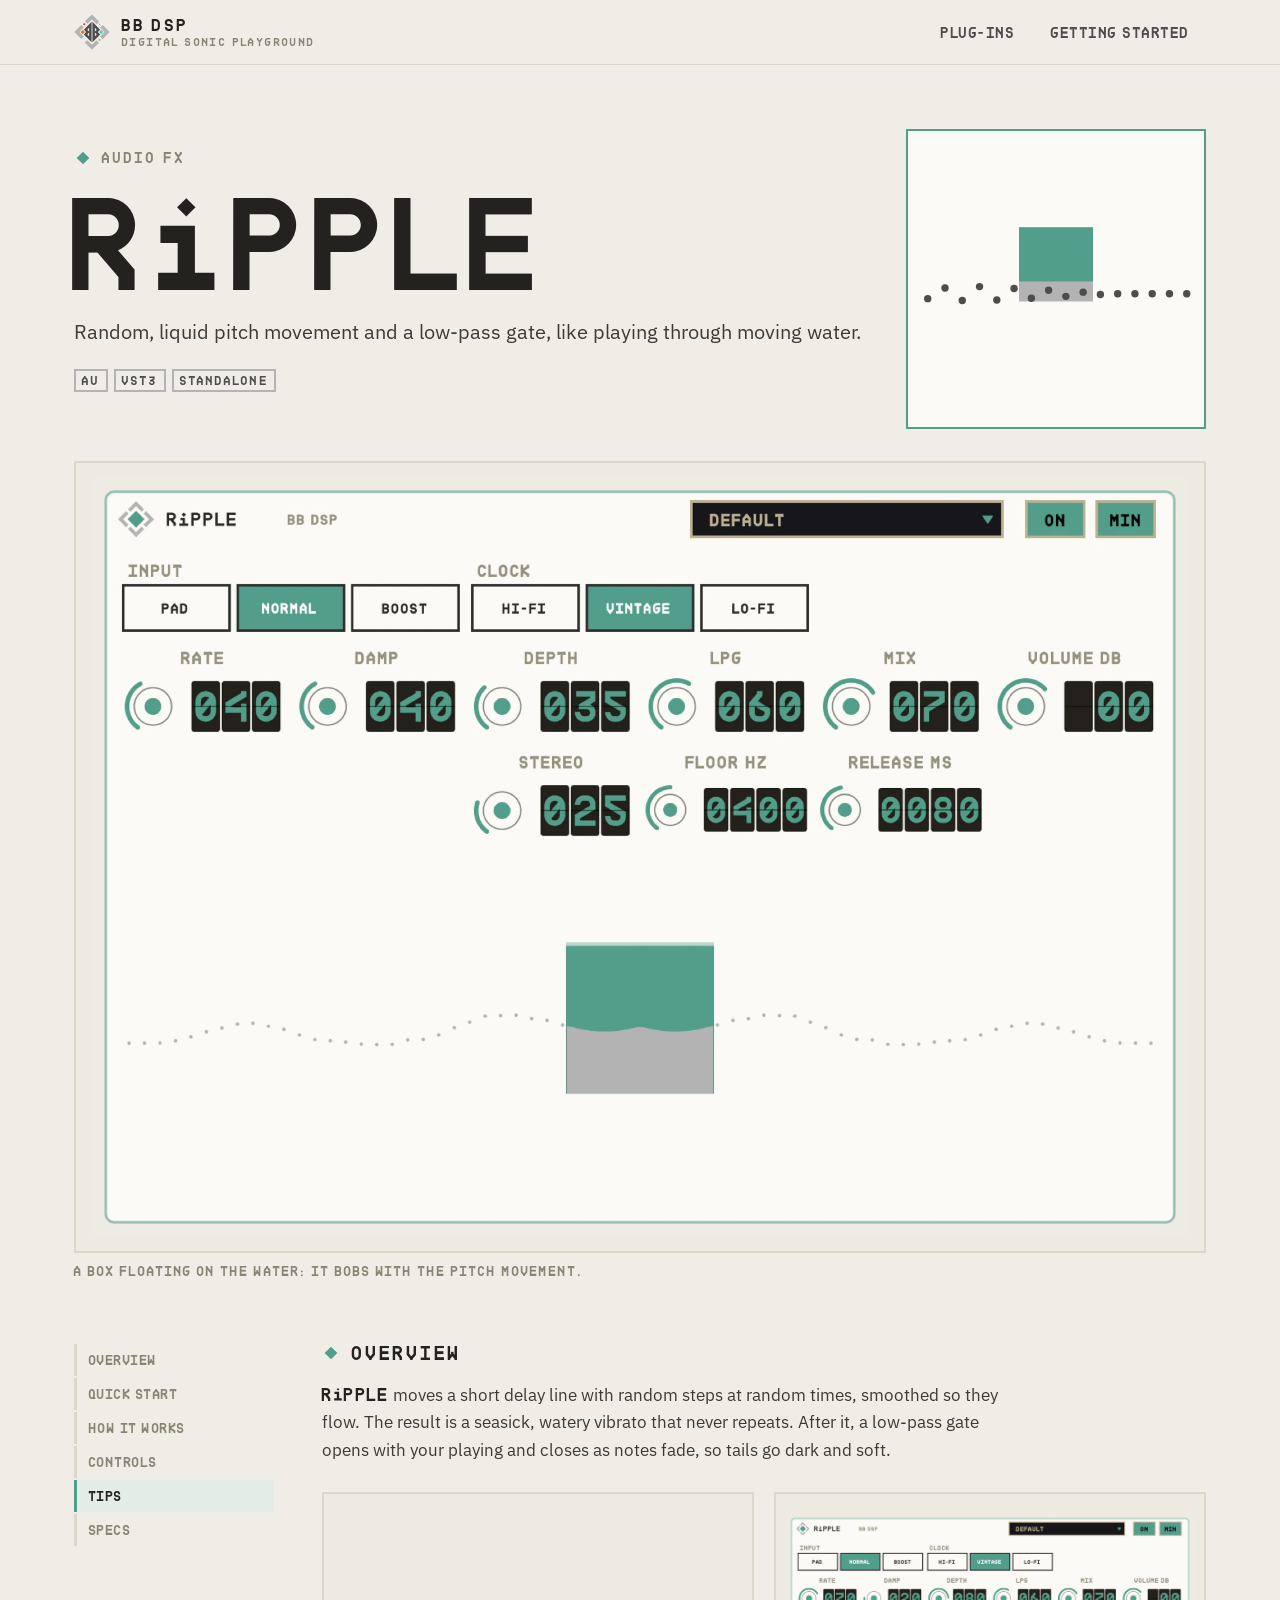
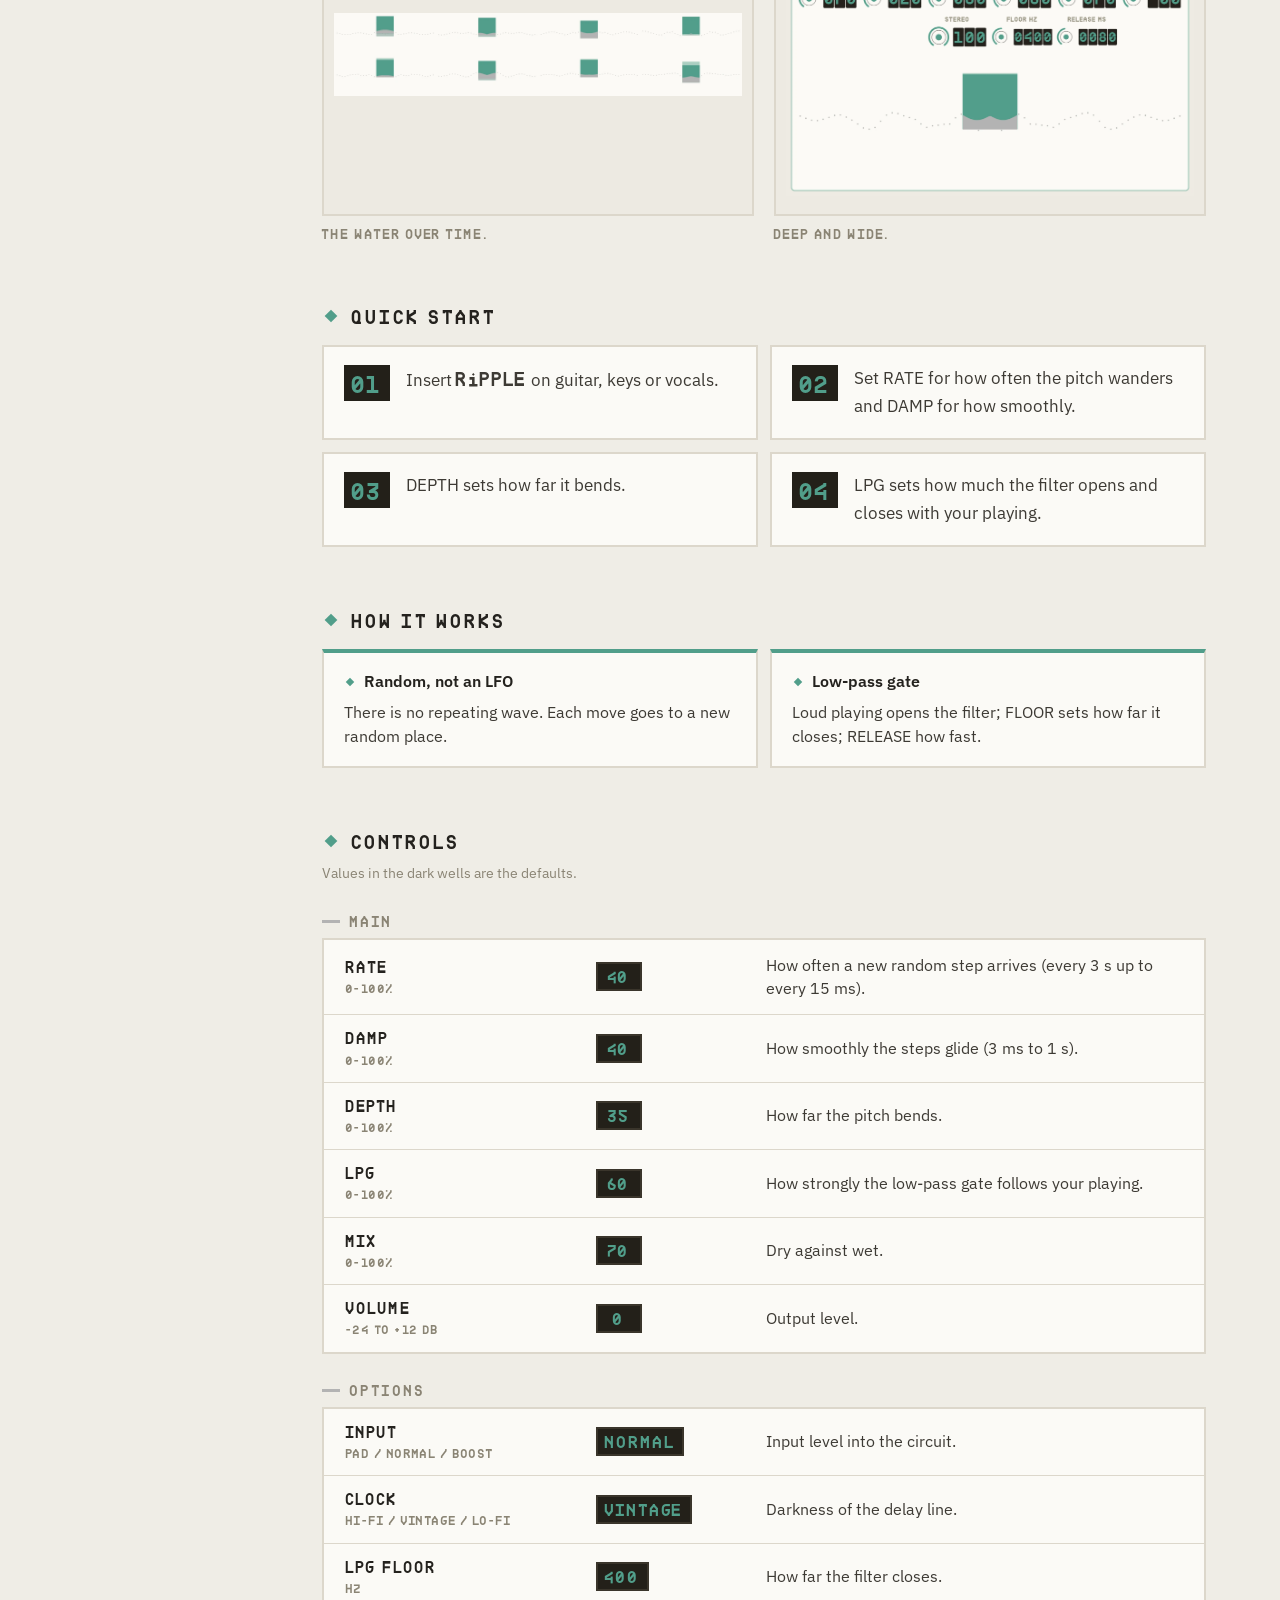
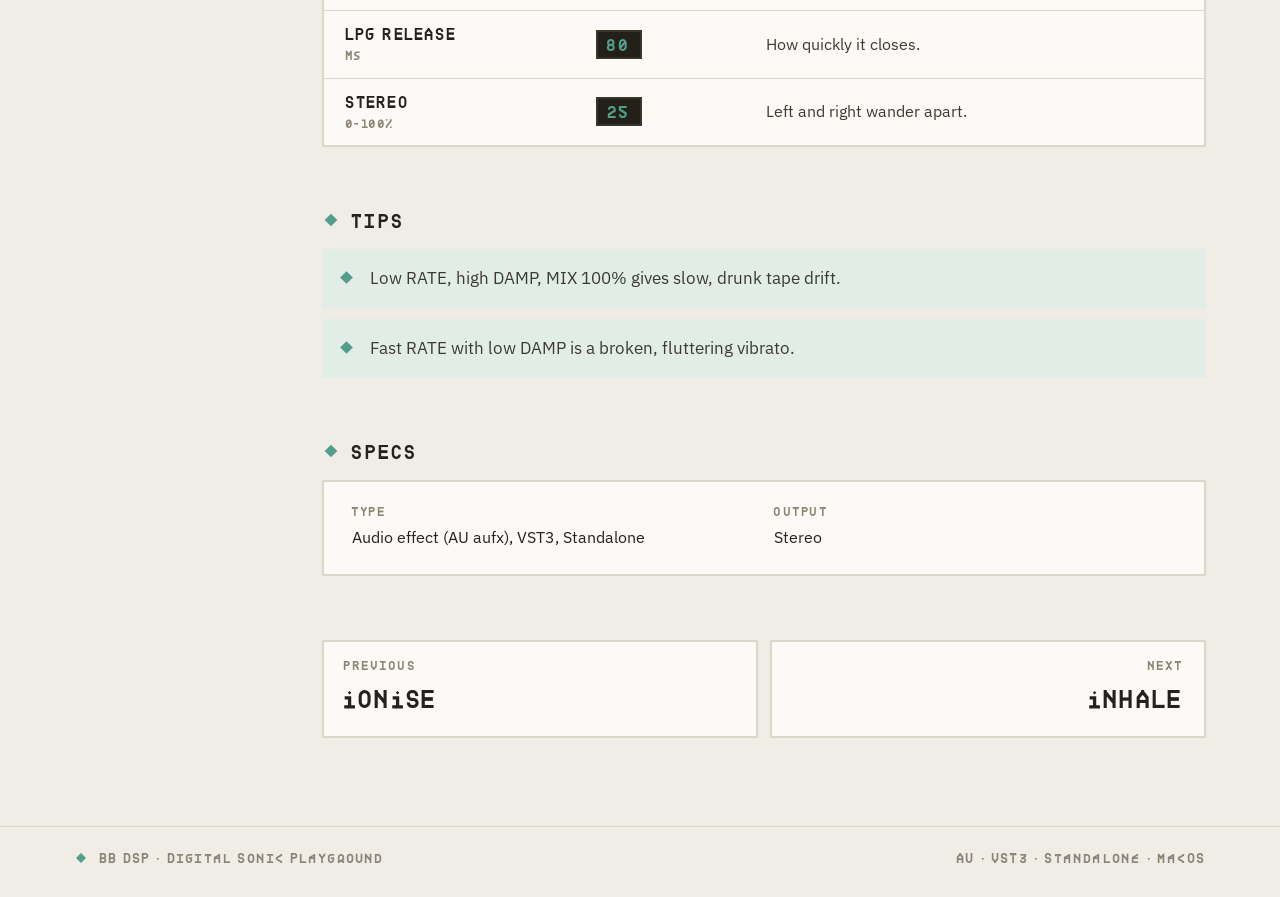
<file: docs/ripple.html>
<!doctype html>
<html lang="en"><head><meta charset="utf-8">
<meta name="viewport" content="width=device-width, initial-scale=1">
<title>RiPPLE Manual · BB DSP</title>
<meta name="description" content="Random, liquid pitch movement and a low-pass gate, like playing through moving water.">
<link rel="icon" href="assets/mark.svg" type="image/svg+xml">
<link rel="preconnect" href="https://fonts.googleapis.com"><link rel="preconnect" href="https://fonts.gstatic.com" crossorigin>
<link href="https://fonts.googleapis.com/css2?family=IBM+Plex+Sans:ital,wght@0,400;0,500;0,600;1,400&display=swap" rel="stylesheet">
<link rel="stylesheet" href="assets/site.css?v=94354b3f">
</head><body style="--accent:#519E8A;--accent-ink:#447E6E;--accent-lcd:#519E8A;--accent-on:#1E1C18;--accent-soft:#E3EDE7;">
<header class="top"><div class="wrap top-in">
<a class="brand" href="index.html"><svg class="logo" viewBox="280 185 1390 1410" role="img" aria-label="BB DSP">
<g fill="#B3B3B3">
<polygon points="697,472 971,200 1253,476 1156,573 971,397 796,571"/>
<polygon points="697,472 971,200 1253,476 1156,573 971,397 796,571" transform="rotate(90 973 891)"/>
<polygon points="697,472 971,200 1253,476 1156,573 971,397 796,571" transform="rotate(180 973 891)"/>
<polygon points="697,472 971,200 1253,476 1156,573 971,397 796,571" transform="rotate(270 973 891)"/>
</g>
<g fill="#4D4D4D" fill-rule="evenodd">
<path d="M959,493 L657,799 L748,890 L656,985 L958,1290 Z M863,725 L791,799 L862,869 Z M861,913 L790,985 L862,1058 Z"/>
<path d="M959,493 L657,799 L748,890 L656,985 L958,1290 Z M863,725 L791,799 L862,869 Z M861,913 L790,985 L862,1058 Z" transform="translate(1951 0) scale(-1 1)"/>
</g>
<circle class="m m1" cx="674" cy="587" r="42" fill="#E8352A"/>
<line class="m m2" x1="1236" y1="560" x2="1306" y2="628" stroke="#3B80C4" stroke-width="26"/>
<rect class="m m3" x="551" y="832" width="122" height="122" fill="#EB712F" transform="rotate(45 612 893)"/>
<rect class="m m4" x="1279" y="828" width="122" height="122" fill="#62D1B5" transform="rotate(45 1340 889)"/>
<line class="m m5" x1="646" y1="1152" x2="714" y2="1220" stroke="#F4C443" stroke-width="26"/>
<circle class="m m6" cx="1270" cy="1192" r="42" fill="#7DD23F"/>
</svg><span><b>BB DSP</b><small>DIGITAL SONIC PLAYGROUND</small></span></a>
<nav><a href="index.html"><span class="t"><span class="sr">PLUG-INS</span><span aria-hidden="true">PLUG-INS</span></span></a><a href="getting-started.html"><span class="t"><span class="sr">GETTING STARTED</span><span aria-hidden="true">GETTING STARTED</span></span></a></nav></div></header>
<main>
<section class="phero wrap">
<div class="phero-txt">
<p class="eyebrow"><svg class="mk" width="18" height="18" viewBox="0 0 20 20" aria-hidden="true"><rect x="5" y="5" width="10" height="10" transform="rotate(45 10 10)" fill="var(--accent)"/></svg><span>AUDIO FX</span></p>
<h1 class="pname"><span class="t"><span class="sr">RiPPLE</span><span aria-hidden="true">R<svg class="li" viewBox="0 0 68 80"><path d="M3 24h30v41h17v15H1V65h17V39H3z"/><path d="M25.5 0l8 8-8 8-8-8z"/></svg>PPLE</span></span></h1>
<p class="lede">Random, liquid pitch movement and a low-pass gate, like playing through moving water.</p>
<p class="chips"><span class="chip">AU</span><span class="chip">VST3</span><span class="chip">STANDALONE</span></p>
</div>
<div class="phero-motion"><svg class="motion" viewBox="0 0 240 240" aria-hidden="true">
<g style="animation:bob 3.2s ease-in-out infinite"><rect x="90" y="78" width="60" height="60" fill="var(--accent)"/>
<rect x="90" y="122" width="60" height="16" fill="#B3B3B3"/></g>
<circle cx="16" cy="132" r="3" fill="#4D4D4D"><animate attributeName="cy" values="132;138;132" dur="2.4s" begin="0.0s" repeatCount="indefinite"/></circle><circle cx="30" cy="132" r="3" fill="#4D4D4D"><animate attributeName="cy" values="132;126;132" dur="2.4s" begin="0.15s" repeatCount="indefinite"/></circle><circle cx="44" cy="132" r="3" fill="#4D4D4D"><animate attributeName="cy" values="132;138;132" dur="2.4s" begin="0.3s" repeatCount="indefinite"/></circle><circle cx="58" cy="132" r="3" fill="#4D4D4D"><animate attributeName="cy" values="132;126;132" dur="2.4s" begin="0.44999999999999996s" repeatCount="indefinite"/></circle><circle cx="72" cy="132" r="3" fill="#4D4D4D"><animate attributeName="cy" values="132;138;132" dur="2.4s" begin="0.6s" repeatCount="indefinite"/></circle><circle cx="86" cy="132" r="3" fill="#4D4D4D"><animate attributeName="cy" values="132;126;132" dur="2.4s" begin="0.75s" repeatCount="indefinite"/></circle><circle cx="100" cy="132" r="3" fill="#4D4D4D"><animate attributeName="cy" values="132;138;132" dur="2.4s" begin="0.8999999999999999s" repeatCount="indefinite"/></circle><circle cx="114" cy="132" r="3" fill="#4D4D4D"><animate attributeName="cy" values="132;126;132" dur="2.4s" begin="1.05s" repeatCount="indefinite"/></circle><circle cx="128" cy="132" r="3" fill="#4D4D4D"><animate attributeName="cy" values="132;138;132" dur="2.4s" begin="1.2s" repeatCount="indefinite"/></circle><circle cx="142" cy="132" r="3" fill="#4D4D4D"><animate attributeName="cy" values="132;126;132" dur="2.4s" begin="1.3499999999999999s" repeatCount="indefinite"/></circle><circle cx="156" cy="132" r="3" fill="#4D4D4D"><animate attributeName="cy" values="132;138;132" dur="2.4s" begin="1.5s" repeatCount="indefinite"/></circle><circle cx="170" cy="132" r="3" fill="#4D4D4D"><animate attributeName="cy" values="132;126;132" dur="2.4s" begin="1.65s" repeatCount="indefinite"/></circle><circle cx="184" cy="132" r="3" fill="#4D4D4D"><animate attributeName="cy" values="132;138;132" dur="2.4s" begin="1.7999999999999998s" repeatCount="indefinite"/></circle><circle cx="198" cy="132" r="3" fill="#4D4D4D"><animate attributeName="cy" values="132;126;132" dur="2.4s" begin="1.95s" repeatCount="indefinite"/></circle><circle cx="212" cy="132" r="3" fill="#4D4D4D"><animate attributeName="cy" values="132;138;132" dur="2.4s" begin="2.1s" repeatCount="indefinite"/></circle><circle cx="226" cy="132" r="3" fill="#4D4D4D"><animate attributeName="cy" values="132;126;132" dur="2.4s" begin="2.25s" repeatCount="indefinite"/></circle></svg></div>
</section>
<section class="wrap"><figure class="main-shot"><div class="shot"><img src="img/ripple/ripple_default.webp" alt="A box floating on the water: it bobs with the pitch movement."></div><figcaption>A box floating on the water: it bobs with the pitch movement.</figcaption></figure></section>
<div class="wrap layout">
<aside class="toc"><div><a href="#overview"><span class="t"><span class="sr">OVERVIEW</span><span aria-hidden="true">OVERVIEW</span></span></a><a href="#quick"><span class="t"><span class="sr">QUICK START</span><span aria-hidden="true">QUICK START</span></span></a><a href="#how"><span class="t"><span class="sr">HOW IT WORKS</span><span aria-hidden="true">HOW IT WORKS</span></span></a><a href="#controls"><span class="t"><span class="sr">CONTROLS</span><span aria-hidden="true">CONTROLS</span></span></a><a href="#tips"><span class="t"><span class="sr">TIPS</span><span aria-hidden="true">TIPS</span></span></a><a href="#specs"><span class="t"><span class="sr">SPECS</span><span aria-hidden="true">SPECS</span></span></a></div></aside>
<article class="doc">
<h2 class="sec" id="overview"><svg class="mk" width="18" height="18" viewBox="0 0 20 20" aria-hidden="true"><rect x="5" y="5" width="10" height="10" transform="rotate(45 10 10)" fill="var(--accent)"/></svg><span>OVERVIEW</span></h2>
<div class="prose"><p><span class="t"><span class="sr">RiPPLE</span><span aria-hidden="true">R<svg class="li" viewBox="0 0 68 80"><path d="M3 24h30v41h17v15H1V65h17V39H3z"/><path d="M25.5 0l8 8-8 8-8-8z"/></svg>PPLE</span></span> moves a short delay line with random steps at random times, smoothed so they flow. The result is a seasick, watery vibrato that never repeats. After it, a low-pass gate opens with your playing and closes as notes fade, so tails go dark and soft.</p></div>
<div class="gallery"><figure><div class="shot"><img src="img/ripple/ripple_motion.webp" alt="The water over time." loading="lazy"></div><figcaption>The water over time.</figcaption></figure><figure><div class="shot"><img src="img/ripple/ripple_wide_deep.webp" alt="Deep and wide." loading="lazy"></div><figcaption>Deep and wide.</figcaption></figure></div>
<h2 class="sec" id="quick"><svg class="mk" width="18" height="18" viewBox="0 0 20 20" aria-hidden="true"><rect x="5" y="5" width="10" height="10" transform="rotate(45 10 10)" fill="var(--accent)"/></svg><span>QUICK START</span></h2>
<ol class="steps"><li><span class="n">01</span><span>Insert <span class="t"><span class="sr">RiPPLE</span><span aria-hidden="true">R<svg class="li" viewBox="0 0 68 80"><path d="M3 24h30v41h17v15H1V65h17V39H3z"/><path d="M25.5 0l8 8-8 8-8-8z"/></svg>PPLE</span></span> on guitar, keys or vocals.</span></li><li><span class="n">02</span><span>Set RATE for how often the pitch wanders and DAMP for how smoothly.</span></li><li><span class="n">03</span><span>DEPTH sets how far it bends.</span></li><li><span class="n">04</span><span>LPG sets how much the filter opens and closes with your playing.</span></li></ol>
<h2 class="sec" id="how"><svg class="mk" width="18" height="18" viewBox="0 0 20 20" aria-hidden="true"><rect x="5" y="5" width="10" height="10" transform="rotate(45 10 10)" fill="var(--accent)"/></svg><span>HOW IT WORKS</span></h2>
<div class="hows"><div class="how"><h3><svg class="mk" width="12" height="12" viewBox="0 0 20 20" aria-hidden="true"><rect x="5" y="5" width="10" height="10" transform="rotate(45 10 10)" fill="var(--accent)"/></svg>Random, not an LFO</h3><p>There is no repeating wave. Each move goes to a new random place.</p></div><div class="how"><h3><svg class="mk" width="12" height="12" viewBox="0 0 20 20" aria-hidden="true"><rect x="5" y="5" width="10" height="10" transform="rotate(45 10 10)" fill="var(--accent)"/></svg>Low-pass gate</h3><p>Loud playing opens the filter; FLOOR sets how far it closes; RELEASE how fast.</p></div></div>
<h2 class="sec" id="controls"><svg class="mk" width="18" height="18" viewBox="0 0 20 20" aria-hidden="true"><rect x="5" y="5" width="10" height="10" transform="rotate(45 10 10)" fill="var(--accent)"/></svg><span>CONTROLS</span></h2>
<p class="hint">Values in the dark wells are the defaults.</p>
<h3 class="grp">MAIN</h3><div class="card table"><div class="row"><div class="rn">RATE<span class="rng">0-100%</span></div><div class="rv"><span class="lcd">40</span></div><div class="rd">How often a new random step arrives (every 3 s up to every 15 ms).</div></div><div class="row"><div class="rn">DAMP<span class="rng">0-100%</span></div><div class="rv"><span class="lcd">40</span></div><div class="rd">How smoothly the steps glide (3 ms to 1 s).</div></div><div class="row"><div class="rn">DEPTH<span class="rng">0-100%</span></div><div class="rv"><span class="lcd">35</span></div><div class="rd">How far the pitch bends.</div></div><div class="row"><div class="rn">LPG<span class="rng">0-100%</span></div><div class="rv"><span class="lcd">60</span></div><div class="rd">How strongly the low-pass gate follows your playing.</div></div><div class="row"><div class="rn">MIX<span class="rng">0-100%</span></div><div class="rv"><span class="lcd">70</span></div><div class="rd">Dry against wet.</div></div><div class="row"><div class="rn">VOLUME<span class="rng">-24 to +12 dB</span></div><div class="rv"><span class="lcd">0</span></div><div class="rd">Output level.</div></div></div><h3 class="grp">OPTIONS</h3><div class="card table"><div class="row"><div class="rn">INPUT<span class="rng">PAD / NORMAL / BOOST</span></div><div class="rv"><span class="lcd">NORMAL</span></div><div class="rd">Input level into the circuit.</div></div><div class="row"><div class="rn">CLOCK<span class="rng">HI-FI / VINTAGE / LO-FI</span></div><div class="rv"><span class="lcd">VINTAGE</span></div><div class="rd">Darkness of the delay line.</div></div><div class="row"><div class="rn">LPG FLOOR<span class="rng">Hz</span></div><div class="rv"><span class="lcd">400</span></div><div class="rd">How far the filter closes.</div></div><div class="row"><div class="rn">LPG RELEASE<span class="rng">ms</span></div><div class="rv"><span class="lcd">80</span></div><div class="rd">How quickly it closes.</div></div><div class="row"><div class="rn">STEREO<span class="rng">0-100%</span></div><div class="rv"><span class="lcd">25</span></div><div class="rd">Left and right wander apart.</div></div></div>
<h2 class="sec" id="tips"><svg class="mk" width="18" height="18" viewBox="0 0 20 20" aria-hidden="true"><rect x="5" y="5" width="10" height="10" transform="rotate(45 10 10)" fill="var(--accent)"/></svg><span>TIPS</span></h2>
<ul class="tips"><li>Low RATE, high DAMP, MIX 100% gives slow, drunk tape drift.</li><li>Fast RATE with low DAMP is a broken, fluttering vibrato.</li></ul>
<h2 class="sec" id="specs"><svg class="mk" width="18" height="18" viewBox="0 0 20 20" aria-hidden="true"><rect x="5" y="5" width="10" height="10" transform="rotate(45 10 10)" fill="var(--accent)"/></svg><span>SPECS</span></h2>
<dl class="specs card"><div><dt>TYPE</dt><dd>Audio effect (AU aufx), VST3, Standalone</dd></div><div><dt>OUTPUT</dt><dd>Stereo</dd></div></dl>
<nav class="pn">
<a href="ionise.html" style="--accent:#476A6F;--accent-ink:#476A6F;--accent-lcd:#7B9497;--accent-on:#FBFAF6;--accent-soft:#E2E6E3;"><small>PREVIOUS</small><span class="t"><span class="sr">iONiSE</span><span aria-hidden="true"><svg class="li" viewBox="0 0 68 80"><path d="M3 24h30v41h17v15H1V65h17V39H3z"/><path d="M25.5 0l8 8-8 8-8-8z"/></svg>ON<svg class="li" viewBox="0 0 68 80"><path d="M3 24h30v41h17v15H1V65h17V39H3z"/><path d="M25.5 0l8 8-8 8-8-8z"/></svg>SE</span></span></a>
<a href="inhale.html" class="nx" style="--accent:#7EB09B;--accent-ink:#5A796B;--accent-lcd:#7EB09B;--accent-on:#1E1C18;--accent-soft:#EAF0E9;"><small>NEXT</small><span class="t"><span class="sr">iNHALE</span><span aria-hidden="true"><svg class="li" viewBox="0 0 68 80"><path d="M3 24h30v41h17v15H1V65h17V39H3z"/><path d="M25.5 0l8 8-8 8-8-8z"/></svg>NHALE</span></span></a>
</nav>
</article></div></main>
<footer class="foot"><div class="wrap"><svg class="mk" width="14" height="14" viewBox="0 0 20 20" aria-hidden="true"><rect x="5" y="5" width="10" height="10" transform="rotate(45 10 10)" fill="var(--accent)"/></svg><span>BB DSP · Digital Sonic Playground</span><span class="sp"></span><span>AU · VST3 · Standalone · macOS</span></div></footer>
<script src="assets/site.js?v=e9fea648"></script>
</body></html>
</file>
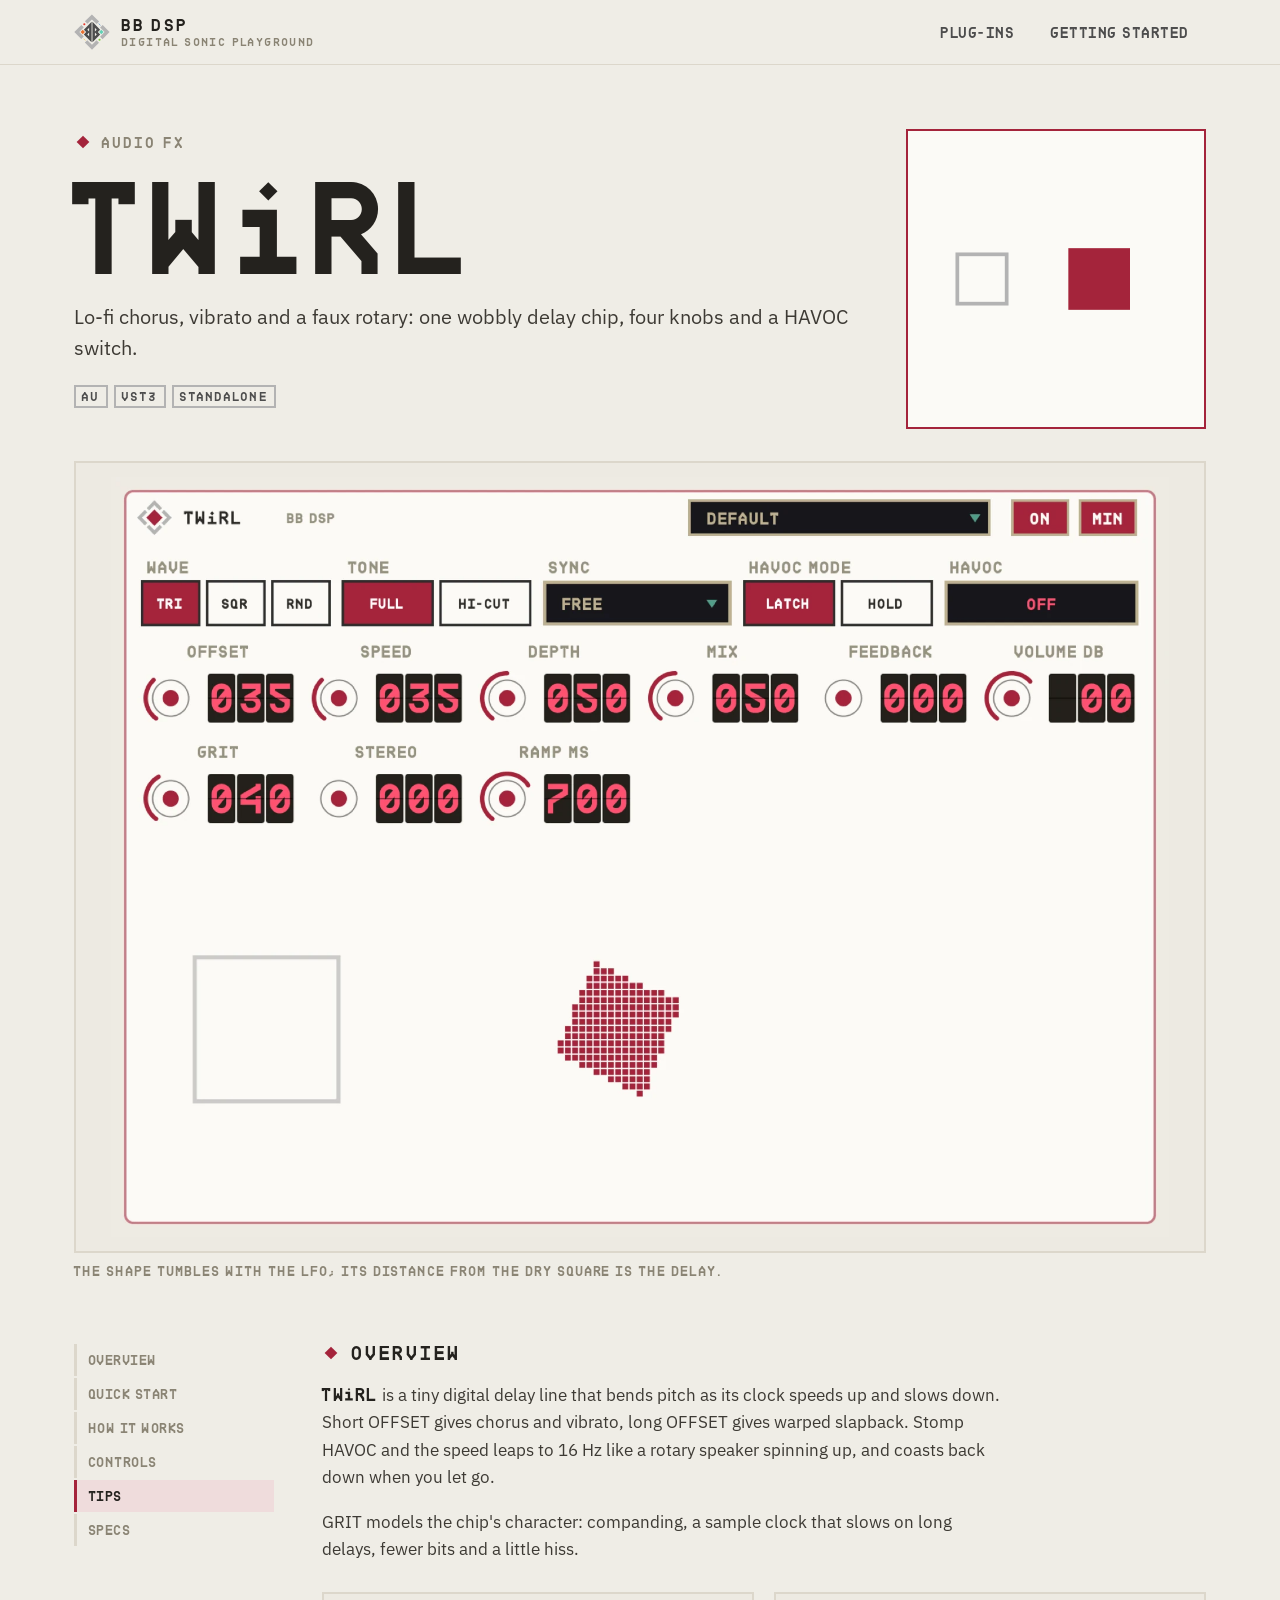
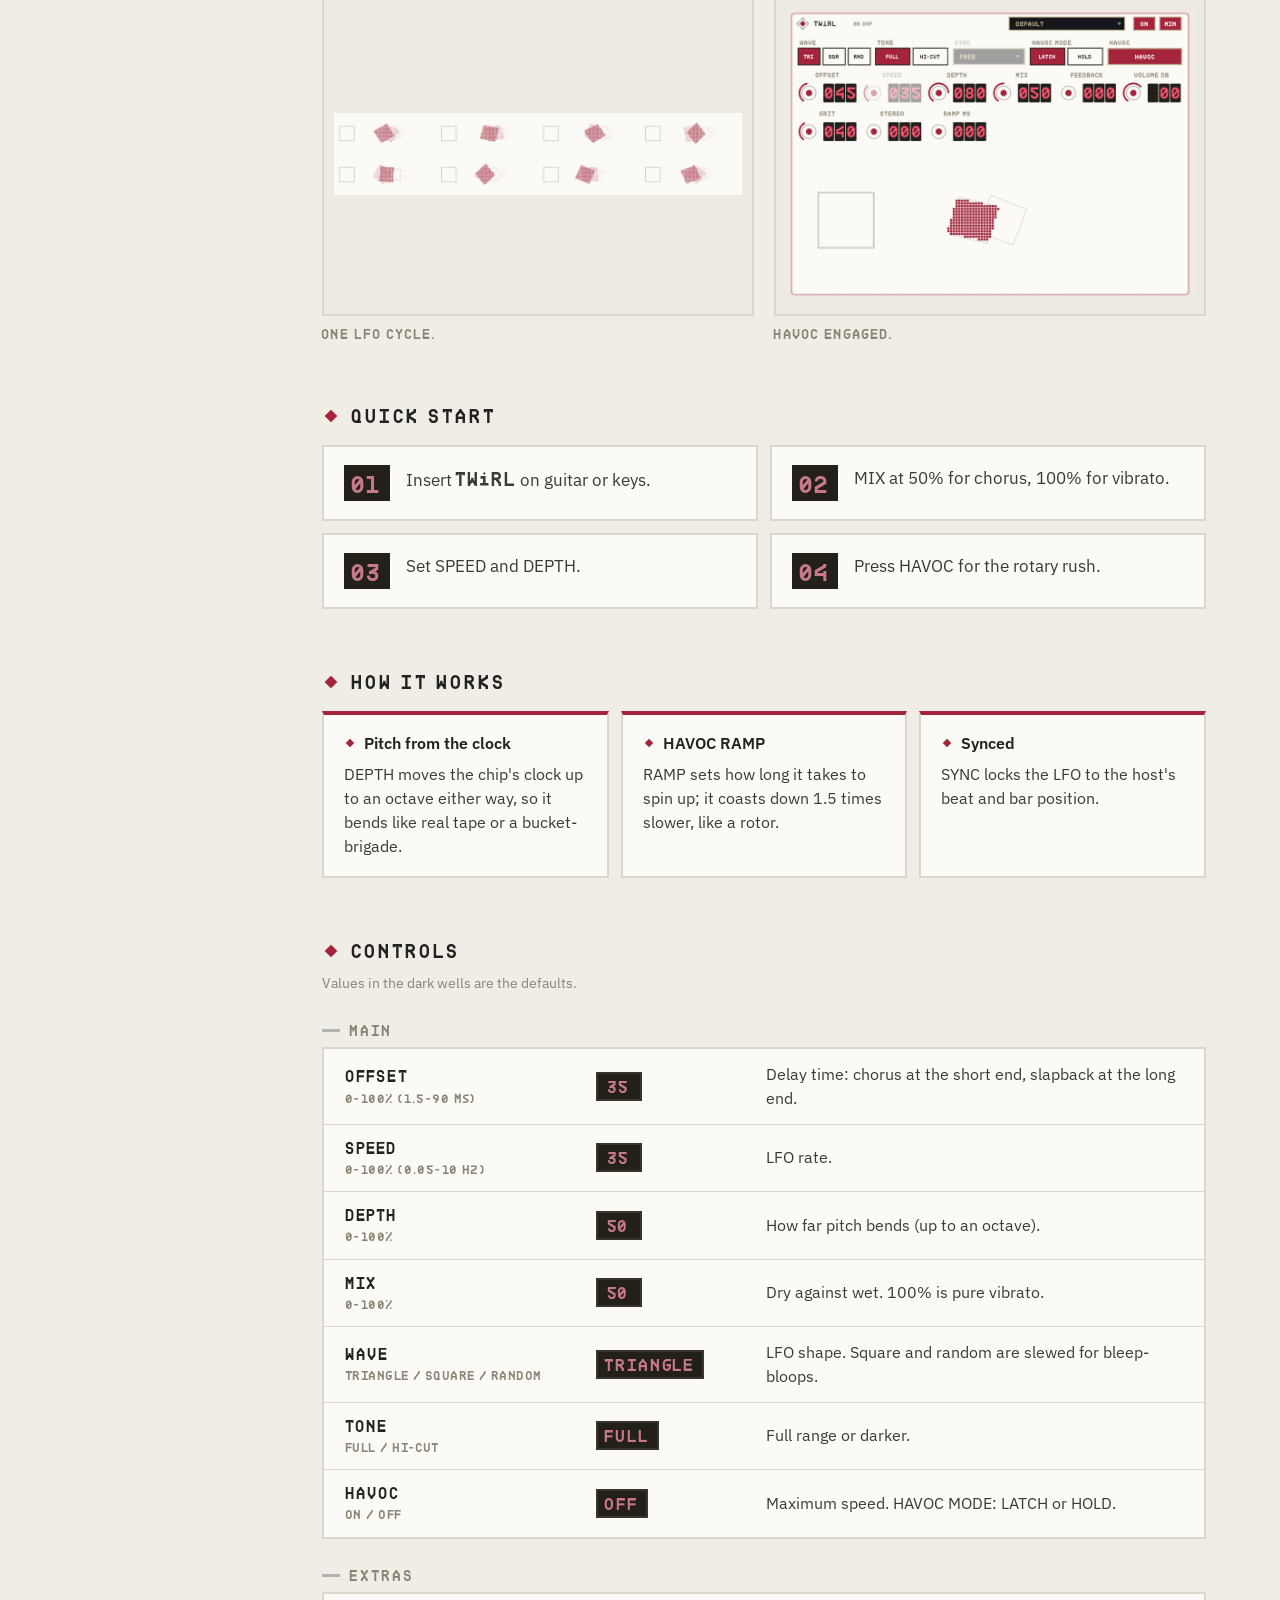
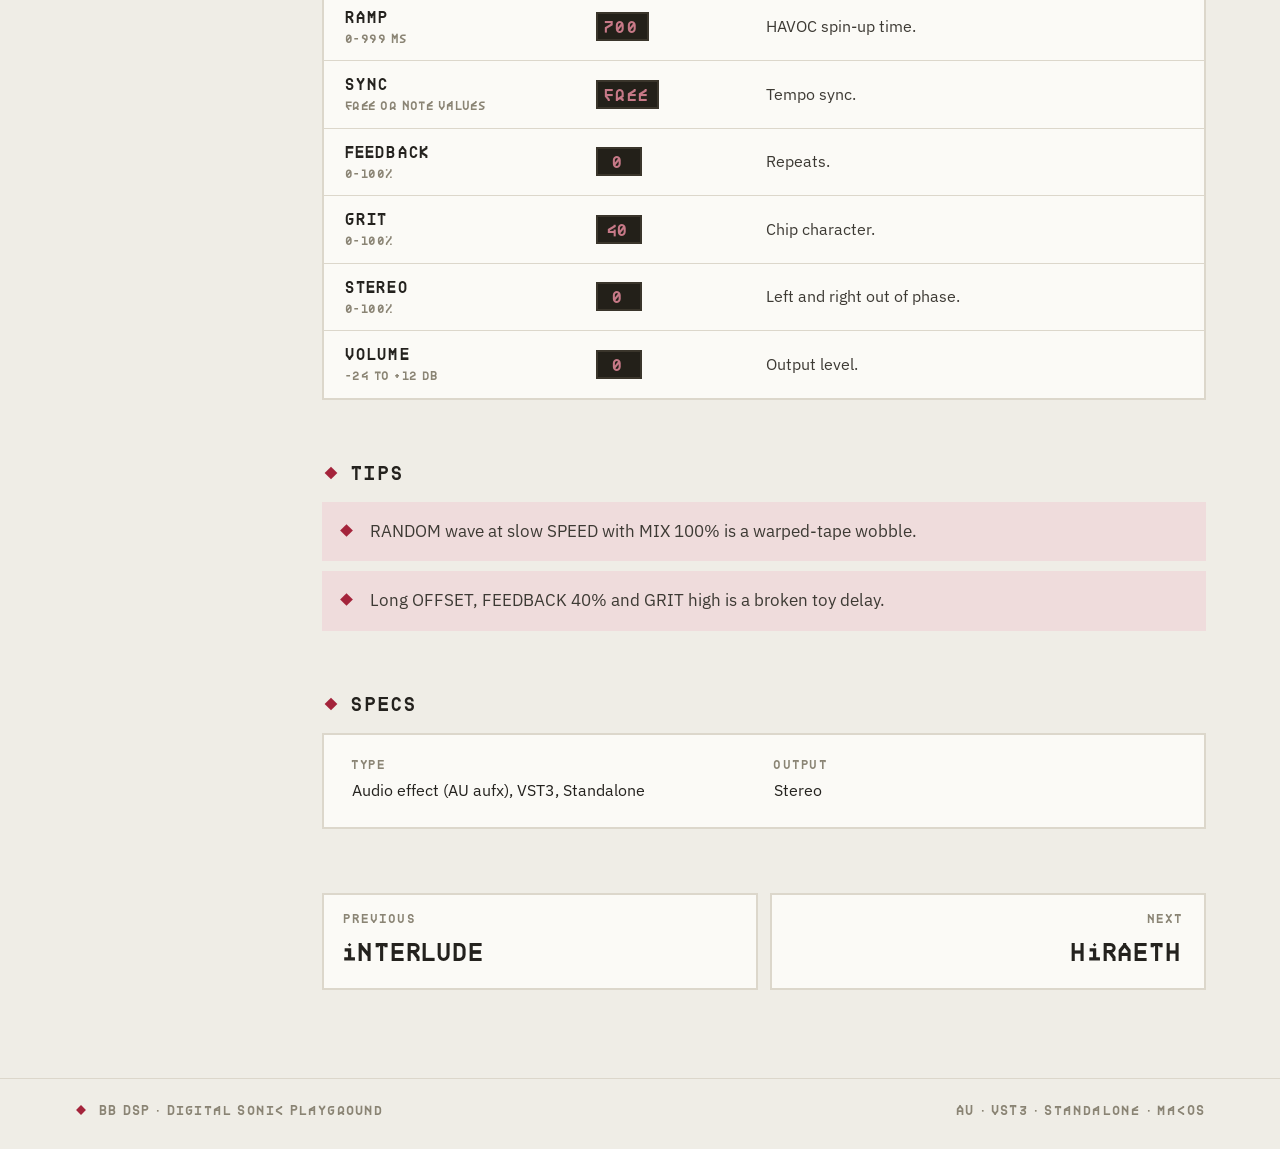
<file: docs/twirl.html>
<!doctype html>
<html lang="en"><head><meta charset="utf-8">
<meta name="viewport" content="width=device-width, initial-scale=1">
<title>TWiRL Manual · BB DSP</title>
<meta name="description" content="Lo-fi chorus, vibrato and a faux rotary: one wobbly delay chip, four knobs and a HAVOC switch.">
<link rel="icon" href="assets/mark.svg" type="image/svg+xml">
<link rel="preconnect" href="https://fonts.googleapis.com"><link rel="preconnect" href="https://fonts.gstatic.com" crossorigin>
<link href="https://fonts.googleapis.com/css2?family=IBM+Plex+Sans:ital,wght@0,400;0,500;0,600;1,400&display=swap" rel="stylesheet">
<link rel="stylesheet" href="assets/site.css?v=94354b3f">
</head><body style="--accent:#A4243B;--accent-ink:#A4243B;--accent-lcd:#C77987;--accent-on:#FBFAF6;--accent-soft:#EFDCDC;">
<header class="top"><div class="wrap top-in">
<a class="brand" href="index.html"><svg class="logo" viewBox="280 185 1390 1410" role="img" aria-label="BB DSP">
<g fill="#B3B3B3">
<polygon points="697,472 971,200 1253,476 1156,573 971,397 796,571"/>
<polygon points="697,472 971,200 1253,476 1156,573 971,397 796,571" transform="rotate(90 973 891)"/>
<polygon points="697,472 971,200 1253,476 1156,573 971,397 796,571" transform="rotate(180 973 891)"/>
<polygon points="697,472 971,200 1253,476 1156,573 971,397 796,571" transform="rotate(270 973 891)"/>
</g>
<g fill="#4D4D4D" fill-rule="evenodd">
<path d="M959,493 L657,799 L748,890 L656,985 L958,1290 Z M863,725 L791,799 L862,869 Z M861,913 L790,985 L862,1058 Z"/>
<path d="M959,493 L657,799 L748,890 L656,985 L958,1290 Z M863,725 L791,799 L862,869 Z M861,913 L790,985 L862,1058 Z" transform="translate(1951 0) scale(-1 1)"/>
</g>
<circle class="m m1" cx="674" cy="587" r="42" fill="#E8352A"/>
<line class="m m2" x1="1236" y1="560" x2="1306" y2="628" stroke="#3B80C4" stroke-width="26"/>
<rect class="m m3" x="551" y="832" width="122" height="122" fill="#EB712F" transform="rotate(45 612 893)"/>
<rect class="m m4" x="1279" y="828" width="122" height="122" fill="#62D1B5" transform="rotate(45 1340 889)"/>
<line class="m m5" x1="646" y1="1152" x2="714" y2="1220" stroke="#F4C443" stroke-width="26"/>
<circle class="m m6" cx="1270" cy="1192" r="42" fill="#7DD23F"/>
</svg><span><b>BB DSP</b><small>DIGITAL SONIC PLAYGROUND</small></span></a>
<nav><a href="index.html"><span class="t"><span class="sr">PLUG-INS</span><span aria-hidden="true">PLUG-INS</span></span></a><a href="getting-started.html"><span class="t"><span class="sr">GETTING STARTED</span><span aria-hidden="true">GETTING STARTED</span></span></a></nav></div></header>
<main>
<section class="phero wrap">
<div class="phero-txt">
<p class="eyebrow"><svg class="mk" width="18" height="18" viewBox="0 0 20 20" aria-hidden="true"><rect x="5" y="5" width="10" height="10" transform="rotate(45 10 10)" fill="var(--accent)"/></svg><span>AUDIO FX</span></p>
<h1 class="pname"><span class="t"><span class="sr">TWiRL</span><span aria-hidden="true">TW<svg class="li" viewBox="0 0 68 80"><path d="M3 24h30v41h17v15H1V65h17V39H3z"/><path d="M25.5 0l8 8-8 8-8-8z"/></svg>RL</span></span></h1>
<p class="lede">Lo-fi chorus, vibrato and a faux rotary: one wobbly delay chip, four knobs and a HAVOC switch.</p>
<p class="chips"><span class="chip">AU</span><span class="chip">VST3</span><span class="chip">STANDALONE</span></p>
</div>
<div class="phero-motion"><svg class="motion" viewBox="0 0 240 240" aria-hidden="true">
<rect x="40" y="100" width="40" height="40" fill="none" stroke="#B3B3B3" stroke-width="3"/>
<g style="animation:sway 2.6s ease-in-out infinite alternate"><rect x="130" y="95" width="50" height="50" fill="var(--accent)" style="transform-origin:155px 120px;animation:spin 2.6s linear infinite"/></g></svg></div>
</section>
<section class="wrap"><figure class="main-shot"><div class="shot"><img src="img/twirl/twirl_default.webp" alt="The shape tumbles with the LFO; its distance from the dry square is the delay."></div><figcaption>The shape tumbles with the LFO; its distance from the dry square is the delay.</figcaption></figure></section>
<div class="wrap layout">
<aside class="toc"><div><a href="#overview"><span class="t"><span class="sr">OVERVIEW</span><span aria-hidden="true">OVERVIEW</span></span></a><a href="#quick"><span class="t"><span class="sr">QUICK START</span><span aria-hidden="true">QUICK START</span></span></a><a href="#how"><span class="t"><span class="sr">HOW IT WORKS</span><span aria-hidden="true">HOW IT WORKS</span></span></a><a href="#controls"><span class="t"><span class="sr">CONTROLS</span><span aria-hidden="true">CONTROLS</span></span></a><a href="#tips"><span class="t"><span class="sr">TIPS</span><span aria-hidden="true">TIPS</span></span></a><a href="#specs"><span class="t"><span class="sr">SPECS</span><span aria-hidden="true">SPECS</span></span></a></div></aside>
<article class="doc">
<h2 class="sec" id="overview"><svg class="mk" width="18" height="18" viewBox="0 0 20 20" aria-hidden="true"><rect x="5" y="5" width="10" height="10" transform="rotate(45 10 10)" fill="var(--accent)"/></svg><span>OVERVIEW</span></h2>
<div class="prose"><p><span class="t"><span class="sr">TWiRL</span><span aria-hidden="true">TW<svg class="li" viewBox="0 0 68 80"><path d="M3 24h30v41h17v15H1V65h17V39H3z"/><path d="M25.5 0l8 8-8 8-8-8z"/></svg>RL</span></span> is a tiny digital delay line that bends pitch as its clock speeds up and slows down. Short OFFSET gives chorus and vibrato, long OFFSET gives warped slapback. Stomp HAVOC and the speed leaps to 16 Hz like a rotary speaker spinning up, and coasts back down when you let go.</p><p>GRIT models the chip&#x27;s character: companding, a sample clock that slows on long delays, fewer bits and a little hiss.</p></div>
<div class="gallery"><figure><div class="shot"><img src="img/twirl/twirl_motion.webp" alt="One LFO cycle." loading="lazy"></div><figcaption>One LFO cycle.</figcaption></figure><figure><div class="shot"><img src="img/twirl/twirl_havoc.webp" alt="HAVOC engaged." loading="lazy"></div><figcaption>HAVOC engaged.</figcaption></figure></div>
<h2 class="sec" id="quick"><svg class="mk" width="18" height="18" viewBox="0 0 20 20" aria-hidden="true"><rect x="5" y="5" width="10" height="10" transform="rotate(45 10 10)" fill="var(--accent)"/></svg><span>QUICK START</span></h2>
<ol class="steps"><li><span class="n">01</span><span>Insert <span class="t"><span class="sr">TWiRL</span><span aria-hidden="true">TW<svg class="li" viewBox="0 0 68 80"><path d="M3 24h30v41h17v15H1V65h17V39H3z"/><path d="M25.5 0l8 8-8 8-8-8z"/></svg>RL</span></span> on guitar or keys.</span></li><li><span class="n">02</span><span>MIX at 50% for chorus, 100% for vibrato.</span></li><li><span class="n">03</span><span>Set SPEED and DEPTH.</span></li><li><span class="n">04</span><span>Press HAVOC for the rotary rush.</span></li></ol>
<h2 class="sec" id="how"><svg class="mk" width="18" height="18" viewBox="0 0 20 20" aria-hidden="true"><rect x="5" y="5" width="10" height="10" transform="rotate(45 10 10)" fill="var(--accent)"/></svg><span>HOW IT WORKS</span></h2>
<div class="hows"><div class="how"><h3><svg class="mk" width="12" height="12" viewBox="0 0 20 20" aria-hidden="true"><rect x="5" y="5" width="10" height="10" transform="rotate(45 10 10)" fill="var(--accent)"/></svg>Pitch from the clock</h3><p>DEPTH moves the chip&#x27;s clock up to an octave either way, so it bends like real tape or a bucket-brigade.</p></div><div class="how"><h3><svg class="mk" width="12" height="12" viewBox="0 0 20 20" aria-hidden="true"><rect x="5" y="5" width="10" height="10" transform="rotate(45 10 10)" fill="var(--accent)"/></svg>HAVOC RAMP</h3><p>RAMP sets how long it takes to spin up; it coasts down 1.5 times slower, like a rotor.</p></div><div class="how"><h3><svg class="mk" width="12" height="12" viewBox="0 0 20 20" aria-hidden="true"><rect x="5" y="5" width="10" height="10" transform="rotate(45 10 10)" fill="var(--accent)"/></svg>Synced</h3><p>SYNC locks the LFO to the host&#x27;s beat and bar position.</p></div></div>
<h2 class="sec" id="controls"><svg class="mk" width="18" height="18" viewBox="0 0 20 20" aria-hidden="true"><rect x="5" y="5" width="10" height="10" transform="rotate(45 10 10)" fill="var(--accent)"/></svg><span>CONTROLS</span></h2>
<p class="hint">Values in the dark wells are the defaults.</p>
<h3 class="grp">MAIN</h3><div class="card table"><div class="row"><div class="rn">OFFSET<span class="rng">0-100% (1.5-90 ms)</span></div><div class="rv"><span class="lcd">35</span></div><div class="rd">Delay time: chorus at the short end, slapback at the long end.</div></div><div class="row"><div class="rn">SPEED<span class="rng">0-100% (0.05-10 Hz)</span></div><div class="rv"><span class="lcd">35</span></div><div class="rd">LFO rate.</div></div><div class="row"><div class="rn">DEPTH<span class="rng">0-100%</span></div><div class="rv"><span class="lcd">50</span></div><div class="rd">How far pitch bends (up to an octave).</div></div><div class="row"><div class="rn">MIX<span class="rng">0-100%</span></div><div class="rv"><span class="lcd">50</span></div><div class="rd">Dry against wet. 100% is pure vibrato.</div></div><div class="row"><div class="rn">WAVE<span class="rng">TRIANGLE / SQUARE / RANDOM</span></div><div class="rv"><span class="lcd">TRIANGLE</span></div><div class="rd">LFO shape. Square and random are slewed for bleep-bloops.</div></div><div class="row"><div class="rn">TONE<span class="rng">FULL / HI-CUT</span></div><div class="rv"><span class="lcd">FULL</span></div><div class="rd">Full range or darker.</div></div><div class="row"><div class="rn">HAVOC<span class="rng">ON / OFF</span></div><div class="rv"><span class="lcd">OFF</span></div><div class="rd">Maximum speed. HAVOC MODE: LATCH or HOLD.</div></div></div><h3 class="grp">EXTRAS</h3><div class="card table"><div class="row"><div class="rn">RAMP<span class="rng">0-999 ms</span></div><div class="rv"><span class="lcd">700</span></div><div class="rd">HAVOC spin-up time.</div></div><div class="row"><div class="rn">SYNC<span class="rng">free or note values</span></div><div class="rv"><span class="lcd">free</span></div><div class="rd">Tempo sync.</div></div><div class="row"><div class="rn">FEEDBACK<span class="rng">0-100%</span></div><div class="rv"><span class="lcd">0</span></div><div class="rd">Repeats.</div></div><div class="row"><div class="rn">GRIT<span class="rng">0-100%</span></div><div class="rv"><span class="lcd">40</span></div><div class="rd">Chip character.</div></div><div class="row"><div class="rn">STEREO<span class="rng">0-100%</span></div><div class="rv"><span class="lcd">0</span></div><div class="rd">Left and right out of phase.</div></div><div class="row"><div class="rn">VOLUME<span class="rng">-24 to +12 dB</span></div><div class="rv"><span class="lcd">0</span></div><div class="rd">Output level.</div></div></div>
<h2 class="sec" id="tips"><svg class="mk" width="18" height="18" viewBox="0 0 20 20" aria-hidden="true"><rect x="5" y="5" width="10" height="10" transform="rotate(45 10 10)" fill="var(--accent)"/></svg><span>TIPS</span></h2>
<ul class="tips"><li>RANDOM wave at slow SPEED with MIX 100% is a warped-tape wobble.</li><li>Long OFFSET, FEEDBACK 40% and GRIT high is a broken toy delay.</li></ul>
<h2 class="sec" id="specs"><svg class="mk" width="18" height="18" viewBox="0 0 20 20" aria-hidden="true"><rect x="5" y="5" width="10" height="10" transform="rotate(45 10 10)" fill="var(--accent)"/></svg><span>SPECS</span></h2>
<dl class="specs card"><div><dt>TYPE</dt><dd>Audio effect (AU aufx), VST3, Standalone</dd></div><div><dt>OUTPUT</dt><dd>Stereo</dd></div></dl>
<nav class="pn">
<a href="interlude.html" style="--accent:#F26419;--accent-ink:#BF5319;--accent-lcd:#F26419;--accent-on:#1E1C18;--accent-soft:#FAE5D7;"><small>PREVIOUS</small><span class="t"><span class="sr">iNTERLUDE</span><span aria-hidden="true"><svg class="li" viewBox="0 0 68 80"><path d="M3 24h30v41h17v15H1V65h17V39H3z"/><path d="M25.5 0l8 8-8 8-8-8z"/></svg>NTERLUDE</span></span></a>
<a href="hiraeth.html" class="nx" style="--accent:#7B89B7;--accent-ink:#677296;--accent-lcd:#808EBA;--accent-on:#1E1C18;--accent-soft:#E9EAED;"><small>NEXT</small><span class="t"><span class="sr">HiRAETH</span><span aria-hidden="true">H<svg class="li" viewBox="0 0 68 80"><path d="M3 24h30v41h17v15H1V65h17V39H3z"/><path d="M25.5 0l8 8-8 8-8-8z"/></svg>RAETH</span></span></a>
</nav>
</article></div></main>
<footer class="foot"><div class="wrap"><svg class="mk" width="14" height="14" viewBox="0 0 20 20" aria-hidden="true"><rect x="5" y="5" width="10" height="10" transform="rotate(45 10 10)" fill="var(--accent)"/></svg><span>BB DSP · Digital Sonic Playground</span><span class="sp"></span><span>AU · VST3 · Standalone · macOS</span></div></footer>
<script src="assets/site.js?v=e9fea648"></script>
</body></html>
</file>
<file: docs/assets/site.css>
/* BB DSP manuals - house style: frame grey, charcoal at rest, accent = active. */
@font-face { font-family: "BDRmono"; src: url("BDRmono2006.otf") format("opentype"); font-display: swap; }

:root {
  --bg: #EFEDE6; --card: #FBFAF6; --ink: #24221E; --body: #3D3A34; --label: #8A8474;
  --frame: #B3B3B3; --charcoal: #4D4D4D; --lcd: #232019; --rule: #DCD7CB;
  --accent: #F26419; --accent-ink: #B4440C; --accent-lcd: #F57A3A; --accent-on: #24221E; --accent-soft: #FCE6DA;
  --mono: "BDRmono", ui-monospace, Menlo, monospace;
  --sans: "IBM Plex Sans", system-ui, -apple-system, sans-serif;
  --wrap: 1180px;
}
* { box-sizing: border-box; }
html { -webkit-text-size-adjust: 100%; text-size-adjust: 100%; scroll-behavior: smooth; scroll-padding-top: 84px; }
body { margin: 0; background: var(--bg); color: var(--body); font: 17px/1.62 var(--sans); -webkit-font-smoothing: antialiased; }
img { max-width: 100%; display: block; }
a { color: var(--accent-ink); -webkit-tap-highlight-color: transparent; }
.wrap { max-width: var(--wrap); margin: 0 auto; padding: 0 24px; }
.sr { position: absolute; width: 1px; height: 1px; overflow: hidden; clip: rect(0 0 0 0); white-space: nowrap; }

/* Titles: BDRmono with a hand-drawn lowercase i that sits on the baseline */
.t { font-family: var(--mono); letter-spacing: .04em; white-space: nowrap; }
.li { width: .678em; height: .8em; fill: currentColor; vertical-align: baseline; overflow: visible; }

/* Header */
.top { position: sticky; top: 0; z-index: 10; background: color-mix(in srgb, var(--bg) 92%, transparent);
       backdrop-filter: blur(8px); -webkit-backdrop-filter: blur(8px); border-bottom: 1px solid var(--rule); }
.top-in { display: flex; align-items: center; gap: 24px; height: 64px; }
.brand { display: flex; align-items: center; gap: 12px; text-decoration: none; color: var(--ink); }
.brand .logo { width: 36px; height: 36px; }
.brand b { display: block; white-space: nowrap; font: 15px/1 var(--mono); letter-spacing: .12em; }
.brand small { display: block; font: 10px/1 var(--mono); letter-spacing: .14em; color: var(--label); margin-top: 5px; }
.top nav { margin-left: auto; display: flex; gap: 4px; }
.top nav a { font: 13px/1 var(--mono); color: var(--charcoal); text-decoration: none; padding: 10px 14px; border: 2px solid transparent; }
.top nav a[aria-current] { background: var(--lcd); color: #F3F0E8; }

/* Shared bits */
.mk { flex: none; display: inline-block; vertical-align: middle; }
.eyebrow { display: flex; align-items: center; gap: 10px; font: 13px/1 var(--mono); letter-spacing: .16em; color: var(--label); margin: 0 0 18px; }
.chip { display: inline-block; font: 11px/1 var(--mono); letter-spacing: .1em; padding: 6px 8px; background: var(--accent); color: var(--accent-on); }
.lcd { display: inline-flex; align-items: center; justify-content: center; min-width: 46px; padding: 7px 9px;
       background: var(--lcd); color: var(--accent-lcd); font: 15px/1 var(--mono); letter-spacing: .06em;
       box-shadow: inset 0 0 0 2px #3A352B; white-space: nowrap; max-width: 100%; overflow: hidden; text-overflow: ellipsis; }
.lcd.w { min-width: 64px; color: #F3F0E8; }
.card { background: var(--card); border: 2px solid var(--rule); padding: 24px 28px; }
.card p:first-child { margin-top: 0; } .card p:last-child { margin-bottom: 0; }
.btn { display: inline-block; font: 13px/1 var(--mono); letter-spacing: .1em; padding: 15px 20px; text-decoration: none;
       background: var(--lcd); color: #F3F0E8; border: 2px solid var(--lcd); }
.btn.ghost { background: transparent; color: var(--ink); border-color: var(--frame); }
.lede { font-size: 20px; line-height: 1.55; color: var(--body); max-width: 40em; }
h1, h2, h3 { color: var(--ink); }
.sec { display: flex; align-items: center; gap: 12px; font: 17px/1 var(--mono); letter-spacing: .12em; margin: 64px 0 20px; }
.sec .count { font-size: 12px; color: var(--label); }

/* Home hero */
.hero { display: grid; grid-template-columns: minmax(0, 1.25fr) minmax(0, 1fr); gap: 48px; align-items: center; padding-top: 72px; padding-bottom: 32px; }
.hero h1 { font: 400 clamp(44px, 6.4vw, 84px)/1.02 var(--mono); text-transform: uppercase; letter-spacing: .01em; margin: 0 0 24px; }
.hero h1 em { font-style: normal; color: var(--accent); }
.hero-logo .logo { width: 100%; max-width: 440px; margin-left: auto; }
.hero-logo .m { animation: blink 6s infinite; }
.hero-logo .m2 { animation-delay: 1s; } .hero-logo .m3 { animation-delay: 2s; } .hero-logo .m4 { animation-delay: 3s; }
.hero-logo .m5 { animation-delay: 4s; } .hero-logo .m6 { animation-delay: 5s; }
@keyframes blink { 0%, 12%, 100% { opacity: 1; } 5% { opacity: .15; } }
.cta { display: flex; gap: 12px; flex-wrap: wrap; margin-top: 32px; }

/* Plugin grid */
.bar { display: flex; align-items: flex-end; justify-content: space-between; gap: 20px; flex-wrap: wrap; margin: 56px 0 20px; }
.bar .sec { margin: 0; }
.seg { display: flex; flex-wrap: wrap; gap: 6px; }
.seg button { font: 12px/1 var(--mono); letter-spacing: .08em; padding: 11px 12px; background: var(--card); color: var(--charcoal);
              border: 2px solid var(--charcoal); cursor: pointer; }
.seg button.on { background: var(--accent); border-color: var(--accent); color: var(--accent-on); }
.grid { display: grid; grid-template-columns: repeat(3, minmax(0, 1fr)); gap: 20px; }
.pcard { display: flex; flex-direction: column; min-width: 0; background: var(--card); border: 2px solid color-mix(in srgb, var(--accent) 55%, var(--rule));
         text-decoration: none; color: var(--body); transition: transform .18s ease, border-color .18s ease; }
.pcard[hidden] { display: none; }
.pcard-h { display: flex; align-items: center; gap: 10px; padding: 16px 16px 14px; color: var(--ink); font-size: 18px; }
.pcard-h .chip { margin-left: auto; font-size: 10px; padding: 5px 6px; }
.pcard-img { position: relative; height: 0; padding-top: calc((100% - 32px) * .625); /* 16:10 of the box (card width less its 16px margins); works in every WebKit */ overflow: hidden; background: #EDEAE2; margin: 0 16px; border: 1px solid var(--rule); }
.pcard-img.dark { background: #131210; }
.pcard-img img { position: absolute; inset: 0; width: 100%; height: 100%; object-fit: cover; object-position: top left; transition: transform .4s ease; }
.pcard p { margin: 14px 16px 18px; font-size: 15px; line-height: 1.5; }

/* Plugin page hero */
.phero { display: grid; grid-template-columns: minmax(0, 1fr) 300px; gap: 40px; align-items: center; padding-top: 64px; padding-bottom: 32px; }
.pname { font: 400 clamp(56px, 9vw, 120px)/.95 var(--mono); margin: 0 0 22px; color: var(--ink); }
.pname .t { letter-spacing: .02em; }
.pname.grad .t > span[aria-hidden] { background: var(--accent-grad); -webkit-background-clip: text; background-clip: text; color: transparent; }
.pname.grad .li { fill: #6CC24A; }
.chips { display: flex; gap: 6px; margin-top: 22px; }
.chips .chip { background: transparent; color: var(--charcoal); box-shadow: inset 0 0 0 2px var(--frame); }
.phero-motion { background: var(--card); border: 2px solid var(--accent); aspect-ratio: 1; }
.motion { width: 100%; height: 100%; display: block; }

.main-shot { margin: 0; }
.shot { background: #EDEAE2; border: 2px solid var(--rule); padding: 14px; }
.shot.dark { background: #131210; border-color: #2B2823; }
.shot img { margin: 0 auto; max-height: 760px; width: auto; }
figcaption { font: 12px/1.4 var(--mono); letter-spacing: .08em; color: var(--label); margin-top: 10px; text-transform: uppercase; }

/* Plugin page body */
.layout { display: grid; grid-template-columns: 200px minmax(0, 1fr); gap: 48px; padding-bottom: 40px; }
.toc > div { position: sticky; top: 96px; display: flex; flex-direction: column; gap: 2px; margin-top: 64px; }
.toc a { font: 12px/1 var(--mono); letter-spacing: .1em; color: var(--label); text-decoration: none; padding: 10px 12px; border-left: 3px solid var(--rule); }
.toc a.on { color: var(--ink); border-left-color: var(--accent); background: var(--accent-soft); }
.doc { min-width: 0; }
.prose p { max-width: 40em; }
.prose .t, .rd .t, .tips .t, .how .t, .who .t { font-size: .92em; color: var(--ink); }

.gallery { display: grid; grid-template-columns: repeat(auto-fit, minmax(260px, 1fr)); gap: 20px; margin-top: 28px; }
.gallery figure { margin: 0; }
.gallery .shot { padding: 10px; aspect-ratio: 4 / 3; display: flex; align-items: center; }
.gallery .shot img { max-height: 100%; object-fit: contain; }

.steps { list-style: none; padding: 0; margin: 0; display: grid; grid-template-columns: repeat(2, 1fr); gap: 12px; }
.steps li { display: flex; gap: 16px; align-items: flex-start; background: var(--card); border: 2px solid var(--rule); padding: 18px 20px; }
.steps .n { font: 22px/1 var(--mono); color: var(--accent-lcd); background: var(--lcd); padding: 7px 8px; flex: none; }

.hows { display: grid; grid-template-columns: repeat(auto-fit, minmax(240px, 1fr)); gap: 12px; }
.how { background: var(--card); border: 2px solid var(--rule); border-top: 4px solid var(--accent); padding: 18px 20px; }
.how h3 { display: flex; align-items: center; gap: 8px; font: 600 16px/1.3 var(--sans); margin: 0 0 8px; }
.how p { margin: 0; font-size: 15.5px; line-height: 1.55; }

.hint { font-size: 14px; color: var(--label); margin: -8px 0 18px; }
.grp { display: flex; align-items: center; gap: 10px; font: 13px/1 var(--mono); letter-spacing: .14em; color: var(--label); margin: 30px 0 10px; }
.grp::before { content: ""; width: 18px; height: 3px; background: var(--frame); }
.table { padding: 0; }
.row { display: grid; grid-template-columns: 230px 150px minmax(0, 1fr); gap: 20px; align-items: center; padding: 14px 22px; border-top: 1px solid var(--rule); }
.row:first-child { border-top: 0; }
.rn { font: 14px/1.3 var(--mono); letter-spacing: .08em; color: var(--ink); }
.rn .t { letter-spacing: .08em; }
.rng { display: block; font: 11px/1.3 var(--mono); letter-spacing: .04em; color: var(--label); margin-top: 6px; }
.rd { font-size: 15.5px; line-height: 1.5; }

.tips { list-style: none; margin: 0; padding: 0; display: grid; gap: 10px; }
.tips li { position: relative; padding: 16px 20px 16px 48px; background: var(--accent-soft); }
.tips li::before { content: ""; position: absolute; left: 20px; top: 24px; width: 9px; height: 9px; background: var(--accent); transform: rotate(45deg); }

.specs { display: grid; grid-template-columns: repeat(auto-fit, minmax(220px, 1fr)); gap: 20px; margin: 0; }
.specs dt { font: 11px/1 var(--mono); letter-spacing: .14em; color: var(--label); margin-bottom: 8px; }
.specs dd { margin: 0; font-size: 15.5px; color: var(--ink); }

.pn { display: grid; grid-template-columns: 1fr 1fr; gap: 12px; margin-top: 64px; }
.pn a { display: block; background: var(--card); border: 2px solid var(--rule); padding: 18px 20px; text-decoration: none; color: var(--ink); font-size: 22px; }
.pn small { display: block; font: 11px/1 var(--mono); letter-spacing: .14em; color: var(--label); margin-bottom: 10px; }
.pn .nx { text-align: right; }

/* Getting started */
.doc .ph { font: 400 clamp(36px, 5vw, 60px)/1.05 var(--mono); text-transform: uppercase; margin: 0 0 20px; }
section.doc { padding-top: 64px; padding-bottom: 40px; max-width: 980px; }
.paths { display: grid; gap: 10px; margin: 18px 0; }
.paths div { display: flex; align-items: center; gap: 14px; }
.paths code { font: 14px/1.3 var(--mono); color: var(--ink); overflow-wrap: anywhere; }
.places { display: grid; grid-template-columns: repeat(2, 1fr); gap: 12px; }
.place { background: var(--card); border: 2px solid var(--rule); padding: 20px 22px; }
.place h3 { font: 14px/1 var(--mono); letter-spacing: .12em; margin: 0 0 10px; }
.place p { margin: 0 0 10px; font-size: 15.5px; }
.place .who { margin: 0; color: var(--label); font-size: 14px; }
.colours { display: grid; grid-template-columns: repeat(2, 1fr); gap: 18px 28px; }
.colours div { display: flex; gap: 14px; align-items: flex-start; }
.colours p { margin: 0 !important; font-size: 15.5px; }
.sw { flex: none; width: 26px; height: 26px; margin-top: 2px; }

.foot { border-top: 1px solid var(--rule); margin-top: 48px; }
.foot .wrap { display: flex; align-items: center; gap: 12px; padding-top: 24px; padding-bottom: 32px; font: 12px/1 var(--mono); letter-spacing: .1em; color: var(--label); }
.foot .sp { flex: 1; }

/* Hover effects only for a real mouse: on phones a finger passing over a card
   while scrolling counts as hover, which lifted cards and zoomed their screenshots. */
@media (hover: hover) and (pointer: fine) {
  .top nav a:hover { border-color: var(--frame); }
  .btn:hover { background: var(--accent); border-color: var(--accent); color: var(--accent-on); }
  .btn.ghost:hover { border-color: var(--ink); background: transparent; color: var(--ink); }
  .pcard:hover { border-color: var(--accent); }
  .toc a:hover { color: var(--ink); }
  .pn a:hover { border-color: var(--accent); }
}
/* The lift and screenshot zoom on plug-in cards: wide screens with a mouse only. */
@media (hover: hover) and (pointer: fine) and (min-width: 701px) {
  .pcard:hover { transform: translateY(-3px); }
  .pcard:hover .pcard-img img { transform: scale(1.03); }
}
/* Phones: cards never change size, whatever the browser reports about hover. */
@media (max-width: 700px) {
  .pcard, .pcard:hover, .pcard:active, .pcard:focus,
  .pcard-img img, .pcard:hover .pcard-img img { transform: none !important; transition: none !important; }
  .pcard { -webkit-tap-highlight-color: transparent; }
}

/* Animation keyframes for the per-plugin shapes */
@keyframes jelly { from { transform: scaleX(1) scaleY(1) skewX(-6deg); } to { transform: scaleX(.84) scaleY(1.18) skewX(6deg); } }
@keyframes spin { to { transform: rotate(360deg); } }
@keyframes stutter { 0% { transform: translateX(0); } 20% { transform: translateX(50px); } 30% { transform: translateX(50px) scale(.6); }
  40% { transform: translateX(50px); } 55% { transform: translateX(100px); } 65% { transform: translateX(0); } 80% { transform: translateX(150px); } 100% { transform: translateX(0); } }
@keyframes bob { 0%, 100% { transform: translateY(0); } 30% { transform: translateY(-14px); } 55% { transform: translateY(8px); } 75% { transform: translateY(-4px); } }
@keyframes breathe { 0% { transform: scale(.25); opacity: .3; } 85% { transform: scale(1); opacity: 1; } 100% { transform: scale(1); opacity: 0; } }
@keyframes punch { 0%, 84% { transform: scale(0); } 88% { transform: scale(1.15); } 100% { transform: scale(.9); } }
@keyframes phrase { 0%, 45% { opacity: 1; } 50%, 100% { opacity: .18; } }
@keyframes gap { 0%, 30% { transform: scale(0); } 48% { transform: scale(1); } 52% { transform: scale(1); } 70%, 100% { transform: scale(0); } }
@keyframes sway { from { transform: translateX(-30px); } to { transform: translateX(30px); } }

@media (prefers-reduced-motion: reduce) {
  *, *::before, *::after { animation-play-state: paused !important; transition: none !important; }
  html { scroll-behavior: auto; }
}

@media (max-width: 960px) {
  .grid { grid-template-columns: repeat(2, minmax(0, 1fr)); }
  .layout { grid-template-columns: minmax(0, 1fr); gap: 0; }
  .toc { display: none; }
  .row { grid-template-columns: 180px 140px minmax(0, 1fr); }
}
@media (max-width: 700px) {
  body { font-size: 16px; }
  .wrap { padding: 0 16px; }
  .top-in { height: 56px; gap: 12px; }
  .brand small { display: none; }
  .top nav a { padding: 8px 8px; font-size: 11px; }
  .hero, .phero { grid-template-columns: minmax(0, 1fr); padding-top: 40px; gap: 28px; }
  .hero-logo .logo { max-width: 240px; margin: 0 auto; }
  .phero-motion { max-width: 240px; }
  .grid, .steps, .places, .colours, .pn { grid-template-columns: minmax(0, 1fr); }
  .row { grid-template-columns: minmax(0, 1fr) auto; gap: 8px 14px; padding: 14px 16px; }
  .rd { grid-column: 1 / -1; }
  .card { padding: 20px; }
  .lede { font-size: 18px; }
  .sec { margin-top: 48px; }
}
@media (max-width: 400px) {
  /* Smallest phones: the logo alone, so both menu buttons fit beside it. */
  .brand > span { display: none; }
  .top nav a { padding: 8px 7px; }
}
</file>
